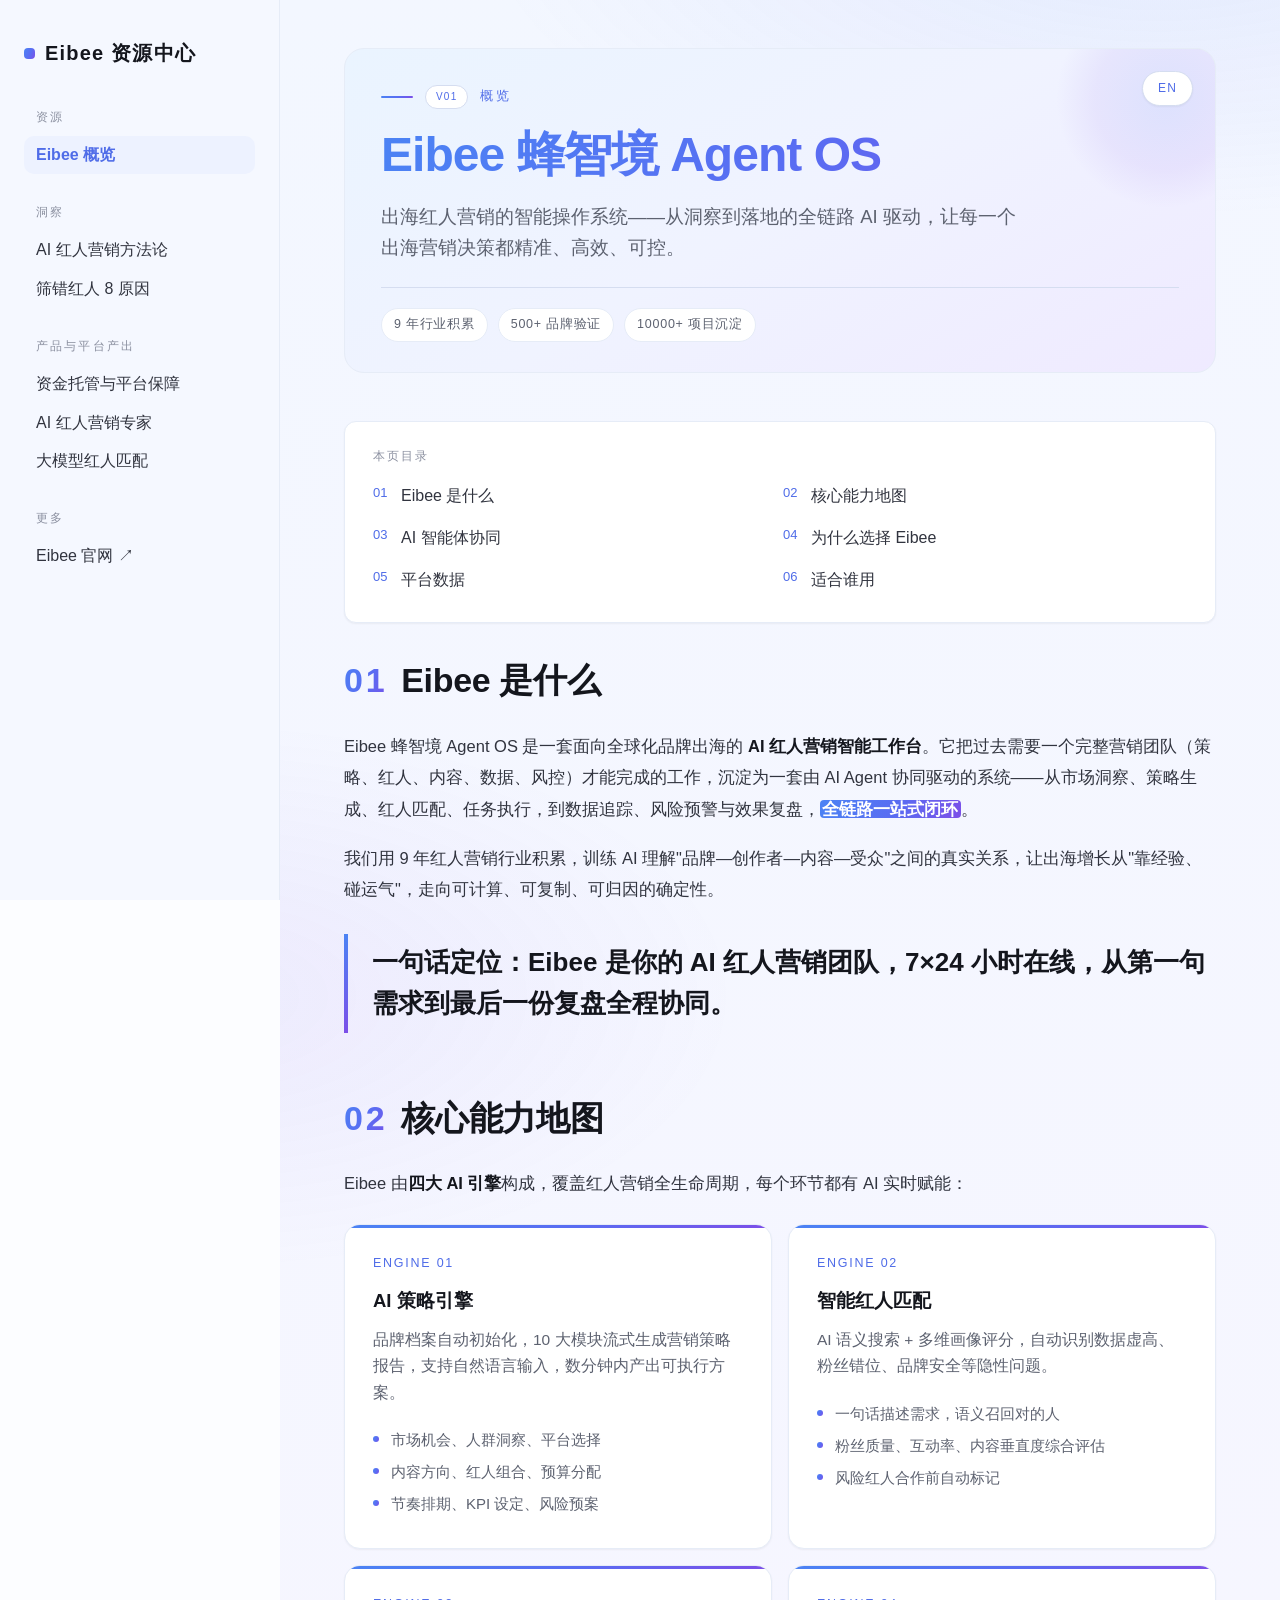
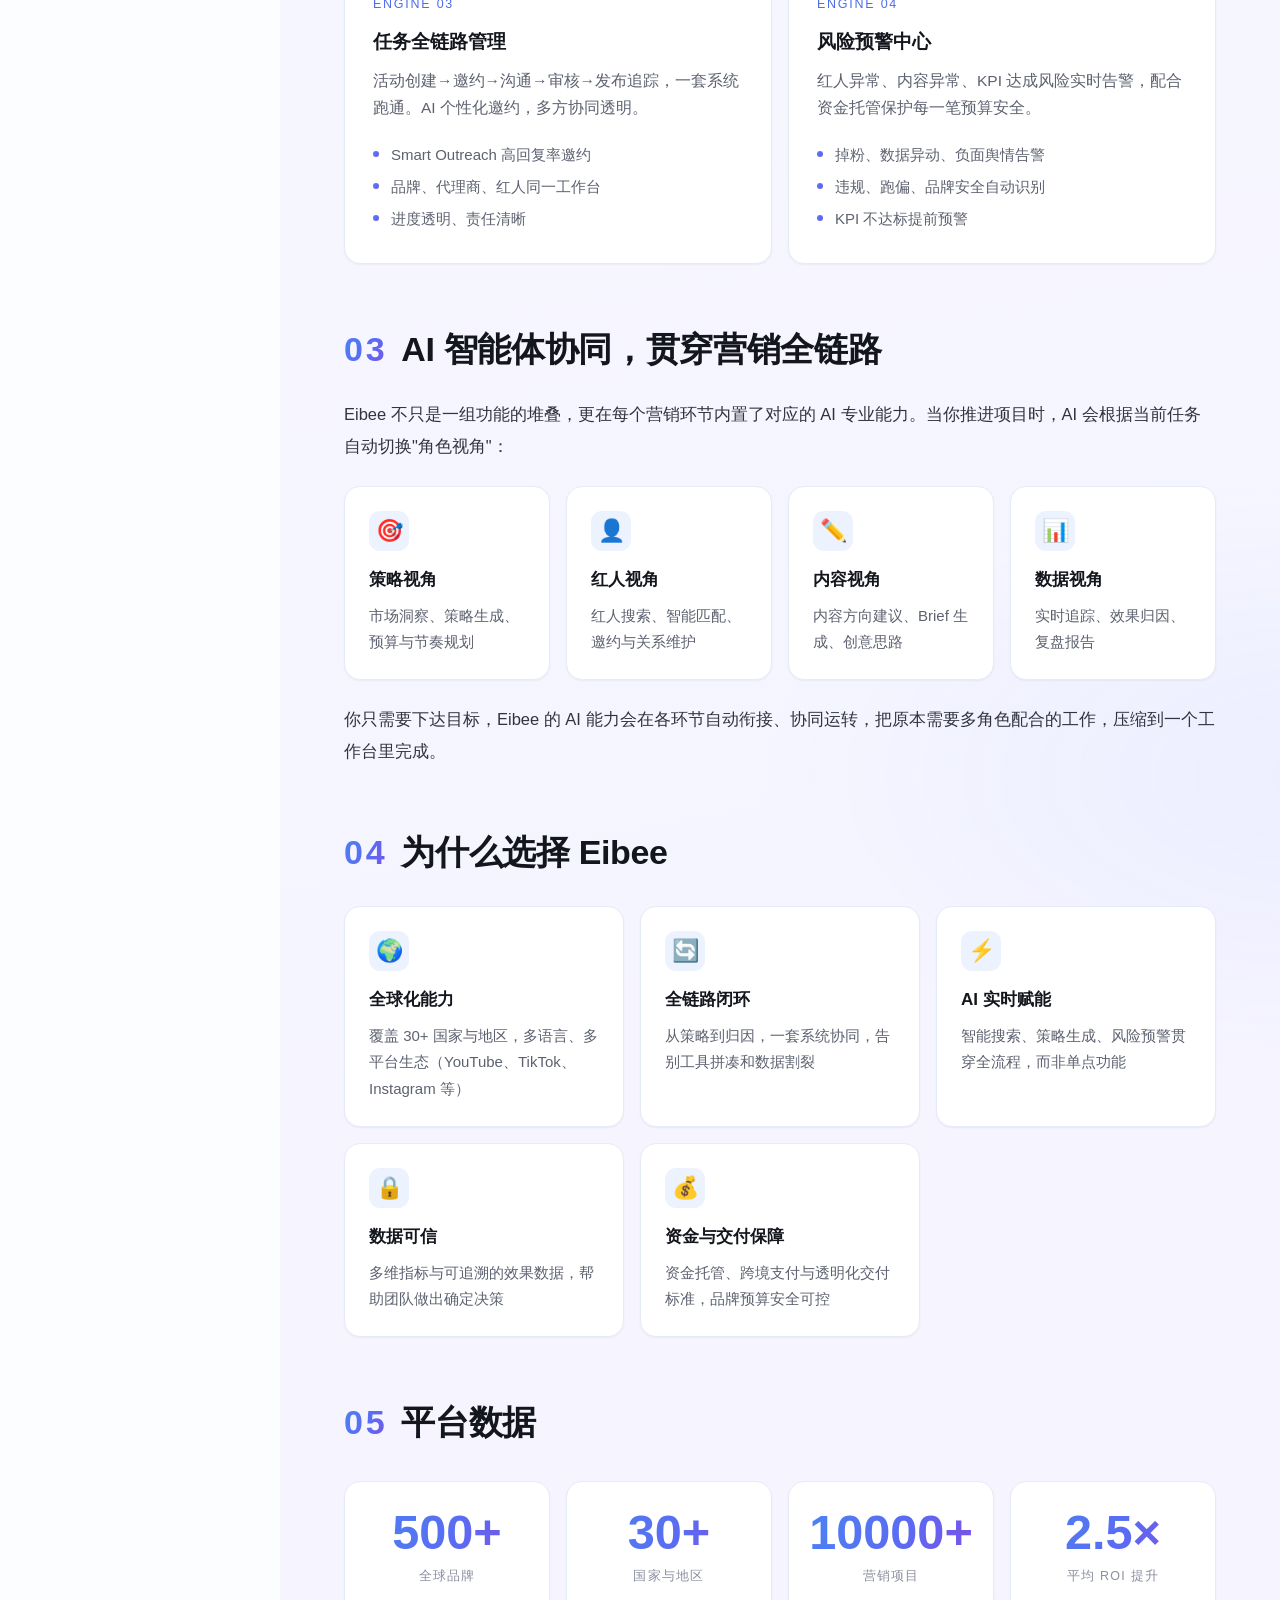
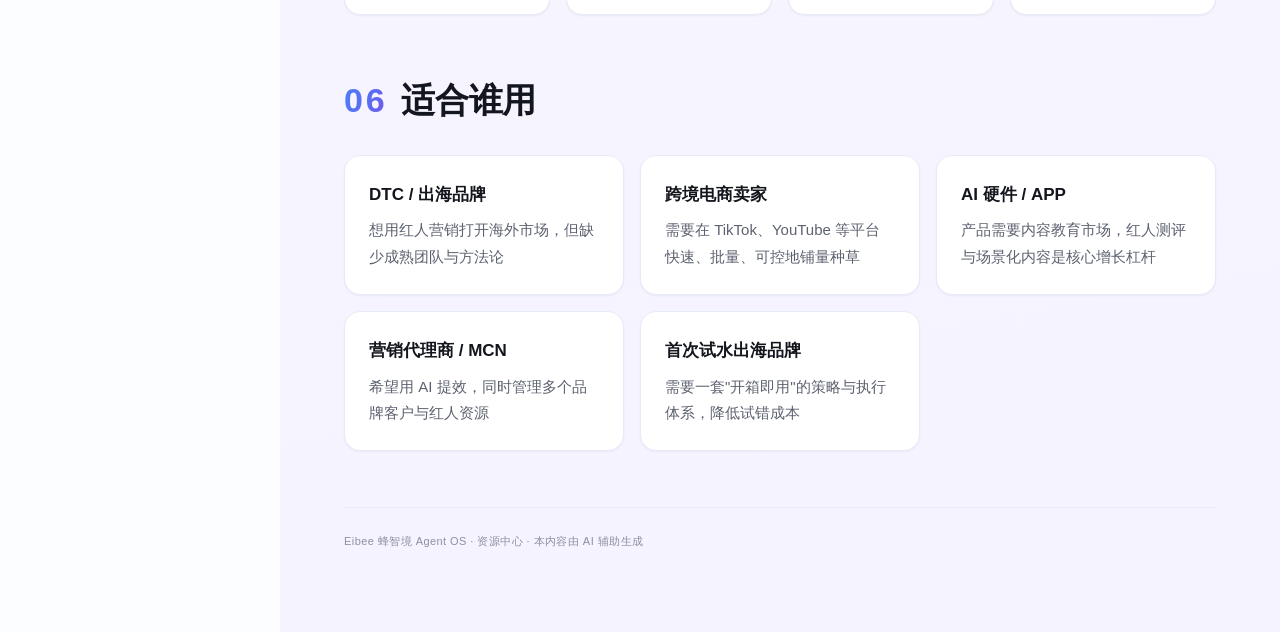
<file: index.html>
<!doctype html>
<html lang="zh-CN">
<head>
<meta charset="utf-8">
<meta name="viewport" content="width=device-width,initial-scale=1">
<title>Eibee 蜂智境 Agent OS · Eibee 资源中心</title>
<style>
:root{--paper:#fcfdff;--paper-2:#f5f8ff;--bg-soft:#eef4ff;--panel:#ffffff;--line:#e6ecf7;--line-strong:#d5ddf0;--ink:#14161d;--ink-2:#31343f;--ink-3:#5d6270;--grey:#8b90a0;--blue:#4b83f4;--indigo:#5468f0;--violet:#6a5cf0;--primary:#7459d9;--primary-hover:#8b73e5;--primary-active:#4b3a8c;--primary-soft:#edf2ff;--link:#4f6ce8;--grad:linear-gradient(115deg,#4b83f4 0%,#5a6cf2 55%,#7c4fe8 100%);--band:linear-gradient(150deg,#eaf4ff 0%,#f0f3ff 50%,#efeaff 100%);--shadow-sm:0 1px 2px rgba(20,22,29,.05);--shadow-md:0 8px 24px rgba(20,22,29,.07);--shadow-acc:0 8px 24px rgba(84,104,240,.14);--r-lg:16px;--r-md:12px;--title:'CreatorOS Alibaba PuHuiTi Medium','Alibaba PuHuiTi Medium','Alibaba PuHuiTi 3.0 65 Medium','PingFang SC','Microsoft YaHei',sans-serif;--mono:'CreatorOS Alibaba PuHuiTi Web','Alibaba PuHuiTi','Alibaba PuHuiTi 3.0 55 Regular','PingFang SC','Microsoft YaHei',sans-serif;--sans:'CreatorOS Alibaba PuHuiTi Web','Alibaba PuHuiTi','Alibaba PuHuiTi 3.0 55 Regular','PingFang SC','Microsoft YaHei',sans-serif;--sidebar-w:280px}*,*::before,*::after{box-sizing:border-box;margin:0;padding:0}html{scroll-behavior:smooth;-webkit-text-size-adjust:100%}body{font-family:var(--sans);background:var(--paper);color:var(--ink);line-height:1.75;font-size:16.5px;-webkit-font-smoothing:antialiased;-moz-osx-font-smoothing:grayscale}h1,h2,h3,h4,h5,h6,.sidebar-logo,.sidebar-group-title,.toc-title{font-family:var(--title)}::selection{background:#4b83f4;color:#fff}.page-wrap{display:flex;min-height:100vh}.sidebar{width:var(--sidebar-w);min-width:var(--sidebar-w);background:var(--paper-2);border-right:1px solid var(--line);padding:36px 0;position:fixed;top:0;left:0;bottom:0;overflow-y:auto;z-index:100}.sidebar-inner{padding:0 24px}.sidebar-logo{display:flex;align-items:center;gap:10px;font-family:var(--title);font-size:20px;font-weight:700;letter-spacing:.06em;color:var(--ink);text-decoration:none;margin-bottom:36px}.sidebar-logo::before{content:"";width:11px;height:11px;border-radius:4px;background:var(--grad);flex:none}.sidebar-group{margin-bottom:28px}.sidebar-group-title{font-family:var(--title);font-size:12px;letter-spacing:.18em;color:var(--grey);text-transform:uppercase;padding:0 12px;margin-bottom:8px}.sidebar-item{display:flex;align-items:center;gap:10px;padding:8px 12px;border-radius:10px;font-size:16px;color:var(--ink-2);text-decoration:none;transition:background .15s,color .15s;line-height:1.4}.sidebar-item:hover{background:var(--primary-soft);color:var(--link)}.sidebar-item.active{background:var(--primary-soft);color:var(--link);font-weight:600}.sidebar-item .si-icon{display:none}.sidebar-item.sub{padding-left:34px;font-size:16px;color:var(--ink-3)}.sidebar-item.sub.active{color:var(--link);background:var(--primary-soft)}.lang-toggle{position:absolute;top:22px;right:22px;z-index:5;padding:6px 15px;border-radius:999px;background:var(--panel);color:var(--link);border:1px solid var(--line-strong);font-family:var(--mono);font-size:12px;letter-spacing:.1em;text-decoration:none;cursor:pointer;box-shadow:var(--shadow-sm);transition:background .15s,border-color .15s,color .15s,box-shadow .15s}.lang-toggle:hover{background:var(--grad);border-color:transparent;color:#fff;box-shadow:var(--shadow-acc)}.sidebar-toggle{display:none;position:fixed;top:16px;left:16px;z-index:200;width:40px;height:40px;border-radius:10px;background:var(--panel);color:var(--ink);border:1px solid var(--line-strong);font-size:18px;cursor:pointer;align-items:center;justify-content:center;box-shadow:var(--shadow-sm)}.main{margin-left:var(--sidebar-w);flex:1;min-width:0;background:radial-gradient(1100px 480px at 88% -80px,rgba(91,124,244,.11),transparent 62%),radial-gradient(900px 460px at -80px 26%,rgba(124,79,232,.075),transparent 60%),radial-gradient(1000px 520px at 105% 62%,rgba(91,124,244,.06),transparent 58%),linear-gradient(170deg,#f3f7ff 0%,#f6f6ff 45%,#f5f3ff 100%)}.main-inner{position:relative;max-width:none;margin:0;padding:48px 64px 80px}.doc-hero{margin-bottom:48px;position:relative;background:var(--band);border:1px solid var(--line);border-radius:20px;padding:36px 36px 30px;overflow:hidden}.doc-hero::after{content:"";position:absolute;top:-60px;right:-60px;width:220px;height:220px;border-radius:50%;background:radial-gradient(circle,rgba(91,124,244,.13) 0%,rgba(124,79,232,.08) 45%,transparent 70%);pointer-events:none}.doc-eyebrow{font-family:var(--mono);font-size:12.5px;letter-spacing:.2em;color:var(--link);margin-bottom:16px;display:flex;align-items:center;gap:12px}.doc-eyebrow::before{content:"";width:32px;height:2px;border-radius:2px;background:var(--grad)}.doc-eyebrow .cat-tag{display:inline-block;padding:2px 10px;border-radius:999px;background:var(--panel);color:var(--link);border:1px solid var(--line-strong);font-size:10px;letter-spacing:.12em}.doc-title{font-size:clamp(30px,4.2vw,48px);font-weight:900;line-height:1.25;letter-spacing:-.02em;background:var(--grad);-webkit-background-clip:text;background-clip:text;-webkit-text-fill-color:transparent;color:var(--indigo);margin-bottom:16px}.doc-subtitle{font-size:18.5px;color:var(--ink-3);line-height:1.7;max-width:640px}.doc-meta{display:flex;gap:10px;flex-wrap:wrap;margin-top:24px;padding-top:20px;border-top:1px solid var(--line-strong);font-family:var(--mono);font-size:12.5px;letter-spacing:.06em;color:var(--ink-3)}.doc-meta span{display:flex;align-items:center;gap:6px;padding:5px 12px;border-radius:999px;background:var(--panel);border:1px solid var(--line)}.sec{margin-bottom:56px;scroll-margin-top:24px}.sec-head{display:flex;align-items:baseline;gap:14px;margin-bottom:20px}.sec-num{font-family:var(--mono);font-size:clamp(26px,3vw,34px);font-weight:700;background:var(--grad);-webkit-background-clip:text;background-clip:text;-webkit-text-fill-color:transparent;color:var(--indigo);letter-spacing:.08em;min-width:32px}.sec-title{font-size:clamp(26px,3vw,34px);font-weight:800;line-height:1.3;letter-spacing:-.01em;color:var(--ink)}.sec-lead{font-size:18px;color:var(--ink-3);line-height:1.8;margin-bottom:20px}.sec p{margin-bottom:18px;color:var(--ink-2);font-size:16.5px;line-height:1.9}.sec strong{color:var(--ink);font-weight:700}.hl{background:var(--grad);color:#fff;padding:0 .15em;border-radius:4px;font-weight:600}.pull{font-weight:800;font-size:clamp(20px,2.4vw,26px);line-height:1.6;border-left:4px solid transparent;border-image:linear-gradient(180deg,#4b83f4,#7c4fe8) 1;padding:8px 0 8px 24px;margin:28px 0;color:var(--ink)}.cards{display:grid;gap:16px;margin:24px 0}.cards-2{grid-template-columns:repeat(2,1fr)}.cards-3{grid-template-columns:repeat(3,1fr)}.cards-4{grid-template-columns:repeat(4,1fr)}.card{background:var(--panel);border:1px solid var(--line);border-radius:var(--r-lg);padding:24px;box-shadow:var(--shadow-sm);transition:transform .2s,box-shadow .2s,border-color .2s}.card:hover{transform:translateY(-3px);border-color:#a8b8f5;box-shadow:var(--shadow-acc)}.card-icon{width:40px;height:40px;border-radius:11px;background:var(--primary-soft);color:var(--link);display:flex;align-items:center;justify-content:center;font-size:22px;margin-bottom:14px}.card h4{font-size:17px;font-weight:700;margin-bottom:8px;color:var(--ink)}.card p{font-size:15px;color:var(--ink-3);line-height:1.75;margin:0}.feat-card{background:var(--panel);border:1px solid var(--line);border-radius:var(--r-lg);padding:28px;position:relative;overflow:hidden;box-shadow:var(--shadow-sm);transition:transform .2s,box-shadow .2s,border-color .2s}.feat-card:hover{transform:translateY(-3px);border-color:#a8b8f5;box-shadow:var(--shadow-acc)}.feat-card::before{content:"";position:absolute;top:0;left:0;right:0;height:3px;background:var(--grad)}.feat-card .fc-num{font-family:var(--mono);font-size:12.5px;letter-spacing:.14em;color:var(--link);margin-bottom:10px}.feat-card h4{font-size:18.5px;font-weight:700;margin-bottom:10px;color:var(--ink)}.feat-card p{font-size:15.5px;color:var(--ink-3);line-height:1.7}.feat-card ul{margin:12px 0 0;padding:0;list-style:none}.feat-card ul li{font-size:15px;color:var(--ink-3);padding:4px 0;padding-left:18px;position:relative;line-height:1.6}.feat-card ul li::before{content:"";position:absolute;left:0;top:12px;width:6px;height:6px;border-radius:50%;background:var(--grad)}.acc-band{background:var(--band);border:1px solid var(--line);border-radius:18px;padding:clamp(28px,4vw,48px);margin:32px 0}.acc-band .sec-title{color:var(--ink)}.stats-row{display:grid;gap:16px;margin:28px 0}.stats-4{grid-template-columns:repeat(4,1fr)}.stats-3{grid-template-columns:repeat(3,1fr)}.stat{text-align:center;padding:26px 16px;background:var(--panel);border:1px solid var(--line);border-radius:var(--r-lg);box-shadow:var(--shadow-sm);transition:border-color .2s,box-shadow .2s,transform .2s}.stat:hover{border-color:#a8b8f5;box-shadow:var(--shadow-acc);transform:translateY(-3px)}.stat .num{font-size:clamp(32px,3.8vw,50px);font-weight:900;background:var(--grad);-webkit-background-clip:text;background-clip:text;-webkit-text-fill-color:transparent;color:var(--indigo);line-height:1;font-variant-numeric:tabular-nums}.stat .label{font-family:var(--mono);font-size:12.5px;letter-spacing:.1em;color:var(--grey);margin-top:10px}.table-wrap{overflow-x:auto;margin:24px 0}table{width:100%;border-collapse:collapse;font-size:15.5px}th{text-align:left;padding:14px 16px;font-family:var(--mono);font-size:12.5px;letter-spacing:.1em;color:var(--link);border-bottom:2px solid transparent;border-image:linear-gradient(90deg,#4b83f4,#7c4fe8) 1;text-transform:uppercase}td{padding:16px 18px;border-bottom:1px solid var(--line);color:var(--ink-2)}tr:hover td{background:var(--paper-2)}.steps{margin:28px 0;position:relative}.step{display:flex;gap:20px;margin-bottom:24px;position:relative}.step:last-child{margin-bottom:0}.step-marker{width:40px;height:40px;flex:none;border-radius:50%;background:var(--grad);color:#fff;display:flex;align-items:center;justify-content:center;font-family:var(--mono);font-weight:700;font-size:15px}.step-body h4{font-size:17px;font-weight:700;margin-bottom:6px;color:var(--ink)}.step-body p{font-size:15.5px;color:var(--ink-3);margin:0;line-height:1.7}.doc-footer{margin-top:48px;padding-top:24px;border-top:1px solid var(--line);font-family:var(--mono);font-size:11px;letter-spacing:.04em;color:var(--grey);line-height:1.8}.toc{background:var(--panel);border:1px solid var(--line);border-radius:var(--r-md);padding:24px 28px;margin:28px 0;box-shadow:var(--shadow-sm)}.toc-title{font-family:var(--title);font-size:11.5px;letter-spacing:.18em;color:var(--grey);text-transform:uppercase;margin-bottom:12px}.toc-list{list-style:none;display:grid;grid-template-columns:repeat(2,1fr);gap:6px}.toc-list a{color:var(--ink-2);text-decoration:none;font-size:16px;padding:4px 0;display:flex;gap:8px;transition:color .15s}.toc-list a:hover{color:var(--link)}.toc-list a .tn{font-family:var(--mono);font-size:13px;color:var(--link);min-width:20px}@media(max-width:900px){.sidebar{transform:translateX(-100%);transition:transform .25s;box-shadow:8px 0 40px rgba(20,22,29,.18)}.sidebar.open{transform:translateX(0)}.sidebar-toggle{display:flex}.main{margin-left:0}.main-inner{padding:32px 20px 60px}.lang-toggle{top:14px;right:14px}.doc-hero{padding:26px 22px 24px}.cards-2,.cards-3,.cards-4{grid-template-columns:1fr}.stats-4,.stats-3{grid-template-columns:repeat(2,1fr)}.toc-list{grid-template-columns:1fr}}@media(max-width:560px){.stats-4,.stats-3{grid-template-columns:1fr}}@media print{.sidebar,.sidebar-toggle,.lang-toggle{display:none!important}.main{margin-left:0}.main-inner{max-width:100%;padding:0}.sec{break-inside:avoid}.card,.feat-card,.stat,.acc-band,.doc-hero{break-inside:avoid;box-shadow:none}.doc-title,.sec-num,.stat .num{-webkit-text-fill-color:currentColor;color:var(--indigo)}}
</style>
</head>
<body>
<div class="page-wrap">
<aside class="sidebar" id="sidebar">
  <div class="sidebar-inner">
    <a class="sidebar-logo" href="index.html?sharecode=LYEO55FTEU">Eibee 资源中心</a>
    <div class="sidebar-group">
  <div class="sidebar-group-title">资源</div>
  <a class="sidebar-item active" href="index.html?sharecode=LYEO55FTEU"><span class="si-icon">›</span>Eibee 概览</a>
</div><div class="sidebar-group">
  <div class="sidebar-group-title">洞察</div>
  <a class="sidebar-item" href="methodology.html?sharecode=LYEO55FTEU"><span class="si-icon">›</span>AI 红人营销方法论</a><a class="sidebar-item" href="8-mistakes.html?sharecode=LYEO55FTEU"><span class="si-icon">›</span>筛错红人 8 原因</a>
</div><div class="sidebar-group">
  <div class="sidebar-group-title">产品与平台产出</div>
  <a class="sidebar-item" href="fund-escrow.html?sharecode=LYEO55FTEU"><span class="si-icon">›</span>资金托管与平台保障</a><a class="sidebar-item" href="ai-expert.html?sharecode=LYEO55FTEU"><span class="si-icon">›</span>AI 红人营销专家</a><a class="sidebar-item" href="llm-matching.html?sharecode=LYEO55FTEU"><span class="si-icon">›</span>大模型红人匹配</a>
</div>
<div class="sidebar-group">
  <div class="sidebar-group-title">更多</div>
  <a class="sidebar-item" href="https://www.eibee.ai" target="_blank" rel="noopener"><span class="si-icon">›</span>Eibee 官网 ↗</a>
</div>
  </div>
</aside>
<button class="sidebar-toggle" id="sidebarToggle">☰</button>
<main class="main"><div class="main-inner">
<div class="doc-hero"><a class="lang-toggle" href="index-en.html?sharecode=LYEO55FTEU">EN</a>
  <div class="doc-eyebrow"><span class="cat-tag">V01</span> 概览</div>
  <h1 class="doc-title">Eibee 蜂智境 Agent OS</h1>
  <p class="doc-subtitle">出海红人营销的智能操作系统——从洞察到落地的全链路 AI 驱动，让每一个出海营销决策都精准、高效、可控。</p>
  <div class="doc-meta"><span>9 年行业积累</span><span>500+ 品牌验证</span><span>10000+ 项目沉淀</span></div>
</div>
<div class="toc"><div class="toc-title">本页目录</div><div class="toc-list"><a href="#s1"><span class="tn">01</span>Eibee 是什么</a><a href="#s2"><span class="tn">02</span>核心能力地图</a><a href="#s3"><span class="tn">03</span>AI 智能体协同</a><a href="#s4"><span class="tn">04</span>为什么选择 Eibee</a><a href="#s5"><span class="tn">05</span>平台数据</a><a href="#s6"><span class="tn">06</span>适合谁用</a></div></div>

<section class="sec" id="s1">
  <div class="sec-head"><span class="sec-num">01</span><h2 class="sec-title">Eibee 是什么</h2></div>
  <p>Eibee 蜂智境 Agent OS 是一套面向全球化品牌出海的 <strong>AI 红人营销智能工作台</strong>。它把过去需要一个完整营销团队（策略、红人、内容、数据、风控）才能完成的工作，沉淀为一套由 AI Agent 协同驱动的系统——从市场洞察、策略生成、红人匹配、任务执行，到数据追踪、风险预警与效果复盘，<span class="hl">全链路一站式闭环</span>。</p>
  <p>我们用 9 年红人营销行业积累，训练 AI 理解"品牌—创作者—内容—受众"之间的真实关系，让出海增长从"靠经验、碰运气"，走向可计算、可复制、可归因的确定性。</p>
  <div class="pull">一句话定位：Eibee 是你的 AI 红人营销团队，7×24 小时在线，从第一句需求到最后一份复盘全程协同。</div>
</section>

<section class="sec" id="s2">
  <div class="sec-head"><span class="sec-num">02</span><h2 class="sec-title">核心能力地图</h2></div>
  <p>Eibee 由<strong>四大 AI 引擎</strong>构成，覆盖红人营销全生命周期，每个环节都有 AI 实时赋能：</p>
  <div class="cards cards-2">
    <div class="feat-card">
      <div class="fc-num">ENGINE 01</div>
      <h4>AI 策略引擎</h4>
      <p>品牌档案自动初始化，10 大模块流式生成营销策略报告，支持自然语言输入，数分钟内产出可执行方案。</p>
      <ul>
        <li>市场机会、人群洞察、平台选择</li>
        <li>内容方向、红人组合、预算分配</li>
        <li>节奏排期、KPI 设定、风险预案</li>
      </ul>
    </div>
    <div class="feat-card">
      <div class="fc-num">ENGINE 02</div>
      <h4>智能红人匹配</h4>
      <p>AI 语义搜索 + 多维画像评分，自动识别数据虚高、粉丝错位、品牌安全等隐性问题。</p>
      <ul>
        <li>一句话描述需求，语义召回对的人</li>
        <li>粉丝质量、互动率、内容垂直度综合评估</li>
        <li>风险红人合作前自动标记</li>
      </ul>
    </div>
    <div class="feat-card">
      <div class="fc-num">ENGINE 03</div>
      <h4>任务全链路管理</h4>
      <p>活动创建→邀约→沟通→审核→发布追踪，一套系统跑通。AI 个性化邀约，多方协同透明。</p>
      <ul>
        <li>Smart Outreach 高回复率邀约</li>
        <li>品牌、代理商、红人同一工作台</li>
        <li>进度透明、责任清晰</li>
      </ul>
    </div>
    <div class="feat-card">
      <div class="fc-num">ENGINE 04</div>
      <h4>风险预警中心</h4>
      <p>红人异常、内容异常、KPI 达成风险实时告警，配合资金托管保护每一笔预算安全。</p>
      <ul>
        <li>掉粉、数据异动、负面舆情告警</li>
        <li>违规、跑偏、品牌安全自动识别</li>
        <li>KPI 不达标提前预警</li>
      </ul>
    </div>
  </div>
</section>

<section class="sec" id="s3">
  <div class="sec-head"><span class="sec-num">03</span><h2 class="sec-title">AI 智能体协同，贯穿营销全链路</h2></div>
  <p>Eibee 不只是一组功能的堆叠，更在每个营销环节内置了对应的 AI 专业能力。当你推进项目时，AI 会根据当前任务自动切换"角色视角"：</p>
  <div class="cards cards-4">
    <div class="card"><div class="card-icon">🎯</div><h4>策略视角</h4><p>市场洞察、策略生成、预算与节奏规划</p></div>
    <div class="card"><div class="card-icon">👤</div><h4>红人视角</h4><p>红人搜索、智能匹配、邀约与关系维护</p></div>
    <div class="card"><div class="card-icon">✏️</div><h4>内容视角</h4><p>内容方向建议、Brief 生成、创意思路</p></div>
    <div class="card"><div class="card-icon">📊</div><h4>数据视角</h4><p>实时追踪、效果归因、复盘报告</p></div>
  </div>
  <p>你只需要下达目标，Eibee 的 AI 能力会在各环节自动衔接、协同运转，把原本需要多角色配合的工作，压缩到一个工作台里完成。</p>
</section>

<section class="sec" id="s4">
  <div class="sec-head"><span class="sec-num">04</span><h2 class="sec-title">为什么选择 Eibee</h2></div>
  <div class="cards cards-3">
    <div class="card"><div class="card-icon">🌍</div><h4>全球化能力</h4><p>覆盖 30+ 国家与地区，多语言、多平台生态（YouTube、TikTok、Instagram 等）</p></div>
    <div class="card"><div class="card-icon">🔄</div><h4>全链路闭环</h4><p>从策略到归因，一套系统协同，告别工具拼凑和数据割裂</p></div>
    <div class="card"><div class="card-icon">⚡</div><h4>AI 实时赋能</h4><p>智能搜索、策略生成、风险预警贯穿全流程，而非单点功能</p></div>
    <div class="card"><div class="card-icon">🔒</div><h4>数据可信</h4><p>多维指标与可追溯的效果数据，帮助团队做出确定决策</p></div>
    <div class="card"><div class="card-icon">💰</div><h4>资金与交付保障</h4><p>资金托管、跨境支付与透明化交付标准，品牌预算安全可控</p></div>
  </div>
</section>

<section class="sec" id="s5">
  <div class="sec-head"><span class="sec-num" style="color:var(--acc)">05</span><h2 class="sec-title">平台数据</h2></div>
  <div class="stats-row stats-4">
    <div class="stat"><div class="num">500+</div><div class="label">全球品牌</div></div>
    <div class="stat"><div class="num">30+</div><div class="label">国家与地区</div></div>
    <div class="stat"><div class="num">10000+</div><div class="label">营销项目</div></div>
    <div class="stat"><div class="num">2.5×</div><div class="label">平均 ROI 提升</div></div>
  </div>
</section>

<section class="sec" id="s6">
  <div class="sec-head"><span class="sec-num">06</span><h2 class="sec-title">适合谁用</h2></div>
  <div class="cards cards-3">
    <div class="card"><h4>DTC / 出海品牌</h4><p>想用红人营销打开海外市场，但缺少成熟团队与方法论</p></div>
    <div class="card"><h4>跨境电商卖家</h4><p>需要在 TikTok、YouTube 等平台快速、批量、可控地铺量种草</p></div>
    <div class="card"><h4>AI 硬件 / APP</h4><p>产品需要内容教育市场，红人测评与场景化内容是核心增长杠杆</p></div>
    <div class="card"><h4>营销代理商 / MCN</h4><p>希望用 AI 提效，同时管理多个品牌客户与红人资源</p></div>
    <div class="card"><h4>首次试水出海品牌</h4><p>需要一套"开箱即用"的策略与执行体系，降低试错成本</p></div>
  </div>
</section>

<div class="doc-footer">
  Eibee 蜂智境 Agent OS · 资源中心 · 本内容由 AI 辅助生成
</div>
</div></main>
</div>
<script>
document.getElementById('sidebarToggle').addEventListener('click',function(){
  document.getElementById('sidebar').classList.toggle('open');
});
document.addEventListener('click',function(e){
  if(!e.target.closest('.sidebar')&&!e.target.closest('.sidebar-toggle')){
    document.getElementById('sidebar').classList.remove('open');
  }
});
</script>
</body>
</html>
</file>
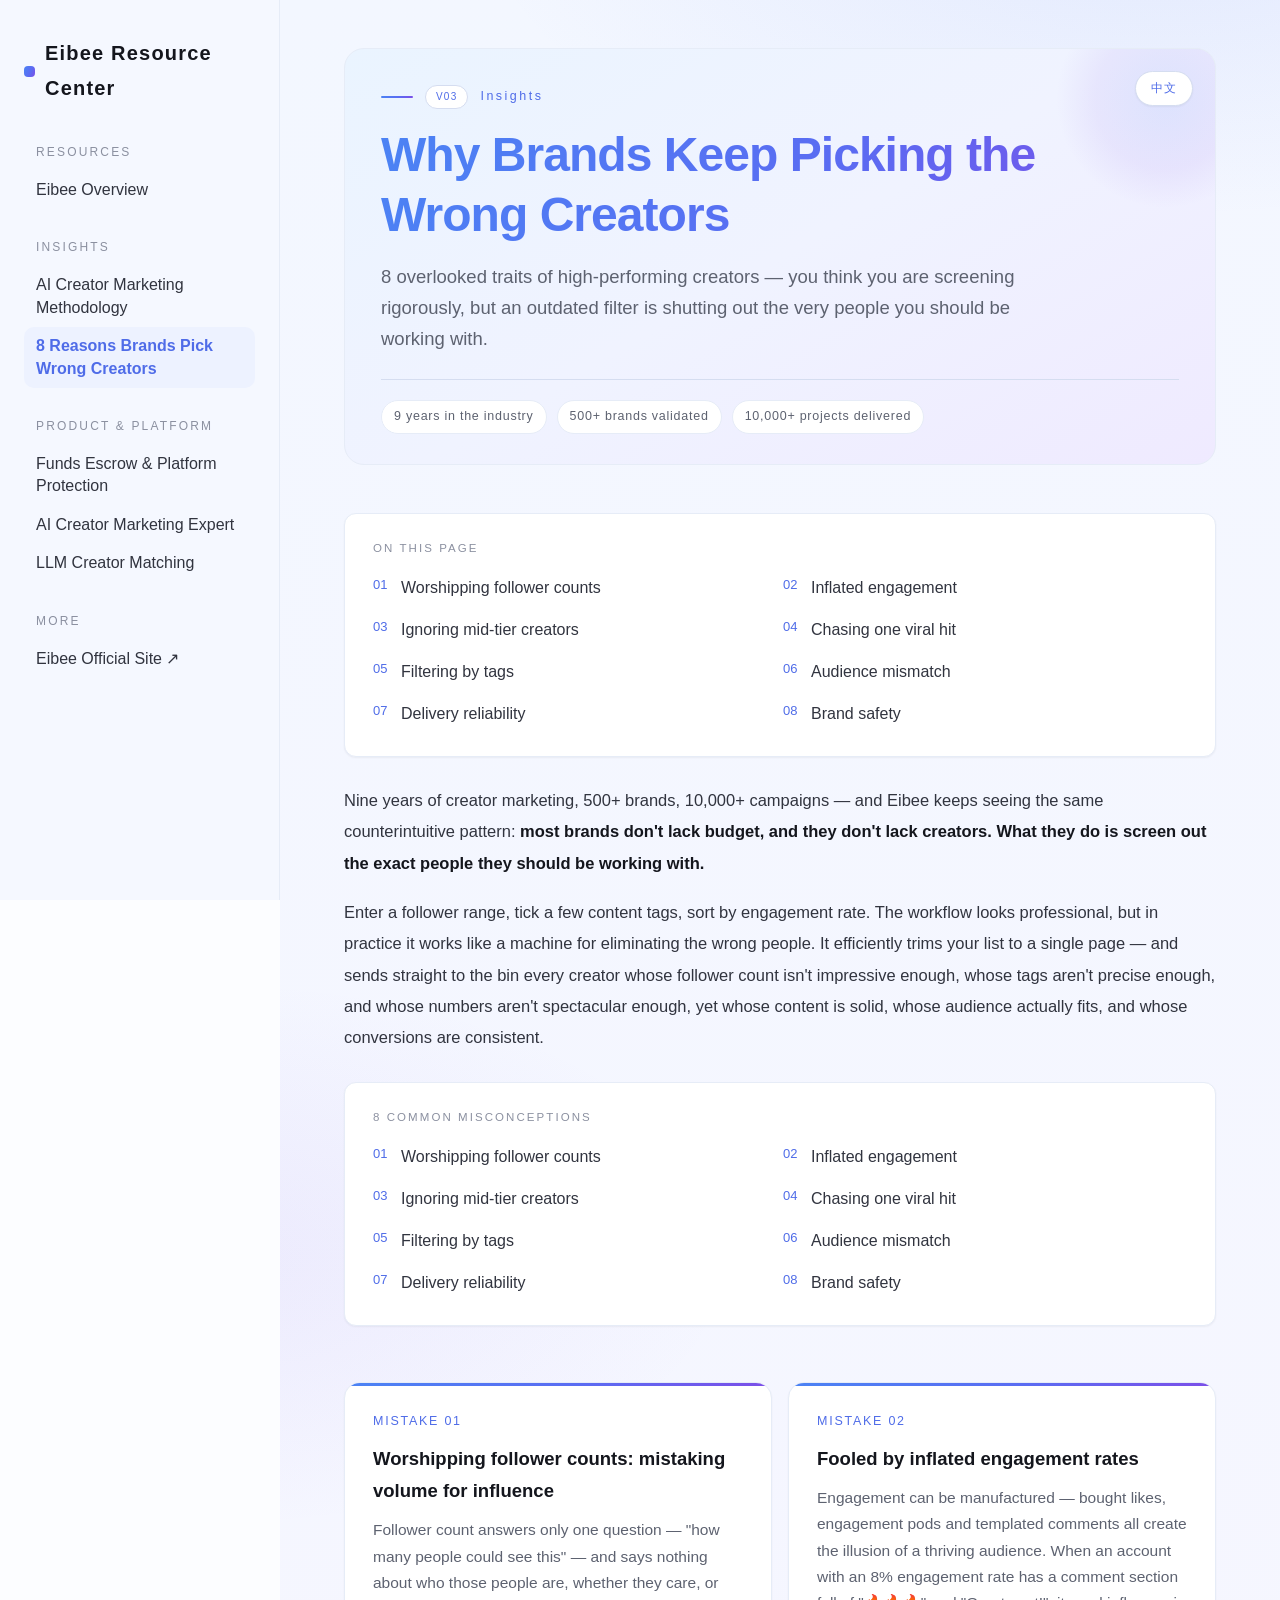
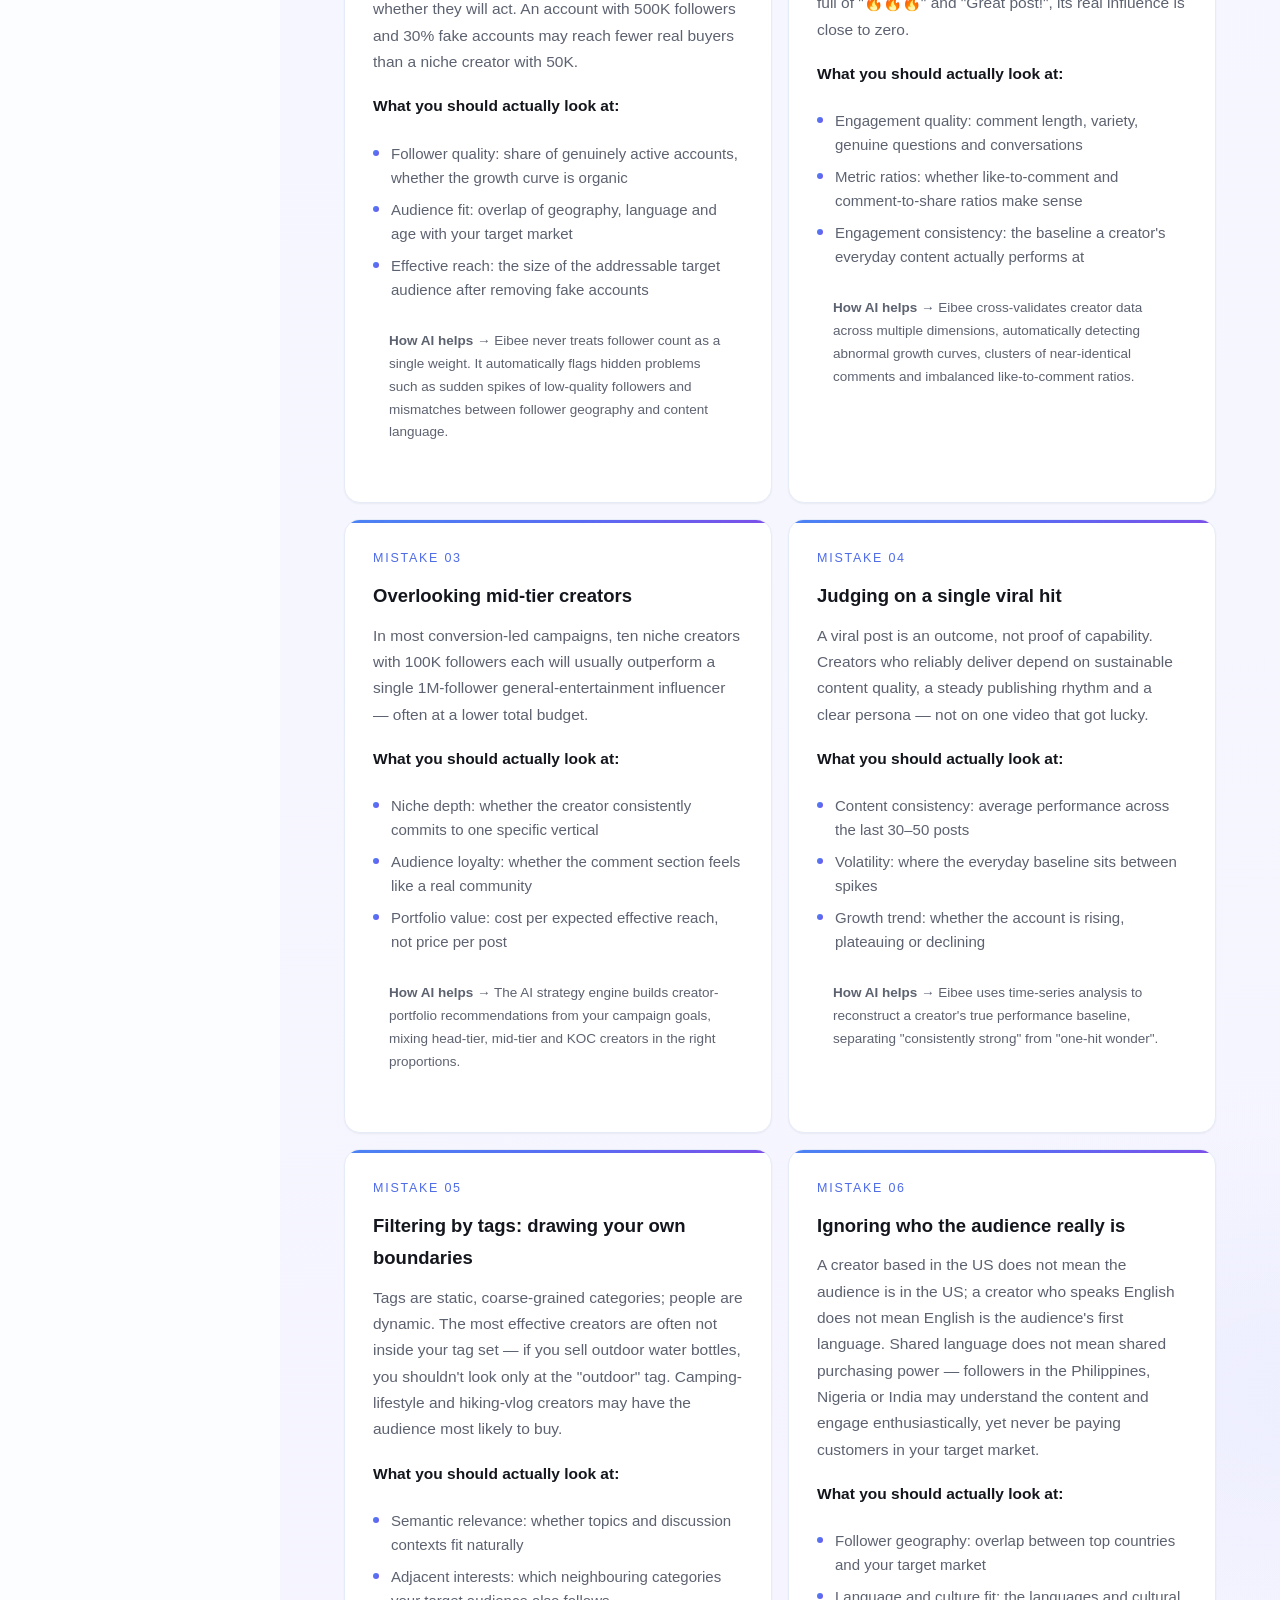
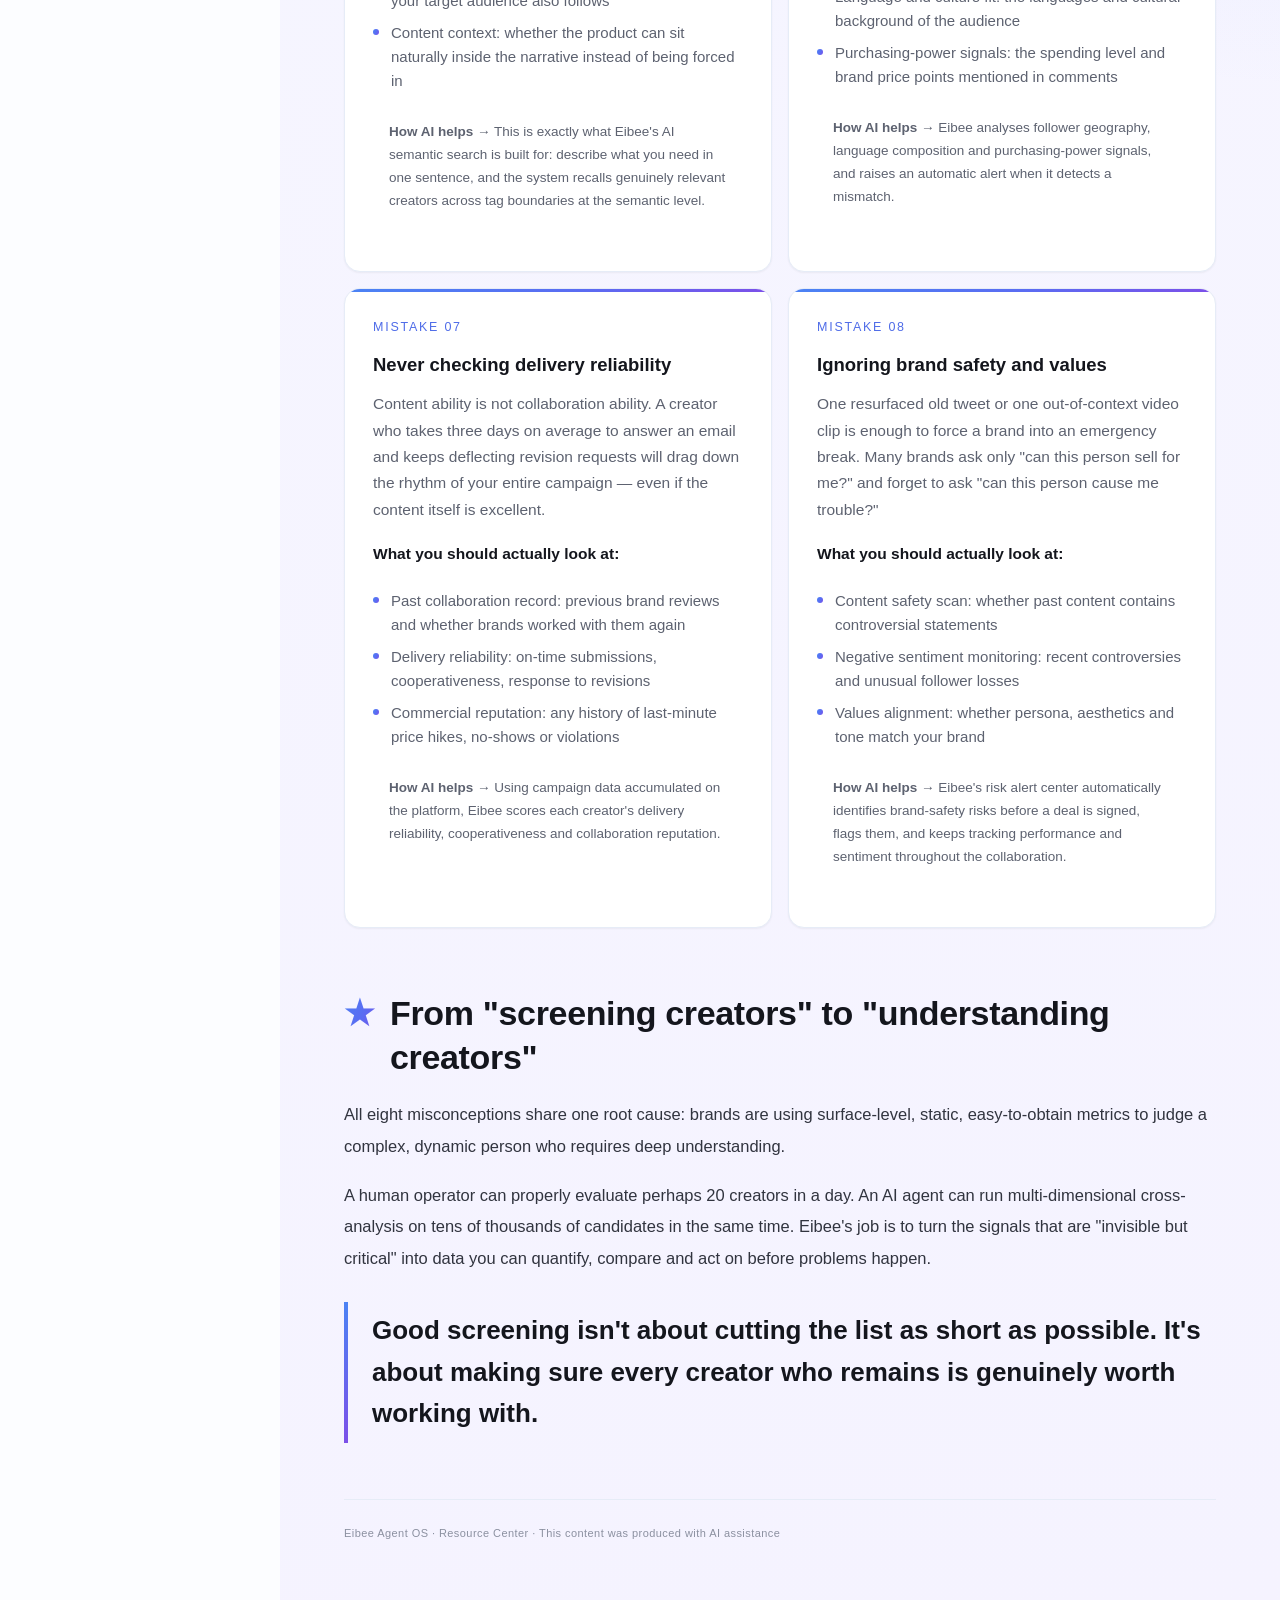
<file: 8-mistakes-en.html>
<!doctype html>
<html lang="en">
<head>
<meta charset="utf-8">
<meta name="viewport" content="width=device-width,initial-scale=1">
<title>Why Brands Keep Picking the Wrong Creators · Eibee Resource Center</title>
<style>
:root{--paper:#fcfdff;--paper-2:#f5f8ff;--bg-soft:#eef4ff;--panel:#ffffff;--line:#e6ecf7;--line-strong:#d5ddf0;--ink:#14161d;--ink-2:#31343f;--ink-3:#5d6270;--grey:#8b90a0;--blue:#4b83f4;--indigo:#5468f0;--violet:#6a5cf0;--primary:#7459d9;--primary-hover:#8b73e5;--primary-active:#4b3a8c;--primary-soft:#edf2ff;--link:#4f6ce8;--grad:linear-gradient(115deg,#4b83f4 0%,#5a6cf2 55%,#7c4fe8 100%);--band:linear-gradient(150deg,#eaf4ff 0%,#f0f3ff 50%,#efeaff 100%);--shadow-sm:0 1px 2px rgba(20,22,29,.05);--shadow-md:0 8px 24px rgba(20,22,29,.07);--shadow-acc:0 8px 24px rgba(84,104,240,.14);--r-lg:16px;--r-md:12px;--title:'CreatorOS Alibaba PuHuiTi Medium','Alibaba PuHuiTi Medium','Alibaba PuHuiTi 3.0 65 Medium','PingFang SC','Microsoft YaHei',sans-serif;--mono:'CreatorOS Alibaba PuHuiTi Web','Alibaba PuHuiTi','Alibaba PuHuiTi 3.0 55 Regular','PingFang SC','Microsoft YaHei',sans-serif;--sans:'CreatorOS Alibaba PuHuiTi Web','Alibaba PuHuiTi','Alibaba PuHuiTi 3.0 55 Regular','PingFang SC','Microsoft YaHei',sans-serif;--sidebar-w:280px}*,*::before,*::after{box-sizing:border-box;margin:0;padding:0}html{scroll-behavior:smooth;-webkit-text-size-adjust:100%}body{font-family:var(--sans);background:var(--paper);color:var(--ink);line-height:1.75;font-size:16.5px;-webkit-font-smoothing:antialiased;-moz-osx-font-smoothing:grayscale}h1,h2,h3,h4,h5,h6,.sidebar-logo,.sidebar-group-title,.toc-title{font-family:var(--title)}::selection{background:#4b83f4;color:#fff}.page-wrap{display:flex;min-height:100vh}.sidebar{width:var(--sidebar-w);min-width:var(--sidebar-w);background:var(--paper-2);border-right:1px solid var(--line);padding:36px 0;position:fixed;top:0;left:0;bottom:0;overflow-y:auto;z-index:100}.sidebar-inner{padding:0 24px}.sidebar-logo{display:flex;align-items:center;gap:10px;font-family:var(--title);font-size:20px;font-weight:700;letter-spacing:.06em;color:var(--ink);text-decoration:none;margin-bottom:36px}.sidebar-logo::before{content:"";width:11px;height:11px;border-radius:4px;background:var(--grad);flex:none}.sidebar-group{margin-bottom:28px}.sidebar-group-title{font-family:var(--title);font-size:12px;letter-spacing:.18em;color:var(--grey);text-transform:uppercase;padding:0 12px;margin-bottom:8px}.sidebar-item{display:flex;align-items:center;gap:10px;padding:8px 12px;border-radius:10px;font-size:16px;color:var(--ink-2);text-decoration:none;transition:background .15s,color .15s;line-height:1.4}.sidebar-item:hover{background:var(--primary-soft);color:var(--link)}.sidebar-item.active{background:var(--primary-soft);color:var(--link);font-weight:600}.sidebar-item .si-icon{display:none}.sidebar-item.sub{padding-left:34px;font-size:16px;color:var(--ink-3)}.sidebar-item.sub.active{color:var(--link);background:var(--primary-soft)}.lang-toggle{position:absolute;top:22px;right:22px;z-index:5;padding:6px 15px;border-radius:999px;background:var(--panel);color:var(--link);border:1px solid var(--line-strong);font-family:var(--mono);font-size:12px;letter-spacing:.1em;text-decoration:none;cursor:pointer;box-shadow:var(--shadow-sm);transition:background .15s,border-color .15s,color .15s,box-shadow .15s}.lang-toggle:hover{background:var(--grad);border-color:transparent;color:#fff;box-shadow:var(--shadow-acc)}.sidebar-toggle{display:none;position:fixed;top:16px;left:16px;z-index:200;width:40px;height:40px;border-radius:10px;background:var(--panel);color:var(--ink);border:1px solid var(--line-strong);font-size:18px;cursor:pointer;align-items:center;justify-content:center;box-shadow:var(--shadow-sm)}.main{margin-left:var(--sidebar-w);flex:1;min-width:0;background:radial-gradient(1100px 480px at 88% -80px,rgba(91,124,244,.11),transparent 62%),radial-gradient(900px 460px at -80px 26%,rgba(124,79,232,.075),transparent 60%),radial-gradient(1000px 520px at 105% 62%,rgba(91,124,244,.06),transparent 58%),linear-gradient(170deg,#f3f7ff 0%,#f6f6ff 45%,#f5f3ff 100%)}.main-inner{position:relative;max-width:none;margin:0;padding:48px 64px 80px}.doc-hero{margin-bottom:48px;position:relative;background:var(--band);border:1px solid var(--line);border-radius:20px;padding:36px 36px 30px;overflow:hidden}.doc-hero::after{content:"";position:absolute;top:-60px;right:-60px;width:220px;height:220px;border-radius:50%;background:radial-gradient(circle,rgba(91,124,244,.13) 0%,rgba(124,79,232,.08) 45%,transparent 70%);pointer-events:none}.doc-eyebrow{font-family:var(--mono);font-size:12.5px;letter-spacing:.2em;color:var(--link);margin-bottom:16px;display:flex;align-items:center;gap:12px}.doc-eyebrow::before{content:"";width:32px;height:2px;border-radius:2px;background:var(--grad)}.doc-eyebrow .cat-tag{display:inline-block;padding:2px 10px;border-radius:999px;background:var(--panel);color:var(--link);border:1px solid var(--line-strong);font-size:10px;letter-spacing:.12em}.doc-title{font-size:clamp(30px,4.2vw,48px);font-weight:900;line-height:1.25;letter-spacing:-.02em;background:var(--grad);-webkit-background-clip:text;background-clip:text;-webkit-text-fill-color:transparent;color:var(--indigo);margin-bottom:16px}.doc-subtitle{font-size:18.5px;color:var(--ink-3);line-height:1.7;max-width:640px}.doc-meta{display:flex;gap:10px;flex-wrap:wrap;margin-top:24px;padding-top:20px;border-top:1px solid var(--line-strong);font-family:var(--mono);font-size:12.5px;letter-spacing:.06em;color:var(--ink-3)}.doc-meta span{display:flex;align-items:center;gap:6px;padding:5px 12px;border-radius:999px;background:var(--panel);border:1px solid var(--line)}.sec{margin-bottom:56px;scroll-margin-top:24px}.sec-head{display:flex;align-items:baseline;gap:14px;margin-bottom:20px}.sec-num{font-family:var(--mono);font-size:clamp(26px,3vw,34px);font-weight:700;background:var(--grad);-webkit-background-clip:text;background-clip:text;-webkit-text-fill-color:transparent;color:var(--indigo);letter-spacing:.08em;min-width:32px}.sec-title{font-size:clamp(26px,3vw,34px);font-weight:800;line-height:1.3;letter-spacing:-.01em;color:var(--ink)}.sec-lead{font-size:18px;color:var(--ink-3);line-height:1.8;margin-bottom:20px}.sec p{margin-bottom:18px;color:var(--ink-2);font-size:16.5px;line-height:1.9}.sec strong{color:var(--ink);font-weight:700}.hl{background:var(--grad);color:#fff;padding:0 .15em;border-radius:4px;font-weight:600}.pull{font-weight:800;font-size:clamp(20px,2.4vw,26px);line-height:1.6;border-left:4px solid transparent;border-image:linear-gradient(180deg,#4b83f4,#7c4fe8) 1;padding:8px 0 8px 24px;margin:28px 0;color:var(--ink)}.cards{display:grid;gap:16px;margin:24px 0}.cards-2{grid-template-columns:repeat(2,1fr)}.cards-3{grid-template-columns:repeat(3,1fr)}.cards-4{grid-template-columns:repeat(4,1fr)}.card{background:var(--panel);border:1px solid var(--line);border-radius:var(--r-lg);padding:24px;box-shadow:var(--shadow-sm);transition:transform .2s,box-shadow .2s,border-color .2s}.card:hover{transform:translateY(-3px);border-color:#a8b8f5;box-shadow:var(--shadow-acc)}.card-icon{width:40px;height:40px;border-radius:11px;background:var(--primary-soft);color:var(--link);display:flex;align-items:center;justify-content:center;font-size:22px;margin-bottom:14px}.card h4{font-size:17px;font-weight:700;margin-bottom:8px;color:var(--ink)}.card p{font-size:15px;color:var(--ink-3);line-height:1.75;margin:0}.feat-card{background:var(--panel);border:1px solid var(--line);border-radius:var(--r-lg);padding:28px;position:relative;overflow:hidden;box-shadow:var(--shadow-sm);transition:transform .2s,box-shadow .2s,border-color .2s}.feat-card:hover{transform:translateY(-3px);border-color:#a8b8f5;box-shadow:var(--shadow-acc)}.feat-card::before{content:"";position:absolute;top:0;left:0;right:0;height:3px;background:var(--grad)}.feat-card .fc-num{font-family:var(--mono);font-size:12.5px;letter-spacing:.14em;color:var(--link);margin-bottom:10px}.feat-card h4{font-size:18.5px;font-weight:700;margin-bottom:10px;color:var(--ink)}.feat-card p{font-size:15.5px;color:var(--ink-3);line-height:1.7}.feat-card ul{margin:12px 0 0;padding:0;list-style:none}.feat-card ul li{font-size:15px;color:var(--ink-3);padding:4px 0;padding-left:18px;position:relative;line-height:1.6}.feat-card ul li::before{content:"";position:absolute;left:0;top:12px;width:6px;height:6px;border-radius:50%;background:var(--grad)}.acc-band{background:var(--band);border:1px solid var(--line);border-radius:18px;padding:clamp(28px,4vw,48px);margin:32px 0}.acc-band .sec-title{color:var(--ink)}.stats-row{display:grid;gap:16px;margin:28px 0}.stats-4{grid-template-columns:repeat(4,1fr)}.stats-3{grid-template-columns:repeat(3,1fr)}.stat{text-align:center;padding:26px 16px;background:var(--panel);border:1px solid var(--line);border-radius:var(--r-lg);box-shadow:var(--shadow-sm);transition:border-color .2s,box-shadow .2s,transform .2s}.stat:hover{border-color:#a8b8f5;box-shadow:var(--shadow-acc);transform:translateY(-3px)}.stat .num{font-size:clamp(32px,3.8vw,50px);font-weight:900;background:var(--grad);-webkit-background-clip:text;background-clip:text;-webkit-text-fill-color:transparent;color:var(--indigo);line-height:1;font-variant-numeric:tabular-nums}.stat .label{font-family:var(--mono);font-size:12.5px;letter-spacing:.1em;color:var(--grey);margin-top:10px}.table-wrap{overflow-x:auto;margin:24px 0}table{width:100%;border-collapse:collapse;font-size:15.5px}th{text-align:left;padding:14px 16px;font-family:var(--mono);font-size:12.5px;letter-spacing:.1em;color:var(--link);border-bottom:2px solid transparent;border-image:linear-gradient(90deg,#4b83f4,#7c4fe8) 1;text-transform:uppercase}td{padding:16px 18px;border-bottom:1px solid var(--line);color:var(--ink-2)}tr:hover td{background:var(--paper-2)}.steps{margin:28px 0;position:relative}.step{display:flex;gap:20px;margin-bottom:24px;position:relative}.step:last-child{margin-bottom:0}.step-marker{width:40px;height:40px;flex:none;border-radius:50%;background:var(--grad);color:#fff;display:flex;align-items:center;justify-content:center;font-family:var(--mono);font-weight:700;font-size:15px}.step-body h4{font-size:17px;font-weight:700;margin-bottom:6px;color:var(--ink)}.step-body p{font-size:15.5px;color:var(--ink-3);margin:0;line-height:1.7}.doc-footer{margin-top:48px;padding-top:24px;border-top:1px solid var(--line);font-family:var(--mono);font-size:11px;letter-spacing:.04em;color:var(--grey);line-height:1.8}.toc{background:var(--panel);border:1px solid var(--line);border-radius:var(--r-md);padding:24px 28px;margin:28px 0;box-shadow:var(--shadow-sm)}.toc-title{font-family:var(--title);font-size:11.5px;letter-spacing:.18em;color:var(--grey);text-transform:uppercase;margin-bottom:12px}.toc-list{list-style:none;display:grid;grid-template-columns:repeat(2,1fr);gap:6px}.toc-list a{color:var(--ink-2);text-decoration:none;font-size:16px;padding:4px 0;display:flex;gap:8px;transition:color .15s}.toc-list a:hover{color:var(--link)}.toc-list a .tn{font-family:var(--mono);font-size:13px;color:var(--link);min-width:20px}@media(max-width:900px){.sidebar{transform:translateX(-100%);transition:transform .25s;box-shadow:8px 0 40px rgba(20,22,29,.18)}.sidebar.open{transform:translateX(0)}.sidebar-toggle{display:flex}.main{margin-left:0}.main-inner{padding:32px 20px 60px}.lang-toggle{top:14px;right:14px}.doc-hero{padding:26px 22px 24px}.cards-2,.cards-3,.cards-4{grid-template-columns:1fr}.stats-4,.stats-3{grid-template-columns:repeat(2,1fr)}.toc-list{grid-template-columns:1fr}}@media(max-width:560px){.stats-4,.stats-3{grid-template-columns:1fr}}@media print{.sidebar,.sidebar-toggle,.lang-toggle{display:none!important}.main{margin-left:0}.main-inner{max-width:100%;padding:0}.sec{break-inside:avoid}.card,.feat-card,.stat,.acc-band,.doc-hero{break-inside:avoid;box-shadow:none}.doc-title,.sec-num,.stat .num{-webkit-text-fill-color:currentColor;color:var(--indigo)}}
</style>
</head>
<body>
<div class="page-wrap">
<aside class="sidebar" id="sidebar">
  <div class="sidebar-inner">
    <a class="sidebar-logo" href="index.html?sharecode=LYEO55FTEU">Eibee Resource Center</a>
    <div class="sidebar-group">
  <div class="sidebar-group-title">RESOURCES</div>
  <a class="sidebar-item" href="index-en.html?sharecode=LYEO55FTEU"><span class="si-icon">›</span>Eibee Overview</a>
</div><div class="sidebar-group">
  <div class="sidebar-group-title">INSIGHTS</div>
  <a class="sidebar-item" href="methodology-en.html?sharecode=LYEO55FTEU"><span class="si-icon">›</span>AI Creator Marketing Methodology</a><a class="sidebar-item active" href="8-mistakes-en.html?sharecode=LYEO55FTEU"><span class="si-icon">›</span>8 Reasons Brands Pick Wrong Creators</a>
</div><div class="sidebar-group">
  <div class="sidebar-group-title">PRODUCT &amp; PLATFORM</div>
  <a class="sidebar-item" href="fund-escrow-en.html?sharecode=LYEO55FTEU"><span class="si-icon">›</span>Funds Escrow &amp; Platform Protection</a><a class="sidebar-item" href="ai-expert-en.html?sharecode=LYEO55FTEU"><span class="si-icon">›</span>AI Creator Marketing Expert</a><a class="sidebar-item" href="llm-matching-en.html?sharecode=LYEO55FTEU"><span class="si-icon">›</span>LLM Creator Matching</a>
</div>
<div class="sidebar-group">
  <div class="sidebar-group-title">MORE</div>
  <a class="sidebar-item" href="https://www.eibee.ai" target="_blank" rel="noopener"><span class="si-icon">›</span>Eibee Official Site ↗</a>
</div>
  </div>
</aside>
<button class="sidebar-toggle" id="sidebarToggle">☰</button>
<main class="main"><div class="main-inner">
<div class="doc-hero"><a class="lang-toggle" href="8-mistakes.html?sharecode=LYEO55FTEU">中文</a>
  <div class="doc-eyebrow"><span class="cat-tag">V03</span> Insights</div>
  <h1 class="doc-title">Why Brands Keep Picking the Wrong Creators</h1>
  <p class="doc-subtitle">8 overlooked traits of high-performing creators — you think you are screening rigorously, but an outdated filter is shutting out the very people you should be working with.</p>
  <div class="doc-meta"><span>9 years in the industry</span><span>500+ brands validated</span><span>10,000+ projects delivered</span></div>
</div>
<div class="toc"><div class="toc-title">On this page</div><div class="toc-list"><a href="#s1"><span class="tn">01</span>Worshipping follower counts</a><a href="#s2"><span class="tn">02</span>Inflated engagement</a><a href="#s3"><span class="tn">03</span>Ignoring mid-tier creators</a><a href="#s4"><span class="tn">04</span>Chasing one viral hit</a><a href="#s5"><span class="tn">05</span>Filtering by tags</a><a href="#s6"><span class="tn">06</span>Audience mismatch</a><a href="#s7"><span class="tn">07</span>Delivery reliability</a><a href="#s8"><span class="tn">08</span>Brand safety</a></div></div>

<section class="sec">
  <p>Nine years of creator marketing, 500+ brands, 10,000+ campaigns — and Eibee keeps seeing the same counterintuitive pattern: <strong>most brands don't lack budget, and they don't lack creators. What they do is screen out the exact people they should be working with.</strong></p>
  <p>Enter a follower range, tick a few content tags, sort by engagement rate. The workflow looks professional, but in practice it works like a machine for eliminating the wrong people. It efficiently trims your list to a single page — and sends straight to the bin every creator whose follower count isn't impressive enough, whose tags aren't precise enough, and whose numbers aren't spectacular enough, yet whose content is solid, whose audience actually fits, and whose conversions are consistent.</p>
  <div class="toc">
    <div class="toc-title">8 Common Misconceptions</div>
    <div class="toc-list">
      <a href="#s1"><span class="tn">01</span>Worshipping follower counts</a>
      <a href="#s2"><span class="tn">02</span>Inflated engagement</a>
      <a href="#s3"><span class="tn">03</span>Ignoring mid-tier creators</a>
      <a href="#s4"><span class="tn">04</span>Chasing one viral hit</a>
      <a href="#s5"><span class="tn">05</span>Filtering by tags</a>
      <a href="#s6"><span class="tn">06</span>Audience mismatch</a>
      <a href="#s7"><span class="tn">07</span>Delivery reliability</a>
      <a href="#s8"><span class="tn">08</span>Brand safety</a>
    </div>
  </div>
</section>
<section class="sec">
  <div class="cards cards-2"><div class="feat-card" id="s1">
  <div class="fc-num">MISTAKE 01</div>
  <h4>Worshipping follower counts: mistaking volume for influence</h4>
  <p>Follower count answers only one question — "how many people could see this" — and says nothing about who those people are, whether they care, or whether they will act. An account with 500K followers and 30% fake accounts may reach fewer real buyers than a niche creator with 50K.</p>
  <p style="margin-top:12px"><strong>What you should actually look at:</strong></p>
  <ul><li>Follower quality: share of genuinely active accounts, whether the growth curve is organic</li><li>Audience fit: overlap of geography, language and age with your target market</li><li>Effective reach: the size of the addressable target audience after removing fake accounts</li></ul>
  <p style="margin-top:12px;padding:12px 16px;background:var(--acc-soft);border-radius:8px;font-size:13.5px"><strong style="color:var(--acc-deep)">How AI helps →</strong> Eibee never treats follower count as a single weight. It automatically flags hidden problems such as sudden spikes of low-quality followers and mismatches between follower geography and content language.</p>
</div><div class="feat-card" id="s2">
  <div class="fc-num">MISTAKE 02</div>
  <h4>Fooled by inflated engagement rates</h4>
  <p>Engagement can be manufactured — bought likes, engagement pods and templated comments all create the illusion of a thriving audience. When an account with an 8% engagement rate has a comment section full of "🔥🔥🔥" and "Great post!", its real influence is close to zero.</p>
  <p style="margin-top:12px"><strong>What you should actually look at:</strong></p>
  <ul><li>Engagement quality: comment length, variety, genuine questions and conversations</li><li>Metric ratios: whether like-to-comment and comment-to-share ratios make sense</li><li>Engagement consistency: the baseline a creator's everyday content actually performs at</li></ul>
  <p style="margin-top:12px;padding:12px 16px;background:var(--acc-soft);border-radius:8px;font-size:13.5px"><strong style="color:var(--acc-deep)">How AI helps →</strong> Eibee cross-validates creator data across multiple dimensions, automatically detecting abnormal growth curves, clusters of near-identical comments and imbalanced like-to-comment ratios.</p>
</div><div class="feat-card" id="s3">
  <div class="fc-num">MISTAKE 03</div>
  <h4>Overlooking mid-tier creators</h4>
  <p>In most conversion-led campaigns, ten niche creators with 100K followers each will usually outperform a single 1M-follower general-entertainment influencer — often at a lower total budget.</p>
  <p style="margin-top:12px"><strong>What you should actually look at:</strong></p>
  <ul><li>Niche depth: whether the creator consistently commits to one specific vertical</li><li>Audience loyalty: whether the comment section feels like a real community</li><li>Portfolio value: cost per expected effective reach, not price per post</li></ul>
  <p style="margin-top:12px;padding:12px 16px;background:var(--acc-soft);border-radius:8px;font-size:13.5px"><strong style="color:var(--acc-deep)">How AI helps →</strong> The AI strategy engine builds creator-portfolio recommendations from your campaign goals, mixing head-tier, mid-tier and KOC creators in the right proportions.</p>
</div><div class="feat-card" id="s4">
  <div class="fc-num">MISTAKE 04</div>
  <h4>Judging on a single viral hit</h4>
  <p>A viral post is an outcome, not proof of capability. Creators who reliably deliver depend on sustainable content quality, a steady publishing rhythm and a clear persona — not on one video that got lucky.</p>
  <p style="margin-top:12px"><strong>What you should actually look at:</strong></p>
  <ul><li>Content consistency: average performance across the last 30–50 posts</li><li>Volatility: where the everyday baseline sits between spikes</li><li>Growth trend: whether the account is rising, plateauing or declining</li></ul>
  <p style="margin-top:12px;padding:12px 16px;background:var(--acc-soft);border-radius:8px;font-size:13.5px"><strong style="color:var(--acc-deep)">How AI helps →</strong> Eibee uses time-series analysis to reconstruct a creator's true performance baseline, separating "consistently strong" from "one-hit wonder".</p>
</div><div class="feat-card" id="s5">
  <div class="fc-num">MISTAKE 05</div>
  <h4>Filtering by tags: drawing your own boundaries</h4>
  <p>Tags are static, coarse-grained categories; people are dynamic. The most effective creators are often not inside your tag set — if you sell outdoor water bottles, you shouldn't look only at the "outdoor" tag. Camping-lifestyle and hiking-vlog creators may have the audience most likely to buy.</p>
  <p style="margin-top:12px"><strong>What you should actually look at:</strong></p>
  <ul><li>Semantic relevance: whether topics and discussion contexts fit naturally</li><li>Adjacent interests: which neighbouring categories your target audience also follows</li><li>Content context: whether the product can sit naturally inside the narrative instead of being forced in</li></ul>
  <p style="margin-top:12px;padding:12px 16px;background:var(--acc-soft);border-radius:8px;font-size:13.5px"><strong style="color:var(--acc-deep)">How AI helps →</strong> This is exactly what Eibee's AI semantic search is built for: describe what you need in one sentence, and the system recalls genuinely relevant creators across tag boundaries at the semantic level.</p>
</div><div class="feat-card" id="s6">
  <div class="fc-num">MISTAKE 06</div>
  <h4>Ignoring who the audience really is</h4>
  <p>A creator based in the US does not mean the audience is in the US; a creator who speaks English does not mean English is the audience's first language. Shared language does not mean shared purchasing power — followers in the Philippines, Nigeria or India may understand the content and engage enthusiastically, yet never be paying customers in your target market.</p>
  <p style="margin-top:12px"><strong>What you should actually look at:</strong></p>
  <ul><li>Follower geography: overlap between top countries and your target market</li><li>Language and culture fit: the languages and cultural background of the audience</li><li>Purchasing-power signals: the spending level and brand price points mentioned in comments</li></ul>
  <p style="margin-top:12px;padding:12px 16px;background:var(--acc-soft);border-radius:8px;font-size:13.5px"><strong style="color:var(--acc-deep)">How AI helps →</strong> Eibee analyses follower geography, language composition and purchasing-power signals, and raises an automatic alert when it detects a mismatch.</p>
</div><div class="feat-card" id="s7">
  <div class="fc-num">MISTAKE 07</div>
  <h4>Never checking delivery reliability</h4>
  <p>Content ability is not collaboration ability. A creator who takes three days on average to answer an email and keeps deflecting revision requests will drag down the rhythm of your entire campaign — even if the content itself is excellent.</p>
  <p style="margin-top:12px"><strong>What you should actually look at:</strong></p>
  <ul><li>Past collaboration record: previous brand reviews and whether brands worked with them again</li><li>Delivery reliability: on-time submissions, cooperativeness, response to revisions</li><li>Commercial reputation: any history of last-minute price hikes, no-shows or violations</li></ul>
  <p style="margin-top:12px;padding:12px 16px;background:var(--acc-soft);border-radius:8px;font-size:13.5px"><strong style="color:var(--acc-deep)">How AI helps →</strong> Using campaign data accumulated on the platform, Eibee scores each creator's delivery reliability, cooperativeness and collaboration reputation.</p>
</div><div class="feat-card" id="s8">
  <div class="fc-num">MISTAKE 08</div>
  <h4>Ignoring brand safety and values</h4>
  <p>One resurfaced old tweet or one out-of-context video clip is enough to force a brand into an emergency break. Many brands ask only "can this person sell for me?" and forget to ask "can this person cause me trouble?"</p>
  <p style="margin-top:12px"><strong>What you should actually look at:</strong></p>
  <ul><li>Content safety scan: whether past content contains controversial statements</li><li>Negative sentiment monitoring: recent controversies and unusual follower losses</li><li>Values alignment: whether persona, aesthetics and tone match your brand</li></ul>
  <p style="margin-top:12px;padding:12px 16px;background:var(--acc-soft);border-radius:8px;font-size:13.5px"><strong style="color:var(--acc-deep)">How AI helps →</strong> Eibee's risk alert center automatically identifies brand-safety risks before a deal is signed, flags them, and keeps tracking performance and sentiment throughout the collaboration.</p>
</div></div>
</section>
<section class="sec">
  <div class="sec-head"><span class="sec-num" style="color:var(--acc)">★</span><h2 class="sec-title">From "screening creators" to "understanding creators"</h2></div>
  <p>All eight misconceptions share one root cause: brands are using surface-level, static, easy-to-obtain metrics to judge a complex, dynamic person who requires deep understanding.</p>
  <p>A human operator can properly evaluate perhaps 20 creators in a day. An AI agent can run multi-dimensional cross-analysis on tens of thousands of candidates in the same time. Eibee's job is to turn the signals that are "invisible but critical" into data you can quantify, compare and act on before problems happen.</p>
  <div class="pull" style="border-left-color:var(--acc)">Good screening isn't about cutting the list as short as possible. It's about making sure every creator who remains is genuinely worth working with.</div>
</section>

<div class="doc-footer">
  Eibee Agent OS · Resource Center · This content was produced with AI assistance
</div>
</div></main>
</div>
<script>
document.getElementById('sidebarToggle').addEventListener('click',function(){
  document.getElementById('sidebar').classList.toggle('open');
});
document.addEventListener('click',function(e){
  if(!e.target.closest('.sidebar')&&!e.target.closest('.sidebar-toggle')){
    document.getElementById('sidebar').classList.remove('open');
  }
});
</script>
</body>
</html>
</file>
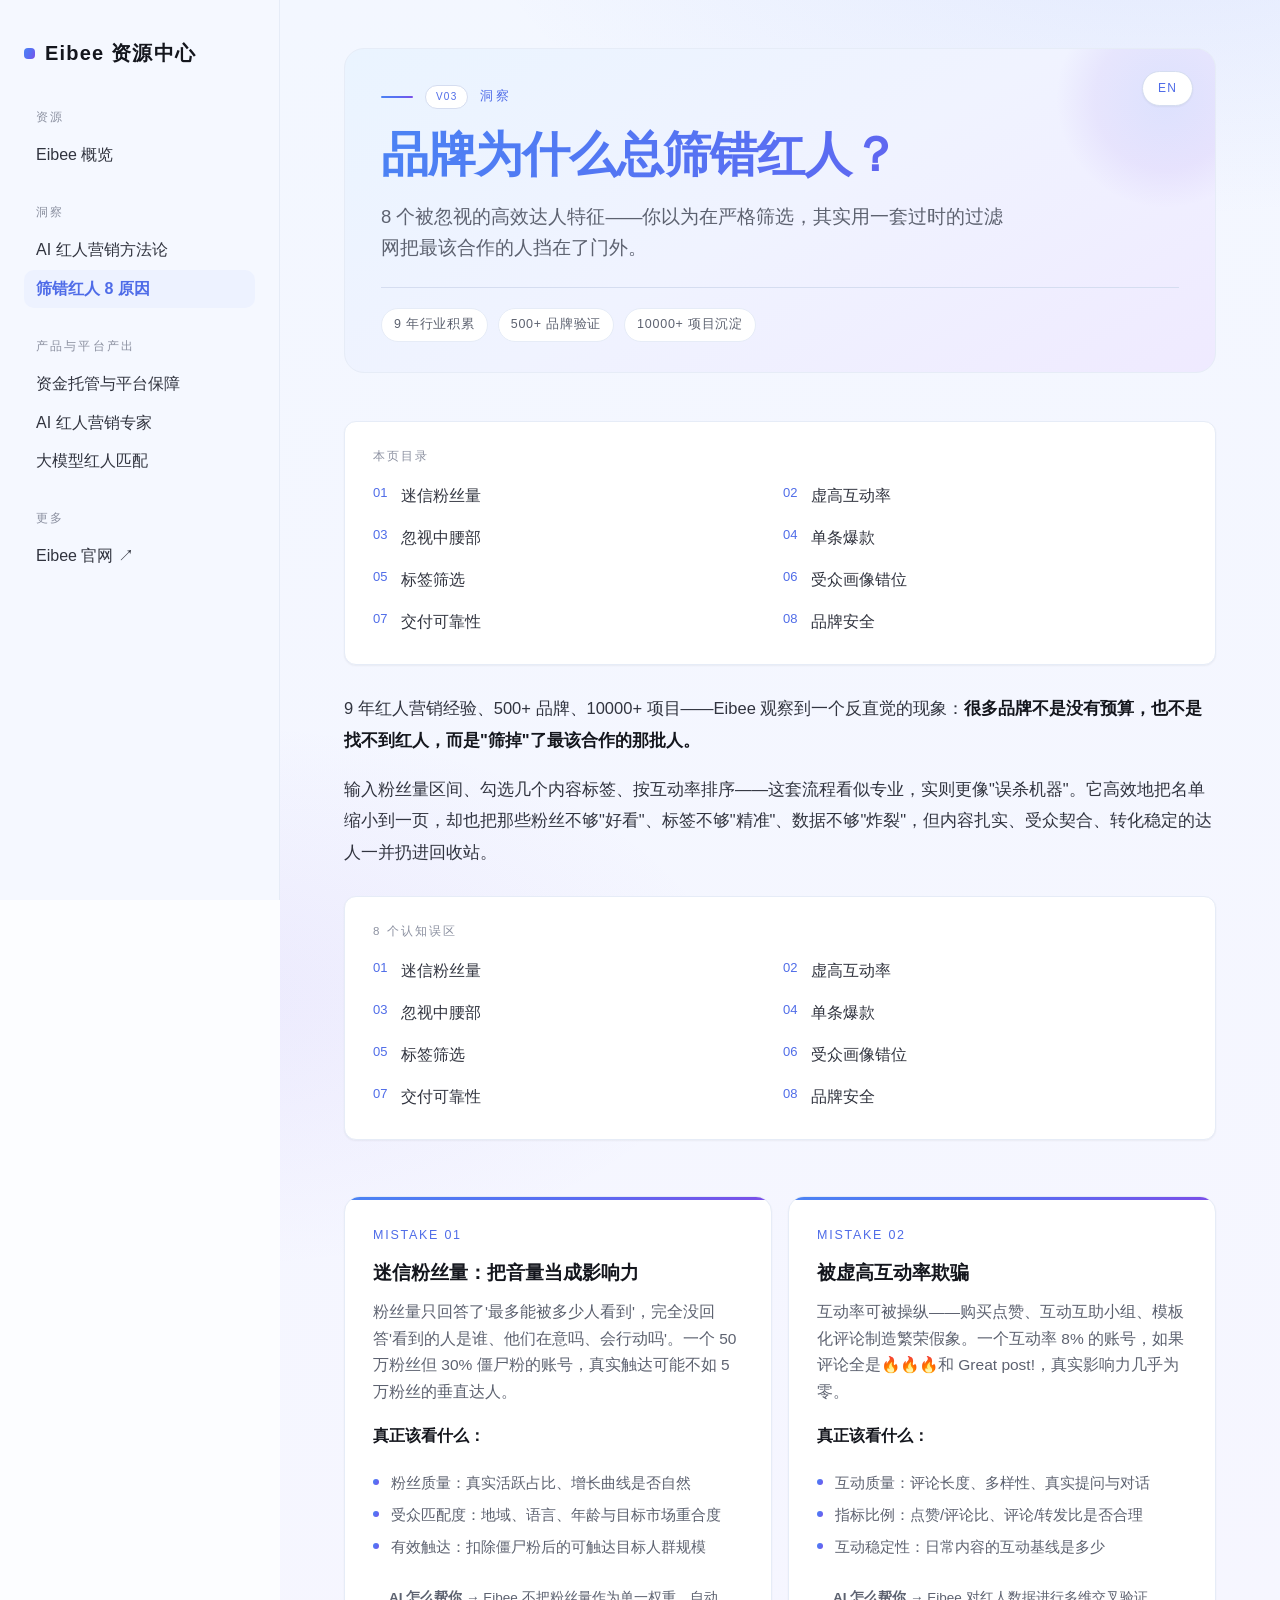
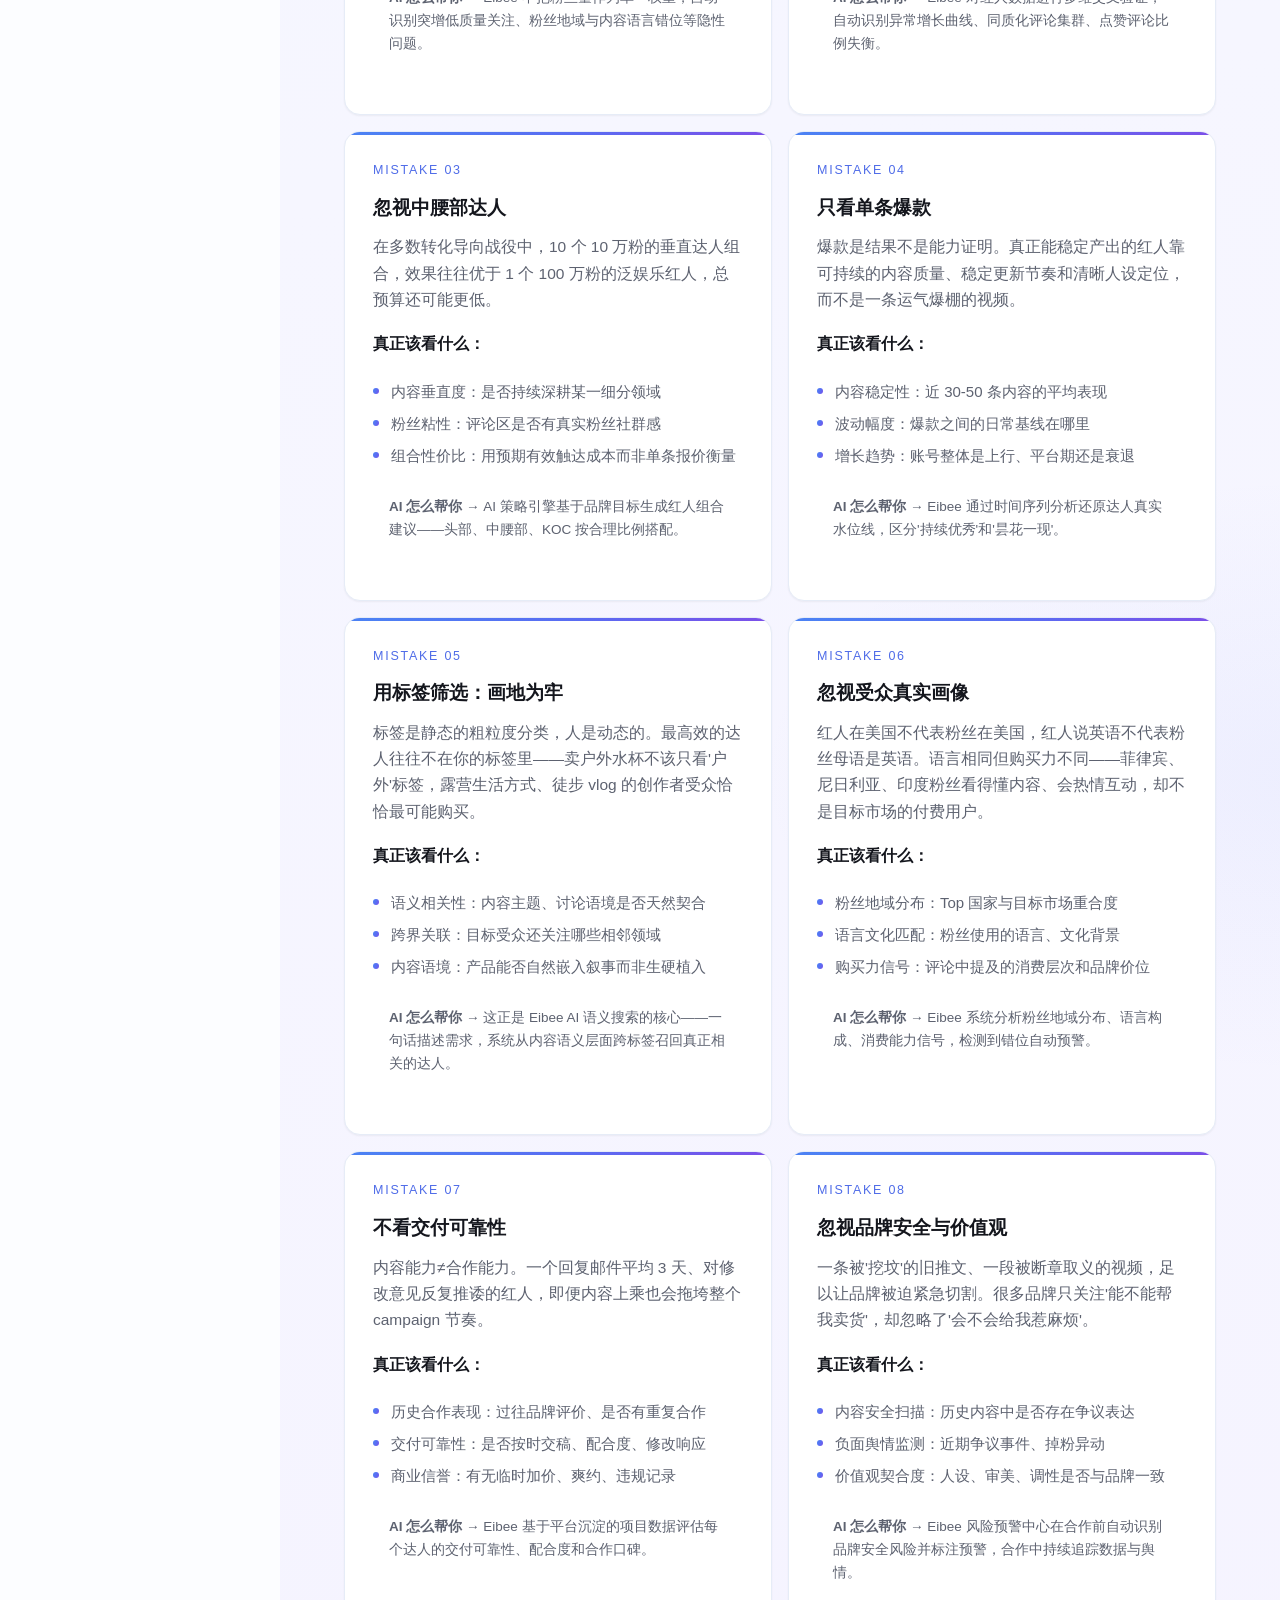
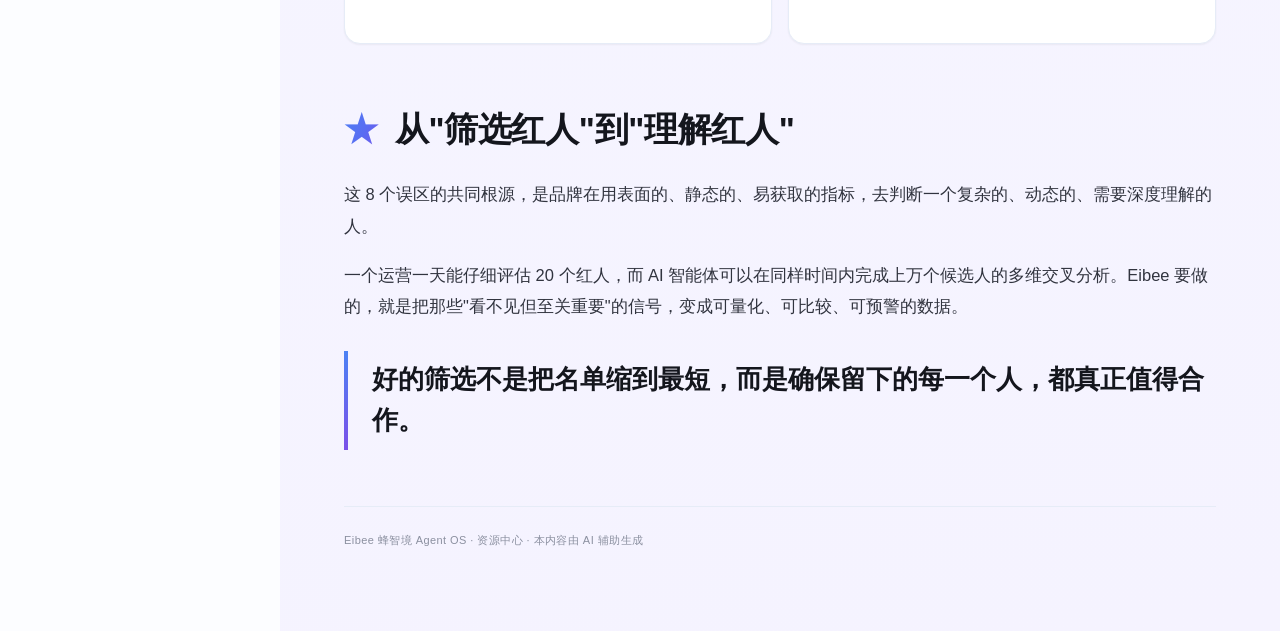
<file: 8-mistakes.html>
<!doctype html>
<html lang="zh-CN">
<head>
<meta charset="utf-8">
<meta name="viewport" content="width=device-width,initial-scale=1">
<title>品牌为什么总筛错红人？ · Eibee 资源中心</title>
<style>
:root{--paper:#fcfdff;--paper-2:#f5f8ff;--bg-soft:#eef4ff;--panel:#ffffff;--line:#e6ecf7;--line-strong:#d5ddf0;--ink:#14161d;--ink-2:#31343f;--ink-3:#5d6270;--grey:#8b90a0;--blue:#4b83f4;--indigo:#5468f0;--violet:#6a5cf0;--primary:#7459d9;--primary-hover:#8b73e5;--primary-active:#4b3a8c;--primary-soft:#edf2ff;--link:#4f6ce8;--grad:linear-gradient(115deg,#4b83f4 0%,#5a6cf2 55%,#7c4fe8 100%);--band:linear-gradient(150deg,#eaf4ff 0%,#f0f3ff 50%,#efeaff 100%);--shadow-sm:0 1px 2px rgba(20,22,29,.05);--shadow-md:0 8px 24px rgba(20,22,29,.07);--shadow-acc:0 8px 24px rgba(84,104,240,.14);--r-lg:16px;--r-md:12px;--title:'CreatorOS Alibaba PuHuiTi Medium','Alibaba PuHuiTi Medium','Alibaba PuHuiTi 3.0 65 Medium','PingFang SC','Microsoft YaHei',sans-serif;--mono:'CreatorOS Alibaba PuHuiTi Web','Alibaba PuHuiTi','Alibaba PuHuiTi 3.0 55 Regular','PingFang SC','Microsoft YaHei',sans-serif;--sans:'CreatorOS Alibaba PuHuiTi Web','Alibaba PuHuiTi','Alibaba PuHuiTi 3.0 55 Regular','PingFang SC','Microsoft YaHei',sans-serif;--sidebar-w:280px}*,*::before,*::after{box-sizing:border-box;margin:0;padding:0}html{scroll-behavior:smooth;-webkit-text-size-adjust:100%}body{font-family:var(--sans);background:var(--paper);color:var(--ink);line-height:1.75;font-size:16.5px;-webkit-font-smoothing:antialiased;-moz-osx-font-smoothing:grayscale}h1,h2,h3,h4,h5,h6,.sidebar-logo,.sidebar-group-title,.toc-title{font-family:var(--title)}::selection{background:#4b83f4;color:#fff}.page-wrap{display:flex;min-height:100vh}.sidebar{width:var(--sidebar-w);min-width:var(--sidebar-w);background:var(--paper-2);border-right:1px solid var(--line);padding:36px 0;position:fixed;top:0;left:0;bottom:0;overflow-y:auto;z-index:100}.sidebar-inner{padding:0 24px}.sidebar-logo{display:flex;align-items:center;gap:10px;font-family:var(--title);font-size:20px;font-weight:700;letter-spacing:.06em;color:var(--ink);text-decoration:none;margin-bottom:36px}.sidebar-logo::before{content:"";width:11px;height:11px;border-radius:4px;background:var(--grad);flex:none}.sidebar-group{margin-bottom:28px}.sidebar-group-title{font-family:var(--title);font-size:12px;letter-spacing:.18em;color:var(--grey);text-transform:uppercase;padding:0 12px;margin-bottom:8px}.sidebar-item{display:flex;align-items:center;gap:10px;padding:8px 12px;border-radius:10px;font-size:16px;color:var(--ink-2);text-decoration:none;transition:background .15s,color .15s;line-height:1.4}.sidebar-item:hover{background:var(--primary-soft);color:var(--link)}.sidebar-item.active{background:var(--primary-soft);color:var(--link);font-weight:600}.sidebar-item .si-icon{display:none}.sidebar-item.sub{padding-left:34px;font-size:16px;color:var(--ink-3)}.sidebar-item.sub.active{color:var(--link);background:var(--primary-soft)}.lang-toggle{position:absolute;top:22px;right:22px;z-index:5;padding:6px 15px;border-radius:999px;background:var(--panel);color:var(--link);border:1px solid var(--line-strong);font-family:var(--mono);font-size:12px;letter-spacing:.1em;text-decoration:none;cursor:pointer;box-shadow:var(--shadow-sm);transition:background .15s,border-color .15s,color .15s,box-shadow .15s}.lang-toggle:hover{background:var(--grad);border-color:transparent;color:#fff;box-shadow:var(--shadow-acc)}.sidebar-toggle{display:none;position:fixed;top:16px;left:16px;z-index:200;width:40px;height:40px;border-radius:10px;background:var(--panel);color:var(--ink);border:1px solid var(--line-strong);font-size:18px;cursor:pointer;align-items:center;justify-content:center;box-shadow:var(--shadow-sm)}.main{margin-left:var(--sidebar-w);flex:1;min-width:0;background:radial-gradient(1100px 480px at 88% -80px,rgba(91,124,244,.11),transparent 62%),radial-gradient(900px 460px at -80px 26%,rgba(124,79,232,.075),transparent 60%),radial-gradient(1000px 520px at 105% 62%,rgba(91,124,244,.06),transparent 58%),linear-gradient(170deg,#f3f7ff 0%,#f6f6ff 45%,#f5f3ff 100%)}.main-inner{position:relative;max-width:none;margin:0;padding:48px 64px 80px}.doc-hero{margin-bottom:48px;position:relative;background:var(--band);border:1px solid var(--line);border-radius:20px;padding:36px 36px 30px;overflow:hidden}.doc-hero::after{content:"";position:absolute;top:-60px;right:-60px;width:220px;height:220px;border-radius:50%;background:radial-gradient(circle,rgba(91,124,244,.13) 0%,rgba(124,79,232,.08) 45%,transparent 70%);pointer-events:none}.doc-eyebrow{font-family:var(--mono);font-size:12.5px;letter-spacing:.2em;color:var(--link);margin-bottom:16px;display:flex;align-items:center;gap:12px}.doc-eyebrow::before{content:"";width:32px;height:2px;border-radius:2px;background:var(--grad)}.doc-eyebrow .cat-tag{display:inline-block;padding:2px 10px;border-radius:999px;background:var(--panel);color:var(--link);border:1px solid var(--line-strong);font-size:10px;letter-spacing:.12em}.doc-title{font-size:clamp(30px,4.2vw,48px);font-weight:900;line-height:1.25;letter-spacing:-.02em;background:var(--grad);-webkit-background-clip:text;background-clip:text;-webkit-text-fill-color:transparent;color:var(--indigo);margin-bottom:16px}.doc-subtitle{font-size:18.5px;color:var(--ink-3);line-height:1.7;max-width:640px}.doc-meta{display:flex;gap:10px;flex-wrap:wrap;margin-top:24px;padding-top:20px;border-top:1px solid var(--line-strong);font-family:var(--mono);font-size:12.5px;letter-spacing:.06em;color:var(--ink-3)}.doc-meta span{display:flex;align-items:center;gap:6px;padding:5px 12px;border-radius:999px;background:var(--panel);border:1px solid var(--line)}.sec{margin-bottom:56px;scroll-margin-top:24px}.sec-head{display:flex;align-items:baseline;gap:14px;margin-bottom:20px}.sec-num{font-family:var(--mono);font-size:clamp(26px,3vw,34px);font-weight:700;background:var(--grad);-webkit-background-clip:text;background-clip:text;-webkit-text-fill-color:transparent;color:var(--indigo);letter-spacing:.08em;min-width:32px}.sec-title{font-size:clamp(26px,3vw,34px);font-weight:800;line-height:1.3;letter-spacing:-.01em;color:var(--ink)}.sec-lead{font-size:18px;color:var(--ink-3);line-height:1.8;margin-bottom:20px}.sec p{margin-bottom:18px;color:var(--ink-2);font-size:16.5px;line-height:1.9}.sec strong{color:var(--ink);font-weight:700}.hl{background:var(--grad);color:#fff;padding:0 .15em;border-radius:4px;font-weight:600}.pull{font-weight:800;font-size:clamp(20px,2.4vw,26px);line-height:1.6;border-left:4px solid transparent;border-image:linear-gradient(180deg,#4b83f4,#7c4fe8) 1;padding:8px 0 8px 24px;margin:28px 0;color:var(--ink)}.cards{display:grid;gap:16px;margin:24px 0}.cards-2{grid-template-columns:repeat(2,1fr)}.cards-3{grid-template-columns:repeat(3,1fr)}.cards-4{grid-template-columns:repeat(4,1fr)}.card{background:var(--panel);border:1px solid var(--line);border-radius:var(--r-lg);padding:24px;box-shadow:var(--shadow-sm);transition:transform .2s,box-shadow .2s,border-color .2s}.card:hover{transform:translateY(-3px);border-color:#a8b8f5;box-shadow:var(--shadow-acc)}.card-icon{width:40px;height:40px;border-radius:11px;background:var(--primary-soft);color:var(--link);display:flex;align-items:center;justify-content:center;font-size:22px;margin-bottom:14px}.card h4{font-size:17px;font-weight:700;margin-bottom:8px;color:var(--ink)}.card p{font-size:15px;color:var(--ink-3);line-height:1.75;margin:0}.feat-card{background:var(--panel);border:1px solid var(--line);border-radius:var(--r-lg);padding:28px;position:relative;overflow:hidden;box-shadow:var(--shadow-sm);transition:transform .2s,box-shadow .2s,border-color .2s}.feat-card:hover{transform:translateY(-3px);border-color:#a8b8f5;box-shadow:var(--shadow-acc)}.feat-card::before{content:"";position:absolute;top:0;left:0;right:0;height:3px;background:var(--grad)}.feat-card .fc-num{font-family:var(--mono);font-size:12.5px;letter-spacing:.14em;color:var(--link);margin-bottom:10px}.feat-card h4{font-size:18.5px;font-weight:700;margin-bottom:10px;color:var(--ink)}.feat-card p{font-size:15.5px;color:var(--ink-3);line-height:1.7}.feat-card ul{margin:12px 0 0;padding:0;list-style:none}.feat-card ul li{font-size:15px;color:var(--ink-3);padding:4px 0;padding-left:18px;position:relative;line-height:1.6}.feat-card ul li::before{content:"";position:absolute;left:0;top:12px;width:6px;height:6px;border-radius:50%;background:var(--grad)}.acc-band{background:var(--band);border:1px solid var(--line);border-radius:18px;padding:clamp(28px,4vw,48px);margin:32px 0}.acc-band .sec-title{color:var(--ink)}.stats-row{display:grid;gap:16px;margin:28px 0}.stats-4{grid-template-columns:repeat(4,1fr)}.stats-3{grid-template-columns:repeat(3,1fr)}.stat{text-align:center;padding:26px 16px;background:var(--panel);border:1px solid var(--line);border-radius:var(--r-lg);box-shadow:var(--shadow-sm);transition:border-color .2s,box-shadow .2s,transform .2s}.stat:hover{border-color:#a8b8f5;box-shadow:var(--shadow-acc);transform:translateY(-3px)}.stat .num{font-size:clamp(32px,3.8vw,50px);font-weight:900;background:var(--grad);-webkit-background-clip:text;background-clip:text;-webkit-text-fill-color:transparent;color:var(--indigo);line-height:1;font-variant-numeric:tabular-nums}.stat .label{font-family:var(--mono);font-size:12.5px;letter-spacing:.1em;color:var(--grey);margin-top:10px}.table-wrap{overflow-x:auto;margin:24px 0}table{width:100%;border-collapse:collapse;font-size:15.5px}th{text-align:left;padding:14px 16px;font-family:var(--mono);font-size:12.5px;letter-spacing:.1em;color:var(--link);border-bottom:2px solid transparent;border-image:linear-gradient(90deg,#4b83f4,#7c4fe8) 1;text-transform:uppercase}td{padding:16px 18px;border-bottom:1px solid var(--line);color:var(--ink-2)}tr:hover td{background:var(--paper-2)}.steps{margin:28px 0;position:relative}.step{display:flex;gap:20px;margin-bottom:24px;position:relative}.step:last-child{margin-bottom:0}.step-marker{width:40px;height:40px;flex:none;border-radius:50%;background:var(--grad);color:#fff;display:flex;align-items:center;justify-content:center;font-family:var(--mono);font-weight:700;font-size:15px}.step-body h4{font-size:17px;font-weight:700;margin-bottom:6px;color:var(--ink)}.step-body p{font-size:15.5px;color:var(--ink-3);margin:0;line-height:1.7}.doc-footer{margin-top:48px;padding-top:24px;border-top:1px solid var(--line);font-family:var(--mono);font-size:11px;letter-spacing:.04em;color:var(--grey);line-height:1.8}.toc{background:var(--panel);border:1px solid var(--line);border-radius:var(--r-md);padding:24px 28px;margin:28px 0;box-shadow:var(--shadow-sm)}.toc-title{font-family:var(--title);font-size:11.5px;letter-spacing:.18em;color:var(--grey);text-transform:uppercase;margin-bottom:12px}.toc-list{list-style:none;display:grid;grid-template-columns:repeat(2,1fr);gap:6px}.toc-list a{color:var(--ink-2);text-decoration:none;font-size:16px;padding:4px 0;display:flex;gap:8px;transition:color .15s}.toc-list a:hover{color:var(--link)}.toc-list a .tn{font-family:var(--mono);font-size:13px;color:var(--link);min-width:20px}@media(max-width:900px){.sidebar{transform:translateX(-100%);transition:transform .25s;box-shadow:8px 0 40px rgba(20,22,29,.18)}.sidebar.open{transform:translateX(0)}.sidebar-toggle{display:flex}.main{margin-left:0}.main-inner{padding:32px 20px 60px}.lang-toggle{top:14px;right:14px}.doc-hero{padding:26px 22px 24px}.cards-2,.cards-3,.cards-4{grid-template-columns:1fr}.stats-4,.stats-3{grid-template-columns:repeat(2,1fr)}.toc-list{grid-template-columns:1fr}}@media(max-width:560px){.stats-4,.stats-3{grid-template-columns:1fr}}@media print{.sidebar,.sidebar-toggle,.lang-toggle{display:none!important}.main{margin-left:0}.main-inner{max-width:100%;padding:0}.sec{break-inside:avoid}.card,.feat-card,.stat,.acc-band,.doc-hero{break-inside:avoid;box-shadow:none}.doc-title,.sec-num,.stat .num{-webkit-text-fill-color:currentColor;color:var(--indigo)}}
</style>
</head>
<body>
<div class="page-wrap">
<aside class="sidebar" id="sidebar">
  <div class="sidebar-inner">
    <a class="sidebar-logo" href="index.html?sharecode=LYEO55FTEU">Eibee 资源中心</a>
    <div class="sidebar-group">
  <div class="sidebar-group-title">资源</div>
  <a class="sidebar-item" href="index.html?sharecode=LYEO55FTEU"><span class="si-icon">›</span>Eibee 概览</a>
</div><div class="sidebar-group">
  <div class="sidebar-group-title">洞察</div>
  <a class="sidebar-item" href="methodology.html?sharecode=LYEO55FTEU"><span class="si-icon">›</span>AI 红人营销方法论</a><a class="sidebar-item active" href="8-mistakes.html?sharecode=LYEO55FTEU"><span class="si-icon">›</span>筛错红人 8 原因</a>
</div><div class="sidebar-group">
  <div class="sidebar-group-title">产品与平台产出</div>
  <a class="sidebar-item" href="fund-escrow.html?sharecode=LYEO55FTEU"><span class="si-icon">›</span>资金托管与平台保障</a><a class="sidebar-item" href="ai-expert.html?sharecode=LYEO55FTEU"><span class="si-icon">›</span>AI 红人营销专家</a><a class="sidebar-item" href="llm-matching.html?sharecode=LYEO55FTEU"><span class="si-icon">›</span>大模型红人匹配</a>
</div>
<div class="sidebar-group">
  <div class="sidebar-group-title">更多</div>
  <a class="sidebar-item" href="https://www.eibee.ai" target="_blank" rel="noopener"><span class="si-icon">›</span>Eibee 官网 ↗</a>
</div>
  </div>
</aside>
<button class="sidebar-toggle" id="sidebarToggle">☰</button>
<main class="main"><div class="main-inner">
<div class="doc-hero"><a class="lang-toggle" href="8-mistakes-en.html?sharecode=LYEO55FTEU">EN</a>
  <div class="doc-eyebrow"><span class="cat-tag">V03</span> 洞察</div>
  <h1 class="doc-title">品牌为什么总筛错红人？</h1>
  <p class="doc-subtitle">8 个被忽视的高效达人特征——你以为在严格筛选，其实用一套过时的过滤网把最该合作的人挡在了门外。</p>
  <div class="doc-meta"><span>9 年行业积累</span><span>500+ 品牌验证</span><span>10000+ 项目沉淀</span></div>
</div>
<div class="toc"><div class="toc-title">本页目录</div><div class="toc-list"><a href="#s1"><span class="tn">01</span>迷信粉丝量</a><a href="#s2"><span class="tn">02</span>虚高互动率</a><a href="#s3"><span class="tn">03</span>忽视中腰部</a><a href="#s4"><span class="tn">04</span>单条爆款</a><a href="#s5"><span class="tn">05</span>标签筛选</a><a href="#s6"><span class="tn">06</span>受众画像错位</a><a href="#s7"><span class="tn">07</span>交付可靠性</a><a href="#s8"><span class="tn">08</span>品牌安全</a></div></div>

<section class="sec">
  <p>9 年红人营销经验、500+ 品牌、10000+ 项目——Eibee 观察到一个反直觉的现象：<strong>很多品牌不是没有预算，也不是找不到红人，而是"筛掉"了最该合作的那批人。</strong></p>
  <p>输入粉丝量区间、勾选几个内容标签、按互动率排序——这套流程看似专业，实则更像"误杀机器"。它高效地把名单缩小到一页，却也把那些粉丝不够"好看"、标签不够"精准"、数据不够"炸裂"，但内容扎实、受众契合、转化稳定的达人一并扔进回收站。</p>
  <div class="toc">
    <div class="toc-title">8 个认知误区</div>
    <div class="toc-list">
      <a href="#s1"><span class="tn">01</span>迷信粉丝量</a>
      <a href="#s2"><span class="tn">02</span>虚高互动率</a>
      <a href="#s3"><span class="tn">03</span>忽视中腰部</a>
      <a href="#s4"><span class="tn">04</span>单条爆款</a>
      <a href="#s5"><span class="tn">05</span>标签筛选</a>
      <a href="#s6"><span class="tn">06</span>受众画像错位</a>
      <a href="#s7"><span class="tn">07</span>交付可靠性</a>
      <a href="#s8"><span class="tn">08</span>品牌安全</a>
    </div>
  </div>
</section>
<section class="sec">
  <div class="cards cards-2"><div class="feat-card" id="s1">
  <div class="fc-num">MISTAKE 01</div>
  <h4>迷信粉丝量：把音量当成影响力</h4>
  <p>粉丝量只回答了'最多能被多少人看到'，完全没回答'看到的人是谁、他们在意吗、会行动吗'。一个 50 万粉丝但 30% 僵尸粉的账号，真实触达可能不如 5 万粉丝的垂直达人。</p>
  <p style="margin-top:12px"><strong>真正该看什么：</strong></p>
  <ul><li>粉丝质量：真实活跃占比、增长曲线是否自然</li><li>受众匹配度：地域、语言、年龄与目标市场重合度</li><li>有效触达：扣除僵尸粉后的可触达目标人群规模</li></ul>
  <p style="margin-top:12px;padding:12px 16px;background:var(--acc-soft);border-radius:8px;font-size:13.5px"><strong style="color:var(--acc-deep)">AI 怎么帮你 →</strong> Eibee 不把粉丝量作为单一权重，自动识别突增低质量关注、粉丝地域与内容语言错位等隐性问题。</p>
</div><div class="feat-card" id="s2">
  <div class="fc-num">MISTAKE 02</div>
  <h4>被虚高互动率欺骗</h4>
  <p>互动率可被操纵——购买点赞、互动互助小组、模板化评论制造繁荣假象。一个互动率 8% 的账号，如果评论全是🔥🔥🔥和 Great post!，真实影响力几乎为零。</p>
  <p style="margin-top:12px"><strong>真正该看什么：</strong></p>
  <ul><li>互动质量：评论长度、多样性、真实提问与对话</li><li>指标比例：点赞/评论比、评论/转发比是否合理</li><li>互动稳定性：日常内容的互动基线是多少</li></ul>
  <p style="margin-top:12px;padding:12px 16px;background:var(--acc-soft);border-radius:8px;font-size:13.5px"><strong style="color:var(--acc-deep)">AI 怎么帮你 →</strong> Eibee 对红人数据进行多维交叉验证，自动识别异常增长曲线、同质化评论集群、点赞评论比例失衡。</p>
</div><div class="feat-card" id="s3">
  <div class="fc-num">MISTAKE 03</div>
  <h4>忽视中腰部达人</h4>
  <p>在多数转化导向战役中，10 个 10 万粉的垂直达人组合，效果往往优于 1 个 100 万粉的泛娱乐红人，总预算还可能更低。</p>
  <p style="margin-top:12px"><strong>真正该看什么：</strong></p>
  <ul><li>内容垂直度：是否持续深耕某一细分领域</li><li>粉丝粘性：评论区是否有真实粉丝社群感</li><li>组合性价比：用预期有效触达成本而非单条报价衡量</li></ul>
  <p style="margin-top:12px;padding:12px 16px;background:var(--acc-soft);border-radius:8px;font-size:13.5px"><strong style="color:var(--acc-deep)">AI 怎么帮你 →</strong> AI 策略引擎基于品牌目标生成红人组合建议——头部、中腰部、KOC 按合理比例搭配。</p>
</div><div class="feat-card" id="s4">
  <div class="fc-num">MISTAKE 04</div>
  <h4>只看单条爆款</h4>
  <p>爆款是结果不是能力证明。真正能稳定产出的红人靠可持续的内容质量、稳定更新节奏和清晰人设定位，而不是一条运气爆棚的视频。</p>
  <p style="margin-top:12px"><strong>真正该看什么：</strong></p>
  <ul><li>内容稳定性：近 30-50 条内容的平均表现</li><li>波动幅度：爆款之间的日常基线在哪里</li><li>增长趋势：账号整体是上行、平台期还是衰退</li></ul>
  <p style="margin-top:12px;padding:12px 16px;background:var(--acc-soft);border-radius:8px;font-size:13.5px"><strong style="color:var(--acc-deep)">AI 怎么帮你 →</strong> Eibee 通过时间序列分析还原达人真实水位线，区分'持续优秀'和'昙花一现'。</p>
</div><div class="feat-card" id="s5">
  <div class="fc-num">MISTAKE 05</div>
  <h4>用标签筛选：画地为牢</h4>
  <p>标签是静态的粗粒度分类，人是动态的。最高效的达人往往不在你的标签里——卖户外水杯不该只看'户外'标签，露营生活方式、徒步 vlog 的创作者受众恰恰最可能购买。</p>
  <p style="margin-top:12px"><strong>真正该看什么：</strong></p>
  <ul><li>语义相关性：内容主题、讨论语境是否天然契合</li><li>跨界关联：目标受众还关注哪些相邻领域</li><li>内容语境：产品能否自然嵌入叙事而非生硬植入</li></ul>
  <p style="margin-top:12px;padding:12px 16px;background:var(--acc-soft);border-radius:8px;font-size:13.5px"><strong style="color:var(--acc-deep)">AI 怎么帮你 →</strong> 这正是 Eibee AI 语义搜索的核心——一句话描述需求，系统从内容语义层面跨标签召回真正相关的达人。</p>
</div><div class="feat-card" id="s6">
  <div class="fc-num">MISTAKE 06</div>
  <h4>忽视受众真实画像</h4>
  <p>红人在美国不代表粉丝在美国，红人说英语不代表粉丝母语是英语。语言相同但购买力不同——菲律宾、尼日利亚、印度粉丝看得懂内容、会热情互动，却不是目标市场的付费用户。</p>
  <p style="margin-top:12px"><strong>真正该看什么：</strong></p>
  <ul><li>粉丝地域分布：Top 国家与目标市场重合度</li><li>语言文化匹配：粉丝使用的语言、文化背景</li><li>购买力信号：评论中提及的消费层次和品牌价位</li></ul>
  <p style="margin-top:12px;padding:12px 16px;background:var(--acc-soft);border-radius:8px;font-size:13.5px"><strong style="color:var(--acc-deep)">AI 怎么帮你 →</strong> Eibee 系统分析粉丝地域分布、语言构成、消费能力信号，检测到错位自动预警。</p>
</div><div class="feat-card" id="s7">
  <div class="fc-num">MISTAKE 07</div>
  <h4>不看交付可靠性</h4>
  <p>内容能力≠合作能力。一个回复邮件平均 3 天、对修改意见反复推诿的红人，即便内容上乘也会拖垮整个 campaign 节奏。</p>
  <p style="margin-top:12px"><strong>真正该看什么：</strong></p>
  <ul><li>历史合作表现：过往品牌评价、是否有重复合作</li><li>交付可靠性：是否按时交稿、配合度、修改响应</li><li>商业信誉：有无临时加价、爽约、违规记录</li></ul>
  <p style="margin-top:12px;padding:12px 16px;background:var(--acc-soft);border-radius:8px;font-size:13.5px"><strong style="color:var(--acc-deep)">AI 怎么帮你 →</strong> Eibee 基于平台沉淀的项目数据评估每个达人的交付可靠性、配合度和合作口碑。</p>
</div><div class="feat-card" id="s8">
  <div class="fc-num">MISTAKE 08</div>
  <h4>忽视品牌安全与价值观</h4>
  <p>一条被'挖坟'的旧推文、一段被断章取义的视频，足以让品牌被迫紧急切割。很多品牌只关注'能不能帮我卖货'，却忽略了'会不会给我惹麻烦'。</p>
  <p style="margin-top:12px"><strong>真正该看什么：</strong></p>
  <ul><li>内容安全扫描：历史内容中是否存在争议表达</li><li>负面舆情监测：近期争议事件、掉粉异动</li><li>价值观契合度：人设、审美、调性是否与品牌一致</li></ul>
  <p style="margin-top:12px;padding:12px 16px;background:var(--acc-soft);border-radius:8px;font-size:13.5px"><strong style="color:var(--acc-deep)">AI 怎么帮你 →</strong> Eibee 风险预警中心在合作前自动识别品牌安全风险并标注预警，合作中持续追踪数据与舆情。</p>
</div></div>
</section>
<section class="sec">
  <div class="sec-head"><span class="sec-num" style="color:var(--acc)">★</span><h2 class="sec-title">从"筛选红人"到"理解红人"</h2></div>
  <p>这 8 个误区的共同根源，是品牌在用表面的、静态的、易获取的指标，去判断一个复杂的、动态的、需要深度理解的人。</p>
  <p>一个运营一天能仔细评估 20 个红人，而 AI 智能体可以在同样时间内完成上万个候选人的多维交叉分析。Eibee 要做的，就是把那些"看不见但至关重要"的信号，变成可量化、可比较、可预警的数据。</p>
  <div class="pull" style="border-left-color:var(--acc)">好的筛选不是把名单缩到最短，而是确保留下的每一个人，都真正值得合作。</div>
</section>

<div class="doc-footer">
  Eibee 蜂智境 Agent OS · 资源中心 · 本内容由 AI 辅助生成
</div>
</div></main>
</div>
<script>
document.getElementById('sidebarToggle').addEventListener('click',function(){
  document.getElementById('sidebar').classList.toggle('open');
});
document.addEventListener('click',function(e){
  if(!e.target.closest('.sidebar')&&!e.target.closest('.sidebar-toggle')){
    document.getElementById('sidebar').classList.remove('open');
  }
});
</script>
</body>
</html>
</file>
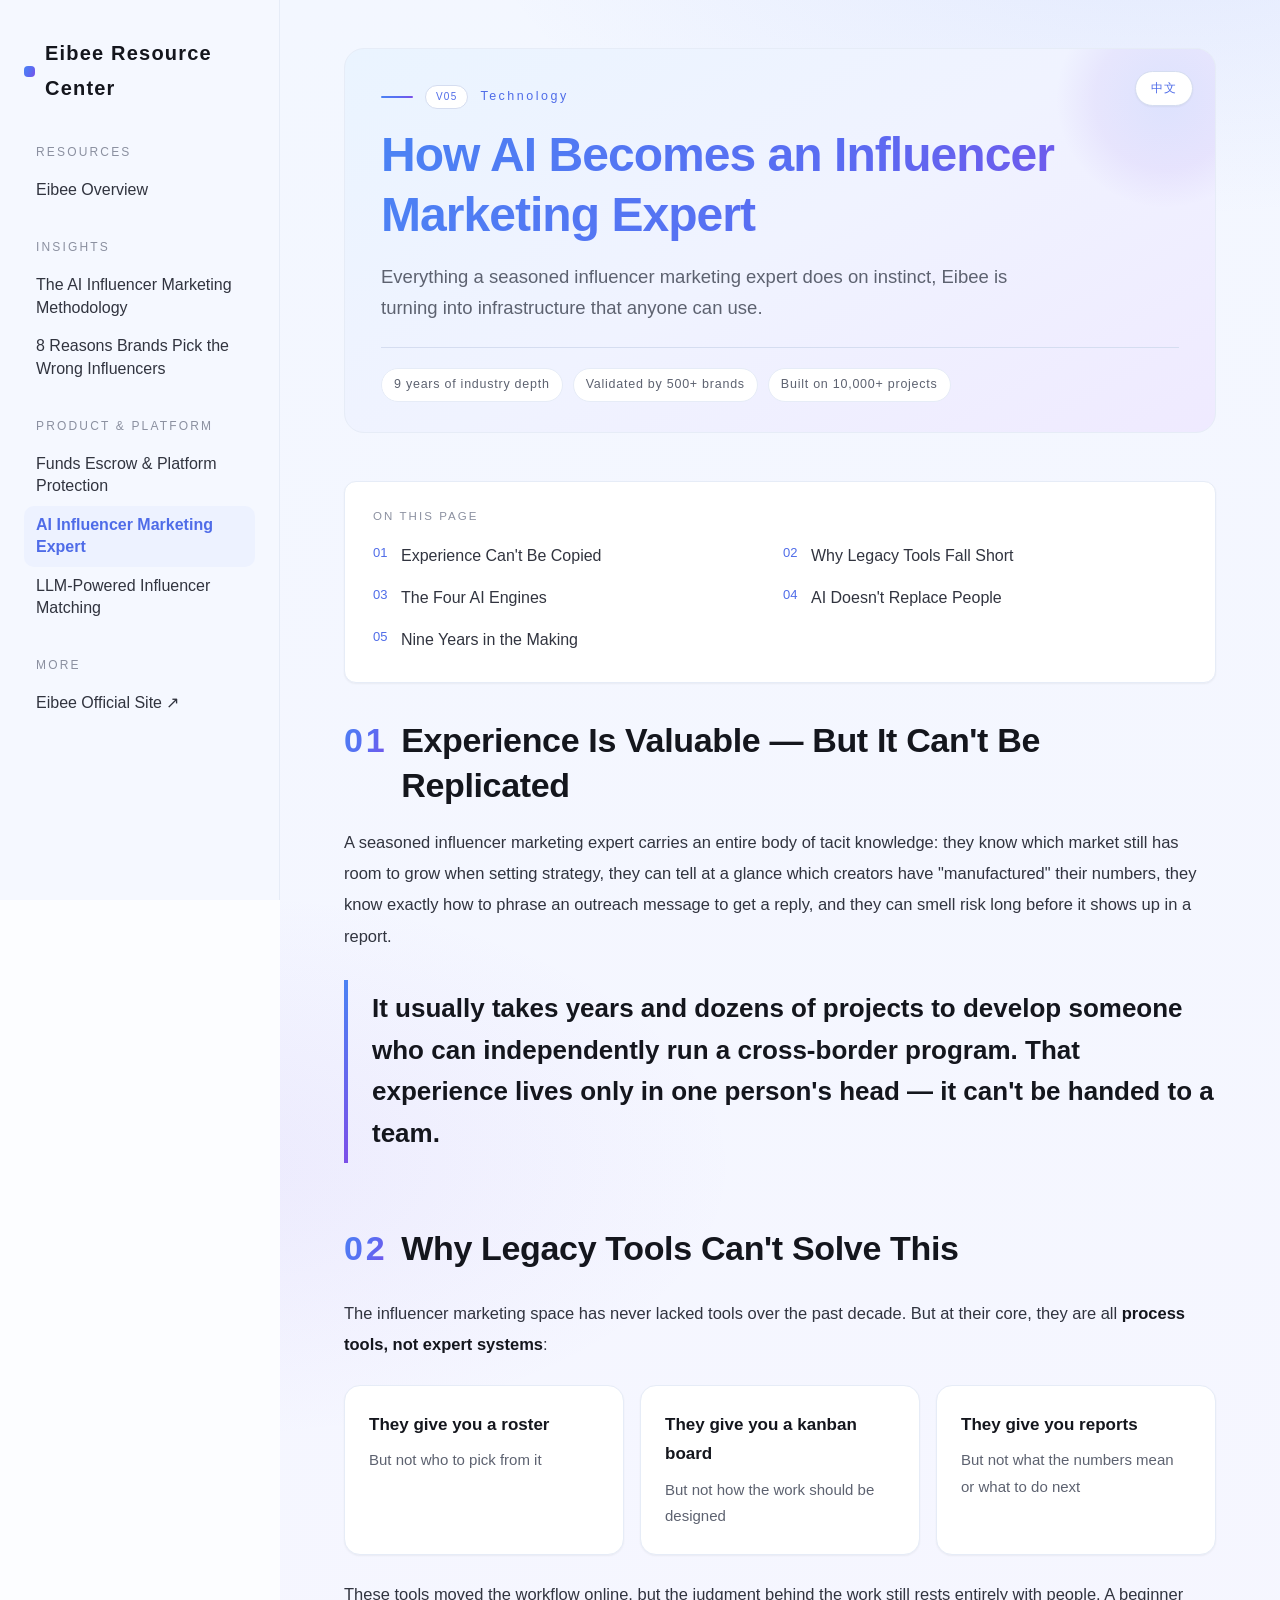
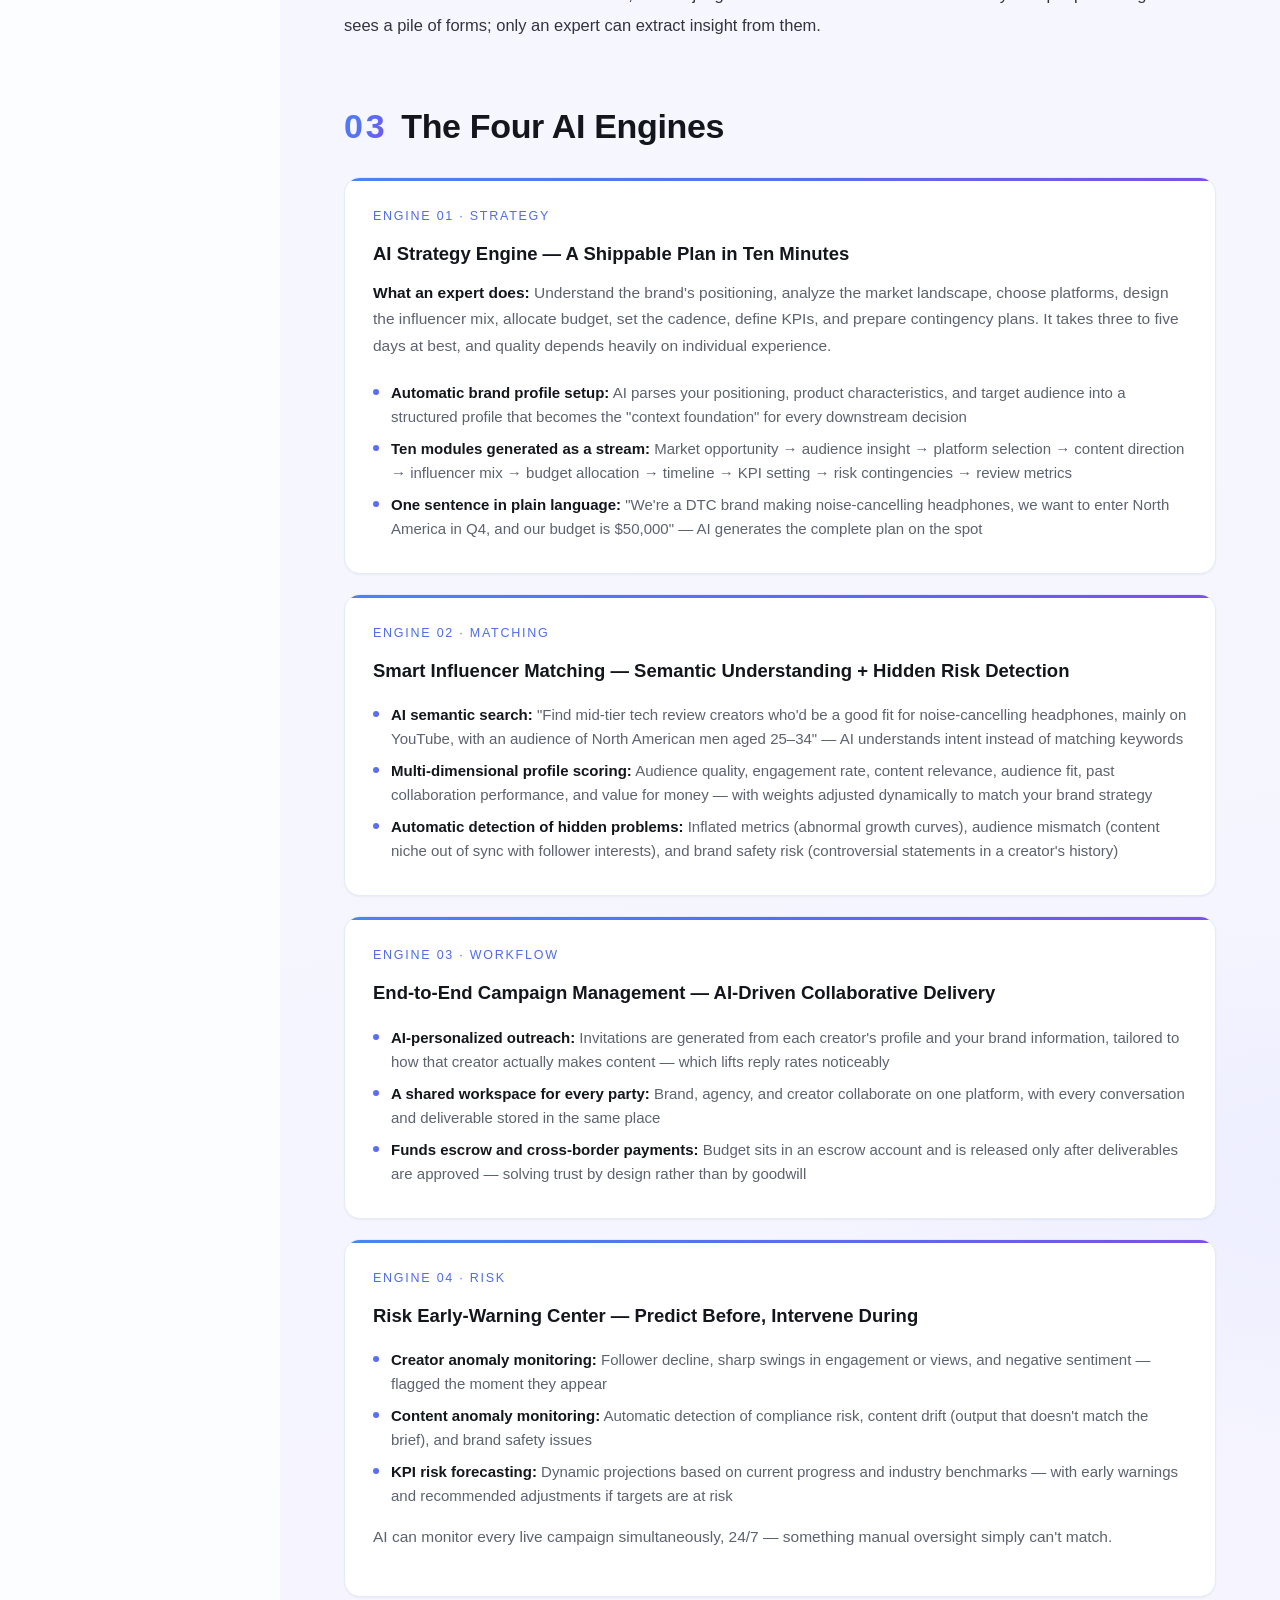
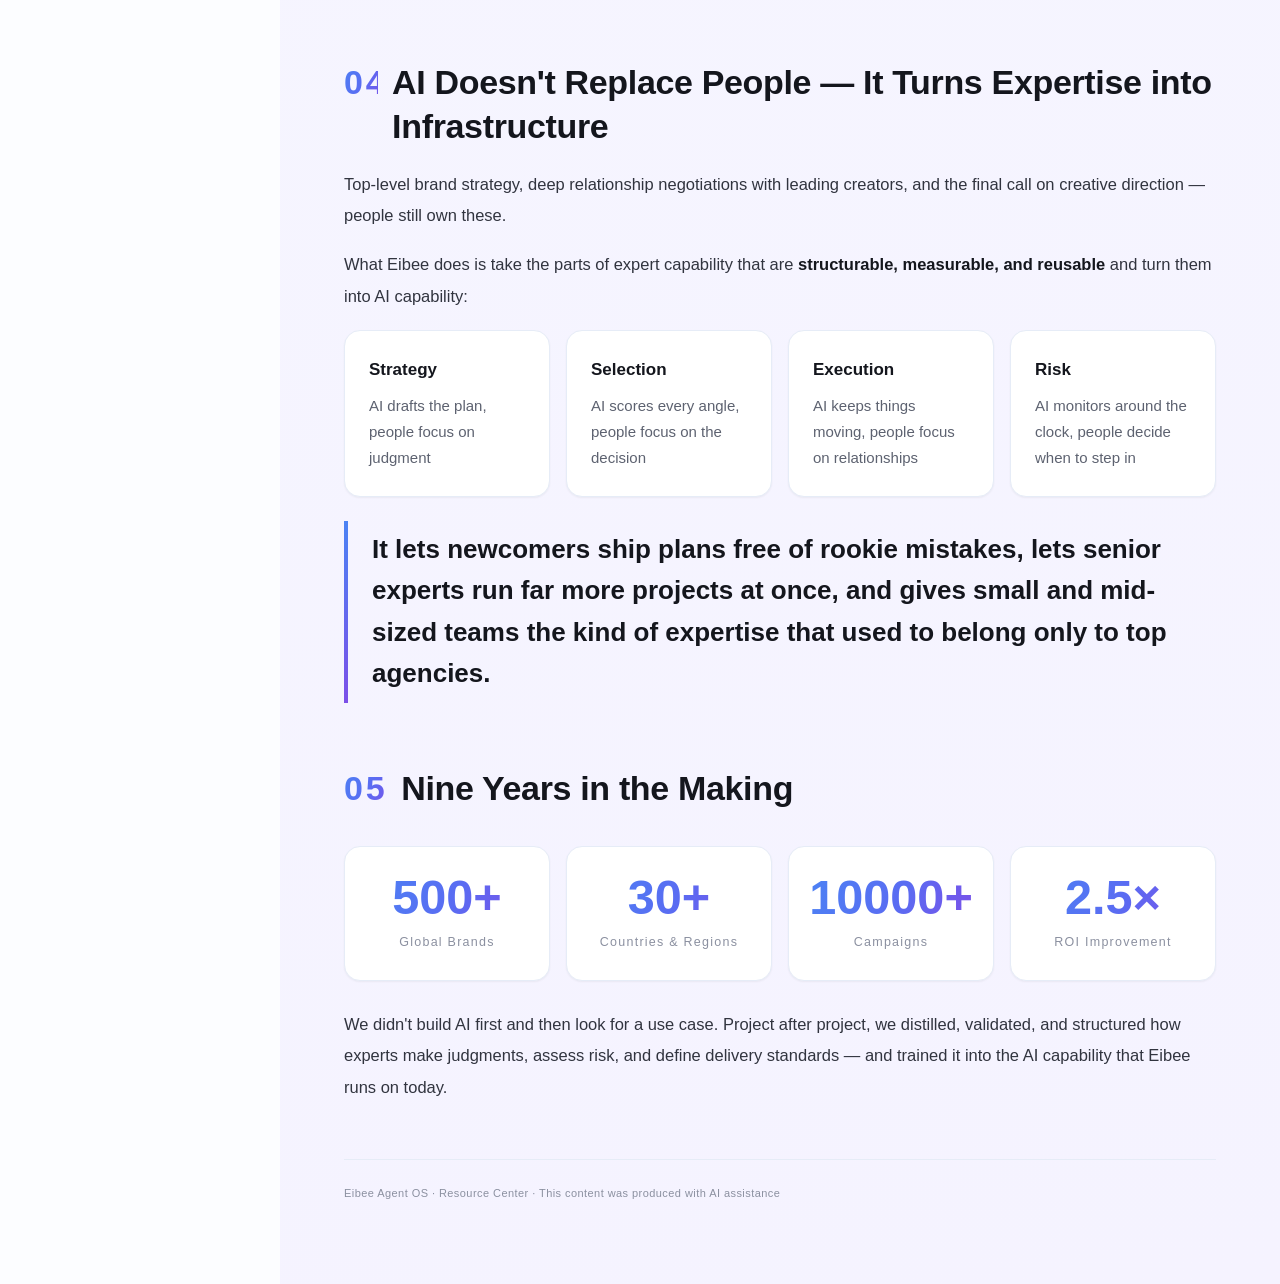
<file: ai-expert-en.html>
<!doctype html>
<html lang="en">
<head>
<meta charset="utf-8">
<meta name="viewport" content="width=device-width,initial-scale=1">
<title>How AI Becomes an Influencer Marketing Expert · Eibee Resource Center</title>
<style>
:root{--paper:#fcfdff;--paper-2:#f5f8ff;--bg-soft:#eef4ff;--panel:#ffffff;--line:#e6ecf7;--line-strong:#d5ddf0;--ink:#14161d;--ink-2:#31343f;--ink-3:#5d6270;--grey:#8b90a0;--blue:#4b83f4;--indigo:#5468f0;--violet:#6a5cf0;--primary:#7459d9;--primary-hover:#8b73e5;--primary-active:#4b3a8c;--primary-soft:#edf2ff;--link:#4f6ce8;--grad:linear-gradient(115deg,#4b83f4 0%,#5a6cf2 55%,#7c4fe8 100%);--band:linear-gradient(150deg,#eaf4ff 0%,#f0f3ff 50%,#efeaff 100%);--shadow-sm:0 1px 2px rgba(20,22,29,.05);--shadow-md:0 8px 24px rgba(20,22,29,.07);--shadow-acc:0 8px 24px rgba(84,104,240,.14);--r-lg:16px;--r-md:12px;--title:'CreatorOS Alibaba PuHuiTi Medium','Alibaba PuHuiTi Medium','Alibaba PuHuiTi 3.0 65 Medium','PingFang SC','Microsoft YaHei',sans-serif;--mono:'CreatorOS Alibaba PuHuiTi Web','Alibaba PuHuiTi','Alibaba PuHuiTi 3.0 55 Regular','PingFang SC','Microsoft YaHei',sans-serif;--sans:'CreatorOS Alibaba PuHuiTi Web','Alibaba PuHuiTi','Alibaba PuHuiTi 3.0 55 Regular','PingFang SC','Microsoft YaHei',sans-serif;--sidebar-w:280px}*,*::before,*::after{box-sizing:border-box;margin:0;padding:0}html{scroll-behavior:smooth;-webkit-text-size-adjust:100%}body{font-family:var(--sans);background:var(--paper);color:var(--ink);line-height:1.75;font-size:16.5px;-webkit-font-smoothing:antialiased;-moz-osx-font-smoothing:grayscale}h1,h2,h3,h4,h5,h6,.sidebar-logo,.sidebar-group-title,.toc-title{font-family:var(--title)}::selection{background:#4b83f4;color:#fff}.page-wrap{display:flex;min-height:100vh}.sidebar{width:var(--sidebar-w);min-width:var(--sidebar-w);background:var(--paper-2);border-right:1px solid var(--line);padding:36px 0;position:fixed;top:0;left:0;bottom:0;overflow-y:auto;z-index:100}.sidebar-inner{padding:0 24px}.sidebar-logo{display:flex;align-items:center;gap:10px;font-family:var(--title);font-size:20px;font-weight:700;letter-spacing:.06em;color:var(--ink);text-decoration:none;margin-bottom:36px}.sidebar-logo::before{content:"";width:11px;height:11px;border-radius:4px;background:var(--grad);flex:none}.sidebar-group{margin-bottom:28px}.sidebar-group-title{font-family:var(--title);font-size:12px;letter-spacing:.18em;color:var(--grey);text-transform:uppercase;padding:0 12px;margin-bottom:8px}.sidebar-item{display:flex;align-items:center;gap:10px;padding:8px 12px;border-radius:10px;font-size:16px;color:var(--ink-2);text-decoration:none;transition:background .15s,color .15s;line-height:1.4}.sidebar-item:hover{background:var(--primary-soft);color:var(--link)}.sidebar-item.active{background:var(--primary-soft);color:var(--link);font-weight:600}.sidebar-item .si-icon{display:none}.sidebar-item.sub{padding-left:34px;font-size:16px;color:var(--ink-3)}.sidebar-item.sub.active{color:var(--link);background:var(--primary-soft)}.lang-toggle{position:absolute;top:22px;right:22px;z-index:5;padding:6px 15px;border-radius:999px;background:var(--panel);color:var(--link);border:1px solid var(--line-strong);font-family:var(--mono);font-size:12px;letter-spacing:.1em;text-decoration:none;cursor:pointer;box-shadow:var(--shadow-sm);transition:background .15s,border-color .15s,color .15s,box-shadow .15s}.lang-toggle:hover{background:var(--grad);border-color:transparent;color:#fff;box-shadow:var(--shadow-acc)}.sidebar-toggle{display:none;position:fixed;top:16px;left:16px;z-index:200;width:40px;height:40px;border-radius:10px;background:var(--panel);color:var(--ink);border:1px solid var(--line-strong);font-size:18px;cursor:pointer;align-items:center;justify-content:center;box-shadow:var(--shadow-sm)}.main{margin-left:var(--sidebar-w);flex:1;min-width:0;background:radial-gradient(1100px 480px at 88% -80px,rgba(91,124,244,.11),transparent 62%),radial-gradient(900px 460px at -80px 26%,rgba(124,79,232,.075),transparent 60%),radial-gradient(1000px 520px at 105% 62%,rgba(91,124,244,.06),transparent 58%),linear-gradient(170deg,#f3f7ff 0%,#f6f6ff 45%,#f5f3ff 100%)}.main-inner{position:relative;max-width:none;margin:0;padding:48px 64px 80px}.doc-hero{margin-bottom:48px;position:relative;background:var(--band);border:1px solid var(--line);border-radius:20px;padding:36px 36px 30px;overflow:hidden}.doc-hero::after{content:"";position:absolute;top:-60px;right:-60px;width:220px;height:220px;border-radius:50%;background:radial-gradient(circle,rgba(91,124,244,.13) 0%,rgba(124,79,232,.08) 45%,transparent 70%);pointer-events:none}.doc-eyebrow{font-family:var(--mono);font-size:12.5px;letter-spacing:.2em;color:var(--link);margin-bottom:16px;display:flex;align-items:center;gap:12px}.doc-eyebrow::before{content:"";width:32px;height:2px;border-radius:2px;background:var(--grad)}.doc-eyebrow .cat-tag{display:inline-block;padding:2px 10px;border-radius:999px;background:var(--panel);color:var(--link);border:1px solid var(--line-strong);font-size:10px;letter-spacing:.12em}.doc-title{font-size:clamp(30px,4.2vw,48px);font-weight:900;line-height:1.25;letter-spacing:-.02em;background:var(--grad);-webkit-background-clip:text;background-clip:text;-webkit-text-fill-color:transparent;color:var(--indigo);margin-bottom:16px}.doc-subtitle{font-size:18.5px;color:var(--ink-3);line-height:1.7;max-width:640px}.doc-meta{display:flex;gap:10px;flex-wrap:wrap;margin-top:24px;padding-top:20px;border-top:1px solid var(--line-strong);font-family:var(--mono);font-size:12.5px;letter-spacing:.06em;color:var(--ink-3)}.doc-meta span{display:flex;align-items:center;gap:6px;padding:5px 12px;border-radius:999px;background:var(--panel);border:1px solid var(--line)}.sec{margin-bottom:56px;scroll-margin-top:24px}.sec-head{display:flex;align-items:baseline;gap:14px;margin-bottom:20px}.sec-num{font-family:var(--mono);font-size:clamp(26px,3vw,34px);font-weight:700;background:var(--grad);-webkit-background-clip:text;background-clip:text;-webkit-text-fill-color:transparent;color:var(--indigo);letter-spacing:.08em;min-width:32px}.sec-title{font-size:clamp(26px,3vw,34px);font-weight:800;line-height:1.3;letter-spacing:-.01em;color:var(--ink)}.sec-lead{font-size:18px;color:var(--ink-3);line-height:1.8;margin-bottom:20px}.sec p{margin-bottom:18px;color:var(--ink-2);font-size:16.5px;line-height:1.9}.sec strong{color:var(--ink);font-weight:700}.hl{background:var(--grad);color:#fff;padding:0 .15em;border-radius:4px;font-weight:600}.pull{font-weight:800;font-size:clamp(20px,2.4vw,26px);line-height:1.6;border-left:4px solid transparent;border-image:linear-gradient(180deg,#4b83f4,#7c4fe8) 1;padding:8px 0 8px 24px;margin:28px 0;color:var(--ink)}.cards{display:grid;gap:16px;margin:24px 0}.cards-2{grid-template-columns:repeat(2,1fr)}.cards-3{grid-template-columns:repeat(3,1fr)}.cards-4{grid-template-columns:repeat(4,1fr)}.card{background:var(--panel);border:1px solid var(--line);border-radius:var(--r-lg);padding:24px;box-shadow:var(--shadow-sm);transition:transform .2s,box-shadow .2s,border-color .2s}.card:hover{transform:translateY(-3px);border-color:#a8b8f5;box-shadow:var(--shadow-acc)}.card-icon{width:40px;height:40px;border-radius:11px;background:var(--primary-soft);color:var(--link);display:flex;align-items:center;justify-content:center;font-size:22px;margin-bottom:14px}.card h4{font-size:17px;font-weight:700;margin-bottom:8px;color:var(--ink)}.card p{font-size:15px;color:var(--ink-3);line-height:1.75;margin:0}.feat-card{background:var(--panel);border:1px solid var(--line);border-radius:var(--r-lg);padding:28px;position:relative;overflow:hidden;box-shadow:var(--shadow-sm);transition:transform .2s,box-shadow .2s,border-color .2s}.feat-card:hover{transform:translateY(-3px);border-color:#a8b8f5;box-shadow:var(--shadow-acc)}.feat-card::before{content:"";position:absolute;top:0;left:0;right:0;height:3px;background:var(--grad)}.feat-card .fc-num{font-family:var(--mono);font-size:12.5px;letter-spacing:.14em;color:var(--link);margin-bottom:10px}.feat-card h4{font-size:18.5px;font-weight:700;margin-bottom:10px;color:var(--ink)}.feat-card p{font-size:15.5px;color:var(--ink-3);line-height:1.7}.feat-card ul{margin:12px 0 0;padding:0;list-style:none}.feat-card ul li{font-size:15px;color:var(--ink-3);padding:4px 0;padding-left:18px;position:relative;line-height:1.6}.feat-card ul li::before{content:"";position:absolute;left:0;top:12px;width:6px;height:6px;border-radius:50%;background:var(--grad)}.acc-band{background:var(--band);border:1px solid var(--line);border-radius:18px;padding:clamp(28px,4vw,48px);margin:32px 0}.acc-band .sec-title{color:var(--ink)}.stats-row{display:grid;gap:16px;margin:28px 0}.stats-4{grid-template-columns:repeat(4,1fr)}.stats-3{grid-template-columns:repeat(3,1fr)}.stat{text-align:center;padding:26px 16px;background:var(--panel);border:1px solid var(--line);border-radius:var(--r-lg);box-shadow:var(--shadow-sm);transition:border-color .2s,box-shadow .2s,transform .2s}.stat:hover{border-color:#a8b8f5;box-shadow:var(--shadow-acc);transform:translateY(-3px)}.stat .num{font-size:clamp(32px,3.8vw,50px);font-weight:900;background:var(--grad);-webkit-background-clip:text;background-clip:text;-webkit-text-fill-color:transparent;color:var(--indigo);line-height:1;font-variant-numeric:tabular-nums}.stat .label{font-family:var(--mono);font-size:12.5px;letter-spacing:.1em;color:var(--grey);margin-top:10px}.table-wrap{overflow-x:auto;margin:24px 0}table{width:100%;border-collapse:collapse;font-size:15.5px}th{text-align:left;padding:14px 16px;font-family:var(--mono);font-size:12.5px;letter-spacing:.1em;color:var(--link);border-bottom:2px solid transparent;border-image:linear-gradient(90deg,#4b83f4,#7c4fe8) 1;text-transform:uppercase}td{padding:16px 18px;border-bottom:1px solid var(--line);color:var(--ink-2)}tr:hover td{background:var(--paper-2)}.steps{margin:28px 0;position:relative}.step{display:flex;gap:20px;margin-bottom:24px;position:relative}.step:last-child{margin-bottom:0}.step-marker{width:40px;height:40px;flex:none;border-radius:50%;background:var(--grad);color:#fff;display:flex;align-items:center;justify-content:center;font-family:var(--mono);font-weight:700;font-size:15px}.step-body h4{font-size:17px;font-weight:700;margin-bottom:6px;color:var(--ink)}.step-body p{font-size:15.5px;color:var(--ink-3);margin:0;line-height:1.7}.doc-footer{margin-top:48px;padding-top:24px;border-top:1px solid var(--line);font-family:var(--mono);font-size:11px;letter-spacing:.04em;color:var(--grey);line-height:1.8}.toc{background:var(--panel);border:1px solid var(--line);border-radius:var(--r-md);padding:24px 28px;margin:28px 0;box-shadow:var(--shadow-sm)}.toc-title{font-family:var(--title);font-size:11.5px;letter-spacing:.18em;color:var(--grey);text-transform:uppercase;margin-bottom:12px}.toc-list{list-style:none;display:grid;grid-template-columns:repeat(2,1fr);gap:6px}.toc-list a{color:var(--ink-2);text-decoration:none;font-size:16px;padding:4px 0;display:flex;gap:8px;transition:color .15s}.toc-list a:hover{color:var(--link)}.toc-list a .tn{font-family:var(--mono);font-size:13px;color:var(--link);min-width:20px}@media(max-width:900px){.sidebar{transform:translateX(-100%);transition:transform .25s;box-shadow:8px 0 40px rgba(20,22,29,.18)}.sidebar.open{transform:translateX(0)}.sidebar-toggle{display:flex}.main{margin-left:0}.main-inner{padding:32px 20px 60px}.lang-toggle{top:14px;right:14px}.doc-hero{padding:26px 22px 24px}.cards-2,.cards-3,.cards-4{grid-template-columns:1fr}.stats-4,.stats-3{grid-template-columns:repeat(2,1fr)}.toc-list{grid-template-columns:1fr}}@media(max-width:560px){.stats-4,.stats-3{grid-template-columns:1fr}}@media print{.sidebar,.sidebar-toggle,.lang-toggle{display:none!important}.main{margin-left:0}.main-inner{max-width:100%;padding:0}.sec{break-inside:avoid}.card,.feat-card,.stat,.acc-band,.doc-hero{break-inside:avoid;box-shadow:none}.doc-title,.sec-num,.stat .num{-webkit-text-fill-color:currentColor;color:var(--indigo)}}
</style>
</head>
<body>
<div class="page-wrap">
<aside class="sidebar" id="sidebar">
  <div class="sidebar-inner">
    <a class="sidebar-logo" href="index.html?sharecode=LYEO55FTEU">Eibee Resource Center</a>
    <div class="sidebar-group">
  <div class="sidebar-group-title">RESOURCES</div>
  <a class="sidebar-item" href="index-en.html?sharecode=LYEO55FTEU"><span class="si-icon">›</span>Eibee Overview</a>
</div><div class="sidebar-group">
  <div class="sidebar-group-title">INSIGHTS</div>
  <a class="sidebar-item" href="methodology-en.html?sharecode=LYEO55FTEU"><span class="si-icon">›</span>The AI Influencer Marketing Methodology</a><a class="sidebar-item" href="8-mistakes-en.html?sharecode=LYEO55FTEU"><span class="si-icon">›</span>8 Reasons Brands Pick the Wrong Influencers</a>
</div><div class="sidebar-group">
  <div class="sidebar-group-title">PRODUCT &amp; PLATFORM</div>
  <a class="sidebar-item" href="fund-escrow-en.html?sharecode=LYEO55FTEU"><span class="si-icon">›</span>Funds Escrow &amp; Platform Protection</a><a class="sidebar-item active" href="ai-expert-en.html?sharecode=LYEO55FTEU"><span class="si-icon">›</span>AI Influencer Marketing Expert</a><a class="sidebar-item" href="llm-matching-en.html?sharecode=LYEO55FTEU"><span class="si-icon">›</span>LLM-Powered Influencer Matching</a>
</div>
<div class="sidebar-group">
  <div class="sidebar-group-title">MORE</div>
  <a class="sidebar-item" href="https://www.eibee.ai" target="_blank" rel="noopener"><span class="si-icon">›</span>Eibee Official Site ↗</a>
</div>
  </div>
</aside>
<button class="sidebar-toggle" id="sidebarToggle">☰</button>
<main class="main"><div class="main-inner">
<div class="doc-hero"><a class="lang-toggle" href="ai-expert.html?sharecode=LYEO55FTEU">中文</a>
  <div class="doc-eyebrow"><span class="cat-tag">V05</span> Technology</div>
  <h1 class="doc-title">How AI Becomes an Influencer Marketing Expert</h1>
  <p class="doc-subtitle">Everything a seasoned influencer marketing expert does on instinct, Eibee is turning into infrastructure that anyone can use.</p>
  <div class="doc-meta"><span>9 years of industry depth</span><span>Validated by 500+ brands</span><span>Built on 10,000+ projects</span></div>
</div>
<div class="toc"><div class="toc-title">On this page</div><div class="toc-list"><a href="#s1"><span class="tn">01</span>Experience Can't Be Copied</a><a href="#s2"><span class="tn">02</span>Why Legacy Tools Fall Short</a><a href="#s3"><span class="tn">03</span>The Four AI Engines</a><a href="#s4"><span class="tn">04</span>AI Doesn't Replace People</a><a href="#s5"><span class="tn">05</span>Nine Years in the Making</a></div></div>

<section class="sec" id="s1">
  <div class="sec-head"><span class="sec-num">01</span><h2 class="sec-title">Experience Is Valuable — But It Can't Be Replicated</h2></div>
  <p>A seasoned influencer marketing expert carries an entire body of tacit knowledge: they know which market still has room to grow when setting strategy, they can tell at a glance which creators have "manufactured" their numbers, they know exactly how to phrase an outreach message to get a reply, and they can smell risk long before it shows up in a report.</p>
  <div class="pull">It usually takes years and dozens of projects to develop someone who can independently run a cross-border program. That experience lives only in one person's head — it can't be handed to a team.</div>
</section>

<section class="sec" id="s2">
  <div class="sec-head"><span class="sec-num">02</span><h2 class="sec-title">Why Legacy Tools Can't Solve This</h2></div>
  <p>The influencer marketing space has never lacked tools over the past decade. But at their core, they are all <strong>process tools, not expert systems</strong>:</p>
  <div class="cards cards-3">
    <div class="card"><h4>They give you a roster</h4><p>But not who to pick from it</p></div>
    <div class="card"><h4>They give you a kanban board</h4><p>But not how the work should be designed</p></div>
    <div class="card"><h4>They give you reports</h4><p>But not what the numbers mean or what to do next</p></div>
  </div>
  <p>These tools moved the workflow online, but the judgment behind the work still rests entirely with people. A beginner sees a pile of forms; only an expert can extract insight from them.</p>
</section>

<section class="sec" id="s3">
  <div class="sec-head"><span class="sec-num">03</span><h2 class="sec-title">The Four AI Engines</h2></div>

  <div class="feat-card" style="margin-bottom:20px">
    <div class="fc-num">ENGINE 01 · STRATEGY</div>
    <h4>AI Strategy Engine — A Shippable Plan in Ten Minutes</h4>
    <p><strong>What an expert does:</strong> Understand the brand's positioning, analyze the market landscape, choose platforms, design the influencer mix, allocate budget, set the cadence, define KPIs, and prepare contingency plans. It takes three to five days at best, and quality depends heavily on individual experience.</p>
    <ul>
      <li><strong>Automatic brand profile setup:</strong> AI parses your positioning, product characteristics, and target audience into a structured profile that becomes the "context foundation" for every downstream decision</li>
      <li><strong>Ten modules generated as a stream:</strong> Market opportunity → audience insight → platform selection → content direction → influencer mix → budget allocation → timeline → KPI setting → risk contingencies → review metrics</li>
      <li><strong>One sentence in plain language:</strong> "We're a DTC brand making noise-cancelling headphones, we want to enter North America in Q4, and our budget is $50,000" — AI generates the complete plan on the spot</li>
    </ul>
  </div>

  <div class="feat-card" style="margin-bottom:20px">
    <div class="fc-num">ENGINE 02 · MATCHING</div>
    <h4>Smart Influencer Matching — Semantic Understanding + Hidden Risk Detection</h4>
    <ul>
      <li><strong>AI semantic search:</strong> "Find mid-tier tech review creators who'd be a good fit for noise-cancelling headphones, mainly on YouTube, with an audience of North American men aged 25–34" — AI understands intent instead of matching keywords</li>
      <li><strong>Multi-dimensional profile scoring:</strong> Audience quality, engagement rate, content relevance, audience fit, past collaboration performance, and value for money — with weights adjusted dynamically to match your brand strategy</li>
      <li><strong>Automatic detection of hidden problems:</strong> Inflated metrics (abnormal growth curves), audience mismatch (content niche out of sync with follower interests), and brand safety risk (controversial statements in a creator's history)</li>
    </ul>
  </div>

  <div class="feat-card" style="margin-bottom:20px">
    <div class="fc-num">ENGINE 03 · WORKFLOW</div>
    <h4>End-to-End Campaign Management — AI-Driven Collaborative Delivery</h4>
    <ul>
      <li><strong>AI-personalized outreach:</strong> Invitations are generated from each creator's profile and your brand information, tailored to how that creator actually makes content — which lifts reply rates noticeably</li>
      <li><strong>A shared workspace for every party:</strong> Brand, agency, and creator collaborate on one platform, with every conversation and deliverable stored in the same place</li>
      <li><strong>Funds escrow and cross-border payments:</strong> Budget sits in an escrow account and is released only after deliverables are approved — solving trust by design rather than by goodwill</li>
    </ul>
  </div>

  <div class="feat-card">
    <div class="fc-num">ENGINE 04 · RISK</div>
    <h4>Risk Early-Warning Center — Predict Before, Intervene During</h4>
    <ul>
      <li><strong>Creator anomaly monitoring:</strong> Follower decline, sharp swings in engagement or views, and negative sentiment — flagged the moment they appear</li>
      <li><strong>Content anomaly monitoring:</strong> Automatic detection of compliance risk, content drift (output that doesn't match the brief), and brand safety issues</li>
      <li><strong>KPI risk forecasting:</strong> Dynamic projections based on current progress and industry benchmarks — with early warnings and recommended adjustments if targets are at risk</li>
    </ul>
    <p style="margin-top:12px">AI can monitor every live campaign simultaneously, 24/7 — something manual oversight simply can't match.</p>
  </div>
</section>

<section class="sec" id="s4">
  <div class="sec-head"><span class="sec-num" style="color:var(--acc)">04</span><h2 class="sec-title">AI Doesn't Replace People — It Turns Expertise into Infrastructure</h2></div>
  <p>Top-level brand strategy, deep relationship negotiations with leading creators, and the final call on creative direction — people still own these.</p>
  <p>What Eibee does is take the parts of expert capability that are <strong>structurable, measurable, and reusable</strong> and turn them into AI capability:</p>
  <div class="cards cards-4" style="margin-top:16px">
    <div class="card"><h4>Strategy</h4><p>AI drafts the plan, people focus on judgment</p></div>
    <div class="card"><h4>Selection</h4><p>AI scores every angle, people focus on the decision</p></div>
    <div class="card"><h4>Execution</h4><p>AI keeps things moving, people focus on relationships</p></div>
    <div class="card"><h4>Risk</h4><p>AI monitors around the clock, people decide when to step in</p></div>
  </div>
  <div class="pull" style="border-left-color:var(--acc);margin-top:24px">It lets newcomers ship plans free of rookie mistakes, lets senior experts run far more projects at once, and gives small and mid-sized teams the kind of expertise that used to belong only to top agencies.</div>
</section>

<section class="sec" id="s5">
  <div class="sec-head"><span class="sec-num">05</span><h2 class="sec-title">Nine Years in the Making</h2></div>
  <div class="stats-row stats-4">
    <div class="stat"><div class="num">500+</div><div class="label">Global Brands</div></div>
    <div class="stat"><div class="num">30+</div><div class="label">Countries &amp; Regions</div></div>
    <div class="stat"><div class="num">10000+</div><div class="label">Campaigns</div></div>
    <div class="stat"><div class="num">2.5×</div><div class="label">ROI Improvement</div></div>
  </div>
  <p style="margin-top:20px">We didn't build AI first and then look for a use case. Project after project, we distilled, validated, and structured how experts make judgments, assess risk, and define delivery standards — and trained it into the AI capability that Eibee runs on today.</p>
</section>

<div class="doc-footer">
  Eibee Agent OS · Resource Center · This content was produced with AI assistance
</div>
</div></main>
</div>
<script>
document.getElementById('sidebarToggle').addEventListener('click',function(){
  document.getElementById('sidebar').classList.toggle('open');
});
document.addEventListener('click',function(e){
  if(!e.target.closest('.sidebar')&&!e.target.closest('.sidebar-toggle')){
    document.getElementById('sidebar').classList.remove('open');
  }
});
</script>
</body>
</html>
</file>
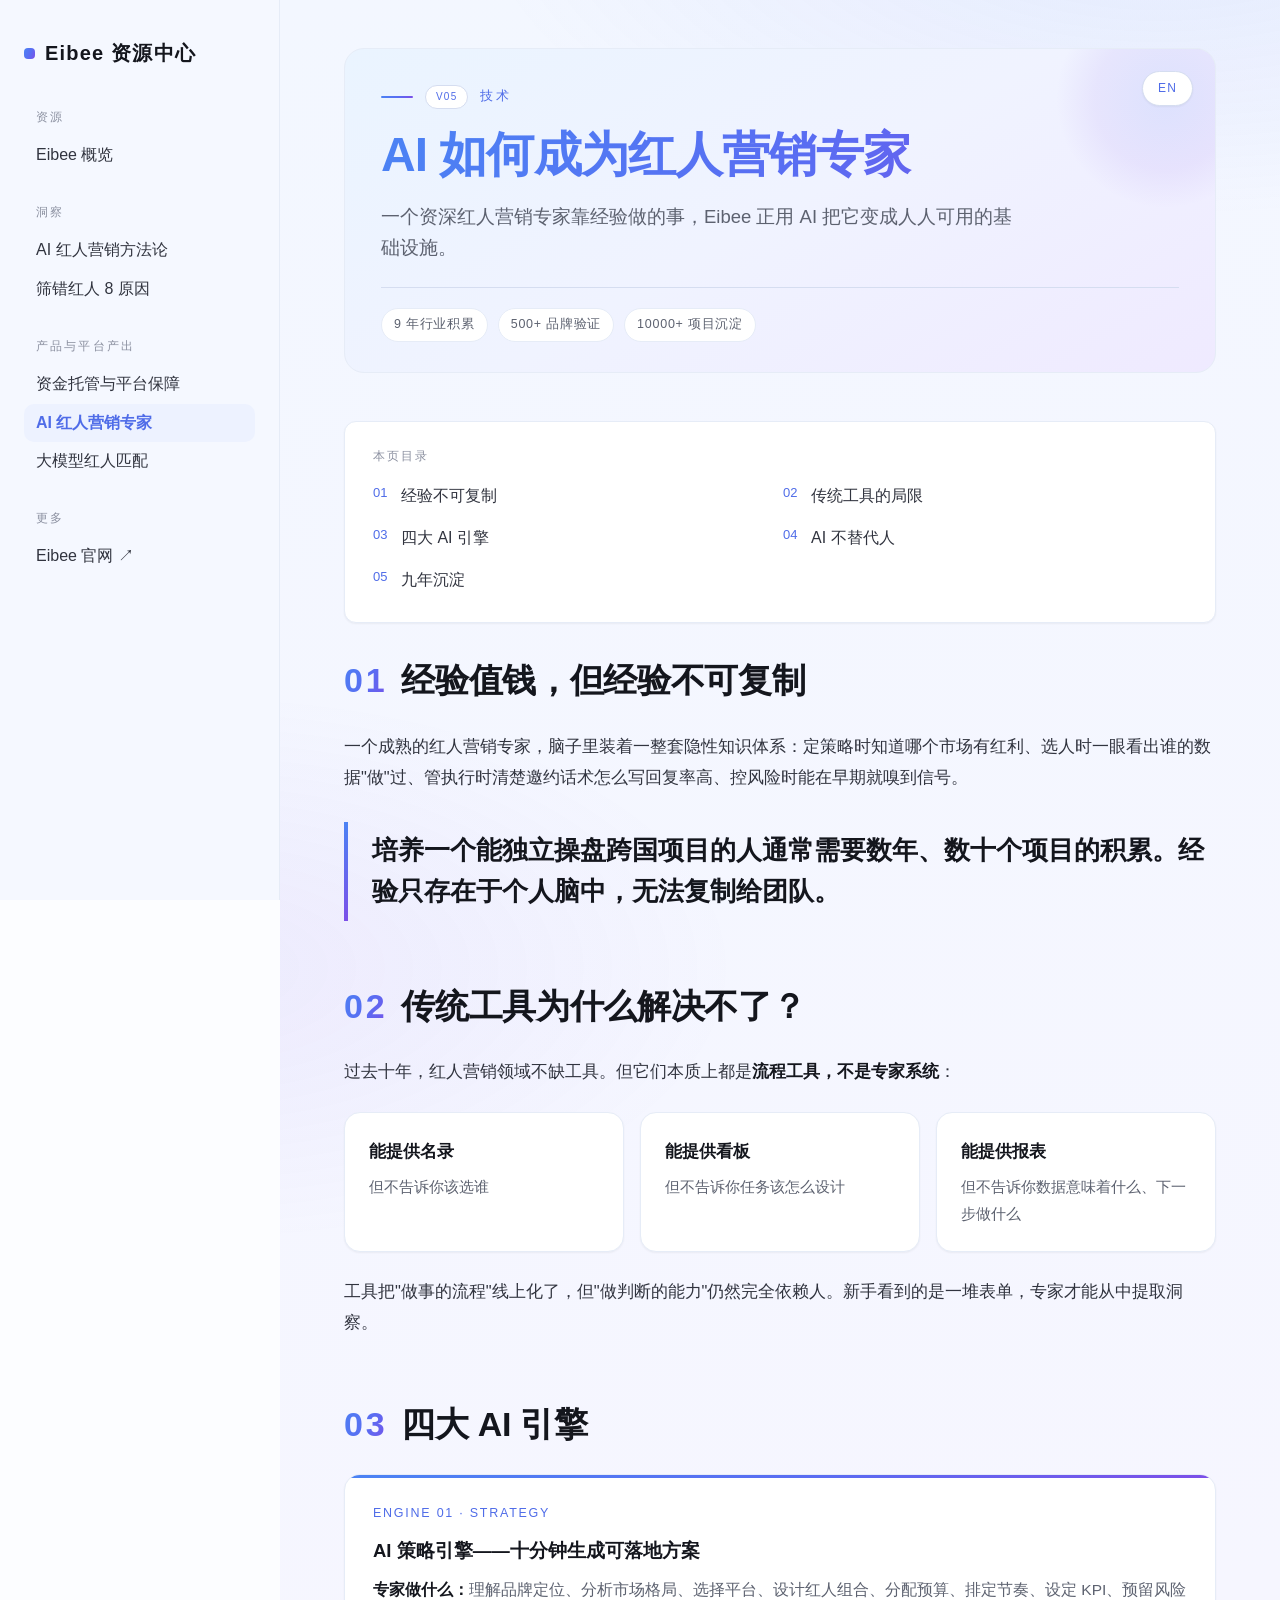
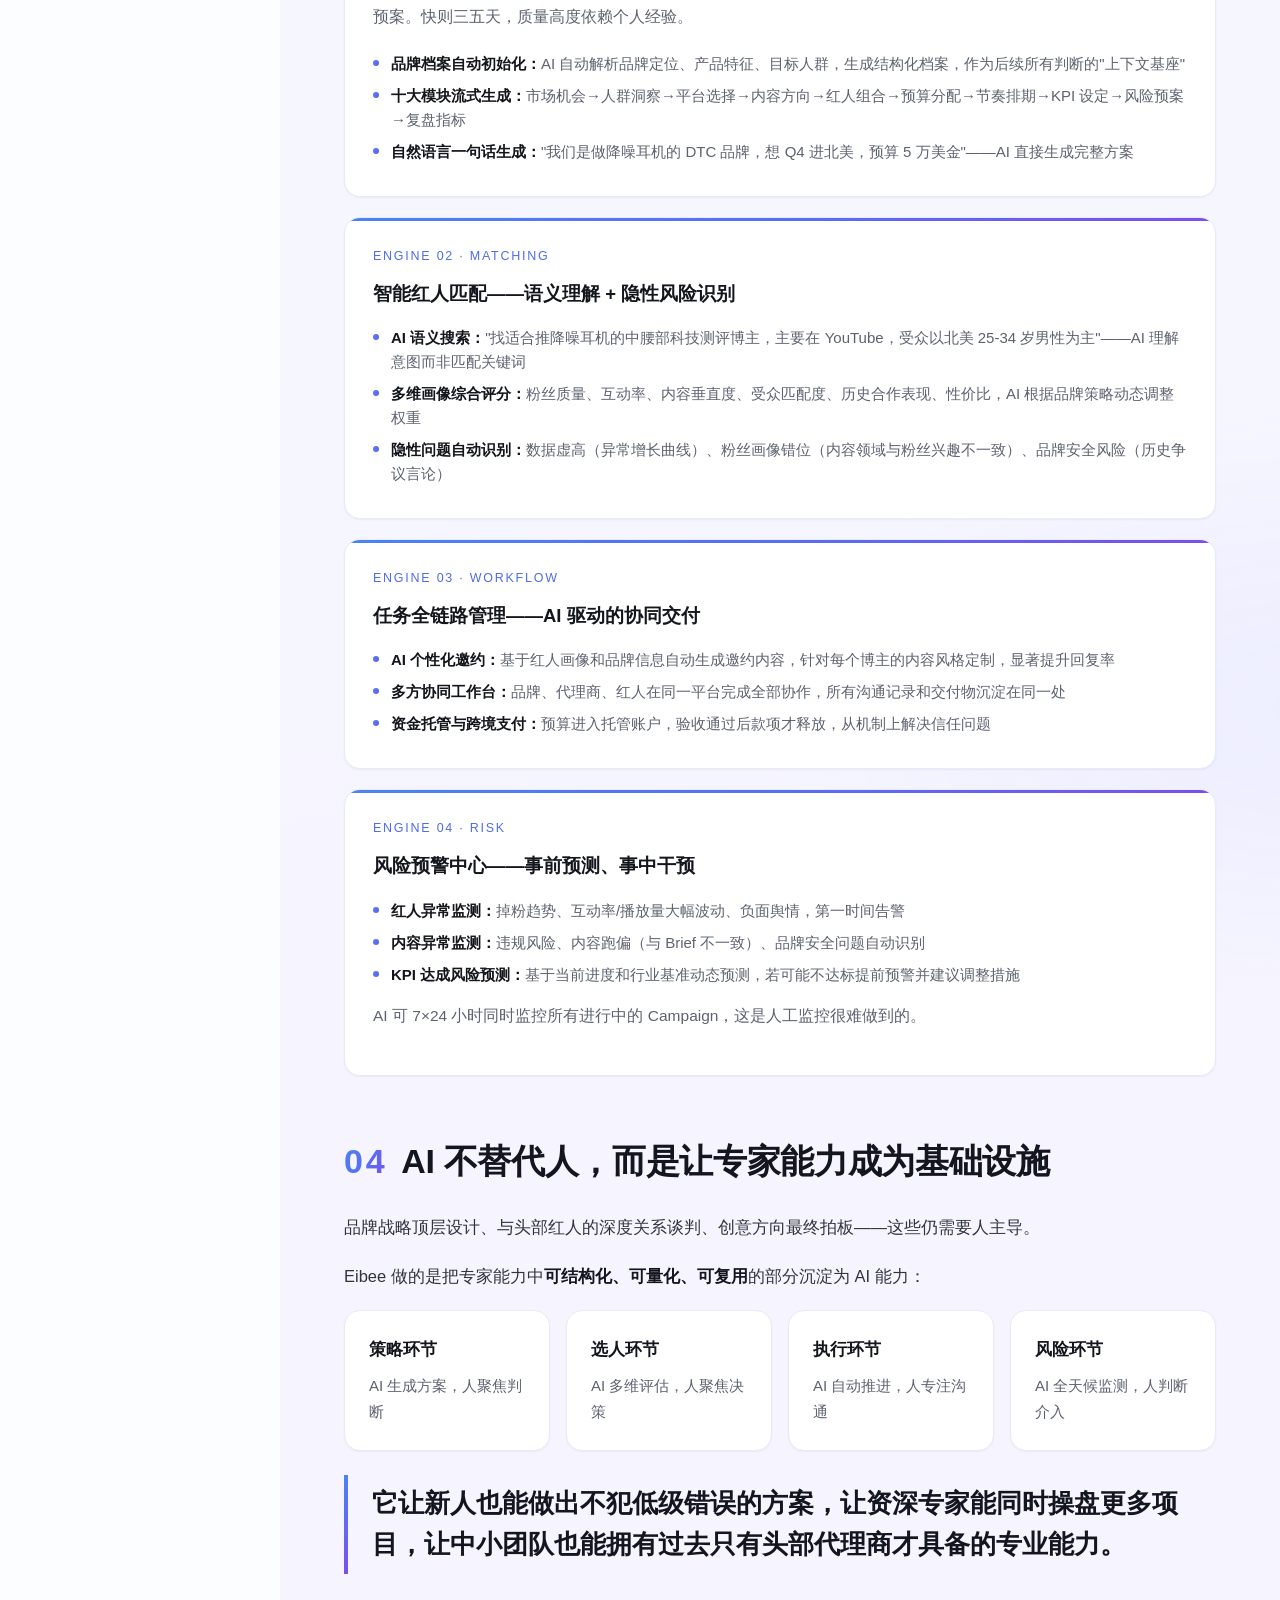
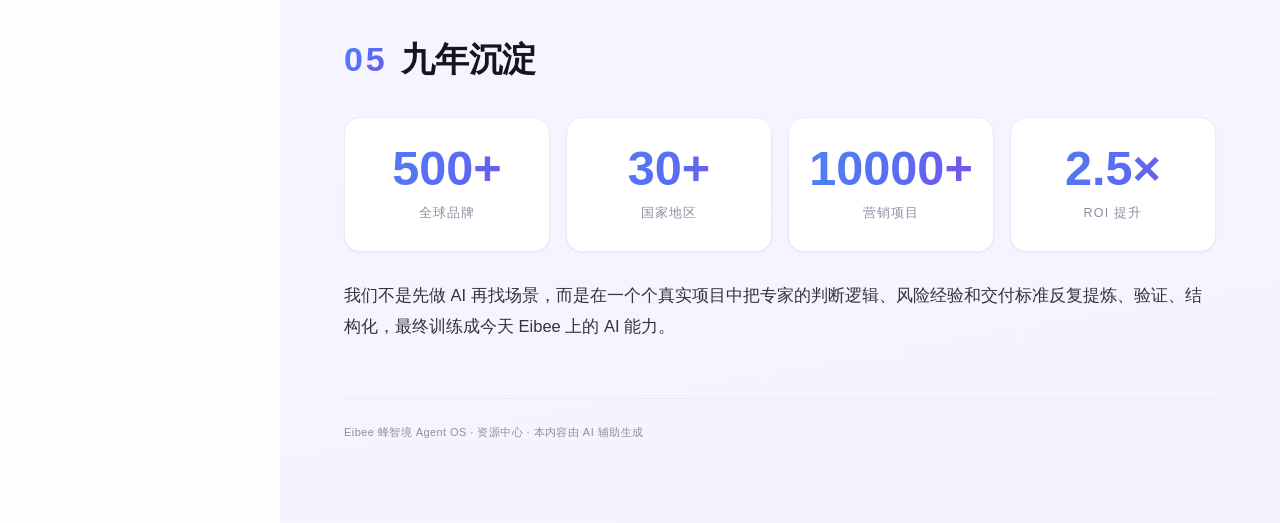
<file: ai-expert.html>
<!doctype html>
<html lang="zh-CN">
<head>
<meta charset="utf-8">
<meta name="viewport" content="width=device-width,initial-scale=1">
<title>AI 如何成为红人营销专家 · Eibee 资源中心</title>
<style>
:root{--paper:#fcfdff;--paper-2:#f5f8ff;--bg-soft:#eef4ff;--panel:#ffffff;--line:#e6ecf7;--line-strong:#d5ddf0;--ink:#14161d;--ink-2:#31343f;--ink-3:#5d6270;--grey:#8b90a0;--blue:#4b83f4;--indigo:#5468f0;--violet:#6a5cf0;--primary:#7459d9;--primary-hover:#8b73e5;--primary-active:#4b3a8c;--primary-soft:#edf2ff;--link:#4f6ce8;--grad:linear-gradient(115deg,#4b83f4 0%,#5a6cf2 55%,#7c4fe8 100%);--band:linear-gradient(150deg,#eaf4ff 0%,#f0f3ff 50%,#efeaff 100%);--shadow-sm:0 1px 2px rgba(20,22,29,.05);--shadow-md:0 8px 24px rgba(20,22,29,.07);--shadow-acc:0 8px 24px rgba(84,104,240,.14);--r-lg:16px;--r-md:12px;--title:'CreatorOS Alibaba PuHuiTi Medium','Alibaba PuHuiTi Medium','Alibaba PuHuiTi 3.0 65 Medium','PingFang SC','Microsoft YaHei',sans-serif;--mono:'CreatorOS Alibaba PuHuiTi Web','Alibaba PuHuiTi','Alibaba PuHuiTi 3.0 55 Regular','PingFang SC','Microsoft YaHei',sans-serif;--sans:'CreatorOS Alibaba PuHuiTi Web','Alibaba PuHuiTi','Alibaba PuHuiTi 3.0 55 Regular','PingFang SC','Microsoft YaHei',sans-serif;--sidebar-w:280px}*,*::before,*::after{box-sizing:border-box;margin:0;padding:0}html{scroll-behavior:smooth;-webkit-text-size-adjust:100%}body{font-family:var(--sans);background:var(--paper);color:var(--ink);line-height:1.75;font-size:16.5px;-webkit-font-smoothing:antialiased;-moz-osx-font-smoothing:grayscale}h1,h2,h3,h4,h5,h6,.sidebar-logo,.sidebar-group-title,.toc-title{font-family:var(--title)}::selection{background:#4b83f4;color:#fff}.page-wrap{display:flex;min-height:100vh}.sidebar{width:var(--sidebar-w);min-width:var(--sidebar-w);background:var(--paper-2);border-right:1px solid var(--line);padding:36px 0;position:fixed;top:0;left:0;bottom:0;overflow-y:auto;z-index:100}.sidebar-inner{padding:0 24px}.sidebar-logo{display:flex;align-items:center;gap:10px;font-family:var(--title);font-size:20px;font-weight:700;letter-spacing:.06em;color:var(--ink);text-decoration:none;margin-bottom:36px}.sidebar-logo::before{content:"";width:11px;height:11px;border-radius:4px;background:var(--grad);flex:none}.sidebar-group{margin-bottom:28px}.sidebar-group-title{font-family:var(--title);font-size:12px;letter-spacing:.18em;color:var(--grey);text-transform:uppercase;padding:0 12px;margin-bottom:8px}.sidebar-item{display:flex;align-items:center;gap:10px;padding:8px 12px;border-radius:10px;font-size:16px;color:var(--ink-2);text-decoration:none;transition:background .15s,color .15s;line-height:1.4}.sidebar-item:hover{background:var(--primary-soft);color:var(--link)}.sidebar-item.active{background:var(--primary-soft);color:var(--link);font-weight:600}.sidebar-item .si-icon{display:none}.sidebar-item.sub{padding-left:34px;font-size:16px;color:var(--ink-3)}.sidebar-item.sub.active{color:var(--link);background:var(--primary-soft)}.lang-toggle{position:absolute;top:22px;right:22px;z-index:5;padding:6px 15px;border-radius:999px;background:var(--panel);color:var(--link);border:1px solid var(--line-strong);font-family:var(--mono);font-size:12px;letter-spacing:.1em;text-decoration:none;cursor:pointer;box-shadow:var(--shadow-sm);transition:background .15s,border-color .15s,color .15s,box-shadow .15s}.lang-toggle:hover{background:var(--grad);border-color:transparent;color:#fff;box-shadow:var(--shadow-acc)}.sidebar-toggle{display:none;position:fixed;top:16px;left:16px;z-index:200;width:40px;height:40px;border-radius:10px;background:var(--panel);color:var(--ink);border:1px solid var(--line-strong);font-size:18px;cursor:pointer;align-items:center;justify-content:center;box-shadow:var(--shadow-sm)}.main{margin-left:var(--sidebar-w);flex:1;min-width:0;background:radial-gradient(1100px 480px at 88% -80px,rgba(91,124,244,.11),transparent 62%),radial-gradient(900px 460px at -80px 26%,rgba(124,79,232,.075),transparent 60%),radial-gradient(1000px 520px at 105% 62%,rgba(91,124,244,.06),transparent 58%),linear-gradient(170deg,#f3f7ff 0%,#f6f6ff 45%,#f5f3ff 100%)}.main-inner{position:relative;max-width:none;margin:0;padding:48px 64px 80px}.doc-hero{margin-bottom:48px;position:relative;background:var(--band);border:1px solid var(--line);border-radius:20px;padding:36px 36px 30px;overflow:hidden}.doc-hero::after{content:"";position:absolute;top:-60px;right:-60px;width:220px;height:220px;border-radius:50%;background:radial-gradient(circle,rgba(91,124,244,.13) 0%,rgba(124,79,232,.08) 45%,transparent 70%);pointer-events:none}.doc-eyebrow{font-family:var(--mono);font-size:12.5px;letter-spacing:.2em;color:var(--link);margin-bottom:16px;display:flex;align-items:center;gap:12px}.doc-eyebrow::before{content:"";width:32px;height:2px;border-radius:2px;background:var(--grad)}.doc-eyebrow .cat-tag{display:inline-block;padding:2px 10px;border-radius:999px;background:var(--panel);color:var(--link);border:1px solid var(--line-strong);font-size:10px;letter-spacing:.12em}.doc-title{font-size:clamp(30px,4.2vw,48px);font-weight:900;line-height:1.25;letter-spacing:-.02em;background:var(--grad);-webkit-background-clip:text;background-clip:text;-webkit-text-fill-color:transparent;color:var(--indigo);margin-bottom:16px}.doc-subtitle{font-size:18.5px;color:var(--ink-3);line-height:1.7;max-width:640px}.doc-meta{display:flex;gap:10px;flex-wrap:wrap;margin-top:24px;padding-top:20px;border-top:1px solid var(--line-strong);font-family:var(--mono);font-size:12.5px;letter-spacing:.06em;color:var(--ink-3)}.doc-meta span{display:flex;align-items:center;gap:6px;padding:5px 12px;border-radius:999px;background:var(--panel);border:1px solid var(--line)}.sec{margin-bottom:56px;scroll-margin-top:24px}.sec-head{display:flex;align-items:baseline;gap:14px;margin-bottom:20px}.sec-num{font-family:var(--mono);font-size:clamp(26px,3vw,34px);font-weight:700;background:var(--grad);-webkit-background-clip:text;background-clip:text;-webkit-text-fill-color:transparent;color:var(--indigo);letter-spacing:.08em;min-width:32px}.sec-title{font-size:clamp(26px,3vw,34px);font-weight:800;line-height:1.3;letter-spacing:-.01em;color:var(--ink)}.sec-lead{font-size:18px;color:var(--ink-3);line-height:1.8;margin-bottom:20px}.sec p{margin-bottom:18px;color:var(--ink-2);font-size:16.5px;line-height:1.9}.sec strong{color:var(--ink);font-weight:700}.hl{background:var(--grad);color:#fff;padding:0 .15em;border-radius:4px;font-weight:600}.pull{font-weight:800;font-size:clamp(20px,2.4vw,26px);line-height:1.6;border-left:4px solid transparent;border-image:linear-gradient(180deg,#4b83f4,#7c4fe8) 1;padding:8px 0 8px 24px;margin:28px 0;color:var(--ink)}.cards{display:grid;gap:16px;margin:24px 0}.cards-2{grid-template-columns:repeat(2,1fr)}.cards-3{grid-template-columns:repeat(3,1fr)}.cards-4{grid-template-columns:repeat(4,1fr)}.card{background:var(--panel);border:1px solid var(--line);border-radius:var(--r-lg);padding:24px;box-shadow:var(--shadow-sm);transition:transform .2s,box-shadow .2s,border-color .2s}.card:hover{transform:translateY(-3px);border-color:#a8b8f5;box-shadow:var(--shadow-acc)}.card-icon{width:40px;height:40px;border-radius:11px;background:var(--primary-soft);color:var(--link);display:flex;align-items:center;justify-content:center;font-size:22px;margin-bottom:14px}.card h4{font-size:17px;font-weight:700;margin-bottom:8px;color:var(--ink)}.card p{font-size:15px;color:var(--ink-3);line-height:1.75;margin:0}.feat-card{background:var(--panel);border:1px solid var(--line);border-radius:var(--r-lg);padding:28px;position:relative;overflow:hidden;box-shadow:var(--shadow-sm);transition:transform .2s,box-shadow .2s,border-color .2s}.feat-card:hover{transform:translateY(-3px);border-color:#a8b8f5;box-shadow:var(--shadow-acc)}.feat-card::before{content:"";position:absolute;top:0;left:0;right:0;height:3px;background:var(--grad)}.feat-card .fc-num{font-family:var(--mono);font-size:12.5px;letter-spacing:.14em;color:var(--link);margin-bottom:10px}.feat-card h4{font-size:18.5px;font-weight:700;margin-bottom:10px;color:var(--ink)}.feat-card p{font-size:15.5px;color:var(--ink-3);line-height:1.7}.feat-card ul{margin:12px 0 0;padding:0;list-style:none}.feat-card ul li{font-size:15px;color:var(--ink-3);padding:4px 0;padding-left:18px;position:relative;line-height:1.6}.feat-card ul li::before{content:"";position:absolute;left:0;top:12px;width:6px;height:6px;border-radius:50%;background:var(--grad)}.acc-band{background:var(--band);border:1px solid var(--line);border-radius:18px;padding:clamp(28px,4vw,48px);margin:32px 0}.acc-band .sec-title{color:var(--ink)}.stats-row{display:grid;gap:16px;margin:28px 0}.stats-4{grid-template-columns:repeat(4,1fr)}.stats-3{grid-template-columns:repeat(3,1fr)}.stat{text-align:center;padding:26px 16px;background:var(--panel);border:1px solid var(--line);border-radius:var(--r-lg);box-shadow:var(--shadow-sm);transition:border-color .2s,box-shadow .2s,transform .2s}.stat:hover{border-color:#a8b8f5;box-shadow:var(--shadow-acc);transform:translateY(-3px)}.stat .num{font-size:clamp(32px,3.8vw,50px);font-weight:900;background:var(--grad);-webkit-background-clip:text;background-clip:text;-webkit-text-fill-color:transparent;color:var(--indigo);line-height:1;font-variant-numeric:tabular-nums}.stat .label{font-family:var(--mono);font-size:12.5px;letter-spacing:.1em;color:var(--grey);margin-top:10px}.table-wrap{overflow-x:auto;margin:24px 0}table{width:100%;border-collapse:collapse;font-size:15.5px}th{text-align:left;padding:14px 16px;font-family:var(--mono);font-size:12.5px;letter-spacing:.1em;color:var(--link);border-bottom:2px solid transparent;border-image:linear-gradient(90deg,#4b83f4,#7c4fe8) 1;text-transform:uppercase}td{padding:16px 18px;border-bottom:1px solid var(--line);color:var(--ink-2)}tr:hover td{background:var(--paper-2)}.steps{margin:28px 0;position:relative}.step{display:flex;gap:20px;margin-bottom:24px;position:relative}.step:last-child{margin-bottom:0}.step-marker{width:40px;height:40px;flex:none;border-radius:50%;background:var(--grad);color:#fff;display:flex;align-items:center;justify-content:center;font-family:var(--mono);font-weight:700;font-size:15px}.step-body h4{font-size:17px;font-weight:700;margin-bottom:6px;color:var(--ink)}.step-body p{font-size:15.5px;color:var(--ink-3);margin:0;line-height:1.7}.doc-footer{margin-top:48px;padding-top:24px;border-top:1px solid var(--line);font-family:var(--mono);font-size:11px;letter-spacing:.04em;color:var(--grey);line-height:1.8}.toc{background:var(--panel);border:1px solid var(--line);border-radius:var(--r-md);padding:24px 28px;margin:28px 0;box-shadow:var(--shadow-sm)}.toc-title{font-family:var(--title);font-size:11.5px;letter-spacing:.18em;color:var(--grey);text-transform:uppercase;margin-bottom:12px}.toc-list{list-style:none;display:grid;grid-template-columns:repeat(2,1fr);gap:6px}.toc-list a{color:var(--ink-2);text-decoration:none;font-size:16px;padding:4px 0;display:flex;gap:8px;transition:color .15s}.toc-list a:hover{color:var(--link)}.toc-list a .tn{font-family:var(--mono);font-size:13px;color:var(--link);min-width:20px}@media(max-width:900px){.sidebar{transform:translateX(-100%);transition:transform .25s;box-shadow:8px 0 40px rgba(20,22,29,.18)}.sidebar.open{transform:translateX(0)}.sidebar-toggle{display:flex}.main{margin-left:0}.main-inner{padding:32px 20px 60px}.lang-toggle{top:14px;right:14px}.doc-hero{padding:26px 22px 24px}.cards-2,.cards-3,.cards-4{grid-template-columns:1fr}.stats-4,.stats-3{grid-template-columns:repeat(2,1fr)}.toc-list{grid-template-columns:1fr}}@media(max-width:560px){.stats-4,.stats-3{grid-template-columns:1fr}}@media print{.sidebar,.sidebar-toggle,.lang-toggle{display:none!important}.main{margin-left:0}.main-inner{max-width:100%;padding:0}.sec{break-inside:avoid}.card,.feat-card,.stat,.acc-band,.doc-hero{break-inside:avoid;box-shadow:none}.doc-title,.sec-num,.stat .num{-webkit-text-fill-color:currentColor;color:var(--indigo)}}
</style>
</head>
<body>
<div class="page-wrap">
<aside class="sidebar" id="sidebar">
  <div class="sidebar-inner">
    <a class="sidebar-logo" href="index.html?sharecode=LYEO55FTEU">Eibee 资源中心</a>
    <div class="sidebar-group">
  <div class="sidebar-group-title">资源</div>
  <a class="sidebar-item" href="index.html?sharecode=LYEO55FTEU"><span class="si-icon">›</span>Eibee 概览</a>
</div><div class="sidebar-group">
  <div class="sidebar-group-title">洞察</div>
  <a class="sidebar-item" href="methodology.html?sharecode=LYEO55FTEU"><span class="si-icon">›</span>AI 红人营销方法论</a><a class="sidebar-item" href="8-mistakes.html?sharecode=LYEO55FTEU"><span class="si-icon">›</span>筛错红人 8 原因</a>
</div><div class="sidebar-group">
  <div class="sidebar-group-title">产品与平台产出</div>
  <a class="sidebar-item" href="fund-escrow.html?sharecode=LYEO55FTEU"><span class="si-icon">›</span>资金托管与平台保障</a><a class="sidebar-item active" href="ai-expert.html?sharecode=LYEO55FTEU"><span class="si-icon">›</span>AI 红人营销专家</a><a class="sidebar-item" href="llm-matching.html?sharecode=LYEO55FTEU"><span class="si-icon">›</span>大模型红人匹配</a>
</div>
<div class="sidebar-group">
  <div class="sidebar-group-title">更多</div>
  <a class="sidebar-item" href="https://www.eibee.ai" target="_blank" rel="noopener"><span class="si-icon">›</span>Eibee 官网 ↗</a>
</div>
  </div>
</aside>
<button class="sidebar-toggle" id="sidebarToggle">☰</button>
<main class="main"><div class="main-inner">
<div class="doc-hero"><a class="lang-toggle" href="ai-expert-en.html?sharecode=LYEO55FTEU">EN</a>
  <div class="doc-eyebrow"><span class="cat-tag">V05</span> 技术</div>
  <h1 class="doc-title">AI 如何成为红人营销专家</h1>
  <p class="doc-subtitle">一个资深红人营销专家靠经验做的事，Eibee 正用 AI 把它变成人人可用的基础设施。</p>
  <div class="doc-meta"><span>9 年行业积累</span><span>500+ 品牌验证</span><span>10000+ 项目沉淀</span></div>
</div>
<div class="toc"><div class="toc-title">本页目录</div><div class="toc-list"><a href="#s1"><span class="tn">01</span>经验不可复制</a><a href="#s2"><span class="tn">02</span>传统工具的局限</a><a href="#s3"><span class="tn">03</span>四大 AI 引擎</a><a href="#s4"><span class="tn">04</span>AI 不替代人</a><a href="#s5"><span class="tn">05</span>九年沉淀</a></div></div>

<section class="sec" id="s1">
  <div class="sec-head"><span class="sec-num">01</span><h2 class="sec-title">经验值钱，但经验不可复制</h2></div>
  <p>一个成熟的红人营销专家，脑子里装着一整套隐性知识体系：定策略时知道哪个市场有红利、选人时一眼看出谁的数据"做"过、管执行时清楚邀约话术怎么写回复率高、控风险时能在早期就嗅到信号。</p>
  <div class="pull">培养一个能独立操盘跨国项目的人通常需要数年、数十个项目的积累。经验只存在于个人脑中，无法复制给团队。</div>
</section>

<section class="sec" id="s2">
  <div class="sec-head"><span class="sec-num">02</span><h2 class="sec-title">传统工具为什么解决不了？</h2></div>
  <p>过去十年，红人营销领域不缺工具。但它们本质上都是<strong>流程工具，不是专家系统</strong>：</p>
  <div class="cards cards-3">
    <div class="card"><h4>能提供名录</h4><p>但不告诉你该选谁</p></div>
    <div class="card"><h4>能提供看板</h4><p>但不告诉你任务该怎么设计</p></div>
    <div class="card"><h4>能提供报表</h4><p>但不告诉你数据意味着什么、下一步做什么</p></div>
  </div>
  <p>工具把"做事的流程"线上化了，但"做判断的能力"仍然完全依赖人。新手看到的是一堆表单，专家才能从中提取洞察。</p>
</section>

<section class="sec" id="s3">
  <div class="sec-head"><span class="sec-num">03</span><h2 class="sec-title">四大 AI 引擎</h2></div>

  <div class="feat-card" style="margin-bottom:20px">
    <div class="fc-num">ENGINE 01 · STRATEGY</div>
    <h4>AI 策略引擎——十分钟生成可落地方案</h4>
    <p><strong>专家做什么：</strong>理解品牌定位、分析市场格局、选择平台、设计红人组合、分配预算、排定节奏、设定 KPI、预留风险预案。快则三五天，质量高度依赖个人经验。</p>
    <ul>
      <li><strong>品牌档案自动初始化：</strong>AI 自动解析品牌定位、产品特征、目标人群，生成结构化档案，作为后续所有判断的"上下文基座"</li>
      <li><strong>十大模块流式生成：</strong>市场机会→人群洞察→平台选择→内容方向→红人组合→预算分配→节奏排期→KPI 设定→风险预案→复盘指标</li>
      <li><strong>自然语言一句话生成：</strong>"我们是做降噪耳机的 DTC 品牌，想 Q4 进北美，预算 5 万美金"——AI 直接生成完整方案</li>
    </ul>
  </div>

  <div class="feat-card" style="margin-bottom:20px">
    <div class="fc-num">ENGINE 02 · MATCHING</div>
    <h4>智能红人匹配——语义理解 + 隐性风险识别</h4>
    <ul>
      <li><strong>AI 语义搜索：</strong>"找适合推降噪耳机的中腰部科技测评博主，主要在 YouTube，受众以北美 25-34 岁男性为主"——AI 理解意图而非匹配关键词</li>
      <li><strong>多维画像综合评分：</strong>粉丝质量、互动率、内容垂直度、受众匹配度、历史合作表现、性价比，AI 根据品牌策略动态调整权重</li>
      <li><strong>隐性问题自动识别：</strong>数据虚高（异常增长曲线）、粉丝画像错位（内容领域与粉丝兴趣不一致）、品牌安全风险（历史争议言论）</li>
    </ul>
  </div>

  <div class="feat-card" style="margin-bottom:20px">
    <div class="fc-num">ENGINE 03 · WORKFLOW</div>
    <h4>任务全链路管理——AI 驱动的协同交付</h4>
    <ul>
      <li><strong>AI 个性化邀约：</strong>基于红人画像和品牌信息自动生成邀约内容，针对每个博主的内容风格定制，显著提升回复率</li>
      <li><strong>多方协同工作台：</strong>品牌、代理商、红人在同一平台完成全部协作，所有沟通记录和交付物沉淀在同一处</li>
      <li><strong>资金托管与跨境支付：</strong>预算进入托管账户，验收通过后款项才释放，从机制上解决信任问题</li>
    </ul>
  </div>

  <div class="feat-card">
    <div class="fc-num">ENGINE 04 · RISK</div>
    <h4>风险预警中心——事前预测、事中干预</h4>
    <ul>
      <li><strong>红人异常监测：</strong>掉粉趋势、互动率/播放量大幅波动、负面舆情，第一时间告警</li>
      <li><strong>内容异常监测：</strong>违规风险、内容跑偏（与 Brief 不一致）、品牌安全问题自动识别</li>
      <li><strong>KPI 达成风险预测：</strong>基于当前进度和行业基准动态预测，若可能不达标提前预警并建议调整措施</li>
    </ul>
    <p style="margin-top:12px">AI 可 7×24 小时同时监控所有进行中的 Campaign，这是人工监控很难做到的。</p>
  </div>
</section>

<section class="sec" id="s4">
  <div class="sec-head"><span class="sec-num" style="color:var(--acc)">04</span><h2 class="sec-title">AI 不替代人，而是让专家能力成为基础设施</h2></div>
  <p>品牌战略顶层设计、与头部红人的深度关系谈判、创意方向最终拍板——这些仍需要人主导。</p>
  <p>Eibee 做的是把专家能力中<strong>可结构化、可量化、可复用</strong>的部分沉淀为 AI 能力：</p>
  <div class="cards cards-4" style="margin-top:16px">
    <div class="card"><h4>策略环节</h4><p>AI 生成方案，人聚焦判断</p></div>
    <div class="card"><h4>选人环节</h4><p>AI 多维评估，人聚焦决策</p></div>
    <div class="card"><h4>执行环节</h4><p>AI 自动推进，人专注沟通</p></div>
    <div class="card"><h4>风险环节</h4><p>AI 全天候监测，人判断介入</p></div>
  </div>
  <div class="pull" style="border-left-color:var(--acc);margin-top:24px">它让新人也能做出不犯低级错误的方案，让资深专家能同时操盘更多项目，让中小团队也能拥有过去只有头部代理商才具备的专业能力。</div>
</section>

<section class="sec" id="s5">
  <div class="sec-head"><span class="sec-num">05</span><h2 class="sec-title">九年沉淀</h2></div>
  <div class="stats-row stats-4">
    <div class="stat"><div class="num">500+</div><div class="label">全球品牌</div></div>
    <div class="stat"><div class="num">30+</div><div class="label">国家地区</div></div>
    <div class="stat"><div class="num">10000+</div><div class="label">营销项目</div></div>
    <div class="stat"><div class="num">2.5×</div><div class="label">ROI 提升</div></div>
  </div>
  <p style="margin-top:20px">我们不是先做 AI 再找场景，而是在一个个真实项目中把专家的判断逻辑、风险经验和交付标准反复提炼、验证、结构化，最终训练成今天 Eibee 上的 AI 能力。</p>
</section>

<div class="doc-footer">
  Eibee 蜂智境 Agent OS · 资源中心 · 本内容由 AI 辅助生成
</div>
</div></main>
</div>
<script>
document.getElementById('sidebarToggle').addEventListener('click',function(){
  document.getElementById('sidebar').classList.toggle('open');
});
document.addEventListener('click',function(e){
  if(!e.target.closest('.sidebar')&&!e.target.closest('.sidebar-toggle')){
    document.getElementById('sidebar').classList.remove('open');
  }
});
</script>
</body>
</html>
</file>
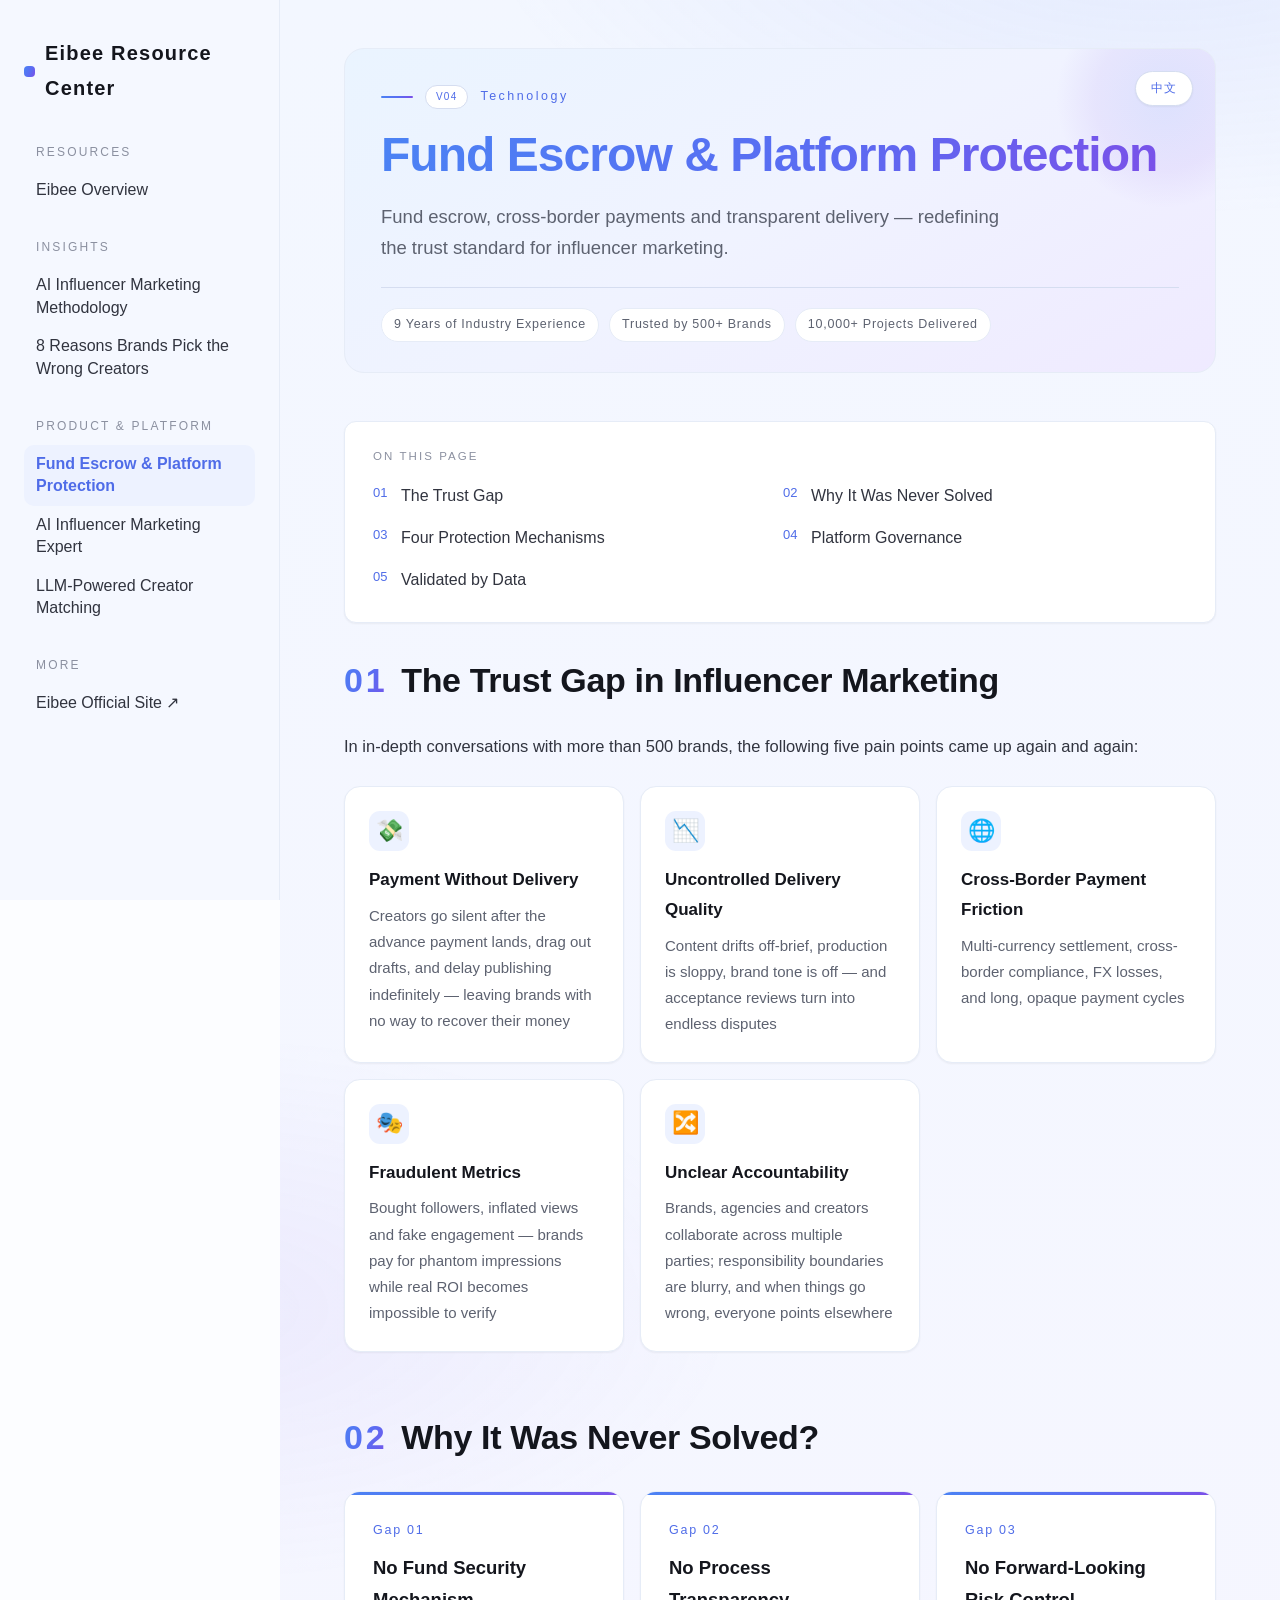
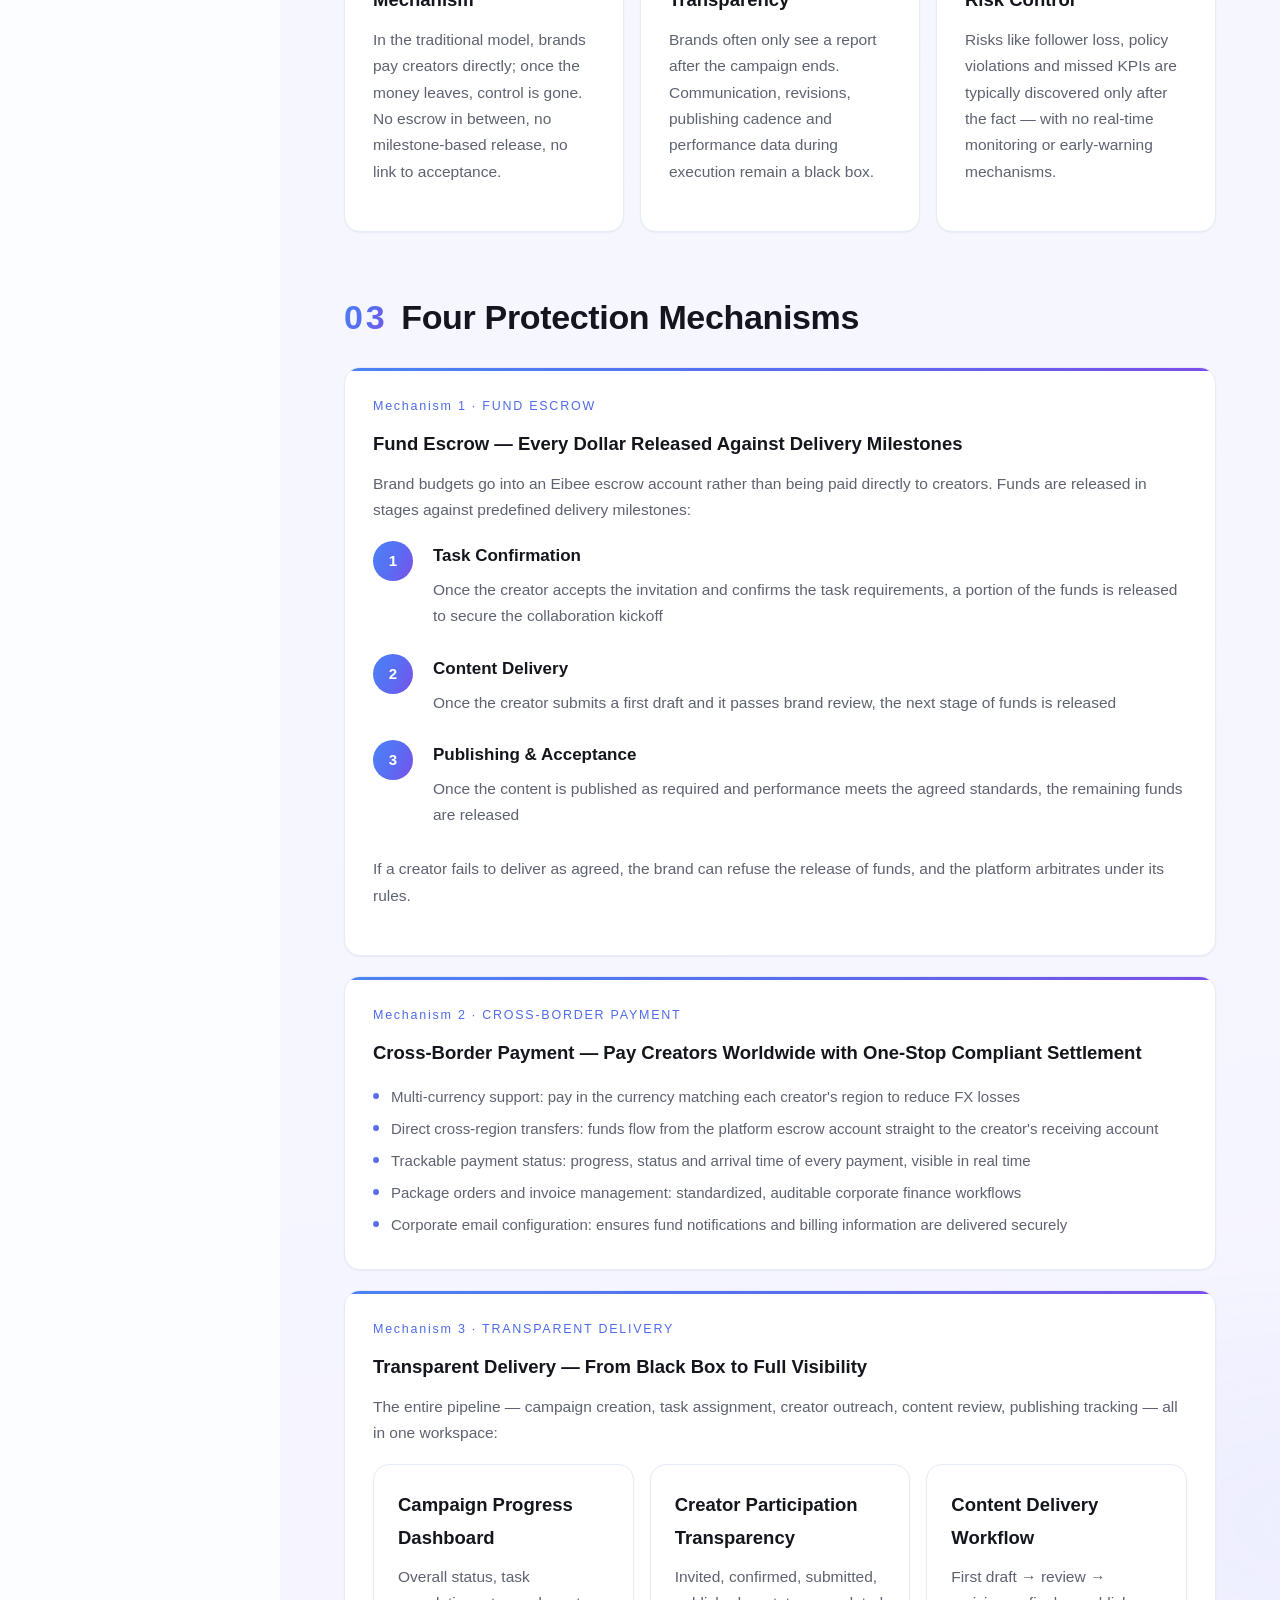
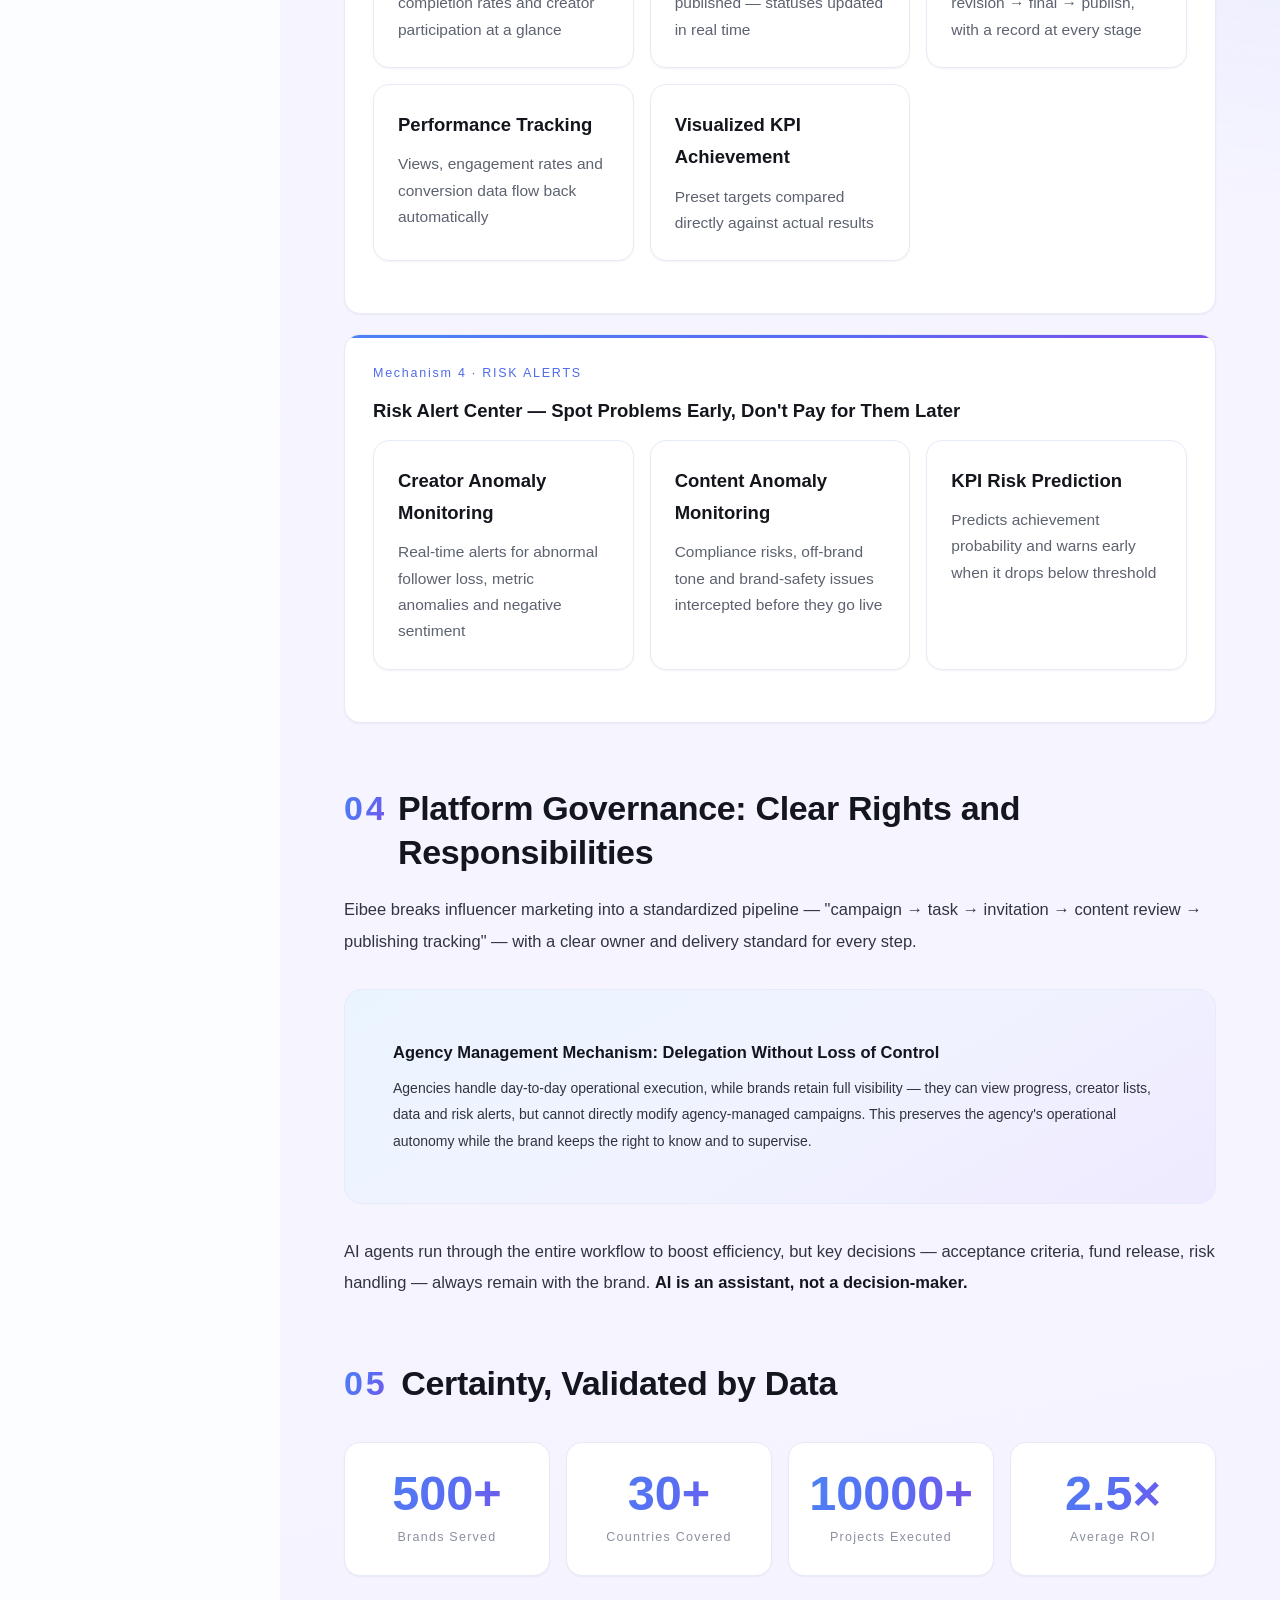
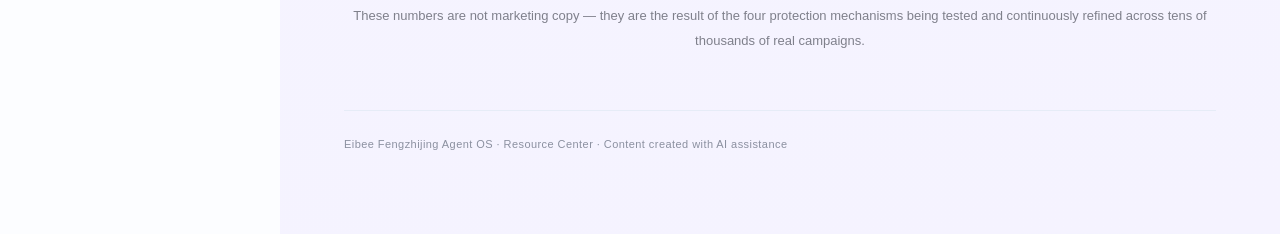
<file: fund-escrow-en.html>
<!doctype html>
<html lang="en">
<head>
<meta charset="utf-8">
<meta name="viewport" content="width=device-width,initial-scale=1">
<title>Fund Escrow &amp; Platform Protection · Eibee Resource Center</title>
<style>
:root{--paper:#fcfdff;--paper-2:#f5f8ff;--bg-soft:#eef4ff;--panel:#ffffff;--line:#e6ecf7;--line-strong:#d5ddf0;--ink:#14161d;--ink-2:#31343f;--ink-3:#5d6270;--grey:#8b90a0;--blue:#4b83f4;--indigo:#5468f0;--violet:#6a5cf0;--primary:#7459d9;--primary-hover:#8b73e5;--primary-active:#4b3a8c;--primary-soft:#edf2ff;--link:#4f6ce8;--grad:linear-gradient(115deg,#4b83f4 0%,#5a6cf2 55%,#7c4fe8 100%);--band:linear-gradient(150deg,#eaf4ff 0%,#f0f3ff 50%,#efeaff 100%);--shadow-sm:0 1px 2px rgba(20,22,29,.05);--shadow-md:0 8px 24px rgba(20,22,29,.07);--shadow-acc:0 8px 24px rgba(84,104,240,.14);--r-lg:16px;--r-md:12px;--title:'CreatorOS Alibaba PuHuiTi Medium','Alibaba PuHuiTi Medium','Alibaba PuHuiTi 3.0 65 Medium','PingFang SC','Microsoft YaHei',sans-serif;--mono:'CreatorOS Alibaba PuHuiTi Web','Alibaba PuHuiTi','Alibaba PuHuiTi 3.0 55 Regular','PingFang SC','Microsoft YaHei',sans-serif;--sans:'CreatorOS Alibaba PuHuiTi Web','Alibaba PuHuiTi','Alibaba PuHuiTi 3.0 55 Regular','PingFang SC','Microsoft YaHei',sans-serif;--sidebar-w:280px}*,*::before,*::after{box-sizing:border-box;margin:0;padding:0}html{scroll-behavior:smooth;-webkit-text-size-adjust:100%}body{font-family:var(--sans);background:var(--paper);color:var(--ink);line-height:1.75;font-size:16.5px;-webkit-font-smoothing:antialiased;-moz-osx-font-smoothing:grayscale}h1,h2,h3,h4,h5,h6,.sidebar-logo,.sidebar-group-title,.toc-title{font-family:var(--title)}::selection{background:#4b83f4;color:#fff}.page-wrap{display:flex;min-height:100vh}.sidebar{width:var(--sidebar-w);min-width:var(--sidebar-w);background:var(--paper-2);border-right:1px solid var(--line);padding:36px 0;position:fixed;top:0;left:0;bottom:0;overflow-y:auto;z-index:100}.sidebar-inner{padding:0 24px}.sidebar-logo{display:flex;align-items:center;gap:10px;font-family:var(--title);font-size:20px;font-weight:700;letter-spacing:.06em;color:var(--ink);text-decoration:none;margin-bottom:36px}.sidebar-logo::before{content:"";width:11px;height:11px;border-radius:4px;background:var(--grad);flex:none}.sidebar-group{margin-bottom:28px}.sidebar-group-title{font-family:var(--title);font-size:12px;letter-spacing:.18em;color:var(--grey);text-transform:uppercase;padding:0 12px;margin-bottom:8px}.sidebar-item{display:flex;align-items:center;gap:10px;padding:8px 12px;border-radius:10px;font-size:16px;color:var(--ink-2);text-decoration:none;transition:background .15s,color .15s;line-height:1.4}.sidebar-item:hover{background:var(--primary-soft);color:var(--link)}.sidebar-item.active{background:var(--primary-soft);color:var(--link);font-weight:600}.sidebar-item .si-icon{display:none}.sidebar-item.sub{padding-left:34px;font-size:16px;color:var(--ink-3)}.sidebar-item.sub.active{color:var(--link);background:var(--primary-soft)}.lang-toggle{position:absolute;top:22px;right:22px;z-index:5;padding:6px 15px;border-radius:999px;background:var(--panel);color:var(--link);border:1px solid var(--line-strong);font-family:var(--mono);font-size:12px;letter-spacing:.1em;text-decoration:none;cursor:pointer;box-shadow:var(--shadow-sm);transition:background .15s,border-color .15s,color .15s,box-shadow .15s}.lang-toggle:hover{background:var(--grad);border-color:transparent;color:#fff;box-shadow:var(--shadow-acc)}.sidebar-toggle{display:none;position:fixed;top:16px;left:16px;z-index:200;width:40px;height:40px;border-radius:10px;background:var(--panel);color:var(--ink);border:1px solid var(--line-strong);font-size:18px;cursor:pointer;align-items:center;justify-content:center;box-shadow:var(--shadow-sm)}.main{margin-left:var(--sidebar-w);flex:1;min-width:0;background:radial-gradient(1100px 480px at 88% -80px,rgba(91,124,244,.11),transparent 62%),radial-gradient(900px 460px at -80px 26%,rgba(124,79,232,.075),transparent 60%),radial-gradient(1000px 520px at 105% 62%,rgba(91,124,244,.06),transparent 58%),linear-gradient(170deg,#f3f7ff 0%,#f6f6ff 45%,#f5f3ff 100%)}.main-inner{position:relative;max-width:none;margin:0;padding:48px 64px 80px}.doc-hero{margin-bottom:48px;position:relative;background:var(--band);border:1px solid var(--line);border-radius:20px;padding:36px 36px 30px;overflow:hidden}.doc-hero::after{content:"";position:absolute;top:-60px;right:-60px;width:220px;height:220px;border-radius:50%;background:radial-gradient(circle,rgba(91,124,244,.13) 0%,rgba(124,79,232,.08) 45%,transparent 70%);pointer-events:none}.doc-eyebrow{font-family:var(--mono);font-size:12.5px;letter-spacing:.2em;color:var(--link);margin-bottom:16px;display:flex;align-items:center;gap:12px}.doc-eyebrow::before{content:"";width:32px;height:2px;border-radius:2px;background:var(--grad)}.doc-eyebrow .cat-tag{display:inline-block;padding:2px 10px;border-radius:999px;background:var(--panel);color:var(--link);border:1px solid var(--line-strong);font-size:10px;letter-spacing:.12em}.doc-title{font-size:clamp(30px,4.2vw,48px);font-weight:900;line-height:1.25;letter-spacing:-.02em;background:var(--grad);-webkit-background-clip:text;background-clip:text;-webkit-text-fill-color:transparent;color:var(--indigo);margin-bottom:16px}.doc-subtitle{font-size:18.5px;color:var(--ink-3);line-height:1.7;max-width:640px}.doc-meta{display:flex;gap:10px;flex-wrap:wrap;margin-top:24px;padding-top:20px;border-top:1px solid var(--line-strong);font-family:var(--mono);font-size:12.5px;letter-spacing:.06em;color:var(--ink-3)}.doc-meta span{display:flex;align-items:center;gap:6px;padding:5px 12px;border-radius:999px;background:var(--panel);border:1px solid var(--line)}.sec{margin-bottom:56px;scroll-margin-top:24px}.sec-head{display:flex;align-items:baseline;gap:14px;margin-bottom:20px}.sec-num{font-family:var(--mono);font-size:clamp(26px,3vw,34px);font-weight:700;background:var(--grad);-webkit-background-clip:text;background-clip:text;-webkit-text-fill-color:transparent;color:var(--indigo);letter-spacing:.08em;min-width:32px}.sec-title{font-size:clamp(26px,3vw,34px);font-weight:800;line-height:1.3;letter-spacing:-.01em;color:var(--ink)}.sec-lead{font-size:18px;color:var(--ink-3);line-height:1.8;margin-bottom:20px}.sec p{margin-bottom:18px;color:var(--ink-2);font-size:16.5px;line-height:1.9}.sec strong{color:var(--ink);font-weight:700}.hl{background:var(--grad);color:#fff;padding:0 .15em;border-radius:4px;font-weight:600}.pull{font-weight:800;font-size:clamp(20px,2.4vw,26px);line-height:1.6;border-left:4px solid transparent;border-image:linear-gradient(180deg,#4b83f4,#7c4fe8) 1;padding:8px 0 8px 24px;margin:28px 0;color:var(--ink)}.cards{display:grid;gap:16px;margin:24px 0}.cards-2{grid-template-columns:repeat(2,1fr)}.cards-3{grid-template-columns:repeat(3,1fr)}.cards-4{grid-template-columns:repeat(4,1fr)}.card{background:var(--panel);border:1px solid var(--line);border-radius:var(--r-lg);padding:24px;box-shadow:var(--shadow-sm);transition:transform .2s,box-shadow .2s,border-color .2s}.card:hover{transform:translateY(-3px);border-color:#a8b8f5;box-shadow:var(--shadow-acc)}.card-icon{width:40px;height:40px;border-radius:11px;background:var(--primary-soft);color:var(--link);display:flex;align-items:center;justify-content:center;font-size:22px;margin-bottom:14px}.card h4{font-size:17px;font-weight:700;margin-bottom:8px;color:var(--ink)}.card p{font-size:15px;color:var(--ink-3);line-height:1.75;margin:0}.feat-card{background:var(--panel);border:1px solid var(--line);border-radius:var(--r-lg);padding:28px;position:relative;overflow:hidden;box-shadow:var(--shadow-sm);transition:transform .2s,box-shadow .2s,border-color .2s}.feat-card:hover{transform:translateY(-3px);border-color:#a8b8f5;box-shadow:var(--shadow-acc)}.feat-card::before{content:"";position:absolute;top:0;left:0;right:0;height:3px;background:var(--grad)}.feat-card .fc-num{font-family:var(--mono);font-size:12.5px;letter-spacing:.14em;color:var(--link);margin-bottom:10px}.feat-card h4{font-size:18.5px;font-weight:700;margin-bottom:10px;color:var(--ink)}.feat-card p{font-size:15.5px;color:var(--ink-3);line-height:1.7}.feat-card ul{margin:12px 0 0;padding:0;list-style:none}.feat-card ul li{font-size:15px;color:var(--ink-3);padding:4px 0;padding-left:18px;position:relative;line-height:1.6}.feat-card ul li::before{content:"";position:absolute;left:0;top:12px;width:6px;height:6px;border-radius:50%;background:var(--grad)}.acc-band{background:var(--band);border:1px solid var(--line);border-radius:18px;padding:clamp(28px,4vw,48px);margin:32px 0}.acc-band .sec-title{color:var(--ink)}.stats-row{display:grid;gap:16px;margin:28px 0}.stats-4{grid-template-columns:repeat(4,1fr)}.stats-3{grid-template-columns:repeat(3,1fr)}.stat{text-align:center;padding:26px 16px;background:var(--panel);border:1px solid var(--line);border-radius:var(--r-lg);box-shadow:var(--shadow-sm);transition:border-color .2s,box-shadow .2s,transform .2s}.stat:hover{border-color:#a8b8f5;box-shadow:var(--shadow-acc);transform:translateY(-3px)}.stat .num{font-size:clamp(32px,3.8vw,50px);font-weight:900;background:var(--grad);-webkit-background-clip:text;background-clip:text;-webkit-text-fill-color:transparent;color:var(--indigo);line-height:1;font-variant-numeric:tabular-nums}.stat .label{font-family:var(--mono);font-size:12.5px;letter-spacing:.1em;color:var(--grey);margin-top:10px}.table-wrap{overflow-x:auto;margin:24px 0}table{width:100%;border-collapse:collapse;font-size:15.5px}th{text-align:left;padding:14px 16px;font-family:var(--mono);font-size:12.5px;letter-spacing:.1em;color:var(--link);border-bottom:2px solid transparent;border-image:linear-gradient(90deg,#4b83f4,#7c4fe8) 1;text-transform:uppercase}td{padding:16px 18px;border-bottom:1px solid var(--line);color:var(--ink-2)}tr:hover td{background:var(--paper-2)}.steps{margin:28px 0;position:relative}.step{display:flex;gap:20px;margin-bottom:24px;position:relative}.step:last-child{margin-bottom:0}.step-marker{width:40px;height:40px;flex:none;border-radius:50%;background:var(--grad);color:#fff;display:flex;align-items:center;justify-content:center;font-family:var(--mono);font-weight:700;font-size:15px}.step-body h4{font-size:17px;font-weight:700;margin-bottom:6px;color:var(--ink)}.step-body p{font-size:15.5px;color:var(--ink-3);margin:0;line-height:1.7}.doc-footer{margin-top:48px;padding-top:24px;border-top:1px solid var(--line);font-family:var(--mono);font-size:11px;letter-spacing:.04em;color:var(--grey);line-height:1.8}.toc{background:var(--panel);border:1px solid var(--line);border-radius:var(--r-md);padding:24px 28px;margin:28px 0;box-shadow:var(--shadow-sm)}.toc-title{font-family:var(--title);font-size:11.5px;letter-spacing:.18em;color:var(--grey);text-transform:uppercase;margin-bottom:12px}.toc-list{list-style:none;display:grid;grid-template-columns:repeat(2,1fr);gap:6px}.toc-list a{color:var(--ink-2);text-decoration:none;font-size:16px;padding:4px 0;display:flex;gap:8px;transition:color .15s}.toc-list a:hover{color:var(--link)}.toc-list a .tn{font-family:var(--mono);font-size:13px;color:var(--link);min-width:20px}@media(max-width:900px){.sidebar{transform:translateX(-100%);transition:transform .25s;box-shadow:8px 0 40px rgba(20,22,29,.18)}.sidebar.open{transform:translateX(0)}.sidebar-toggle{display:flex}.main{margin-left:0}.main-inner{padding:32px 20px 60px}.lang-toggle{top:14px;right:14px}.doc-hero{padding:26px 22px 24px}.cards-2,.cards-3,.cards-4{grid-template-columns:1fr}.stats-4,.stats-3{grid-template-columns:repeat(2,1fr)}.toc-list{grid-template-columns:1fr}}@media(max-width:560px){.stats-4,.stats-3{grid-template-columns:1fr}}@media print{.sidebar,.sidebar-toggle,.lang-toggle{display:none!important}.main{margin-left:0}.main-inner{max-width:100%;padding:0}.sec{break-inside:avoid}.card,.feat-card,.stat,.acc-band,.doc-hero{break-inside:avoid;box-shadow:none}.doc-title,.sec-num,.stat .num{-webkit-text-fill-color:currentColor;color:var(--indigo)}}
</style>
</head>
<body>
<div class="page-wrap">
<aside class="sidebar" id="sidebar">
  <div class="sidebar-inner">
    <a class="sidebar-logo" href="index.html?sharecode=LYEO55FTEU">Eibee Resource Center</a>
    <div class="sidebar-group">
  <div class="sidebar-group-title">RESOURCES</div>
  <a class="sidebar-item" href="index-en.html?sharecode=LYEO55FTEU"><span class="si-icon">›</span>Eibee Overview</a>
</div><div class="sidebar-group">
  <div class="sidebar-group-title">INSIGHTS</div>
  <a class="sidebar-item" href="methodology-en.html?sharecode=LYEO55FTEU"><span class="si-icon">›</span>AI Influencer Marketing Methodology</a><a class="sidebar-item" href="8-mistakes-en.html?sharecode=LYEO55FTEU"><span class="si-icon">›</span>8 Reasons Brands Pick the Wrong Creators</a>
</div><div class="sidebar-group">
  <div class="sidebar-group-title">PRODUCT &amp; PLATFORM</div>
  <a class="sidebar-item active" href="fund-escrow-en.html?sharecode=LYEO55FTEU"><span class="si-icon">›</span>Fund Escrow &amp; Platform Protection</a><a class="sidebar-item" href="ai-expert-en.html?sharecode=LYEO55FTEU"><span class="si-icon">›</span>AI Influencer Marketing Expert</a><a class="sidebar-item" href="llm-matching-en.html?sharecode=LYEO55FTEU"><span class="si-icon">›</span>LLM-Powered Creator Matching</a>
</div>
<div class="sidebar-group">
  <div class="sidebar-group-title">MORE</div>
  <a class="sidebar-item" href="https://www.eibee.ai" target="_blank" rel="noopener"><span class="si-icon">›</span>Eibee Official Site ↗</a>
</div>
  </div>
</aside>
<button class="sidebar-toggle" id="sidebarToggle">☰</button>
<main class="main"><div class="main-inner">
<div class="doc-hero"><a class="lang-toggle" href="fund-escrow.html?sharecode=LYEO55FTEU">中文</a>
  <div class="doc-eyebrow"><span class="cat-tag">V04</span> Technology</div>
  <h1 class="doc-title">Fund Escrow &amp; Platform Protection</h1>
  <p class="doc-subtitle">Fund escrow, cross-border payments and transparent delivery — redefining the trust standard for influencer marketing.</p>
  <div class="doc-meta"><span>9 Years of Industry Experience</span><span>Trusted by 500+ Brands</span><span>10,000+ Projects Delivered</span></div>
</div>
<div class="toc"><div class="toc-title">On This Page</div><div class="toc-list"><a href="#s1"><span class="tn">01</span>The Trust Gap</a><a href="#s2"><span class="tn">02</span>Why It Was Never Solved</a><a href="#s3"><span class="tn">03</span>Four Protection Mechanisms</a><a href="#s4"><span class="tn">04</span>Platform Governance</a><a href="#s5"><span class="tn">05</span>Validated by Data</a></div></div>

<section class="sec" id="s1">
  <div class="sec-head"><span class="sec-num">01</span><h2 class="sec-title">The Trust Gap in Influencer Marketing</h2></div>
  <p>In in-depth conversations with more than 500 brands, the following five pain points came up again and again:</p>
  <div class="cards cards-3">
    <div class="card"><div class="card-icon">💸</div><h4>Payment Without Delivery</h4><p>Creators go silent after the advance payment lands, drag out drafts, and delay publishing indefinitely — leaving brands with no way to recover their money</p></div>
    <div class="card"><div class="card-icon">📉</div><h4>Uncontrolled Delivery Quality</h4><p>Content drifts off-brief, production is sloppy, brand tone is off — and acceptance reviews turn into endless disputes</p></div>
    <div class="card"><div class="card-icon">🌐</div><h4>Cross-Border Payment Friction</h4><p>Multi-currency settlement, cross-border compliance, FX losses, and long, opaque payment cycles</p></div>
    <div class="card"><div class="card-icon">🎭</div><h4>Fraudulent Metrics</h4><p>Bought followers, inflated views and fake engagement — brands pay for phantom impressions while real ROI becomes impossible to verify</p></div>
    <div class="card"><div class="card-icon">🔀</div><h4>Unclear Accountability</h4><p>Brands, agencies and creators collaborate across multiple parties; responsibility boundaries are blurry, and when things go wrong, everyone points elsewhere</p></div>
  </div>
</section>

<section class="sec" id="s2">
  <div class="sec-head"><span class="sec-num">02</span><h2 class="sec-title">Why It Was Never Solved?</h2></div>
  <div class="cards cards-3">
    <div class="feat-card"><div class="fc-num">Gap 01</div><h4>No Fund Security Mechanism</h4><p>In the traditional model, brands pay creators directly; once the money leaves, control is gone. No escrow in between, no milestone-based release, no link to acceptance.</p></div>
    <div class="feat-card"><div class="fc-num">Gap 02</div><h4>No Process Transparency</h4><p>Brands often only see a report after the campaign ends. Communication, revisions, publishing cadence and performance data during execution remain a black box.</p></div>
    <div class="feat-card"><div class="fc-num">Gap 03</div><h4>No Forward-Looking Risk Control</h4><p>Risks like follower loss, policy violations and missed KPIs are typically discovered only after the fact — with no real-time monitoring or early-warning mechanisms.</p></div>
  </div>
</section>

<section class="sec" id="s3">
  <div class="sec-head"><span class="sec-num">03</span><h2 class="sec-title">Four Protection Mechanisms</h2></div>

  <div class="feat-card" style="margin-bottom:20px">
    <div class="fc-num">Mechanism 1 · FUND ESCROW</div>
    <h4>Fund Escrow — Every Dollar Released Against Delivery Milestones</h4>
    <p>Brand budgets go into an Eibee escrow account rather than being paid directly to creators. Funds are released in stages against predefined delivery milestones:</p>
    <div class="steps" style="margin-top:16px">
      <div class="step"><div class="step-marker">1</div><div class="step-body"><h4>Task Confirmation</h4><p>Once the creator accepts the invitation and confirms the task requirements, a portion of the funds is released to secure the collaboration kickoff</p></div></div>
      <div class="step"><div class="step-marker">2</div><div class="step-body"><h4>Content Delivery</h4><p>Once the creator submits a first draft and it passes brand review, the next stage of funds is released</p></div></div>
      <div class="step"><div class="step-marker">3</div><div class="step-body"><h4>Publishing &amp; Acceptance</h4><p>Once the content is published as required and performance meets the agreed standards, the remaining funds are released</p></div></div>
    </div>
    <p style="margin-top:12px">If a creator fails to deliver as agreed, the brand can refuse the release of funds, and the platform arbitrates under its rules.</p>
  </div>

  <div class="feat-card" style="margin-bottom:20px">
    <div class="fc-num">Mechanism 2 · CROSS-BORDER PAYMENT</div>
    <h4>Cross-Border Payment — Pay Creators Worldwide with One-Stop Compliant Settlement</h4>
    <ul>
      <li>Multi-currency support: pay in the currency matching each creator's region to reduce FX losses</li>
      <li>Direct cross-region transfers: funds flow from the platform escrow account straight to the creator's receiving account</li>
      <li>Trackable payment status: progress, status and arrival time of every payment, visible in real time</li>
      <li>Package orders and invoice management: standardized, auditable corporate finance workflows</li>
      <li>Corporate email configuration: ensures fund notifications and billing information are delivered securely</li>
    </ul>
  </div>

  <div class="feat-card" style="margin-bottom:20px">
    <div class="fc-num">Mechanism 3 · TRANSPARENT DELIVERY</div>
    <h4>Transparent Delivery — From Black Box to Full Visibility</h4>
    <p>The entire pipeline — campaign creation, task assignment, creator outreach, content review, publishing tracking — all in one workspace:</p>
    <div class="cards cards-3" style="margin-top:12px">
      <div class="card"><h4>Campaign Progress Dashboard</h4><p>Overall status, task completion rates and creator participation at a glance</p></div>
      <div class="card"><h4>Creator Participation Transparency</h4><p>Invited, confirmed, submitted, published — statuses updated in real time</p></div>
      <div class="card"><h4>Content Delivery Workflow</h4><p>First draft → review → revision → final → publish, with a record at every stage</p></div>
      <div class="card"><h4>Performance Tracking</h4><p>Views, engagement rates and conversion data flow back automatically</p></div>
      <div class="card"><h4>Visualized KPI Achievement</h4><p>Preset targets compared directly against actual results</p></div>
    </div>
  </div>

  <div class="feat-card">
    <div class="fc-num">Mechanism 4 · RISK ALERTS</div>
    <h4>Risk Alert Center — Spot Problems Early, Don't Pay for Them Later</h4>
    <div class="cards cards-3" style="margin-top:12px">
      <div class="card"><h4>Creator Anomaly Monitoring</h4><p>Real-time alerts for abnormal follower loss, metric anomalies and negative sentiment</p></div>
      <div class="card"><h4>Content Anomaly Monitoring</h4><p>Compliance risks, off-brand tone and brand-safety issues intercepted before they go live</p></div>
      <div class="card"><h4>KPI Risk Prediction</h4><p>Predicts achievement probability and warns early when it drops below threshold</p></div>
    </div>
  </div>
</section>

<section class="sec" id="s4">
  <div class="sec-head"><span class="sec-num">04</span><h2 class="sec-title">Platform Governance: Clear Rights and Responsibilities</h2></div>
  <p>Eibee breaks influencer marketing into a standardized pipeline — "campaign → task → invitation → content review → publishing tracking" — with a clear owner and delivery standard for every step.</p>
  <div class="acc-band">
    <h4 style="margin-bottom:8px">Agency Management Mechanism: Delegation Without Loss of Control</h4>
    <p style="margin:0;font-size:14px">Agencies handle day-to-day operational execution, while brands retain full visibility — they can view progress, creator lists, data and risk alerts, but cannot directly modify agency-managed campaigns. This preserves the agency's operational autonomy while the brand keeps the right to know and to supervise.</p>
  </div>
  <p>AI agents run through the entire workflow to boost efficiency, but key decisions — acceptance criteria, fund release, risk handling — always remain with the brand. <strong>AI is an assistant, not a decision-maker.</strong></p>
</section>

<section class="sec" id="s5">
  <div class="sec-head"><span class="sec-num" style="color:var(--acc)">05</span><h2 class="sec-title">Certainty, Validated by Data</h2></div>
  <div class="stats-row stats-4">
    <div class="stat"><div class="num">500+</div><div class="label">Brands Served</div></div>
    <div class="stat"><div class="num">30+</div><div class="label">Countries Covered</div></div>
    <div class="stat"><div class="num">10000+</div><div class="label">Projects Executed</div></div>
    <div class="stat"><div class="num">2.5×</div><div class="label">Average ROI</div></div>
  </div>
  <p style="text-align:center;margin-top:20px;font-size:13px;opacity:.6">These numbers are not marketing copy — they are the result of the four protection mechanisms being tested and continuously refined across tens of thousands of real campaigns.</p>
</section>

<div class="doc-footer">
  Eibee Fengzhijing Agent OS · Resource Center · Content created with AI assistance
</div>
</div></main>
</div>
<script>
document.getElementById('sidebarToggle').addEventListener('click',function(){
  document.getElementById('sidebar').classList.toggle('open');
});
document.addEventListener('click',function(e){
  if(!e.target.closest('.sidebar')&&!e.target.closest('.sidebar-toggle')){
    document.getElementById('sidebar').classList.remove('open');
  }
});
</script>
</body>
</html>
</file>
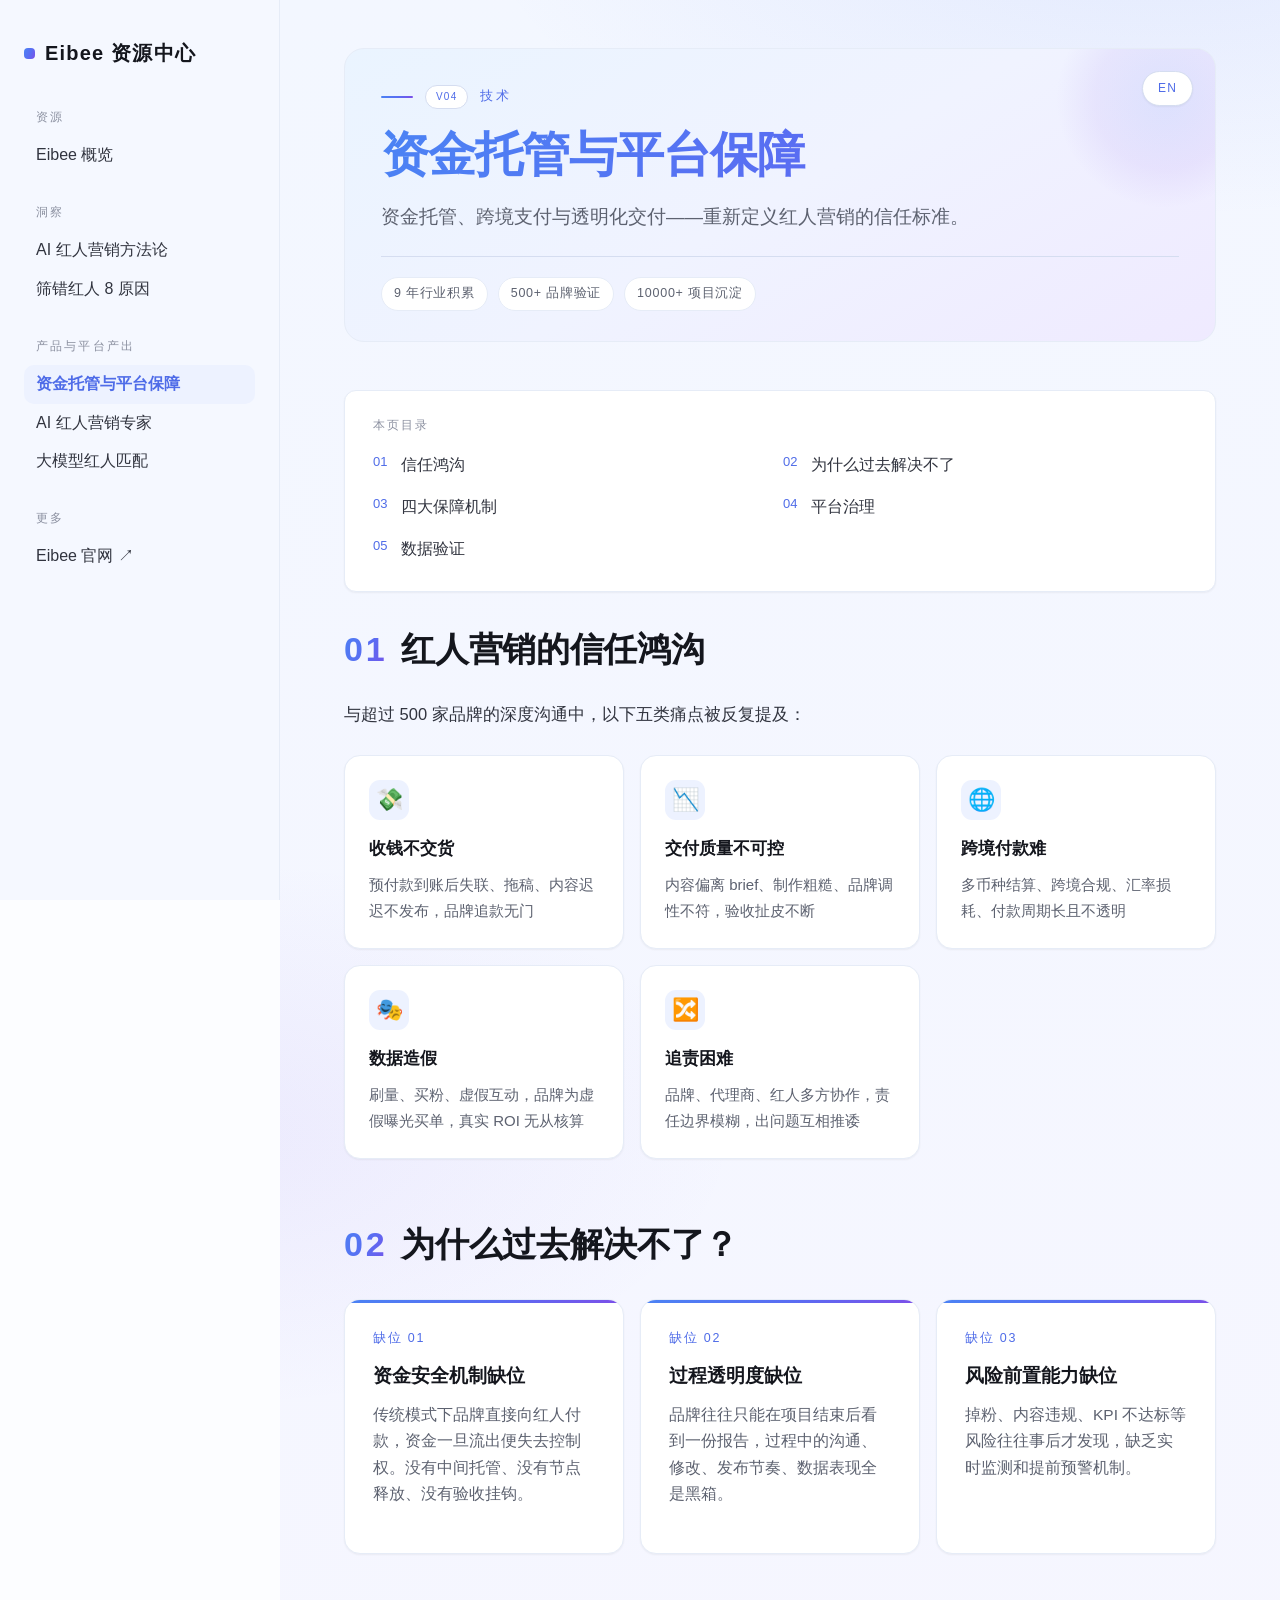
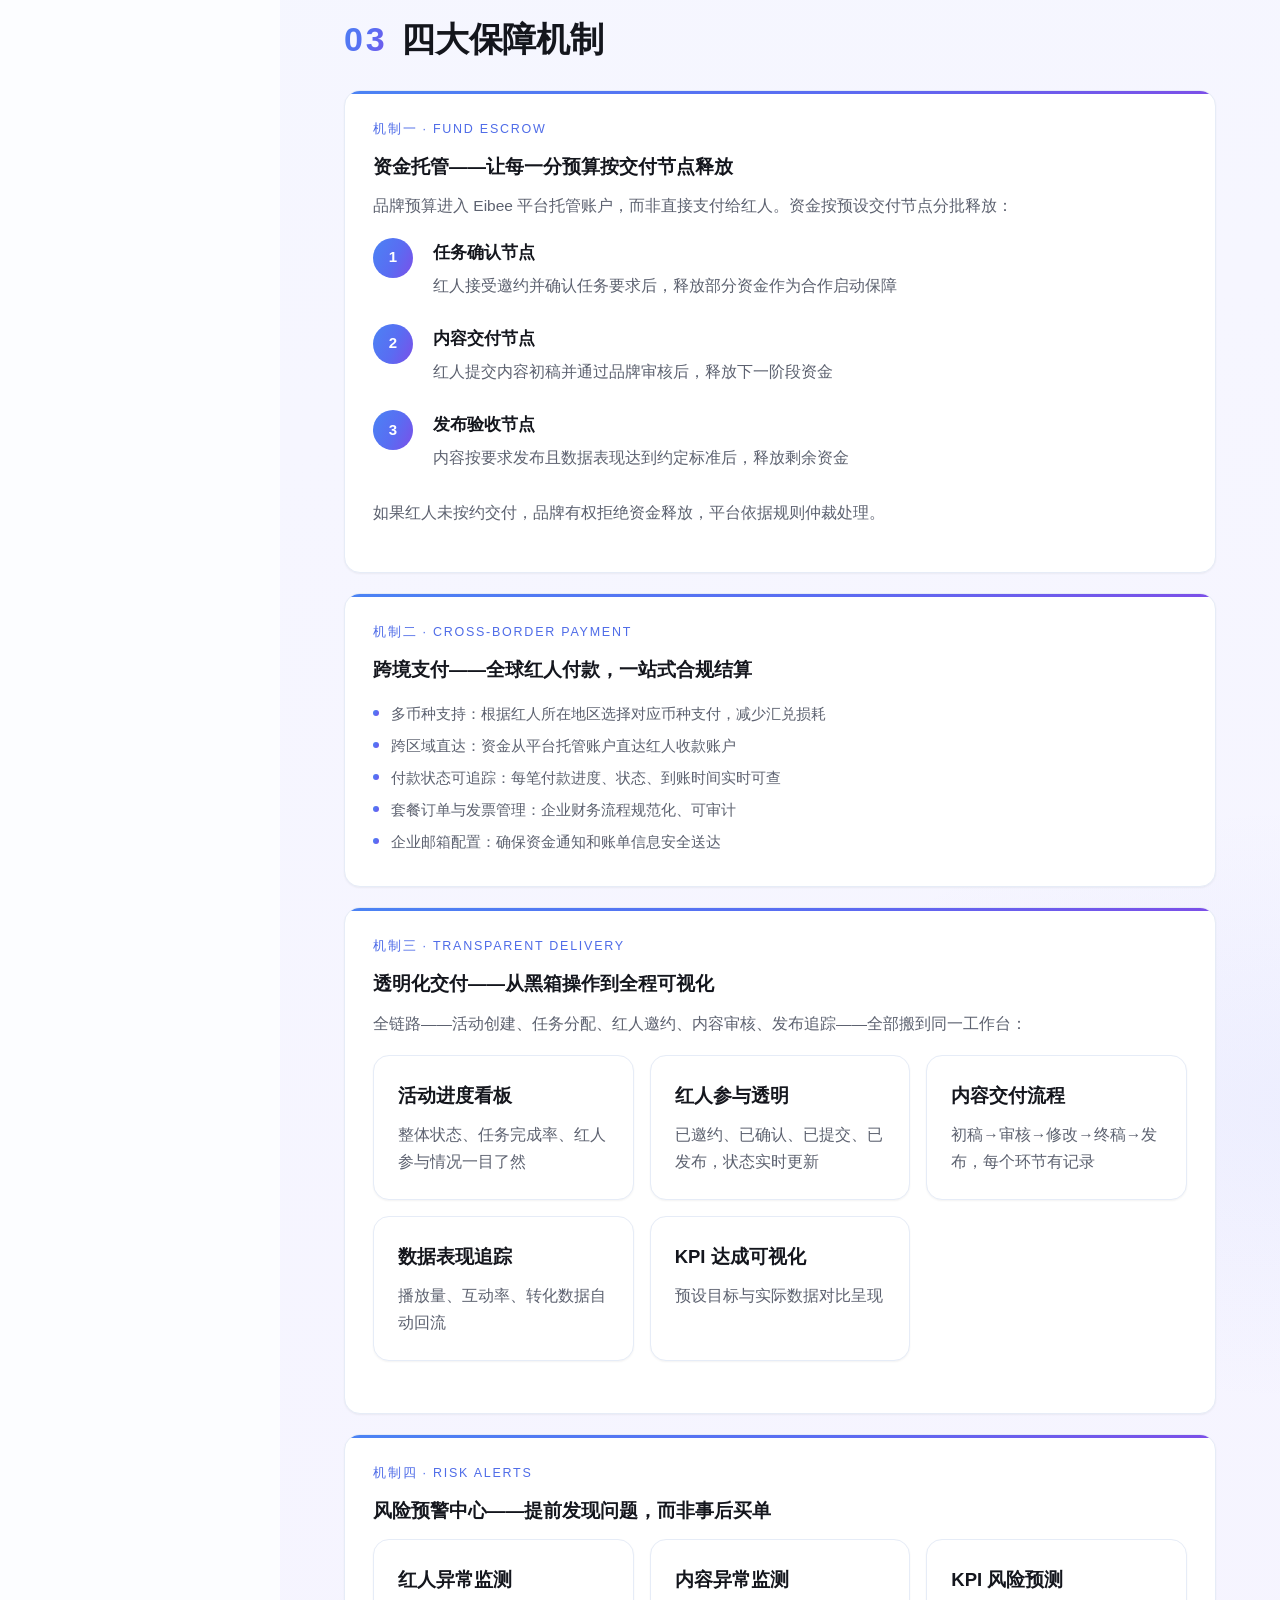
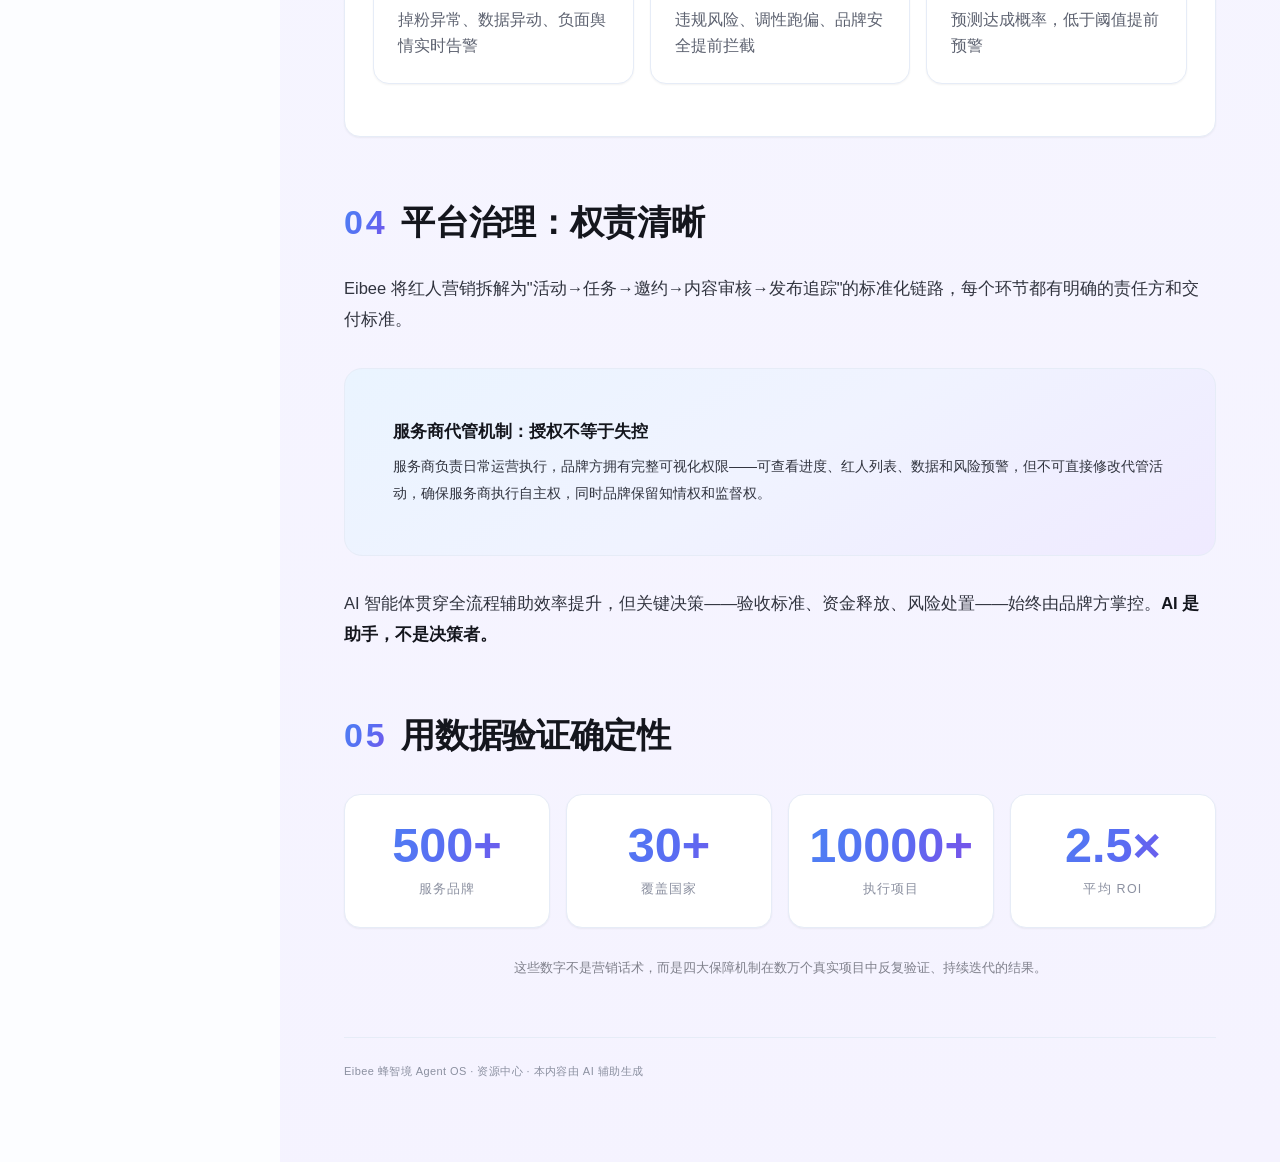
<file: fund-escrow.html>
<!doctype html>
<html lang="zh-CN">
<head>
<meta charset="utf-8">
<meta name="viewport" content="width=device-width,initial-scale=1">
<title>资金托管与平台保障 · Eibee 资源中心</title>
<style>
:root{--paper:#fcfdff;--paper-2:#f5f8ff;--bg-soft:#eef4ff;--panel:#ffffff;--line:#e6ecf7;--line-strong:#d5ddf0;--ink:#14161d;--ink-2:#31343f;--ink-3:#5d6270;--grey:#8b90a0;--blue:#4b83f4;--indigo:#5468f0;--violet:#6a5cf0;--primary:#7459d9;--primary-hover:#8b73e5;--primary-active:#4b3a8c;--primary-soft:#edf2ff;--link:#4f6ce8;--grad:linear-gradient(115deg,#4b83f4 0%,#5a6cf2 55%,#7c4fe8 100%);--band:linear-gradient(150deg,#eaf4ff 0%,#f0f3ff 50%,#efeaff 100%);--shadow-sm:0 1px 2px rgba(20,22,29,.05);--shadow-md:0 8px 24px rgba(20,22,29,.07);--shadow-acc:0 8px 24px rgba(84,104,240,.14);--r-lg:16px;--r-md:12px;--title:'CreatorOS Alibaba PuHuiTi Medium','Alibaba PuHuiTi Medium','Alibaba PuHuiTi 3.0 65 Medium','PingFang SC','Microsoft YaHei',sans-serif;--mono:'CreatorOS Alibaba PuHuiTi Web','Alibaba PuHuiTi','Alibaba PuHuiTi 3.0 55 Regular','PingFang SC','Microsoft YaHei',sans-serif;--sans:'CreatorOS Alibaba PuHuiTi Web','Alibaba PuHuiTi','Alibaba PuHuiTi 3.0 55 Regular','PingFang SC','Microsoft YaHei',sans-serif;--sidebar-w:280px}*,*::before,*::after{box-sizing:border-box;margin:0;padding:0}html{scroll-behavior:smooth;-webkit-text-size-adjust:100%}body{font-family:var(--sans);background:var(--paper);color:var(--ink);line-height:1.75;font-size:16.5px;-webkit-font-smoothing:antialiased;-moz-osx-font-smoothing:grayscale}h1,h2,h3,h4,h5,h6,.sidebar-logo,.sidebar-group-title,.toc-title{font-family:var(--title)}::selection{background:#4b83f4;color:#fff}.page-wrap{display:flex;min-height:100vh}.sidebar{width:var(--sidebar-w);min-width:var(--sidebar-w);background:var(--paper-2);border-right:1px solid var(--line);padding:36px 0;position:fixed;top:0;left:0;bottom:0;overflow-y:auto;z-index:100}.sidebar-inner{padding:0 24px}.sidebar-logo{display:flex;align-items:center;gap:10px;font-family:var(--title);font-size:20px;font-weight:700;letter-spacing:.06em;color:var(--ink);text-decoration:none;margin-bottom:36px}.sidebar-logo::before{content:"";width:11px;height:11px;border-radius:4px;background:var(--grad);flex:none}.sidebar-group{margin-bottom:28px}.sidebar-group-title{font-family:var(--title);font-size:12px;letter-spacing:.18em;color:var(--grey);text-transform:uppercase;padding:0 12px;margin-bottom:8px}.sidebar-item{display:flex;align-items:center;gap:10px;padding:8px 12px;border-radius:10px;font-size:16px;color:var(--ink-2);text-decoration:none;transition:background .15s,color .15s;line-height:1.4}.sidebar-item:hover{background:var(--primary-soft);color:var(--link)}.sidebar-item.active{background:var(--primary-soft);color:var(--link);font-weight:600}.sidebar-item .si-icon{display:none}.sidebar-item.sub{padding-left:34px;font-size:16px;color:var(--ink-3)}.sidebar-item.sub.active{color:var(--link);background:var(--primary-soft)}.lang-toggle{position:absolute;top:22px;right:22px;z-index:5;padding:6px 15px;border-radius:999px;background:var(--panel);color:var(--link);border:1px solid var(--line-strong);font-family:var(--mono);font-size:12px;letter-spacing:.1em;text-decoration:none;cursor:pointer;box-shadow:var(--shadow-sm);transition:background .15s,border-color .15s,color .15s,box-shadow .15s}.lang-toggle:hover{background:var(--grad);border-color:transparent;color:#fff;box-shadow:var(--shadow-acc)}.sidebar-toggle{display:none;position:fixed;top:16px;left:16px;z-index:200;width:40px;height:40px;border-radius:10px;background:var(--panel);color:var(--ink);border:1px solid var(--line-strong);font-size:18px;cursor:pointer;align-items:center;justify-content:center;box-shadow:var(--shadow-sm)}.main{margin-left:var(--sidebar-w);flex:1;min-width:0;background:radial-gradient(1100px 480px at 88% -80px,rgba(91,124,244,.11),transparent 62%),radial-gradient(900px 460px at -80px 26%,rgba(124,79,232,.075),transparent 60%),radial-gradient(1000px 520px at 105% 62%,rgba(91,124,244,.06),transparent 58%),linear-gradient(170deg,#f3f7ff 0%,#f6f6ff 45%,#f5f3ff 100%)}.main-inner{position:relative;max-width:none;margin:0;padding:48px 64px 80px}.doc-hero{margin-bottom:48px;position:relative;background:var(--band);border:1px solid var(--line);border-radius:20px;padding:36px 36px 30px;overflow:hidden}.doc-hero::after{content:"";position:absolute;top:-60px;right:-60px;width:220px;height:220px;border-radius:50%;background:radial-gradient(circle,rgba(91,124,244,.13) 0%,rgba(124,79,232,.08) 45%,transparent 70%);pointer-events:none}.doc-eyebrow{font-family:var(--mono);font-size:12.5px;letter-spacing:.2em;color:var(--link);margin-bottom:16px;display:flex;align-items:center;gap:12px}.doc-eyebrow::before{content:"";width:32px;height:2px;border-radius:2px;background:var(--grad)}.doc-eyebrow .cat-tag{display:inline-block;padding:2px 10px;border-radius:999px;background:var(--panel);color:var(--link);border:1px solid var(--line-strong);font-size:10px;letter-spacing:.12em}.doc-title{font-size:clamp(30px,4.2vw,48px);font-weight:900;line-height:1.25;letter-spacing:-.02em;background:var(--grad);-webkit-background-clip:text;background-clip:text;-webkit-text-fill-color:transparent;color:var(--indigo);margin-bottom:16px}.doc-subtitle{font-size:18.5px;color:var(--ink-3);line-height:1.7;max-width:640px}.doc-meta{display:flex;gap:10px;flex-wrap:wrap;margin-top:24px;padding-top:20px;border-top:1px solid var(--line-strong);font-family:var(--mono);font-size:12.5px;letter-spacing:.06em;color:var(--ink-3)}.doc-meta span{display:flex;align-items:center;gap:6px;padding:5px 12px;border-radius:999px;background:var(--panel);border:1px solid var(--line)}.sec{margin-bottom:56px;scroll-margin-top:24px}.sec-head{display:flex;align-items:baseline;gap:14px;margin-bottom:20px}.sec-num{font-family:var(--mono);font-size:clamp(26px,3vw,34px);font-weight:700;background:var(--grad);-webkit-background-clip:text;background-clip:text;-webkit-text-fill-color:transparent;color:var(--indigo);letter-spacing:.08em;min-width:32px}.sec-title{font-size:clamp(26px,3vw,34px);font-weight:800;line-height:1.3;letter-spacing:-.01em;color:var(--ink)}.sec-lead{font-size:18px;color:var(--ink-3);line-height:1.8;margin-bottom:20px}.sec p{margin-bottom:18px;color:var(--ink-2);font-size:16.5px;line-height:1.9}.sec strong{color:var(--ink);font-weight:700}.hl{background:var(--grad);color:#fff;padding:0 .15em;border-radius:4px;font-weight:600}.pull{font-weight:800;font-size:clamp(20px,2.4vw,26px);line-height:1.6;border-left:4px solid transparent;border-image:linear-gradient(180deg,#4b83f4,#7c4fe8) 1;padding:8px 0 8px 24px;margin:28px 0;color:var(--ink)}.cards{display:grid;gap:16px;margin:24px 0}.cards-2{grid-template-columns:repeat(2,1fr)}.cards-3{grid-template-columns:repeat(3,1fr)}.cards-4{grid-template-columns:repeat(4,1fr)}.card{background:var(--panel);border:1px solid var(--line);border-radius:var(--r-lg);padding:24px;box-shadow:var(--shadow-sm);transition:transform .2s,box-shadow .2s,border-color .2s}.card:hover{transform:translateY(-3px);border-color:#a8b8f5;box-shadow:var(--shadow-acc)}.card-icon{width:40px;height:40px;border-radius:11px;background:var(--primary-soft);color:var(--link);display:flex;align-items:center;justify-content:center;font-size:22px;margin-bottom:14px}.card h4{font-size:17px;font-weight:700;margin-bottom:8px;color:var(--ink)}.card p{font-size:15px;color:var(--ink-3);line-height:1.75;margin:0}.feat-card{background:var(--panel);border:1px solid var(--line);border-radius:var(--r-lg);padding:28px;position:relative;overflow:hidden;box-shadow:var(--shadow-sm);transition:transform .2s,box-shadow .2s,border-color .2s}.feat-card:hover{transform:translateY(-3px);border-color:#a8b8f5;box-shadow:var(--shadow-acc)}.feat-card::before{content:"";position:absolute;top:0;left:0;right:0;height:3px;background:var(--grad)}.feat-card .fc-num{font-family:var(--mono);font-size:12.5px;letter-spacing:.14em;color:var(--link);margin-bottom:10px}.feat-card h4{font-size:18.5px;font-weight:700;margin-bottom:10px;color:var(--ink)}.feat-card p{font-size:15.5px;color:var(--ink-3);line-height:1.7}.feat-card ul{margin:12px 0 0;padding:0;list-style:none}.feat-card ul li{font-size:15px;color:var(--ink-3);padding:4px 0;padding-left:18px;position:relative;line-height:1.6}.feat-card ul li::before{content:"";position:absolute;left:0;top:12px;width:6px;height:6px;border-radius:50%;background:var(--grad)}.acc-band{background:var(--band);border:1px solid var(--line);border-radius:18px;padding:clamp(28px,4vw,48px);margin:32px 0}.acc-band .sec-title{color:var(--ink)}.stats-row{display:grid;gap:16px;margin:28px 0}.stats-4{grid-template-columns:repeat(4,1fr)}.stats-3{grid-template-columns:repeat(3,1fr)}.stat{text-align:center;padding:26px 16px;background:var(--panel);border:1px solid var(--line);border-radius:var(--r-lg);box-shadow:var(--shadow-sm);transition:border-color .2s,box-shadow .2s,transform .2s}.stat:hover{border-color:#a8b8f5;box-shadow:var(--shadow-acc);transform:translateY(-3px)}.stat .num{font-size:clamp(32px,3.8vw,50px);font-weight:900;background:var(--grad);-webkit-background-clip:text;background-clip:text;-webkit-text-fill-color:transparent;color:var(--indigo);line-height:1;font-variant-numeric:tabular-nums}.stat .label{font-family:var(--mono);font-size:12.5px;letter-spacing:.1em;color:var(--grey);margin-top:10px}.table-wrap{overflow-x:auto;margin:24px 0}table{width:100%;border-collapse:collapse;font-size:15.5px}th{text-align:left;padding:14px 16px;font-family:var(--mono);font-size:12.5px;letter-spacing:.1em;color:var(--link);border-bottom:2px solid transparent;border-image:linear-gradient(90deg,#4b83f4,#7c4fe8) 1;text-transform:uppercase}td{padding:16px 18px;border-bottom:1px solid var(--line);color:var(--ink-2)}tr:hover td{background:var(--paper-2)}.steps{margin:28px 0;position:relative}.step{display:flex;gap:20px;margin-bottom:24px;position:relative}.step:last-child{margin-bottom:0}.step-marker{width:40px;height:40px;flex:none;border-radius:50%;background:var(--grad);color:#fff;display:flex;align-items:center;justify-content:center;font-family:var(--mono);font-weight:700;font-size:15px}.step-body h4{font-size:17px;font-weight:700;margin-bottom:6px;color:var(--ink)}.step-body p{font-size:15.5px;color:var(--ink-3);margin:0;line-height:1.7}.doc-footer{margin-top:48px;padding-top:24px;border-top:1px solid var(--line);font-family:var(--mono);font-size:11px;letter-spacing:.04em;color:var(--grey);line-height:1.8}.toc{background:var(--panel);border:1px solid var(--line);border-radius:var(--r-md);padding:24px 28px;margin:28px 0;box-shadow:var(--shadow-sm)}.toc-title{font-family:var(--title);font-size:11.5px;letter-spacing:.18em;color:var(--grey);text-transform:uppercase;margin-bottom:12px}.toc-list{list-style:none;display:grid;grid-template-columns:repeat(2,1fr);gap:6px}.toc-list a{color:var(--ink-2);text-decoration:none;font-size:16px;padding:4px 0;display:flex;gap:8px;transition:color .15s}.toc-list a:hover{color:var(--link)}.toc-list a .tn{font-family:var(--mono);font-size:13px;color:var(--link);min-width:20px}@media(max-width:900px){.sidebar{transform:translateX(-100%);transition:transform .25s;box-shadow:8px 0 40px rgba(20,22,29,.18)}.sidebar.open{transform:translateX(0)}.sidebar-toggle{display:flex}.main{margin-left:0}.main-inner{padding:32px 20px 60px}.lang-toggle{top:14px;right:14px}.doc-hero{padding:26px 22px 24px}.cards-2,.cards-3,.cards-4{grid-template-columns:1fr}.stats-4,.stats-3{grid-template-columns:repeat(2,1fr)}.toc-list{grid-template-columns:1fr}}@media(max-width:560px){.stats-4,.stats-3{grid-template-columns:1fr}}@media print{.sidebar,.sidebar-toggle,.lang-toggle{display:none!important}.main{margin-left:0}.main-inner{max-width:100%;padding:0}.sec{break-inside:avoid}.card,.feat-card,.stat,.acc-band,.doc-hero{break-inside:avoid;box-shadow:none}.doc-title,.sec-num,.stat .num{-webkit-text-fill-color:currentColor;color:var(--indigo)}}
</style>
</head>
<body>
<div class="page-wrap">
<aside class="sidebar" id="sidebar">
  <div class="sidebar-inner">
    <a class="sidebar-logo" href="index.html?sharecode=LYEO55FTEU">Eibee 资源中心</a>
    <div class="sidebar-group">
  <div class="sidebar-group-title">资源</div>
  <a class="sidebar-item" href="index.html?sharecode=LYEO55FTEU"><span class="si-icon">›</span>Eibee 概览</a>
</div><div class="sidebar-group">
  <div class="sidebar-group-title">洞察</div>
  <a class="sidebar-item" href="methodology.html?sharecode=LYEO55FTEU"><span class="si-icon">›</span>AI 红人营销方法论</a><a class="sidebar-item" href="8-mistakes.html?sharecode=LYEO55FTEU"><span class="si-icon">›</span>筛错红人 8 原因</a>
</div><div class="sidebar-group">
  <div class="sidebar-group-title">产品与平台产出</div>
  <a class="sidebar-item active" href="fund-escrow.html?sharecode=LYEO55FTEU"><span class="si-icon">›</span>资金托管与平台保障</a><a class="sidebar-item" href="ai-expert.html?sharecode=LYEO55FTEU"><span class="si-icon">›</span>AI 红人营销专家</a><a class="sidebar-item" href="llm-matching.html?sharecode=LYEO55FTEU"><span class="si-icon">›</span>大模型红人匹配</a>
</div>
<div class="sidebar-group">
  <div class="sidebar-group-title">更多</div>
  <a class="sidebar-item" href="https://www.eibee.ai" target="_blank" rel="noopener"><span class="si-icon">›</span>Eibee 官网 ↗</a>
</div>
  </div>
</aside>
<button class="sidebar-toggle" id="sidebarToggle">☰</button>
<main class="main"><div class="main-inner">
<div class="doc-hero"><a class="lang-toggle" href="fund-escrow-en.html?sharecode=LYEO55FTEU">EN</a>
  <div class="doc-eyebrow"><span class="cat-tag">V04</span> 技术</div>
  <h1 class="doc-title">资金托管与平台保障</h1>
  <p class="doc-subtitle">资金托管、跨境支付与透明化交付——重新定义红人营销的信任标准。</p>
  <div class="doc-meta"><span>9 年行业积累</span><span>500+ 品牌验证</span><span>10000+ 项目沉淀</span></div>
</div>
<div class="toc"><div class="toc-title">本页目录</div><div class="toc-list"><a href="#s1"><span class="tn">01</span>信任鸿沟</a><a href="#s2"><span class="tn">02</span>为什么过去解决不了</a><a href="#s3"><span class="tn">03</span>四大保障机制</a><a href="#s4"><span class="tn">04</span>平台治理</a><a href="#s5"><span class="tn">05</span>数据验证</a></div></div>

<section class="sec" id="s1">
  <div class="sec-head"><span class="sec-num">01</span><h2 class="sec-title">红人营销的信任鸿沟</h2></div>
  <p>与超过 500 家品牌的深度沟通中，以下五类痛点被反复提及：</p>
  <div class="cards cards-3">
    <div class="card"><div class="card-icon">💸</div><h4>收钱不交货</h4><p>预付款到账后失联、拖稿、内容迟迟不发布，品牌追款无门</p></div>
    <div class="card"><div class="card-icon">📉</div><h4>交付质量不可控</h4><p>内容偏离 brief、制作粗糙、品牌调性不符，验收扯皮不断</p></div>
    <div class="card"><div class="card-icon">🌐</div><h4>跨境付款难</h4><p>多币种结算、跨境合规、汇率损耗、付款周期长且不透明</p></div>
    <div class="card"><div class="card-icon">🎭</div><h4>数据造假</h4><p>刷量、买粉、虚假互动，品牌为虚假曝光买单，真实 ROI 无从核算</p></div>
    <div class="card"><div class="card-icon">🔀</div><h4>追责困难</h4><p>品牌、代理商、红人多方协作，责任边界模糊，出问题互相推诿</p></div>
  </div>
</section>

<section class="sec" id="s2">
  <div class="sec-head"><span class="sec-num">02</span><h2 class="sec-title">为什么过去解决不了？</h2></div>
  <div class="cards cards-3">
    <div class="feat-card"><div class="fc-num">缺位 01</div><h4>资金安全机制缺位</h4><p>传统模式下品牌直接向红人付款，资金一旦流出便失去控制权。没有中间托管、没有节点释放、没有验收挂钩。</p></div>
    <div class="feat-card"><div class="fc-num">缺位 02</div><h4>过程透明度缺位</h4><p>品牌往往只能在项目结束后看到一份报告，过程中的沟通、修改、发布节奏、数据表现全是黑箱。</p></div>
    <div class="feat-card"><div class="fc-num">缺位 03</div><h4>风险前置能力缺位</h4><p>掉粉、内容违规、KPI 不达标等风险往往事后才发现，缺乏实时监测和提前预警机制。</p></div>
  </div>
</section>

<section class="sec" id="s3">
  <div class="sec-head"><span class="sec-num">03</span><h2 class="sec-title">四大保障机制</h2></div>

  <div class="feat-card" style="margin-bottom:20px">
    <div class="fc-num">机制一 · FUND ESCROW</div>
    <h4>资金托管——让每一分预算按交付节点释放</h4>
    <p>品牌预算进入 Eibee 平台托管账户，而非直接支付给红人。资金按预设交付节点分批释放：</p>
    <div class="steps" style="margin-top:16px">
      <div class="step"><div class="step-marker">1</div><div class="step-body"><h4>任务确认节点</h4><p>红人接受邀约并确认任务要求后，释放部分资金作为合作启动保障</p></div></div>
      <div class="step"><div class="step-marker">2</div><div class="step-body"><h4>内容交付节点</h4><p>红人提交内容初稿并通过品牌审核后，释放下一阶段资金</p></div></div>
      <div class="step"><div class="step-marker">3</div><div class="step-body"><h4>发布验收节点</h4><p>内容按要求发布且数据表现达到约定标准后，释放剩余资金</p></div></div>
    </div>
    <p style="margin-top:12px">如果红人未按约交付，品牌有权拒绝资金释放，平台依据规则仲裁处理。</p>
  </div>

  <div class="feat-card" style="margin-bottom:20px">
    <div class="fc-num">机制二 · CROSS-BORDER PAYMENT</div>
    <h4>跨境支付——全球红人付款，一站式合规结算</h4>
    <ul>
      <li>多币种支持：根据红人所在地区选择对应币种支付，减少汇兑损耗</li>
      <li>跨区域直达：资金从平台托管账户直达红人收款账户</li>
      <li>付款状态可追踪：每笔付款进度、状态、到账时间实时可查</li>
      <li>套餐订单与发票管理：企业财务流程规范化、可审计</li>
      <li>企业邮箱配置：确保资金通知和账单信息安全送达</li>
    </ul>
  </div>

  <div class="feat-card" style="margin-bottom:20px">
    <div class="fc-num">机制三 · TRANSPARENT DELIVERY</div>
    <h4>透明化交付——从黑箱操作到全程可视化</h4>
    <p>全链路——活动创建、任务分配、红人邀约、内容审核、发布追踪——全部搬到同一工作台：</p>
    <div class="cards cards-3" style="margin-top:12px">
      <div class="card"><h4>活动进度看板</h4><p>整体状态、任务完成率、红人参与情况一目了然</p></div>
      <div class="card"><h4>红人参与透明</h4><p>已邀约、已确认、已提交、已发布，状态实时更新</p></div>
      <div class="card"><h4>内容交付流程</h4><p>初稿→审核→修改→终稿→发布，每个环节有记录</p></div>
      <div class="card"><h4>数据表现追踪</h4><p>播放量、互动率、转化数据自动回流</p></div>
      <div class="card"><h4>KPI 达成可视化</h4><p>预设目标与实际数据对比呈现</p></div>
    </div>
  </div>

  <div class="feat-card">
    <div class="fc-num">机制四 · RISK ALERTS</div>
    <h4>风险预警中心——提前发现问题，而非事后买单</h4>
    <div class="cards cards-3" style="margin-top:12px">
      <div class="card"><h4>红人异常监测</h4><p>掉粉异常、数据异动、负面舆情实时告警</p></div>
      <div class="card"><h4>内容异常监测</h4><p>违规风险、调性跑偏、品牌安全提前拦截</p></div>
      <div class="card"><h4>KPI 风险预测</h4><p>预测达成概率，低于阈值提前预警</p></div>
    </div>
  </div>
</section>

<section class="sec" id="s4">
  <div class="sec-head"><span class="sec-num">04</span><h2 class="sec-title">平台治理：权责清晰</h2></div>
  <p>Eibee 将红人营销拆解为"活动→任务→邀约→内容审核→发布追踪"的标准化链路，每个环节都有明确的责任方和交付标准。</p>
  <div class="acc-band">
    <h4 style="margin-bottom:8px">服务商代管机制：授权不等于失控</h4>
    <p style="margin:0;font-size:14px">服务商负责日常运营执行，品牌方拥有完整可视化权限——可查看进度、红人列表、数据和风险预警，但不可直接修改代管活动，确保服务商执行自主权，同时品牌保留知情权和监督权。</p>
  </div>
  <p>AI 智能体贯穿全流程辅助效率提升，但关键决策——验收标准、资金释放、风险处置——始终由品牌方掌控。<strong>AI 是助手，不是决策者。</strong></p>
</section>

<section class="sec" id="s5">
  <div class="sec-head"><span class="sec-num" style="color:var(--acc)">05</span><h2 class="sec-title">用数据验证确定性</h2></div>
  <div class="stats-row stats-4">
    <div class="stat"><div class="num">500+</div><div class="label">服务品牌</div></div>
    <div class="stat"><div class="num">30+</div><div class="label">覆盖国家</div></div>
    <div class="stat"><div class="num">10000+</div><div class="label">执行项目</div></div>
    <div class="stat"><div class="num">2.5×</div><div class="label">平均 ROI</div></div>
  </div>
  <p style="text-align:center;margin-top:20px;font-size:13px;opacity:.6">这些数字不是营销话术，而是四大保障机制在数万个真实项目中反复验证、持续迭代的结果。</p>
</section>

<div class="doc-footer">
  Eibee 蜂智境 Agent OS · 资源中心 · 本内容由 AI 辅助生成
</div>
</div></main>
</div>
<script>
document.getElementById('sidebarToggle').addEventListener('click',function(){
  document.getElementById('sidebar').classList.toggle('open');
});
document.addEventListener('click',function(e){
  if(!e.target.closest('.sidebar')&&!e.target.closest('.sidebar-toggle')){
    document.getElementById('sidebar').classList.remove('open');
  }
});
</script>
</body>
</html>
</file>
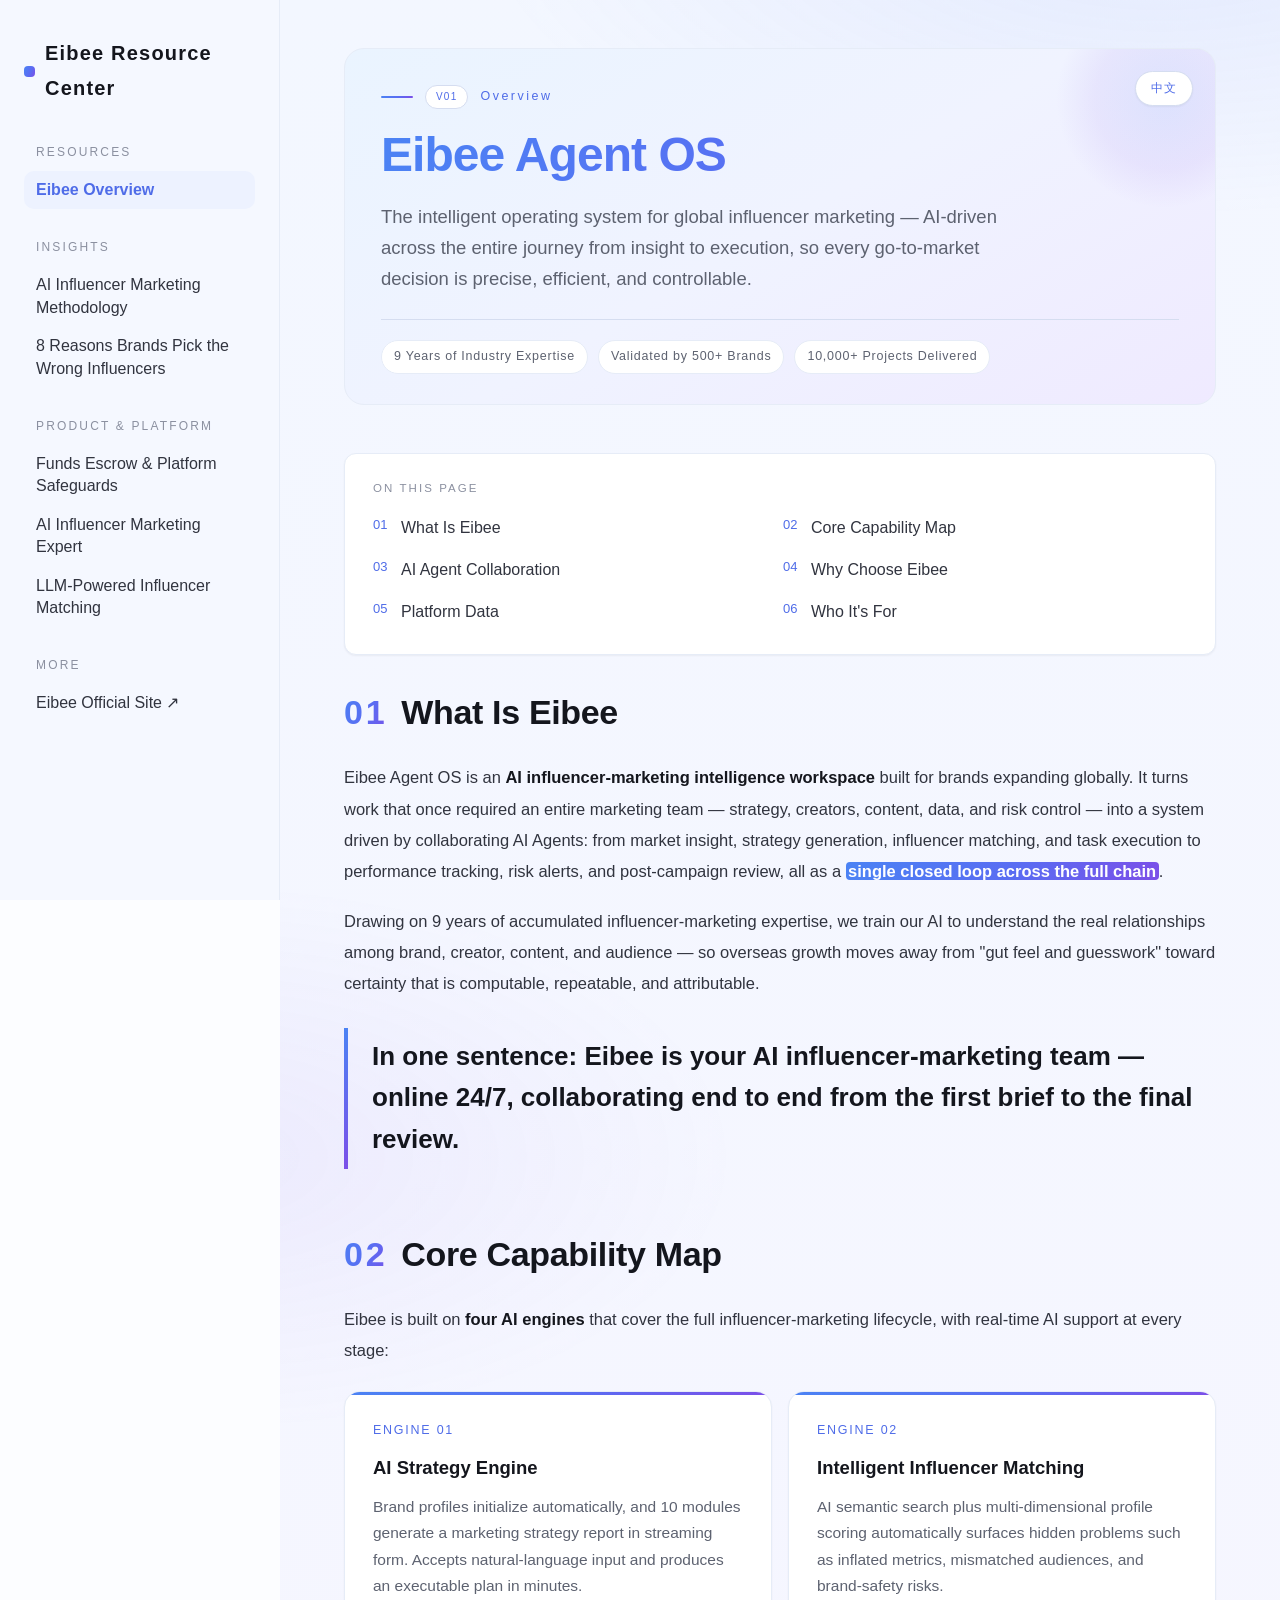
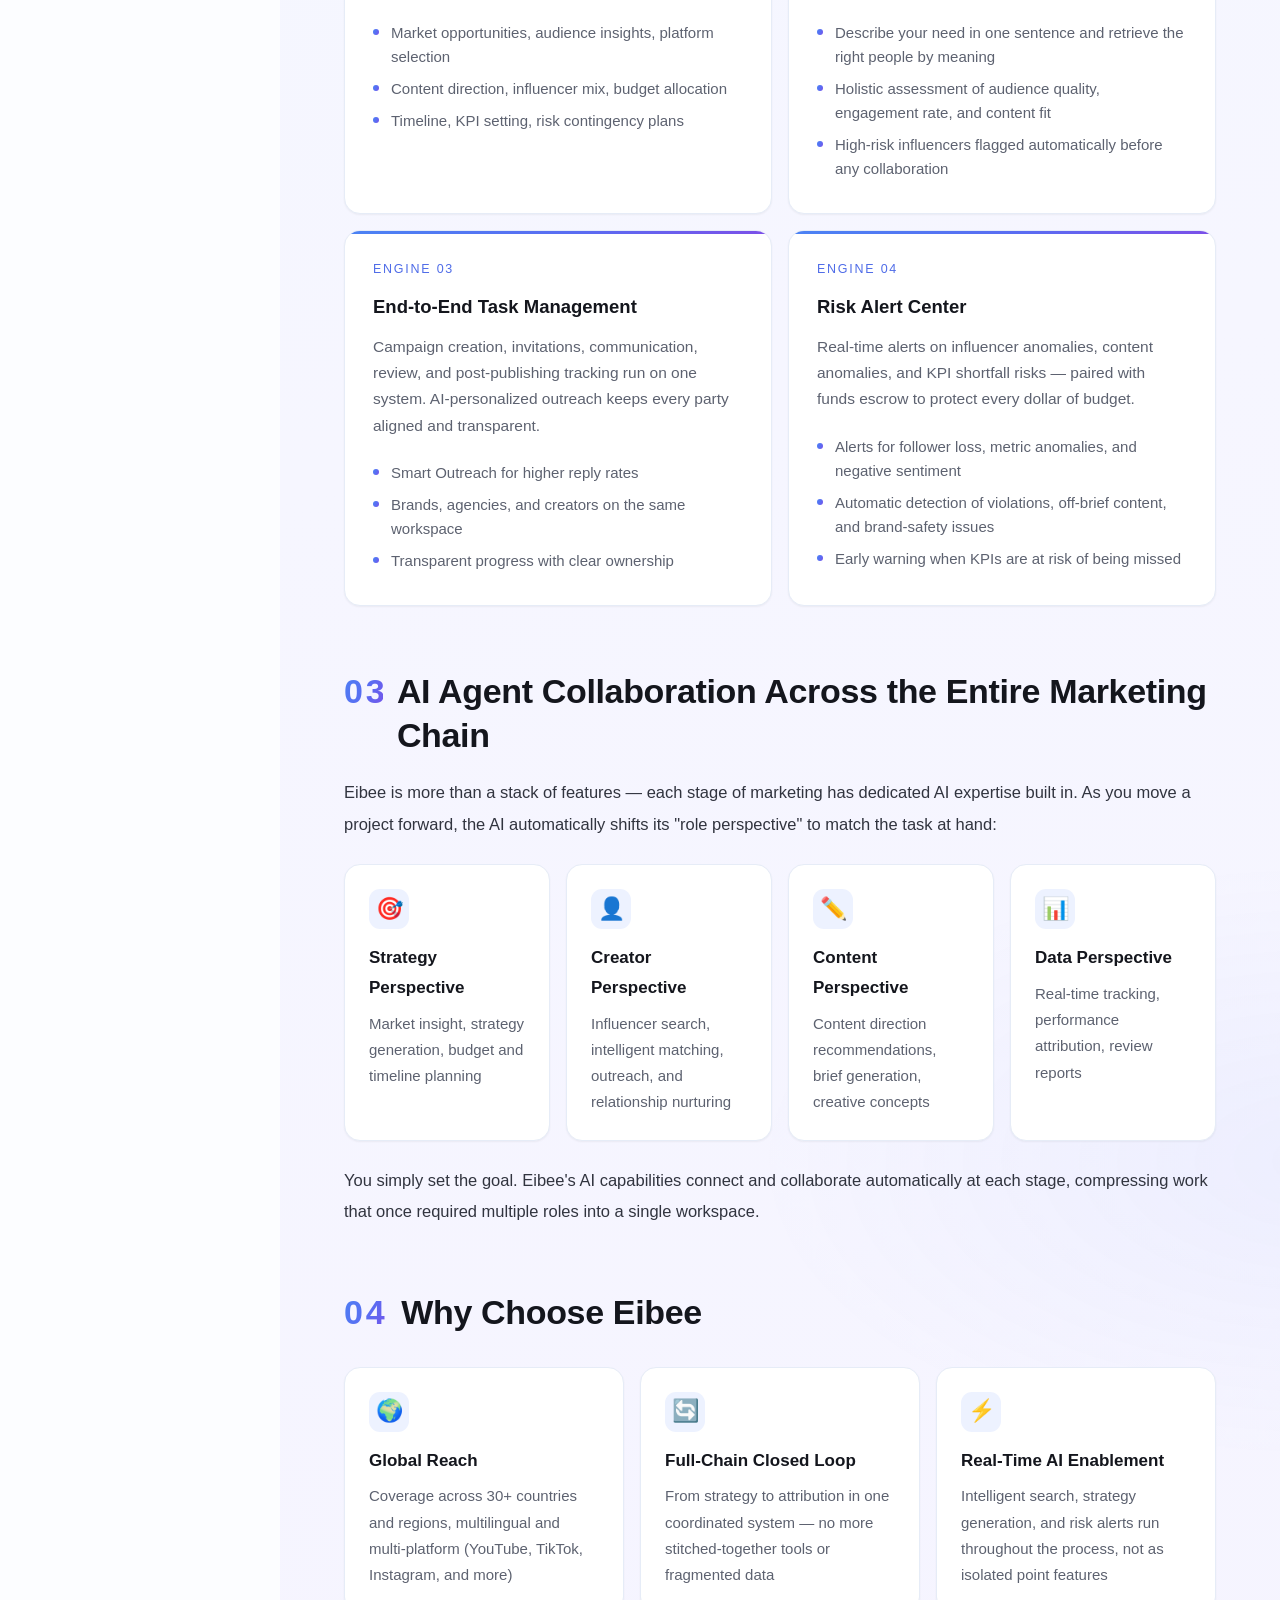
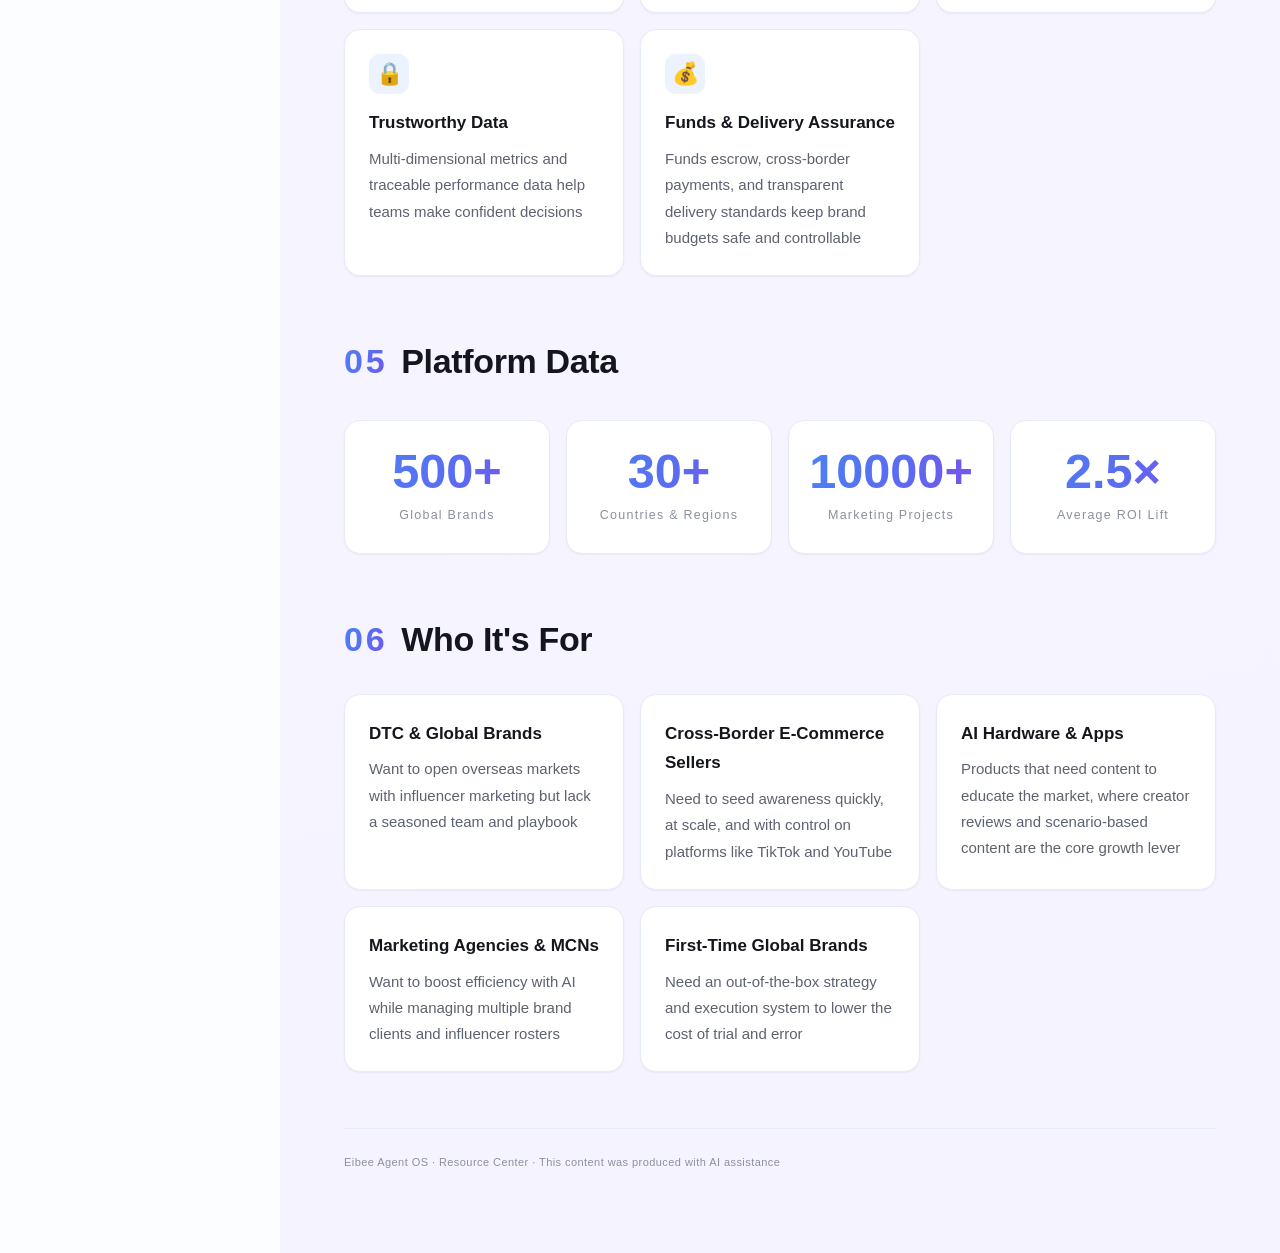
<file: index-en.html>
<!doctype html>
<html lang="en">
<head>
<meta charset="utf-8">
<meta name="viewport" content="width=device-width,initial-scale=1">
<title>Eibee Agent OS · Eibee Resource Center</title>
<style>
:root{--paper:#fcfdff;--paper-2:#f5f8ff;--bg-soft:#eef4ff;--panel:#ffffff;--line:#e6ecf7;--line-strong:#d5ddf0;--ink:#14161d;--ink-2:#31343f;--ink-3:#5d6270;--grey:#8b90a0;--blue:#4b83f4;--indigo:#5468f0;--violet:#6a5cf0;--primary:#7459d9;--primary-hover:#8b73e5;--primary-active:#4b3a8c;--primary-soft:#edf2ff;--link:#4f6ce8;--grad:linear-gradient(115deg,#4b83f4 0%,#5a6cf2 55%,#7c4fe8 100%);--band:linear-gradient(150deg,#eaf4ff 0%,#f0f3ff 50%,#efeaff 100%);--shadow-sm:0 1px 2px rgba(20,22,29,.05);--shadow-md:0 8px 24px rgba(20,22,29,.07);--shadow-acc:0 8px 24px rgba(84,104,240,.14);--r-lg:16px;--r-md:12px;--title:'CreatorOS Alibaba PuHuiTi Medium','Alibaba PuHuiTi Medium','Alibaba PuHuiTi 3.0 65 Medium','PingFang SC','Microsoft YaHei',sans-serif;--mono:'CreatorOS Alibaba PuHuiTi Web','Alibaba PuHuiTi','Alibaba PuHuiTi 3.0 55 Regular','PingFang SC','Microsoft YaHei',sans-serif;--sans:'CreatorOS Alibaba PuHuiTi Web','Alibaba PuHuiTi','Alibaba PuHuiTi 3.0 55 Regular','PingFang SC','Microsoft YaHei',sans-serif;--sidebar-w:280px}*,*::before,*::after{box-sizing:border-box;margin:0;padding:0}html{scroll-behavior:smooth;-webkit-text-size-adjust:100%}body{font-family:var(--sans);background:var(--paper);color:var(--ink);line-height:1.75;font-size:16.5px;-webkit-font-smoothing:antialiased;-moz-osx-font-smoothing:grayscale}h1,h2,h3,h4,h5,h6,.sidebar-logo,.sidebar-group-title,.toc-title{font-family:var(--title)}::selection{background:#4b83f4;color:#fff}.page-wrap{display:flex;min-height:100vh}.sidebar{width:var(--sidebar-w);min-width:var(--sidebar-w);background:var(--paper-2);border-right:1px solid var(--line);padding:36px 0;position:fixed;top:0;left:0;bottom:0;overflow-y:auto;z-index:100}.sidebar-inner{padding:0 24px}.sidebar-logo{display:flex;align-items:center;gap:10px;font-family:var(--title);font-size:20px;font-weight:700;letter-spacing:.06em;color:var(--ink);text-decoration:none;margin-bottom:36px}.sidebar-logo::before{content:"";width:11px;height:11px;border-radius:4px;background:var(--grad);flex:none}.sidebar-group{margin-bottom:28px}.sidebar-group-title{font-family:var(--title);font-size:12px;letter-spacing:.18em;color:var(--grey);text-transform:uppercase;padding:0 12px;margin-bottom:8px}.sidebar-item{display:flex;align-items:center;gap:10px;padding:8px 12px;border-radius:10px;font-size:16px;color:var(--ink-2);text-decoration:none;transition:background .15s,color .15s;line-height:1.4}.sidebar-item:hover{background:var(--primary-soft);color:var(--link)}.sidebar-item.active{background:var(--primary-soft);color:var(--link);font-weight:600}.sidebar-item .si-icon{display:none}.sidebar-item.sub{padding-left:34px;font-size:16px;color:var(--ink-3)}.sidebar-item.sub.active{color:var(--link);background:var(--primary-soft)}.lang-toggle{position:absolute;top:22px;right:22px;z-index:5;padding:6px 15px;border-radius:999px;background:var(--panel);color:var(--link);border:1px solid var(--line-strong);font-family:var(--mono);font-size:12px;letter-spacing:.1em;text-decoration:none;cursor:pointer;box-shadow:var(--shadow-sm);transition:background .15s,border-color .15s,color .15s,box-shadow .15s}.lang-toggle:hover{background:var(--grad);border-color:transparent;color:#fff;box-shadow:var(--shadow-acc)}.sidebar-toggle{display:none;position:fixed;top:16px;left:16px;z-index:200;width:40px;height:40px;border-radius:10px;background:var(--panel);color:var(--ink);border:1px solid var(--line-strong);font-size:18px;cursor:pointer;align-items:center;justify-content:center;box-shadow:var(--shadow-sm)}.main{margin-left:var(--sidebar-w);flex:1;min-width:0;background:radial-gradient(1100px 480px at 88% -80px,rgba(91,124,244,.11),transparent 62%),radial-gradient(900px 460px at -80px 26%,rgba(124,79,232,.075),transparent 60%),radial-gradient(1000px 520px at 105% 62%,rgba(91,124,244,.06),transparent 58%),linear-gradient(170deg,#f3f7ff 0%,#f6f6ff 45%,#f5f3ff 100%)}.main-inner{position:relative;max-width:none;margin:0;padding:48px 64px 80px}.doc-hero{margin-bottom:48px;position:relative;background:var(--band);border:1px solid var(--line);border-radius:20px;padding:36px 36px 30px;overflow:hidden}.doc-hero::after{content:"";position:absolute;top:-60px;right:-60px;width:220px;height:220px;border-radius:50%;background:radial-gradient(circle,rgba(91,124,244,.13) 0%,rgba(124,79,232,.08) 45%,transparent 70%);pointer-events:none}.doc-eyebrow{font-family:var(--mono);font-size:12.5px;letter-spacing:.2em;color:var(--link);margin-bottom:16px;display:flex;align-items:center;gap:12px}.doc-eyebrow::before{content:"";width:32px;height:2px;border-radius:2px;background:var(--grad)}.doc-eyebrow .cat-tag{display:inline-block;padding:2px 10px;border-radius:999px;background:var(--panel);color:var(--link);border:1px solid var(--line-strong);font-size:10px;letter-spacing:.12em}.doc-title{font-size:clamp(30px,4.2vw,48px);font-weight:900;line-height:1.25;letter-spacing:-.02em;background:var(--grad);-webkit-background-clip:text;background-clip:text;-webkit-text-fill-color:transparent;color:var(--indigo);margin-bottom:16px}.doc-subtitle{font-size:18.5px;color:var(--ink-3);line-height:1.7;max-width:640px}.doc-meta{display:flex;gap:10px;flex-wrap:wrap;margin-top:24px;padding-top:20px;border-top:1px solid var(--line-strong);font-family:var(--mono);font-size:12.5px;letter-spacing:.06em;color:var(--ink-3)}.doc-meta span{display:flex;align-items:center;gap:6px;padding:5px 12px;border-radius:999px;background:var(--panel);border:1px solid var(--line)}.sec{margin-bottom:56px;scroll-margin-top:24px}.sec-head{display:flex;align-items:baseline;gap:14px;margin-bottom:20px}.sec-num{font-family:var(--mono);font-size:clamp(26px,3vw,34px);font-weight:700;background:var(--grad);-webkit-background-clip:text;background-clip:text;-webkit-text-fill-color:transparent;color:var(--indigo);letter-spacing:.08em;min-width:32px}.sec-title{font-size:clamp(26px,3vw,34px);font-weight:800;line-height:1.3;letter-spacing:-.01em;color:var(--ink)}.sec-lead{font-size:18px;color:var(--ink-3);line-height:1.8;margin-bottom:20px}.sec p{margin-bottom:18px;color:var(--ink-2);font-size:16.5px;line-height:1.9}.sec strong{color:var(--ink);font-weight:700}.hl{background:var(--grad);color:#fff;padding:0 .15em;border-radius:4px;font-weight:600}.pull{font-weight:800;font-size:clamp(20px,2.4vw,26px);line-height:1.6;border-left:4px solid transparent;border-image:linear-gradient(180deg,#4b83f4,#7c4fe8) 1;padding:8px 0 8px 24px;margin:28px 0;color:var(--ink)}.cards{display:grid;gap:16px;margin:24px 0}.cards-2{grid-template-columns:repeat(2,1fr)}.cards-3{grid-template-columns:repeat(3,1fr)}.cards-4{grid-template-columns:repeat(4,1fr)}.card{background:var(--panel);border:1px solid var(--line);border-radius:var(--r-lg);padding:24px;box-shadow:var(--shadow-sm);transition:transform .2s,box-shadow .2s,border-color .2s}.card:hover{transform:translateY(-3px);border-color:#a8b8f5;box-shadow:var(--shadow-acc)}.card-icon{width:40px;height:40px;border-radius:11px;background:var(--primary-soft);color:var(--link);display:flex;align-items:center;justify-content:center;font-size:22px;margin-bottom:14px}.card h4{font-size:17px;font-weight:700;margin-bottom:8px;color:var(--ink)}.card p{font-size:15px;color:var(--ink-3);line-height:1.75;margin:0}.feat-card{background:var(--panel);border:1px solid var(--line);border-radius:var(--r-lg);padding:28px;position:relative;overflow:hidden;box-shadow:var(--shadow-sm);transition:transform .2s,box-shadow .2s,border-color .2s}.feat-card:hover{transform:translateY(-3px);border-color:#a8b8f5;box-shadow:var(--shadow-acc)}.feat-card::before{content:"";position:absolute;top:0;left:0;right:0;height:3px;background:var(--grad)}.feat-card .fc-num{font-family:var(--mono);font-size:12.5px;letter-spacing:.14em;color:var(--link);margin-bottom:10px}.feat-card h4{font-size:18.5px;font-weight:700;margin-bottom:10px;color:var(--ink)}.feat-card p{font-size:15.5px;color:var(--ink-3);line-height:1.7}.feat-card ul{margin:12px 0 0;padding:0;list-style:none}.feat-card ul li{font-size:15px;color:var(--ink-3);padding:4px 0;padding-left:18px;position:relative;line-height:1.6}.feat-card ul li::before{content:"";position:absolute;left:0;top:12px;width:6px;height:6px;border-radius:50%;background:var(--grad)}.acc-band{background:var(--band);border:1px solid var(--line);border-radius:18px;padding:clamp(28px,4vw,48px);margin:32px 0}.acc-band .sec-title{color:var(--ink)}.stats-row{display:grid;gap:16px;margin:28px 0}.stats-4{grid-template-columns:repeat(4,1fr)}.stats-3{grid-template-columns:repeat(3,1fr)}.stat{text-align:center;padding:26px 16px;background:var(--panel);border:1px solid var(--line);border-radius:var(--r-lg);box-shadow:var(--shadow-sm);transition:border-color .2s,box-shadow .2s,transform .2s}.stat:hover{border-color:#a8b8f5;box-shadow:var(--shadow-acc);transform:translateY(-3px)}.stat .num{font-size:clamp(32px,3.8vw,50px);font-weight:900;background:var(--grad);-webkit-background-clip:text;background-clip:text;-webkit-text-fill-color:transparent;color:var(--indigo);line-height:1;font-variant-numeric:tabular-nums}.stat .label{font-family:var(--mono);font-size:12.5px;letter-spacing:.1em;color:var(--grey);margin-top:10px}.table-wrap{overflow-x:auto;margin:24px 0}table{width:100%;border-collapse:collapse;font-size:15.5px}th{text-align:left;padding:14px 16px;font-family:var(--mono);font-size:12.5px;letter-spacing:.1em;color:var(--link);border-bottom:2px solid transparent;border-image:linear-gradient(90deg,#4b83f4,#7c4fe8) 1;text-transform:uppercase}td{padding:16px 18px;border-bottom:1px solid var(--line);color:var(--ink-2)}tr:hover td{background:var(--paper-2)}.steps{margin:28px 0;position:relative}.step{display:flex;gap:20px;margin-bottom:24px;position:relative}.step:last-child{margin-bottom:0}.step-marker{width:40px;height:40px;flex:none;border-radius:50%;background:var(--grad);color:#fff;display:flex;align-items:center;justify-content:center;font-family:var(--mono);font-weight:700;font-size:15px}.step-body h4{font-size:17px;font-weight:700;margin-bottom:6px;color:var(--ink)}.step-body p{font-size:15.5px;color:var(--ink-3);margin:0;line-height:1.7}.doc-footer{margin-top:48px;padding-top:24px;border-top:1px solid var(--line);font-family:var(--mono);font-size:11px;letter-spacing:.04em;color:var(--grey);line-height:1.8}.toc{background:var(--panel);border:1px solid var(--line);border-radius:var(--r-md);padding:24px 28px;margin:28px 0;box-shadow:var(--shadow-sm)}.toc-title{font-family:var(--title);font-size:11.5px;letter-spacing:.18em;color:var(--grey);text-transform:uppercase;margin-bottom:12px}.toc-list{list-style:none;display:grid;grid-template-columns:repeat(2,1fr);gap:6px}.toc-list a{color:var(--ink-2);text-decoration:none;font-size:16px;padding:4px 0;display:flex;gap:8px;transition:color .15s}.toc-list a:hover{color:var(--link)}.toc-list a .tn{font-family:var(--mono);font-size:13px;color:var(--link);min-width:20px}@media(max-width:900px){.sidebar{transform:translateX(-100%);transition:transform .25s;box-shadow:8px 0 40px rgba(20,22,29,.18)}.sidebar.open{transform:translateX(0)}.sidebar-toggle{display:flex}.main{margin-left:0}.main-inner{padding:32px 20px 60px}.lang-toggle{top:14px;right:14px}.doc-hero{padding:26px 22px 24px}.cards-2,.cards-3,.cards-4{grid-template-columns:1fr}.stats-4,.stats-3{grid-template-columns:repeat(2,1fr)}.toc-list{grid-template-columns:1fr}}@media(max-width:560px){.stats-4,.stats-3{grid-template-columns:1fr}}@media print{.sidebar,.sidebar-toggle,.lang-toggle{display:none!important}.main{margin-left:0}.main-inner{max-width:100%;padding:0}.sec{break-inside:avoid}.card,.feat-card,.stat,.acc-band,.doc-hero{break-inside:avoid;box-shadow:none}.doc-title,.sec-num,.stat .num{-webkit-text-fill-color:currentColor;color:var(--indigo)}}
</style>
</head>
<body>
<div class="page-wrap">
<aside class="sidebar" id="sidebar">
  <div class="sidebar-inner">
    <a class="sidebar-logo" href="index.html?sharecode=LYEO55FTEU">Eibee Resource Center</a>
    <div class="sidebar-group">
  <div class="sidebar-group-title">RESOURCES</div>
  <a class="sidebar-item active" href="index-en.html?sharecode=LYEO55FTEU"><span class="si-icon">›</span>Eibee Overview</a>
</div><div class="sidebar-group">
  <div class="sidebar-group-title">INSIGHTS</div>
  <a class="sidebar-item" href="methodology-en.html?sharecode=LYEO55FTEU"><span class="si-icon">›</span>AI Influencer Marketing Methodology</a><a class="sidebar-item" href="8-mistakes-en.html?sharecode=LYEO55FTEU"><span class="si-icon">›</span>8 Reasons Brands Pick the Wrong Influencers</a>
</div><div class="sidebar-group">
  <div class="sidebar-group-title">PRODUCT &amp; PLATFORM</div>
  <a class="sidebar-item" href="fund-escrow-en.html?sharecode=LYEO55FTEU"><span class="si-icon">›</span>Funds Escrow &amp; Platform Safeguards</a><a class="sidebar-item" href="ai-expert-en.html?sharecode=LYEO55FTEU"><span class="si-icon">›</span>AI Influencer Marketing Expert</a><a class="sidebar-item" href="llm-matching-en.html?sharecode=LYEO55FTEU"><span class="si-icon">›</span>LLM-Powered Influencer Matching</a>
</div>
<div class="sidebar-group">
  <div class="sidebar-group-title">MORE</div>
  <a class="sidebar-item" href="https://www.eibee.ai" target="_blank" rel="noopener"><span class="si-icon">›</span>Eibee Official Site ↗</a>
</div>
  </div>
</aside>
<button class="sidebar-toggle" id="sidebarToggle">☰</button>
<main class="main"><div class="main-inner">
<div class="doc-hero"><a class="lang-toggle" href="index.html?sharecode=LYEO55FTEU">中文</a>
  <div class="doc-eyebrow"><span class="cat-tag">V01</span> Overview</div>
  <h1 class="doc-title">Eibee Agent OS</h1>
  <p class="doc-subtitle">The intelligent operating system for global influencer marketing — AI-driven across the entire journey from insight to execution, so every go-to-market decision is precise, efficient, and controllable.</p>
  <div class="doc-meta"><span>9 Years of Industry Expertise</span><span>Validated by 500+ Brands</span><span>10,000+ Projects Delivered</span></div>
</div>
<div class="toc"><div class="toc-title">On This Page</div><div class="toc-list"><a href="#s1"><span class="tn">01</span>What Is Eibee</a><a href="#s2"><span class="tn">02</span>Core Capability Map</a><a href="#s3"><span class="tn">03</span>AI Agent Collaboration</a><a href="#s4"><span class="tn">04</span>Why Choose Eibee</a><a href="#s5"><span class="tn">05</span>Platform Data</a><a href="#s6"><span class="tn">06</span>Who It's For</a></div></div>

<section class="sec" id="s1">
  <div class="sec-head"><span class="sec-num">01</span><h2 class="sec-title">What Is Eibee</h2></div>
  <p>Eibee Agent OS is an <strong>AI influencer-marketing intelligence workspace</strong> built for brands expanding globally. It turns work that once required an entire marketing team — strategy, creators, content, data, and risk control — into a system driven by collaborating AI Agents: from market insight, strategy generation, influencer matching, and task execution to performance tracking, risk alerts, and post-campaign review, all as a <span class="hl">single closed loop across the full chain</span>.</p>
  <p>Drawing on 9 years of accumulated influencer-marketing expertise, we train our AI to understand the real relationships among brand, creator, content, and audience — so overseas growth moves away from "gut feel and guesswork" toward certainty that is computable, repeatable, and attributable.</p>
  <div class="pull">In one sentence: Eibee is your AI influencer-marketing team — online 24/7, collaborating end to end from the first brief to the final review.</div>
</section>

<section class="sec" id="s2">
  <div class="sec-head"><span class="sec-num">02</span><h2 class="sec-title">Core Capability Map</h2></div>
  <p>Eibee is built on <strong>four AI engines</strong> that cover the full influencer-marketing lifecycle, with real-time AI support at every stage:</p>
  <div class="cards cards-2">
    <div class="feat-card">
      <div class="fc-num">ENGINE 01</div>
      <h4>AI Strategy Engine</h4>
      <p>Brand profiles initialize automatically, and 10 modules generate a marketing strategy report in streaming form. Accepts natural-language input and produces an executable plan in minutes.</p>
      <ul>
        <li>Market opportunities, audience insights, platform selection</li>
        <li>Content direction, influencer mix, budget allocation</li>
        <li>Timeline, KPI setting, risk contingency plans</li>
      </ul>
    </div>
    <div class="feat-card">
      <div class="fc-num">ENGINE 02</div>
      <h4>Intelligent Influencer Matching</h4>
      <p>AI semantic search plus multi-dimensional profile scoring automatically surfaces hidden problems such as inflated metrics, mismatched audiences, and brand-safety risks.</p>
      <ul>
        <li>Describe your need in one sentence and retrieve the right people by meaning</li>
        <li>Holistic assessment of audience quality, engagement rate, and content fit</li>
        <li>High-risk influencers flagged automatically before any collaboration</li>
      </ul>
    </div>
    <div class="feat-card">
      <div class="fc-num">ENGINE 03</div>
      <h4>End-to-End Task Management</h4>
      <p>Campaign creation, invitations, communication, review, and post-publishing tracking run on one system. AI-personalized outreach keeps every party aligned and transparent.</p>
      <ul>
        <li>Smart Outreach for higher reply rates</li>
        <li>Brands, agencies, and creators on the same workspace</li>
        <li>Transparent progress with clear ownership</li>
      </ul>
    </div>
    <div class="feat-card">
      <div class="fc-num">ENGINE 04</div>
      <h4>Risk Alert Center</h4>
      <p>Real-time alerts on influencer anomalies, content anomalies, and KPI shortfall risks — paired with funds escrow to protect every dollar of budget.</p>
      <ul>
        <li>Alerts for follower loss, metric anomalies, and negative sentiment</li>
        <li>Automatic detection of violations, off-brief content, and brand-safety issues</li>
        <li>Early warning when KPIs are at risk of being missed</li>
      </ul>
    </div>
  </div>
</section>

<section class="sec" id="s3">
  <div class="sec-head"><span class="sec-num">03</span><h2 class="sec-title">AI Agent Collaboration Across the Entire Marketing Chain</h2></div>
  <p>Eibee is more than a stack of features — each stage of marketing has dedicated AI expertise built in. As you move a project forward, the AI automatically shifts its "role perspective" to match the task at hand:</p>
  <div class="cards cards-4">
    <div class="card"><div class="card-icon">🎯</div><h4>Strategy Perspective</h4><p>Market insight, strategy generation, budget and timeline planning</p></div>
    <div class="card"><div class="card-icon">👤</div><h4>Creator Perspective</h4><p>Influencer search, intelligent matching, outreach, and relationship nurturing</p></div>
    <div class="card"><div class="card-icon">✏️</div><h4>Content Perspective</h4><p>Content direction recommendations, brief generation, creative concepts</p></div>
    <div class="card"><div class="card-icon">📊</div><h4>Data Perspective</h4><p>Real-time tracking, performance attribution, review reports</p></div>
  </div>
  <p>You simply set the goal. Eibee's AI capabilities connect and collaborate automatically at each stage, compressing work that once required multiple roles into a single workspace.</p>
</section>

<section class="sec" id="s4">
  <div class="sec-head"><span class="sec-num">04</span><h2 class="sec-title">Why Choose Eibee</h2></div>
  <div class="cards cards-3">
    <div class="card"><div class="card-icon">🌍</div><h4>Global Reach</h4><p>Coverage across 30+ countries and regions, multilingual and multi-platform (YouTube, TikTok, Instagram, and more)</p></div>
    <div class="card"><div class="card-icon">🔄</div><h4>Full-Chain Closed Loop</h4><p>From strategy to attribution in one coordinated system — no more stitched-together tools or fragmented data</p></div>
    <div class="card"><div class="card-icon">⚡</div><h4>Real-Time AI Enablement</h4><p>Intelligent search, strategy generation, and risk alerts run throughout the process, not as isolated point features</p></div>
    <div class="card"><div class="card-icon">🔒</div><h4>Trustworthy Data</h4><p>Multi-dimensional metrics and traceable performance data help teams make confident decisions</p></div>
    <div class="card"><div class="card-icon">💰</div><h4>Funds &amp; Delivery Assurance</h4><p>Funds escrow, cross-border payments, and transparent delivery standards keep brand budgets safe and controllable</p></div>
  </div>
</section>

<section class="sec" id="s5">
  <div class="sec-head"><span class="sec-num" style="color:var(--acc)">05</span><h2 class="sec-title">Platform Data</h2></div>
  <div class="stats-row stats-4">
    <div class="stat"><div class="num">500+</div><div class="label">Global Brands</div></div>
    <div class="stat"><div class="num">30+</div><div class="label">Countries &amp; Regions</div></div>
    <div class="stat"><div class="num">10000+</div><div class="label">Marketing Projects</div></div>
    <div class="stat"><div class="num">2.5×</div><div class="label">Average ROI Lift</div></div>
  </div>
</section>

<section class="sec" id="s6">
  <div class="sec-head"><span class="sec-num">06</span><h2 class="sec-title">Who It's For</h2></div>
  <div class="cards cards-3">
    <div class="card"><h4>DTC &amp; Global Brands</h4><p>Want to open overseas markets with influencer marketing but lack a seasoned team and playbook</p></div>
    <div class="card"><h4>Cross-Border E-Commerce Sellers</h4><p>Need to seed awareness quickly, at scale, and with control on platforms like TikTok and YouTube</p></div>
    <div class="card"><h4>AI Hardware &amp; Apps</h4><p>Products that need content to educate the market, where creator reviews and scenario-based content are the core growth lever</p></div>
    <div class="card"><h4>Marketing Agencies &amp; MCNs</h4><p>Want to boost efficiency with AI while managing multiple brand clients and influencer rosters</p></div>
    <div class="card"><h4>First-Time Global Brands</h4><p>Need an out-of-the-box strategy and execution system to lower the cost of trial and error</p></div>
  </div>
</section>

<div class="doc-footer">
  Eibee Agent OS · Resource Center · This content was produced with AI assistance
</div>
</div></main>
</div>
<script>
document.getElementById('sidebarToggle').addEventListener('click',function(){
  document.getElementById('sidebar').classList.toggle('open');
});
document.addEventListener('click',function(e){
  if(!e.target.closest('.sidebar')&&!e.target.closest('.sidebar-toggle')){
    document.getElementById('sidebar').classList.remove('open');
  }
});
</script>
</body>
</html>
</file>
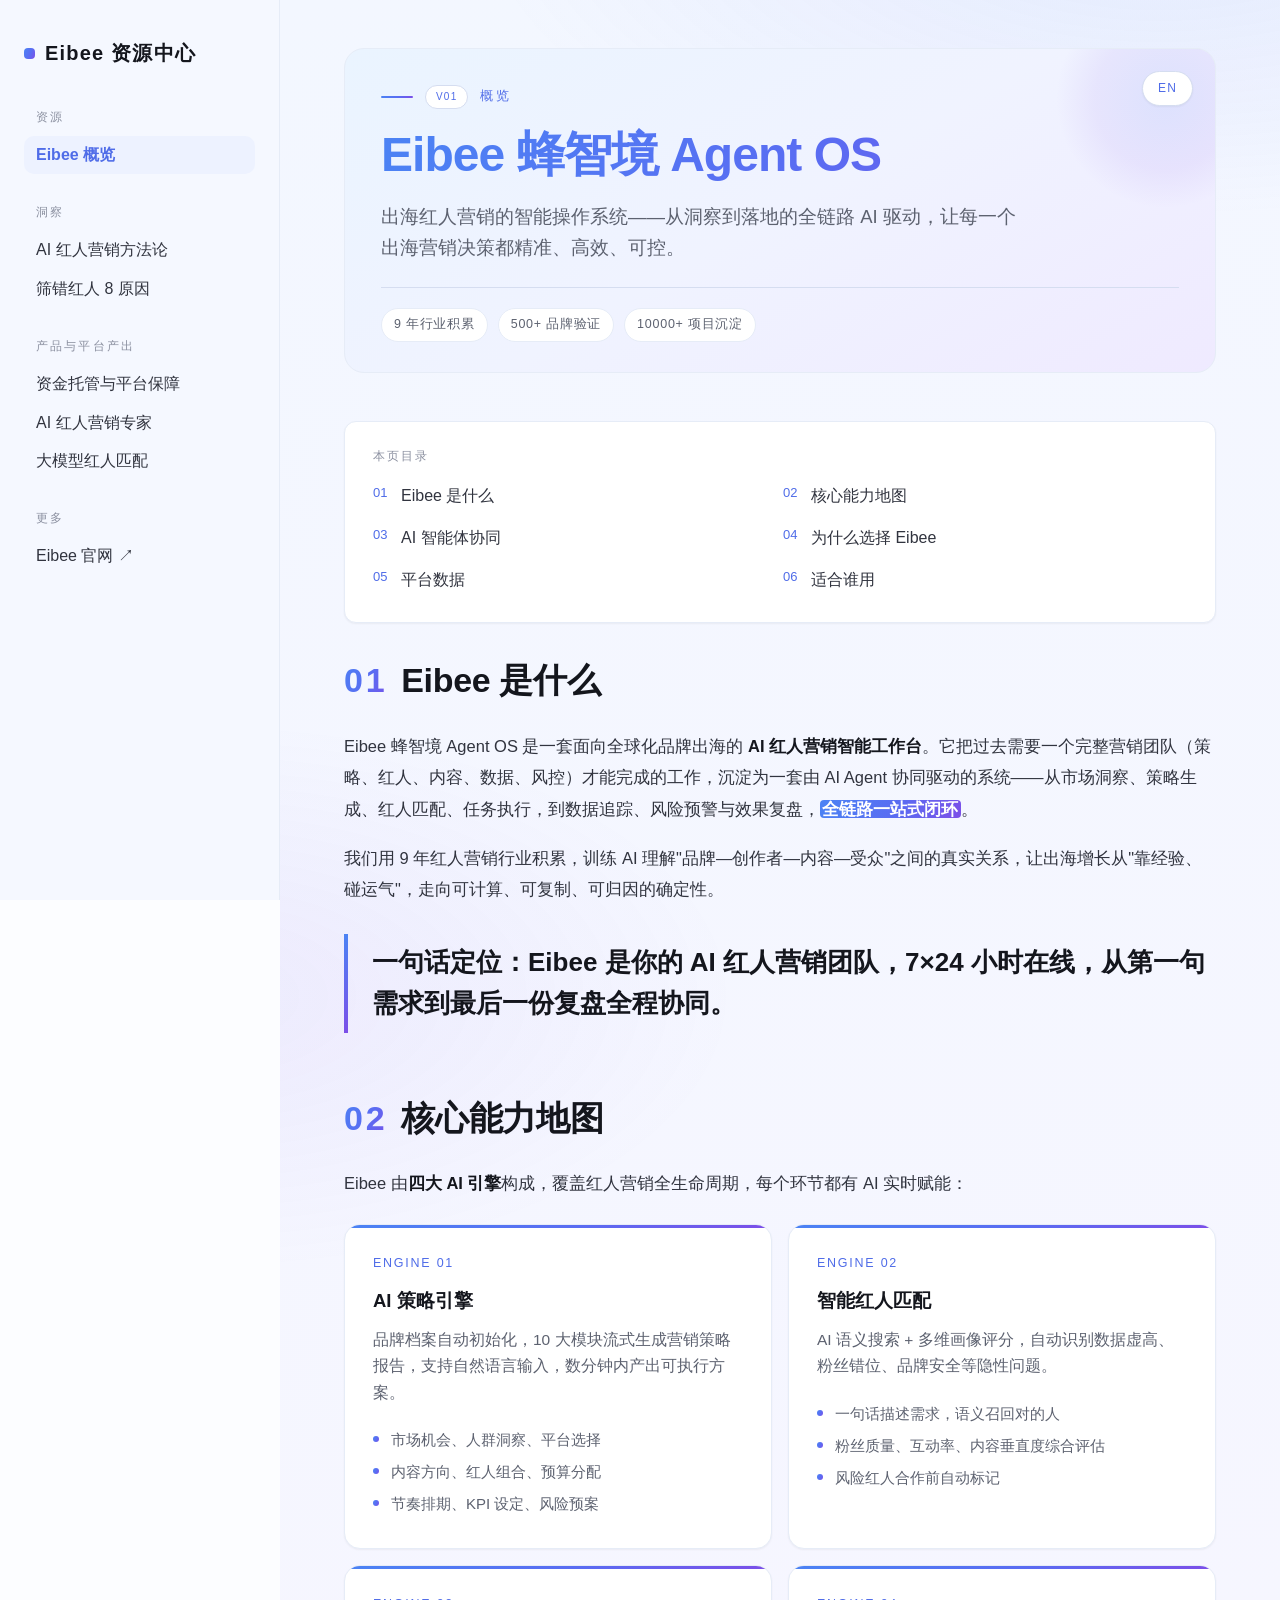
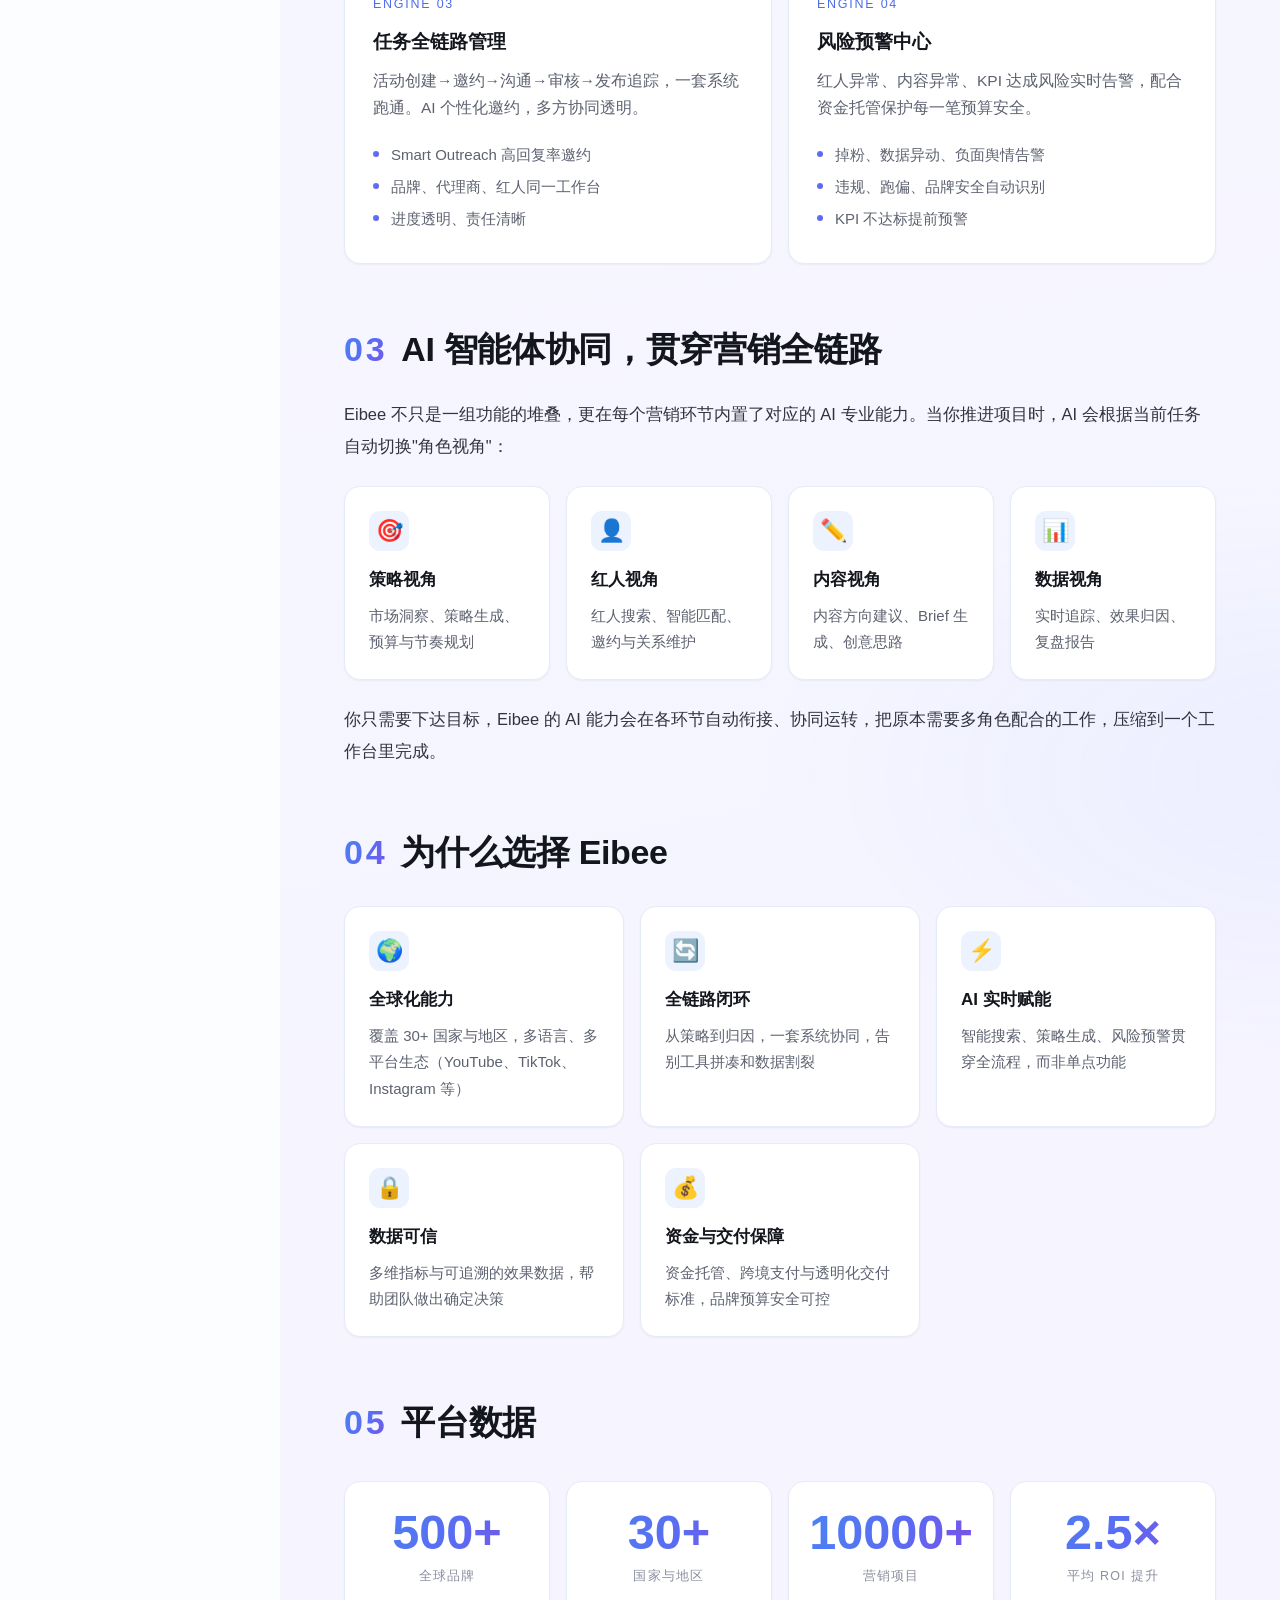
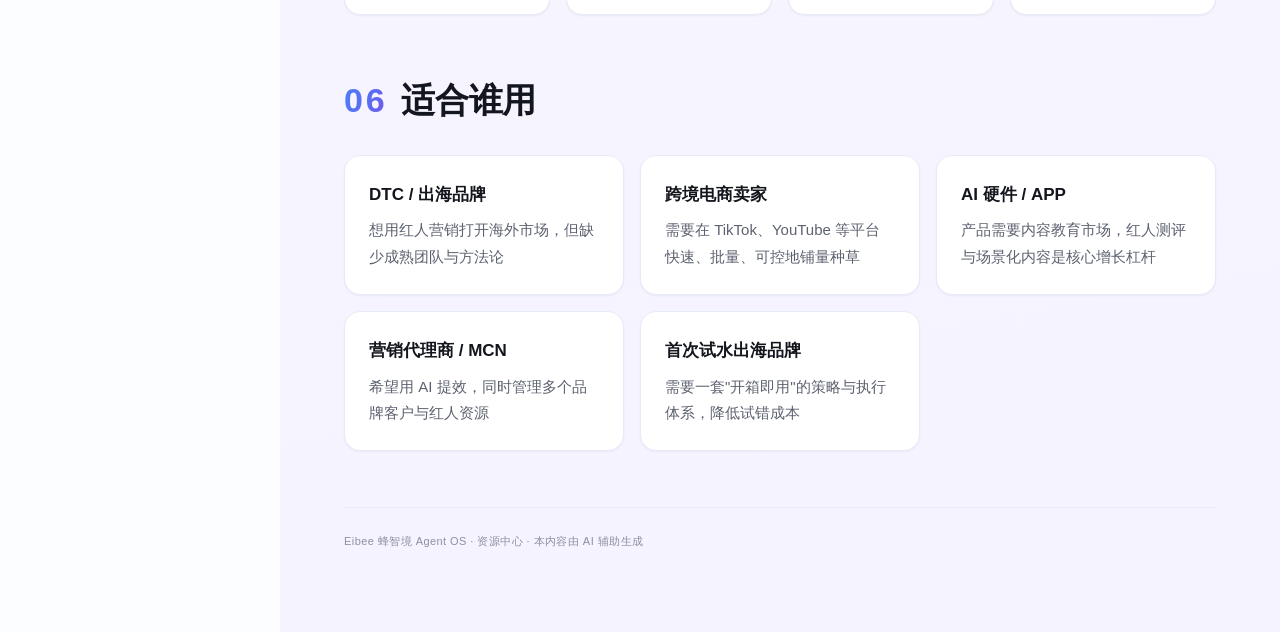
<file: insights.html>
<!doctype html>
<html lang="zh-CN"><head><meta charset="utf-8">
<meta http-equiv="refresh" content="0;url=index.html?sharecode=LYEO55FTEU">
<link rel="canonical" href="index.html?sharecode=LYEO55FTEU">
<title>Eibee 资源中心</title></head>
<body><script>location.replace('index.html');</script>
<p>页面已迁移，正在跳转到 <a href="index.html?sharecode=LYEO55FTEU">Eibee 资源中心首页</a>…</p></body></html>
</file>
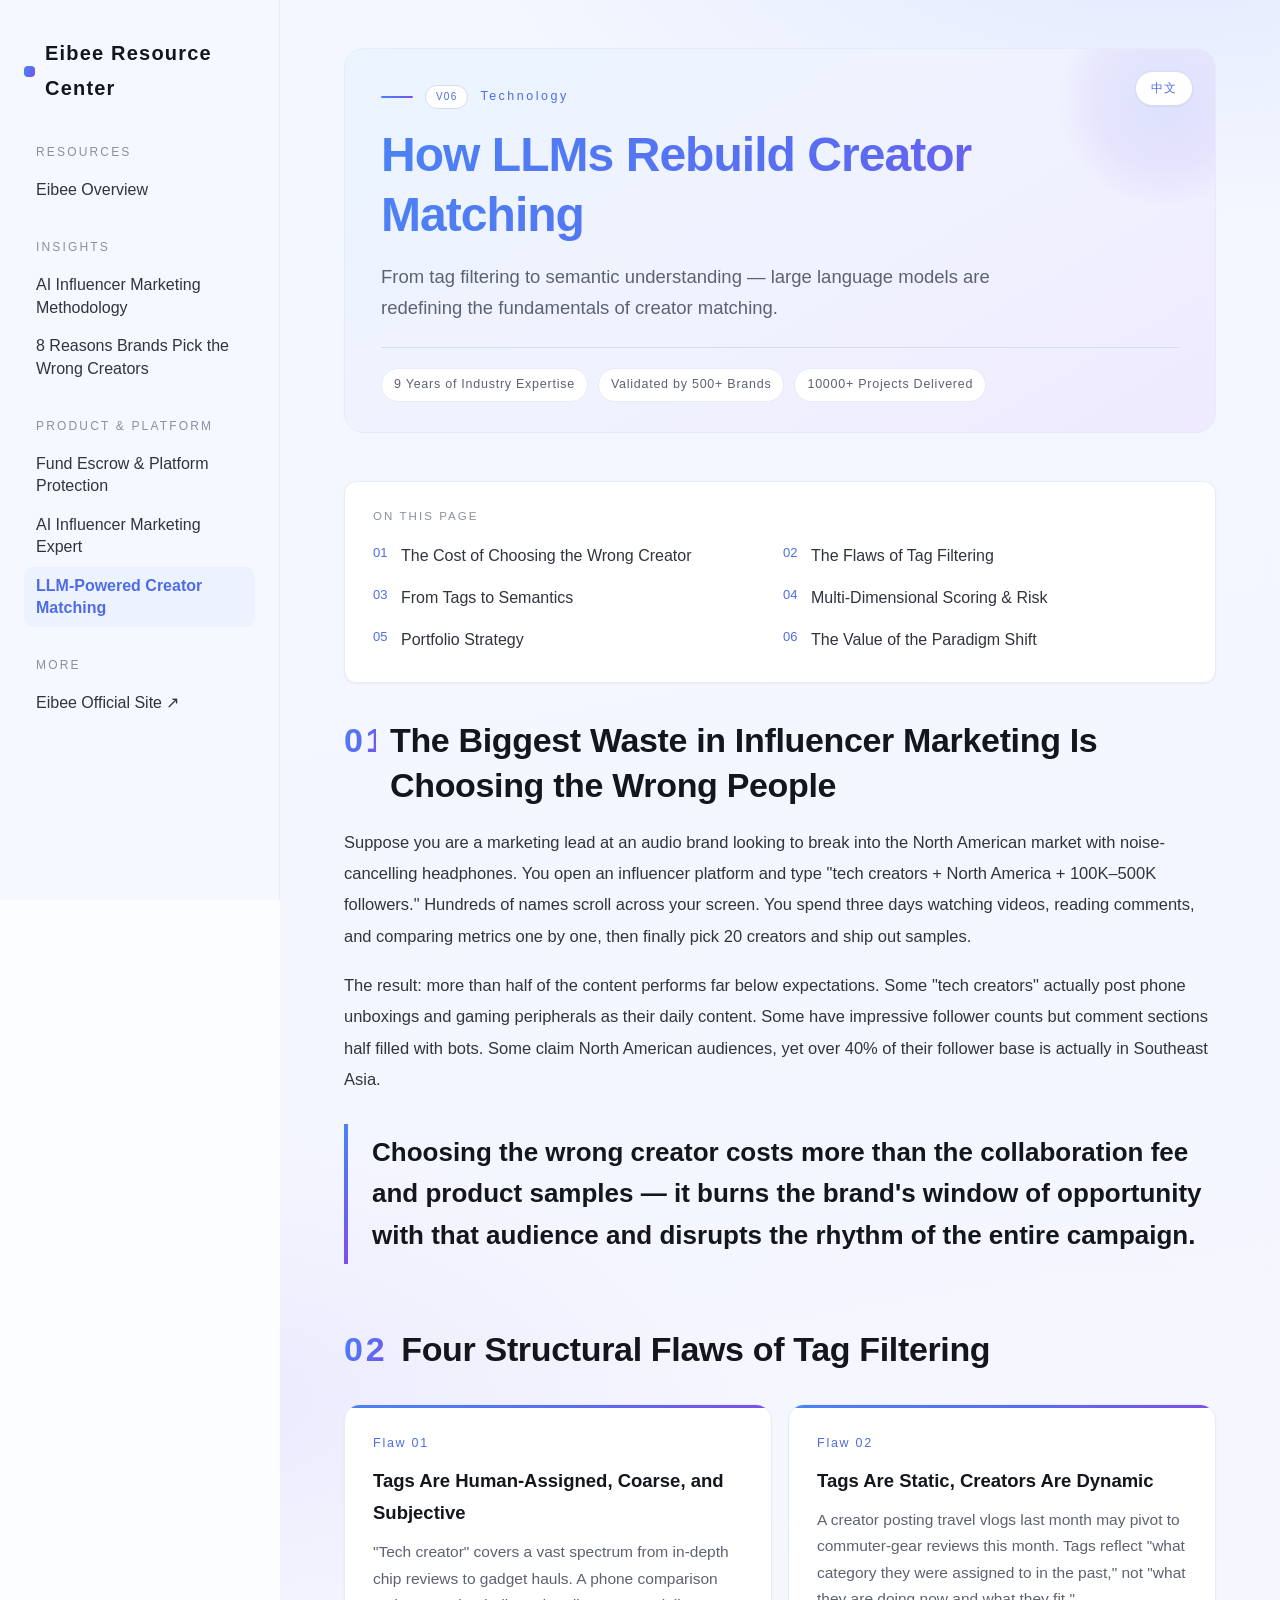
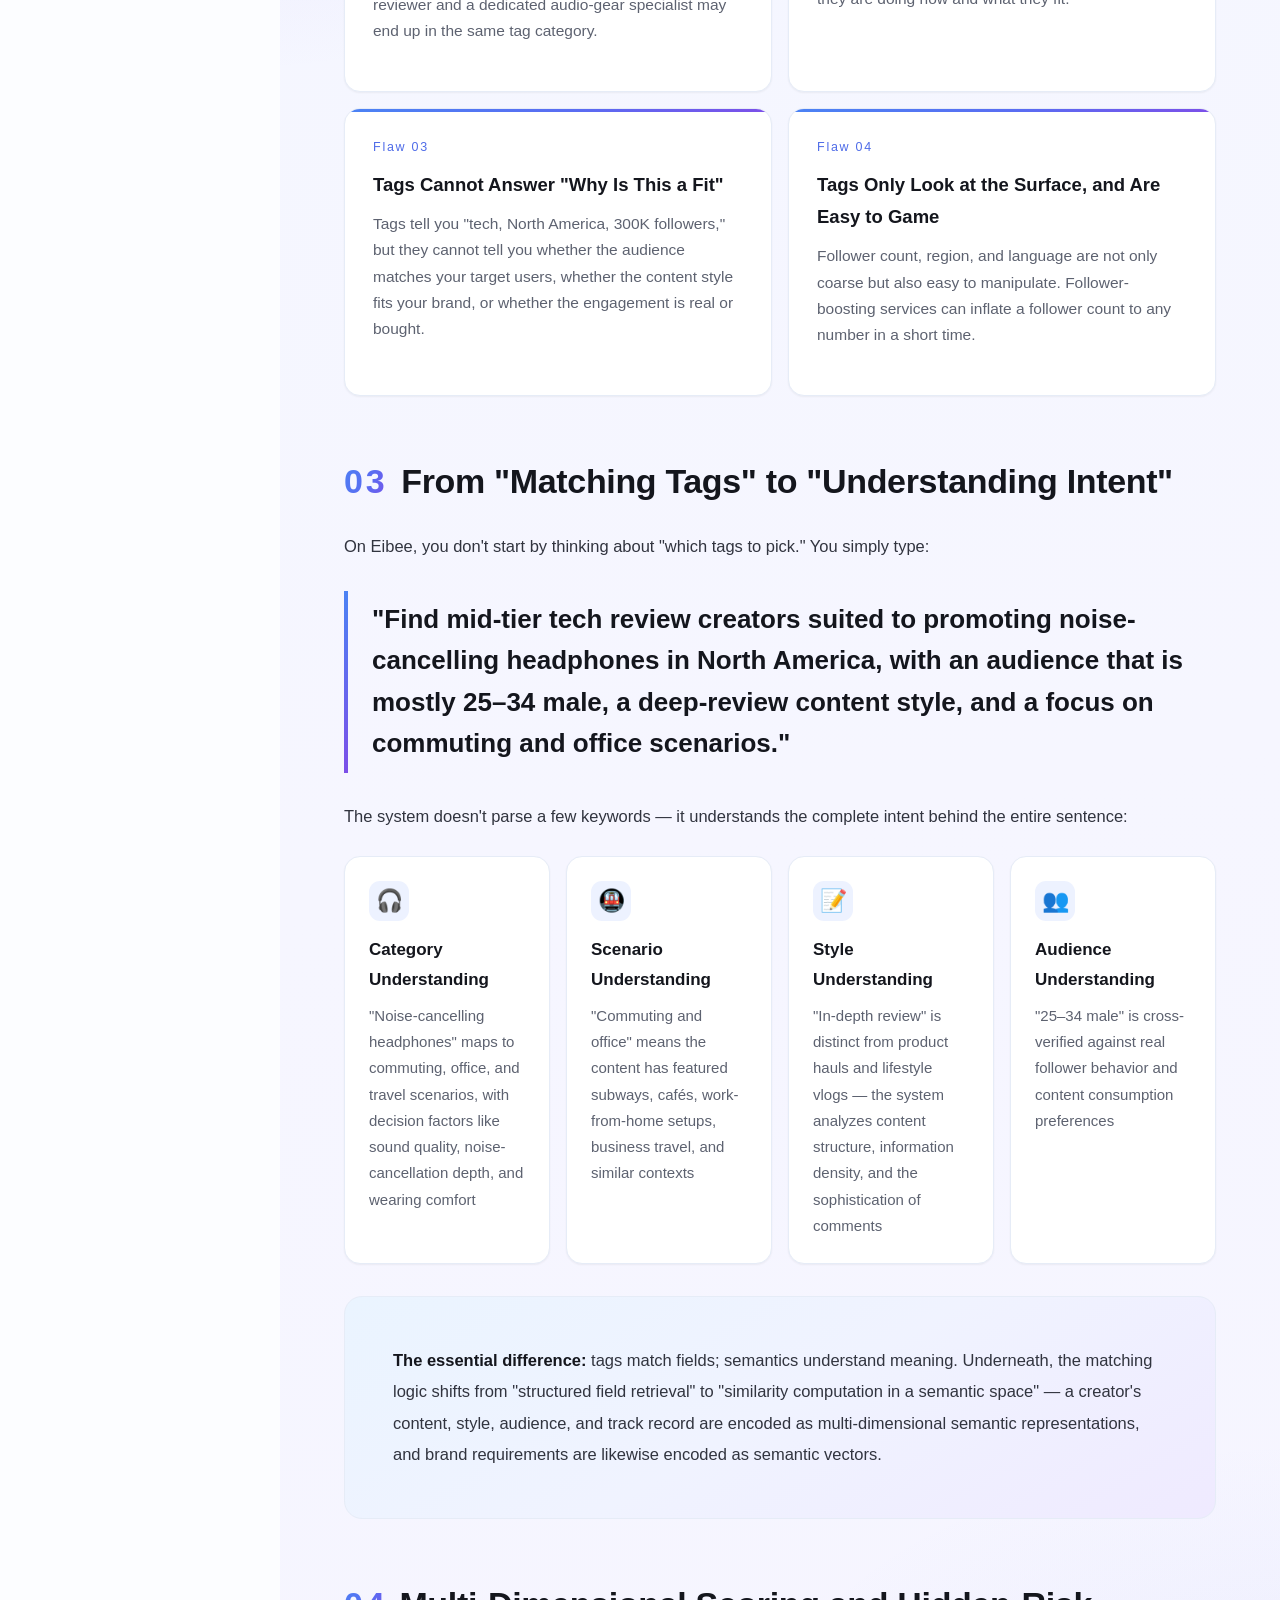
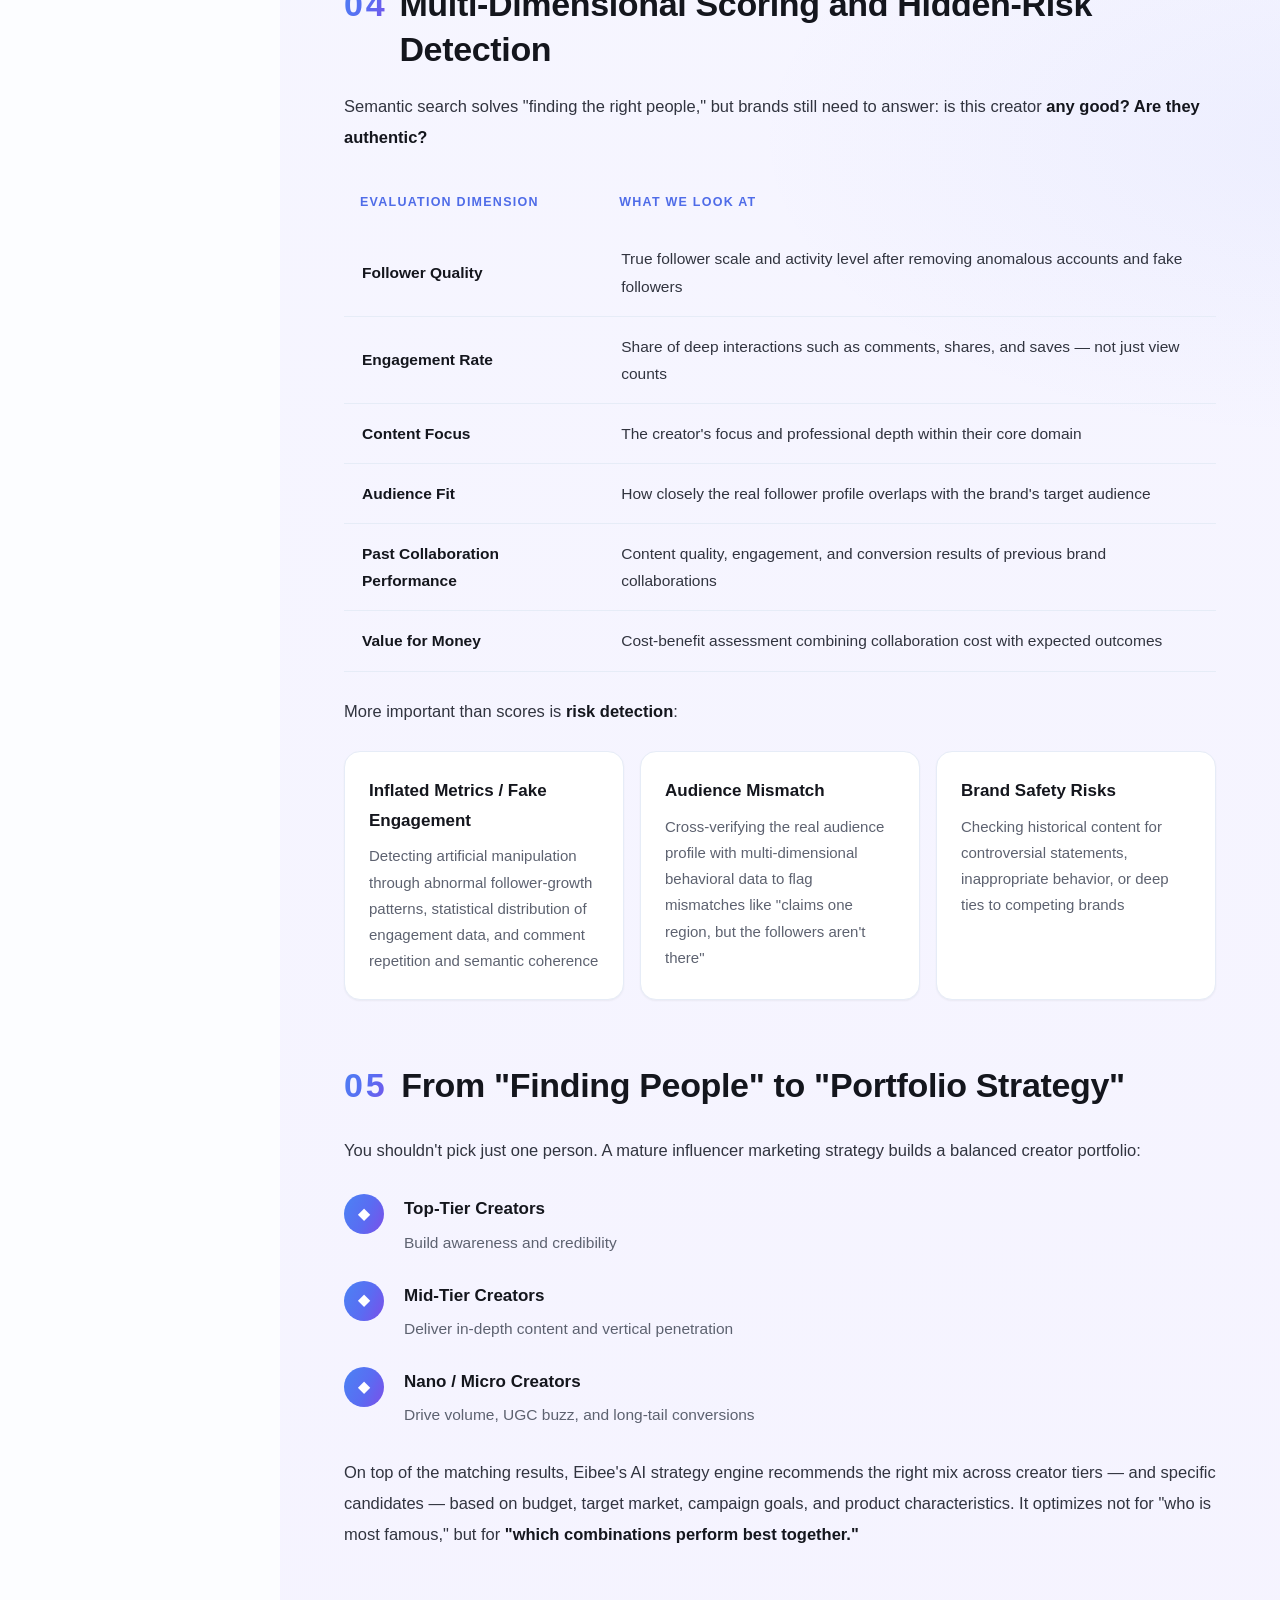
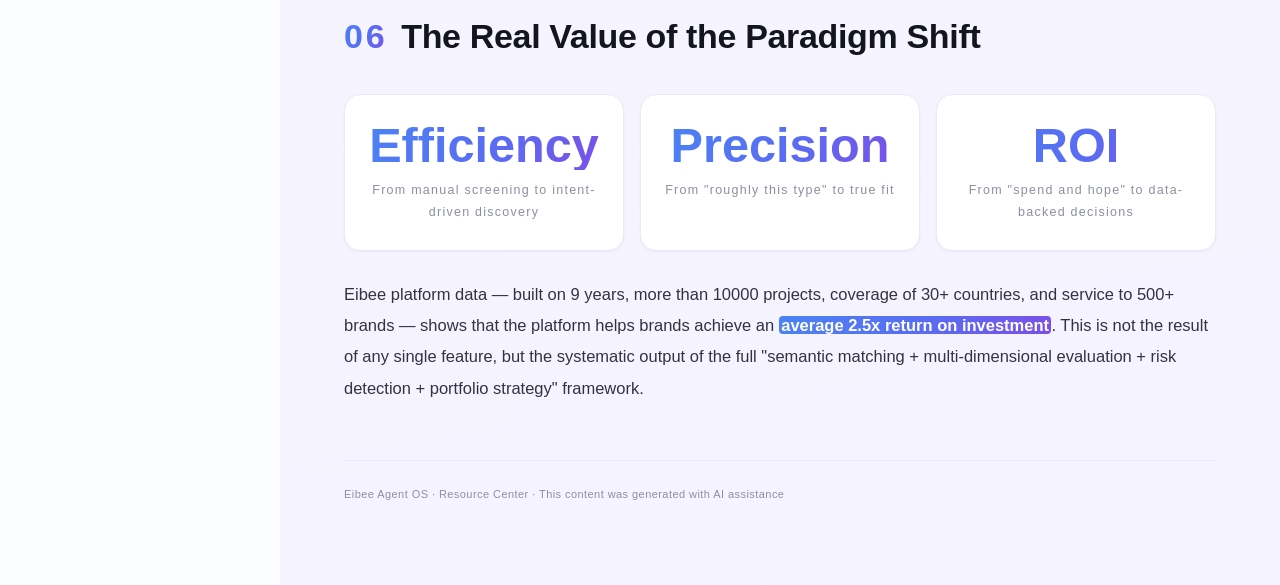
<file: llm-matching-en.html>
<!doctype html>
<html lang="en">
<head>
<meta charset="utf-8">
<meta name="viewport" content="width=device-width,initial-scale=1">
<title>How LLMs Rebuild Creator Matching · Eibee Resource Center</title>
<style>
:root{--paper:#fcfdff;--paper-2:#f5f8ff;--bg-soft:#eef4ff;--panel:#ffffff;--line:#e6ecf7;--line-strong:#d5ddf0;--ink:#14161d;--ink-2:#31343f;--ink-3:#5d6270;--grey:#8b90a0;--blue:#4b83f4;--indigo:#5468f0;--violet:#6a5cf0;--primary:#7459d9;--primary-hover:#8b73e5;--primary-active:#4b3a8c;--primary-soft:#edf2ff;--link:#4f6ce8;--grad:linear-gradient(115deg,#4b83f4 0%,#5a6cf2 55%,#7c4fe8 100%);--band:linear-gradient(150deg,#eaf4ff 0%,#f0f3ff 50%,#efeaff 100%);--shadow-sm:0 1px 2px rgba(20,22,29,.05);--shadow-md:0 8px 24px rgba(20,22,29,.07);--shadow-acc:0 8px 24px rgba(84,104,240,.14);--r-lg:16px;--r-md:12px;--title:'CreatorOS Alibaba PuHuiTi Medium','Alibaba PuHuiTi Medium','Alibaba PuHuiTi 3.0 65 Medium','PingFang SC','Microsoft YaHei',sans-serif;--mono:'CreatorOS Alibaba PuHuiTi Web','Alibaba PuHuiTi','Alibaba PuHuiTi 3.0 55 Regular','PingFang SC','Microsoft YaHei',sans-serif;--sans:'CreatorOS Alibaba PuHuiTi Web','Alibaba PuHuiTi','Alibaba PuHuiTi 3.0 55 Regular','PingFang SC','Microsoft YaHei',sans-serif;--sidebar-w:280px}*,*::before,*::after{box-sizing:border-box;margin:0;padding:0}html{scroll-behavior:smooth;-webkit-text-size-adjust:100%}body{font-family:var(--sans);background:var(--paper);color:var(--ink);line-height:1.75;font-size:16.5px;-webkit-font-smoothing:antialiased;-moz-osx-font-smoothing:grayscale}h1,h2,h3,h4,h5,h6,.sidebar-logo,.sidebar-group-title,.toc-title{font-family:var(--title)}::selection{background:#4b83f4;color:#fff}.page-wrap{display:flex;min-height:100vh}.sidebar{width:var(--sidebar-w);min-width:var(--sidebar-w);background:var(--paper-2);border-right:1px solid var(--line);padding:36px 0;position:fixed;top:0;left:0;bottom:0;overflow-y:auto;z-index:100}.sidebar-inner{padding:0 24px}.sidebar-logo{display:flex;align-items:center;gap:10px;font-family:var(--title);font-size:20px;font-weight:700;letter-spacing:.06em;color:var(--ink);text-decoration:none;margin-bottom:36px}.sidebar-logo::before{content:"";width:11px;height:11px;border-radius:4px;background:var(--grad);flex:none}.sidebar-group{margin-bottom:28px}.sidebar-group-title{font-family:var(--title);font-size:12px;letter-spacing:.18em;color:var(--grey);text-transform:uppercase;padding:0 12px;margin-bottom:8px}.sidebar-item{display:flex;align-items:center;gap:10px;padding:8px 12px;border-radius:10px;font-size:16px;color:var(--ink-2);text-decoration:none;transition:background .15s,color .15s;line-height:1.4}.sidebar-item:hover{background:var(--primary-soft);color:var(--link)}.sidebar-item.active{background:var(--primary-soft);color:var(--link);font-weight:600}.sidebar-item .si-icon{display:none}.sidebar-item.sub{padding-left:34px;font-size:16px;color:var(--ink-3)}.sidebar-item.sub.active{color:var(--link);background:var(--primary-soft)}.lang-toggle{position:absolute;top:22px;right:22px;z-index:5;padding:6px 15px;border-radius:999px;background:var(--panel);color:var(--link);border:1px solid var(--line-strong);font-family:var(--mono);font-size:12px;letter-spacing:.1em;text-decoration:none;cursor:pointer;box-shadow:var(--shadow-sm);transition:background .15s,border-color .15s,color .15s,box-shadow .15s}.lang-toggle:hover{background:var(--grad);border-color:transparent;color:#fff;box-shadow:var(--shadow-acc)}.sidebar-toggle{display:none;position:fixed;top:16px;left:16px;z-index:200;width:40px;height:40px;border-radius:10px;background:var(--panel);color:var(--ink);border:1px solid var(--line-strong);font-size:18px;cursor:pointer;align-items:center;justify-content:center;box-shadow:var(--shadow-sm)}.main{margin-left:var(--sidebar-w);flex:1;min-width:0;background:radial-gradient(1100px 480px at 88% -80px,rgba(91,124,244,.11),transparent 62%),radial-gradient(900px 460px at -80px 26%,rgba(124,79,232,.075),transparent 60%),radial-gradient(1000px 520px at 105% 62%,rgba(91,124,244,.06),transparent 58%),linear-gradient(170deg,#f3f7ff 0%,#f6f6ff 45%,#f5f3ff 100%)}.main-inner{position:relative;max-width:none;margin:0;padding:48px 64px 80px}.doc-hero{margin-bottom:48px;position:relative;background:var(--band);border:1px solid var(--line);border-radius:20px;padding:36px 36px 30px;overflow:hidden}.doc-hero::after{content:"";position:absolute;top:-60px;right:-60px;width:220px;height:220px;border-radius:50%;background:radial-gradient(circle,rgba(91,124,244,.13) 0%,rgba(124,79,232,.08) 45%,transparent 70%);pointer-events:none}.doc-eyebrow{font-family:var(--mono);font-size:12.5px;letter-spacing:.2em;color:var(--link);margin-bottom:16px;display:flex;align-items:center;gap:12px}.doc-eyebrow::before{content:"";width:32px;height:2px;border-radius:2px;background:var(--grad)}.doc-eyebrow .cat-tag{display:inline-block;padding:2px 10px;border-radius:999px;background:var(--panel);color:var(--link);border:1px solid var(--line-strong);font-size:10px;letter-spacing:.12em}.doc-title{font-size:clamp(30px,4.2vw,48px);font-weight:900;line-height:1.25;letter-spacing:-.02em;background:var(--grad);-webkit-background-clip:text;background-clip:text;-webkit-text-fill-color:transparent;color:var(--indigo);margin-bottom:16px}.doc-subtitle{font-size:18.5px;color:var(--ink-3);line-height:1.7;max-width:640px}.doc-meta{display:flex;gap:10px;flex-wrap:wrap;margin-top:24px;padding-top:20px;border-top:1px solid var(--line-strong);font-family:var(--mono);font-size:12.5px;letter-spacing:.06em;color:var(--ink-3)}.doc-meta span{display:flex;align-items:center;gap:6px;padding:5px 12px;border-radius:999px;background:var(--panel);border:1px solid var(--line)}.sec{margin-bottom:56px;scroll-margin-top:24px}.sec-head{display:flex;align-items:baseline;gap:14px;margin-bottom:20px}.sec-num{font-family:var(--mono);font-size:clamp(26px,3vw,34px);font-weight:700;background:var(--grad);-webkit-background-clip:text;background-clip:text;-webkit-text-fill-color:transparent;color:var(--indigo);letter-spacing:.08em;min-width:32px}.sec-title{font-size:clamp(26px,3vw,34px);font-weight:800;line-height:1.3;letter-spacing:-.01em;color:var(--ink)}.sec-lead{font-size:18px;color:var(--ink-3);line-height:1.8;margin-bottom:20px}.sec p{margin-bottom:18px;color:var(--ink-2);font-size:16.5px;line-height:1.9}.sec strong{color:var(--ink);font-weight:700}.hl{background:var(--grad);color:#fff;padding:0 .15em;border-radius:4px;font-weight:600}.pull{font-weight:800;font-size:clamp(20px,2.4vw,26px);line-height:1.6;border-left:4px solid transparent;border-image:linear-gradient(180deg,#4b83f4,#7c4fe8) 1;padding:8px 0 8px 24px;margin:28px 0;color:var(--ink)}.cards{display:grid;gap:16px;margin:24px 0}.cards-2{grid-template-columns:repeat(2,1fr)}.cards-3{grid-template-columns:repeat(3,1fr)}.cards-4{grid-template-columns:repeat(4,1fr)}.card{background:var(--panel);border:1px solid var(--line);border-radius:var(--r-lg);padding:24px;box-shadow:var(--shadow-sm);transition:transform .2s,box-shadow .2s,border-color .2s}.card:hover{transform:translateY(-3px);border-color:#a8b8f5;box-shadow:var(--shadow-acc)}.card-icon{width:40px;height:40px;border-radius:11px;background:var(--primary-soft);color:var(--link);display:flex;align-items:center;justify-content:center;font-size:22px;margin-bottom:14px}.card h4{font-size:17px;font-weight:700;margin-bottom:8px;color:var(--ink)}.card p{font-size:15px;color:var(--ink-3);line-height:1.75;margin:0}.feat-card{background:var(--panel);border:1px solid var(--line);border-radius:var(--r-lg);padding:28px;position:relative;overflow:hidden;box-shadow:var(--shadow-sm);transition:transform .2s,box-shadow .2s,border-color .2s}.feat-card:hover{transform:translateY(-3px);border-color:#a8b8f5;box-shadow:var(--shadow-acc)}.feat-card::before{content:"";position:absolute;top:0;left:0;right:0;height:3px;background:var(--grad)}.feat-card .fc-num{font-family:var(--mono);font-size:12.5px;letter-spacing:.14em;color:var(--link);margin-bottom:10px}.feat-card h4{font-size:18.5px;font-weight:700;margin-bottom:10px;color:var(--ink)}.feat-card p{font-size:15.5px;color:var(--ink-3);line-height:1.7}.feat-card ul{margin:12px 0 0;padding:0;list-style:none}.feat-card ul li{font-size:15px;color:var(--ink-3);padding:4px 0;padding-left:18px;position:relative;line-height:1.6}.feat-card ul li::before{content:"";position:absolute;left:0;top:12px;width:6px;height:6px;border-radius:50%;background:var(--grad)}.acc-band{background:var(--band);border:1px solid var(--line);border-radius:18px;padding:clamp(28px,4vw,48px);margin:32px 0}.acc-band .sec-title{color:var(--ink)}.stats-row{display:grid;gap:16px;margin:28px 0}.stats-4{grid-template-columns:repeat(4,1fr)}.stats-3{grid-template-columns:repeat(3,1fr)}.stat{text-align:center;padding:26px 16px;background:var(--panel);border:1px solid var(--line);border-radius:var(--r-lg);box-shadow:var(--shadow-sm);transition:border-color .2s,box-shadow .2s,transform .2s}.stat:hover{border-color:#a8b8f5;box-shadow:var(--shadow-acc);transform:translateY(-3px)}.stat .num{font-size:clamp(32px,3.8vw,50px);font-weight:900;background:var(--grad);-webkit-background-clip:text;background-clip:text;-webkit-text-fill-color:transparent;color:var(--indigo);line-height:1;font-variant-numeric:tabular-nums}.stat .label{font-family:var(--mono);font-size:12.5px;letter-spacing:.1em;color:var(--grey);margin-top:10px}.table-wrap{overflow-x:auto;margin:24px 0}table{width:100%;border-collapse:collapse;font-size:15.5px}th{text-align:left;padding:14px 16px;font-family:var(--mono);font-size:12.5px;letter-spacing:.1em;color:var(--link);border-bottom:2px solid transparent;border-image:linear-gradient(90deg,#4b83f4,#7c4fe8) 1;text-transform:uppercase}td{padding:16px 18px;border-bottom:1px solid var(--line);color:var(--ink-2)}tr:hover td{background:var(--paper-2)}.steps{margin:28px 0;position:relative}.step{display:flex;gap:20px;margin-bottom:24px;position:relative}.step:last-child{margin-bottom:0}.step-marker{width:40px;height:40px;flex:none;border-radius:50%;background:var(--grad);color:#fff;display:flex;align-items:center;justify-content:center;font-family:var(--mono);font-weight:700;font-size:15px}.step-body h4{font-size:17px;font-weight:700;margin-bottom:6px;color:var(--ink)}.step-body p{font-size:15.5px;color:var(--ink-3);margin:0;line-height:1.7}.doc-footer{margin-top:48px;padding-top:24px;border-top:1px solid var(--line);font-family:var(--mono);font-size:11px;letter-spacing:.04em;color:var(--grey);line-height:1.8}.toc{background:var(--panel);border:1px solid var(--line);border-radius:var(--r-md);padding:24px 28px;margin:28px 0;box-shadow:var(--shadow-sm)}.toc-title{font-family:var(--title);font-size:11.5px;letter-spacing:.18em;color:var(--grey);text-transform:uppercase;margin-bottom:12px}.toc-list{list-style:none;display:grid;grid-template-columns:repeat(2,1fr);gap:6px}.toc-list a{color:var(--ink-2);text-decoration:none;font-size:16px;padding:4px 0;display:flex;gap:8px;transition:color .15s}.toc-list a:hover{color:var(--link)}.toc-list a .tn{font-family:var(--mono);font-size:13px;color:var(--link);min-width:20px}@media(max-width:900px){.sidebar{transform:translateX(-100%);transition:transform .25s;box-shadow:8px 0 40px rgba(20,22,29,.18)}.sidebar.open{transform:translateX(0)}.sidebar-toggle{display:flex}.main{margin-left:0}.main-inner{padding:32px 20px 60px}.lang-toggle{top:14px;right:14px}.doc-hero{padding:26px 22px 24px}.cards-2,.cards-3,.cards-4{grid-template-columns:1fr}.stats-4,.stats-3{grid-template-columns:repeat(2,1fr)}.toc-list{grid-template-columns:1fr}}@media(max-width:560px){.stats-4,.stats-3{grid-template-columns:1fr}}@media print{.sidebar,.sidebar-toggle,.lang-toggle{display:none!important}.main{margin-left:0}.main-inner{max-width:100%;padding:0}.sec{break-inside:avoid}.card,.feat-card,.stat,.acc-band,.doc-hero{break-inside:avoid;box-shadow:none}.doc-title,.sec-num,.stat .num{-webkit-text-fill-color:currentColor;color:var(--indigo)}}
</style>
</head>
<body>
<div class="page-wrap">
<aside class="sidebar" id="sidebar">
  <div class="sidebar-inner">
    <a class="sidebar-logo" href="index.html?sharecode=LYEO55FTEU">Eibee Resource Center</a>
    <div class="sidebar-group">
  <div class="sidebar-group-title">RESOURCES</div>
  <a class="sidebar-item" href="index-en.html?sharecode=LYEO55FTEU"><span class="si-icon">›</span>Eibee Overview</a>
</div><div class="sidebar-group">
  <div class="sidebar-group-title">INSIGHTS</div>
  <a class="sidebar-item" href="methodology-en.html?sharecode=LYEO55FTEU"><span class="si-icon">›</span>AI Influencer Marketing Methodology</a><a class="sidebar-item" href="8-mistakes-en.html?sharecode=LYEO55FTEU"><span class="si-icon">›</span>8 Reasons Brands Pick the Wrong Creators</a>
</div><div class="sidebar-group">
  <div class="sidebar-group-title">PRODUCT & PLATFORM</div>
  <a class="sidebar-item" href="fund-escrow-en.html?sharecode=LYEO55FTEU"><span class="si-icon">›</span>Fund Escrow & Platform Protection</a><a class="sidebar-item" href="ai-expert-en.html?sharecode=LYEO55FTEU"><span class="si-icon">›</span>AI Influencer Marketing Expert</a><a class="sidebar-item active" href="llm-matching-en.html?sharecode=LYEO55FTEU"><span class="si-icon">›</span>LLM-Powered Creator Matching</a>
</div>
<div class="sidebar-group">
  <div class="sidebar-group-title">MORE</div>
  <a class="sidebar-item" href="https://www.eibee.ai" target="_blank" rel="noopener"><span class="si-icon">›</span>Eibee Official Site ↗</a>
</div>
  </div>
</aside>
<button class="sidebar-toggle" id="sidebarToggle">☰</button>
<main class="main"><div class="main-inner">
<div class="doc-hero"><a class="lang-toggle" href="llm-matching.html?sharecode=LYEO55FTEU">中文</a>
  <div class="doc-eyebrow"><span class="cat-tag">V06</span> Technology</div>
  <h1 class="doc-title">How LLMs Rebuild Creator Matching</h1>
  <p class="doc-subtitle">From tag filtering to semantic understanding — large language models are redefining the fundamentals of creator matching.</p>
  <div class="doc-meta"><span>9 Years of Industry Expertise</span><span>Validated by 500+ Brands</span><span>10000+ Projects Delivered</span></div>
</div>
<div class="toc"><div class="toc-title">On This Page</div><div class="toc-list"><a href="#s1"><span class="tn">01</span>The Cost of Choosing the Wrong Creator</a><a href="#s2"><span class="tn">02</span>The Flaws of Tag Filtering</a><a href="#s3"><span class="tn">03</span>From Tags to Semantics</a><a href="#s4"><span class="tn">04</span>Multi-Dimensional Scoring & Risk</a><a href="#s5"><span class="tn">05</span>Portfolio Strategy</a><a href="#s6"><span class="tn">06</span>The Value of the Paradigm Shift</a></div></div>

<section class="sec" id="s1">
  <div class="sec-head"><span class="sec-num">01</span><h2 class="sec-title">The Biggest Waste in Influencer Marketing Is Choosing the Wrong People</h2></div>
  <p>Suppose you are a marketing lead at an audio brand looking to break into the North American market with noise-cancelling headphones. You open an influencer platform and type "tech creators + North America + 100K–500K followers." Hundreds of names scroll across your screen. You spend three days watching videos, reading comments, and comparing metrics one by one, then finally pick 20 creators and ship out samples.</p>
  <p>The result: more than half of the content performs far below expectations. Some "tech creators" actually post phone unboxings and gaming peripherals as their daily content. Some have impressive follower counts but comment sections half filled with bots. Some claim North American audiences, yet over 40% of their follower base is actually in Southeast Asia.</p>
  <div class="pull">Choosing the wrong creator costs more than the collaboration fee and product samples — it burns the brand's window of opportunity with that audience and disrupts the rhythm of the entire campaign.</div>
</section>

<section class="sec" id="s2">
  <div class="sec-head"><span class="sec-num">02</span><h2 class="sec-title">Four Structural Flaws of Tag Filtering</h2></div>
  <div class="cards cards-2">
    <div class="feat-card"><div class="fc-num">Flaw 01</div><h4>Tags Are Human-Assigned, Coarse, and Subjective</h4><p>"Tech creator" covers a vast spectrum from in-depth chip reviews to gadget hauls. A phone comparison reviewer and a dedicated audio-gear specialist may end up in the same tag category.</p></div>
    <div class="feat-card"><div class="fc-num">Flaw 02</div><h4>Tags Are Static, Creators Are Dynamic</h4><p>A creator posting travel vlogs last month may pivot to commuter-gear reviews this month. Tags reflect "what category they were assigned to in the past," not "what they are doing now and what they fit."</p></div>
    <div class="feat-card"><div class="fc-num">Flaw 03</div><h4>Tags Cannot Answer "Why Is This a Fit"</h4><p>Tags tell you "tech, North America, 300K followers," but they cannot tell you whether the audience matches your target users, whether the content style fits your brand, or whether the engagement is real or bought.</p></div>
    <div class="feat-card"><div class="fc-num">Flaw 04</div><h4>Tags Only Look at the Surface, and Are Easy to Game</h4><p>Follower count, region, and language are not only coarse but also easy to manipulate. Follower-boosting services can inflate a follower count to any number in a short time.</p></div>
  </div>
</section>

<section class="sec" id="s3">
  <div class="sec-head"><span class="sec-num">03</span><h2 class="sec-title">From "Matching Tags" to "Understanding Intent"</h2></div>
  <p>On Eibee, you don't start by thinking about "which tags to pick." You simply type:</p>
  <div class="pull">"Find mid-tier tech review creators suited to promoting noise-cancelling headphones in North America, with an audience that is mostly 25–34 male, a deep-review content style, and a focus on commuting and office scenarios."</div>
  <p>The system doesn't parse a few keywords — it understands the complete intent behind the entire sentence:</p>
  <div class="cards cards-4">
    <div class="card"><div class="card-icon">🎧</div><h4>Category Understanding</h4><p>"Noise-cancelling headphones" maps to commuting, office, and travel scenarios, with decision factors like sound quality, noise-cancellation depth, and wearing comfort</p></div>
    <div class="card"><div class="card-icon">🚇</div><h4>Scenario Understanding</h4><p>"Commuting and office" means the content has featured subways, cafés, work-from-home setups, business travel, and similar contexts</p></div>
    <div class="card"><div class="card-icon">📝</div><h4>Style Understanding</h4><p>"In-depth review" is distinct from product hauls and lifestyle vlogs — the system analyzes content structure, information density, and the sophistication of comments</p></div>
    <div class="card"><div class="card-icon">👥</div><h4>Audience Understanding</h4><p>"25–34 male" is cross-verified against real follower behavior and content consumption preferences</p></div>
  </div>
  <div class="acc-band">
    <p style="margin:0"><strong>The essential difference:</strong> tags match fields; semantics understand meaning. Underneath, the matching logic shifts from "structured field retrieval" to "similarity computation in a semantic space" — a creator's content, style, audience, and track record are encoded as multi-dimensional semantic representations, and brand requirements are likewise encoded as semantic vectors.</p>
  </div>
</section>

<section class="sec" id="s4">
  <div class="sec-head"><span class="sec-num">04</span><h2 class="sec-title">Multi-Dimensional Scoring and Hidden-Risk Detection</h2></div>
  <p>Semantic search solves "finding the right people," but brands still need to answer: is this creator <strong>any good? Are they authentic?</strong></p>
  <div class="table-wrap">
    <table>
      <thead><tr><th>Evaluation Dimension</th><th>What We Look At</th></tr></thead>
      <tbody>
        <tr><td><strong>Follower Quality</strong></td><td>True follower scale and activity level after removing anomalous accounts and fake followers</td></tr>
        <tr><td><strong>Engagement Rate</strong></td><td>Share of deep interactions such as comments, shares, and saves — not just view counts</td></tr>
        <tr><td><strong>Content Focus</strong></td><td>The creator's focus and professional depth within their core domain</td></tr>
        <tr><td><strong>Audience Fit</strong></td><td>How closely the real follower profile overlaps with the brand's target audience</td></tr>
        <tr><td><strong>Past Collaboration Performance</strong></td><td>Content quality, engagement, and conversion results of previous brand collaborations</td></tr>
        <tr><td><strong>Value for Money</strong></td><td>Cost-benefit assessment combining collaboration cost with expected outcomes</td></tr>
      </tbody>
    </table>
  </div>
  <p>More important than scores is <strong>risk detection</strong>:</p>
  <div class="cards cards-3">
    <div class="card"><h4>Inflated Metrics / Fake Engagement</h4><p>Detecting artificial manipulation through abnormal follower-growth patterns, statistical distribution of engagement data, and comment repetition and semantic coherence</p></div>
    <div class="card"><h4>Audience Mismatch</h4><p>Cross-verifying the real audience profile with multi-dimensional behavioral data to flag mismatches like "claims one region, but the followers aren't there"</p></div>
    <div class="card"><h4>Brand Safety Risks</h4><p>Checking historical content for controversial statements, inappropriate behavior, or deep ties to competing brands</p></div>
  </div>
</section>

<section class="sec" id="s5">
  <div class="sec-head"><span class="sec-num">05</span><h2 class="sec-title">From "Finding People" to "Portfolio Strategy"</h2></div>
  <p>You shouldn't pick just one person. A mature influencer marketing strategy builds a balanced creator portfolio:</p>
  <div class="steps">
    <div class="step"><div class="step-marker">◆</div><div class="step-body"><h4>Top-Tier Creators</h4><p>Build awareness and credibility</p></div></div>
    <div class="step"><div class="step-marker">◆</div><div class="step-body"><h4>Mid-Tier Creators</h4><p>Deliver in-depth content and vertical penetration</p></div></div>
    <div class="step"><div class="step-marker">◆</div><div class="step-body"><h4>Nano / Micro Creators</h4><p>Drive volume, UGC buzz, and long-tail conversions</p></div></div>
  </div>
  <p>On top of the matching results, Eibee's AI strategy engine recommends the right mix across creator tiers — and specific candidates — based on budget, target market, campaign goals, and product characteristics. It optimizes not for "who is most famous," but for <strong>"which combinations perform best together."</strong></p>
</section>

<section class="sec" id="s6">
  <div class="sec-head"><span class="sec-num" style="color:var(--acc)">06</span><h2 class="sec-title">The Real Value of the Paradigm Shift</h2></div>
  <div class="stats-row stats-3">
    <div class="stat"><div class="num">Efficiency</div><div class="label">From manual screening to intent-driven discovery</div></div>
    <div class="stat"><div class="num">Precision</div><div class="label">From "roughly this type" to true fit</div></div>
    <div class="stat"><div class="num">ROI</div><div class="label">From "spend and hope" to data-backed decisions</div></div>
  </div>
  <p>Eibee platform data — built on 9 years, more than 10000 projects, coverage of 30+ countries, and service to 500+ brands — shows that the platform helps brands achieve an <span class="hl">average 2.5x return on investment</span>. This is not the result of any single feature, but the systematic output of the full "semantic matching + multi-dimensional evaluation + risk detection + portfolio strategy" framework.</p>
</section>

<div class="doc-footer">
  Eibee Agent OS · Resource Center · This content was generated with AI assistance
</div>
</div></main>
</div>
<script>
document.getElementById('sidebarToggle').addEventListener('click',function(){
  document.getElementById('sidebar').classList.toggle('open');
});
document.addEventListener('click',function(e){
  if(!e.target.closest('.sidebar')&&!e.target.closest('.sidebar-toggle')){
    document.getElementById('sidebar').classList.remove('open');
  }
});
</script>
</body>
</html>
</file>
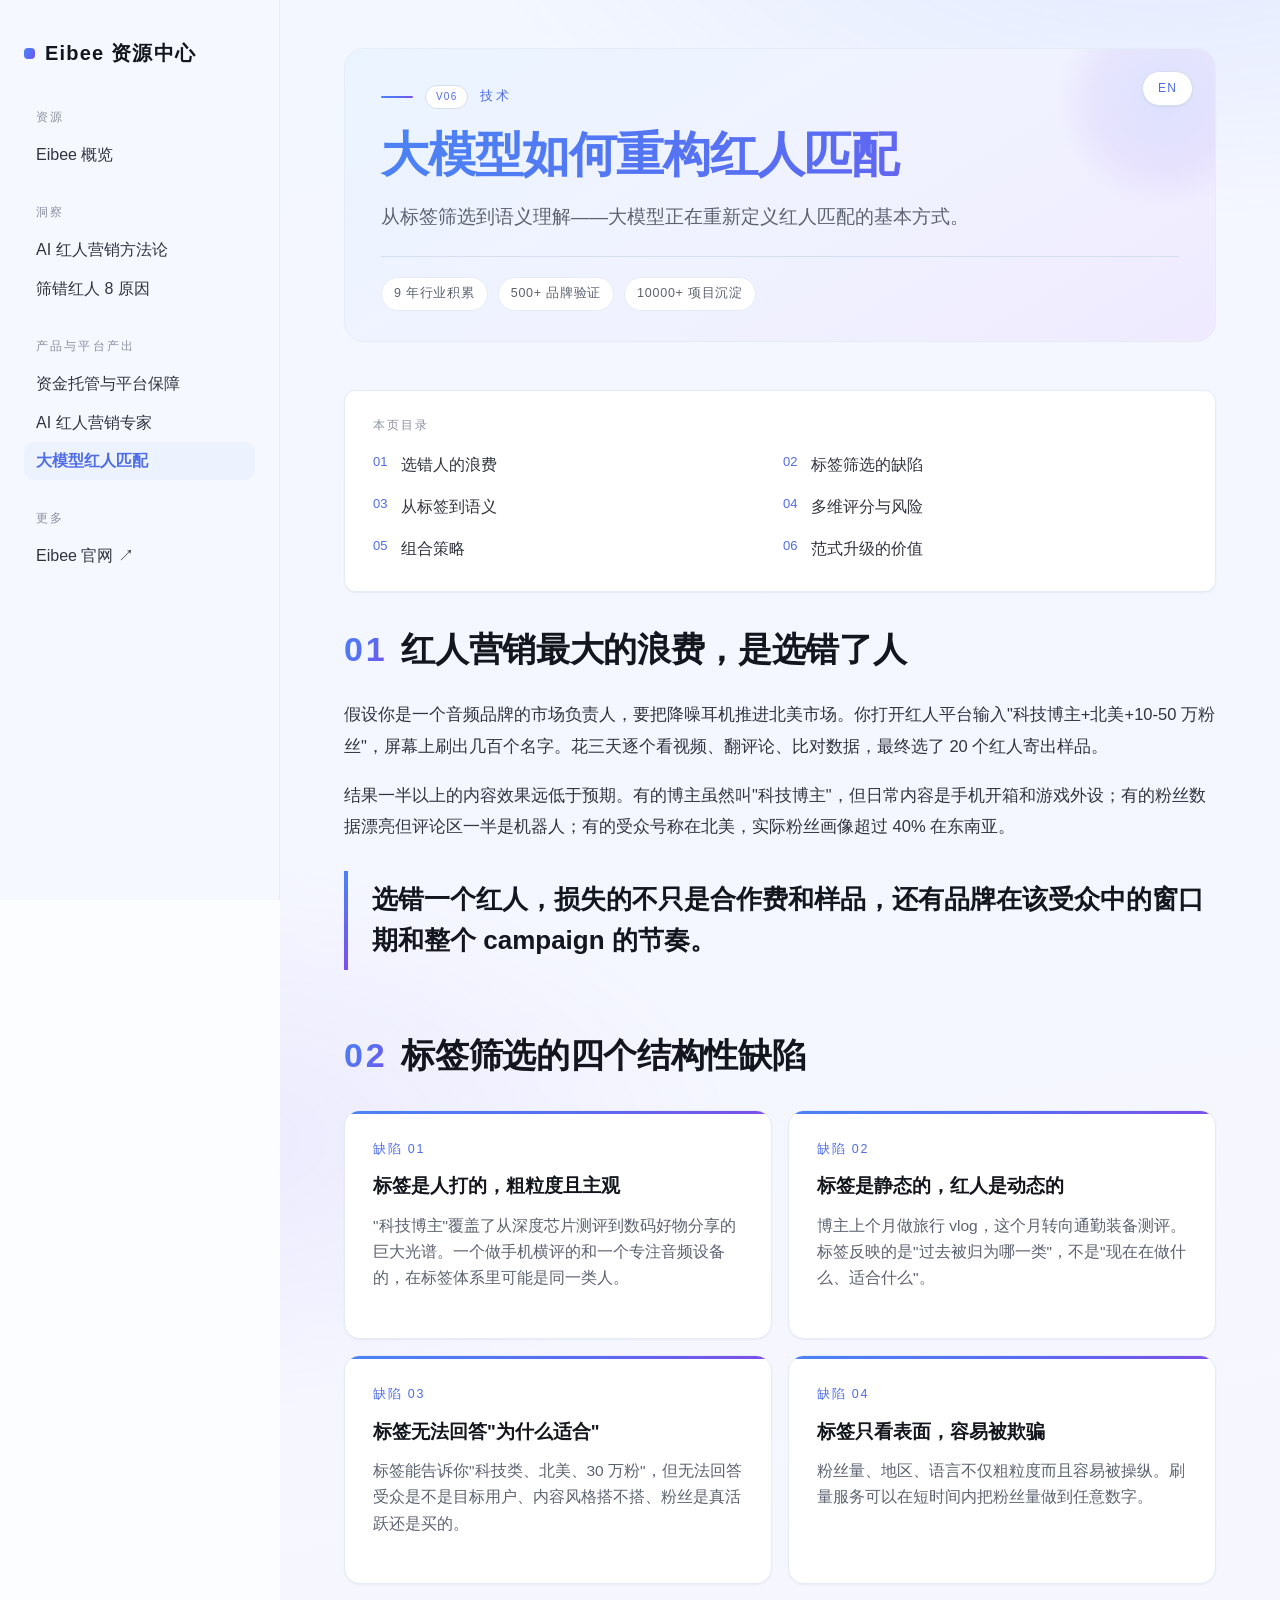
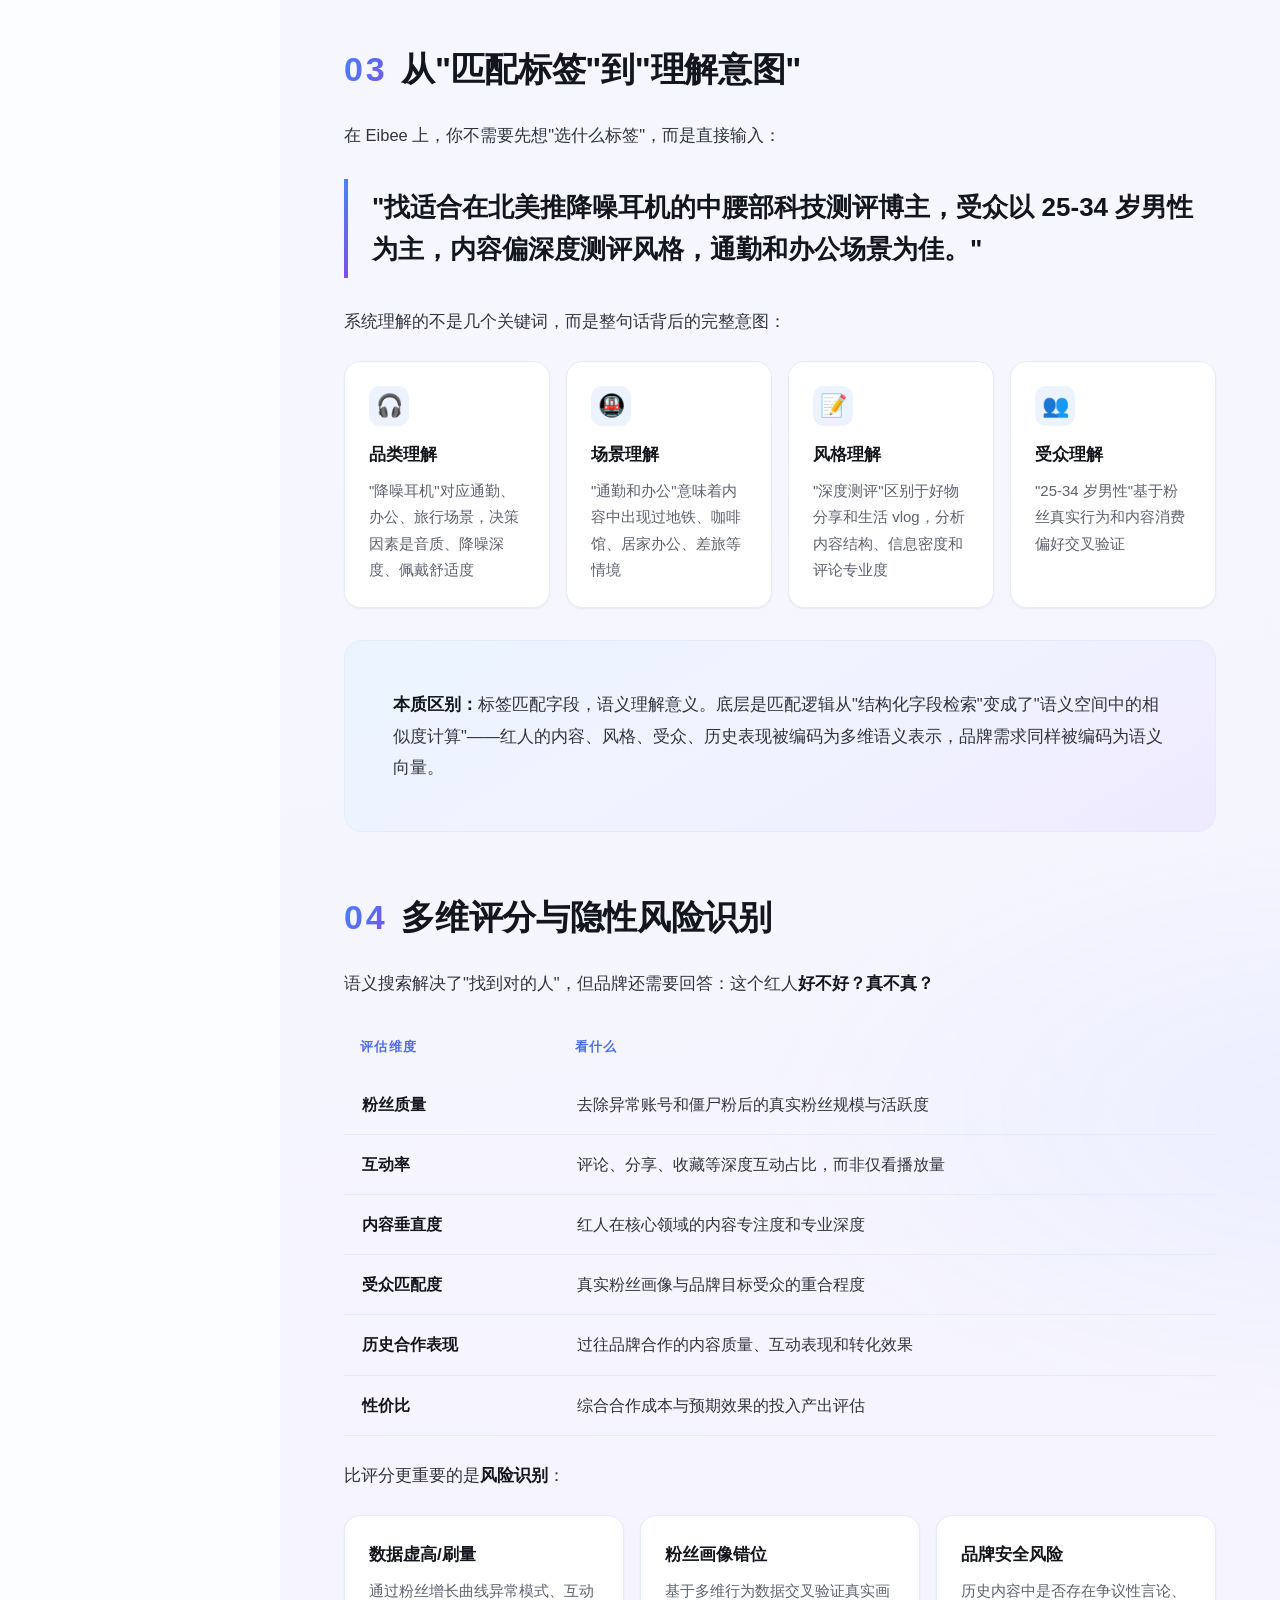
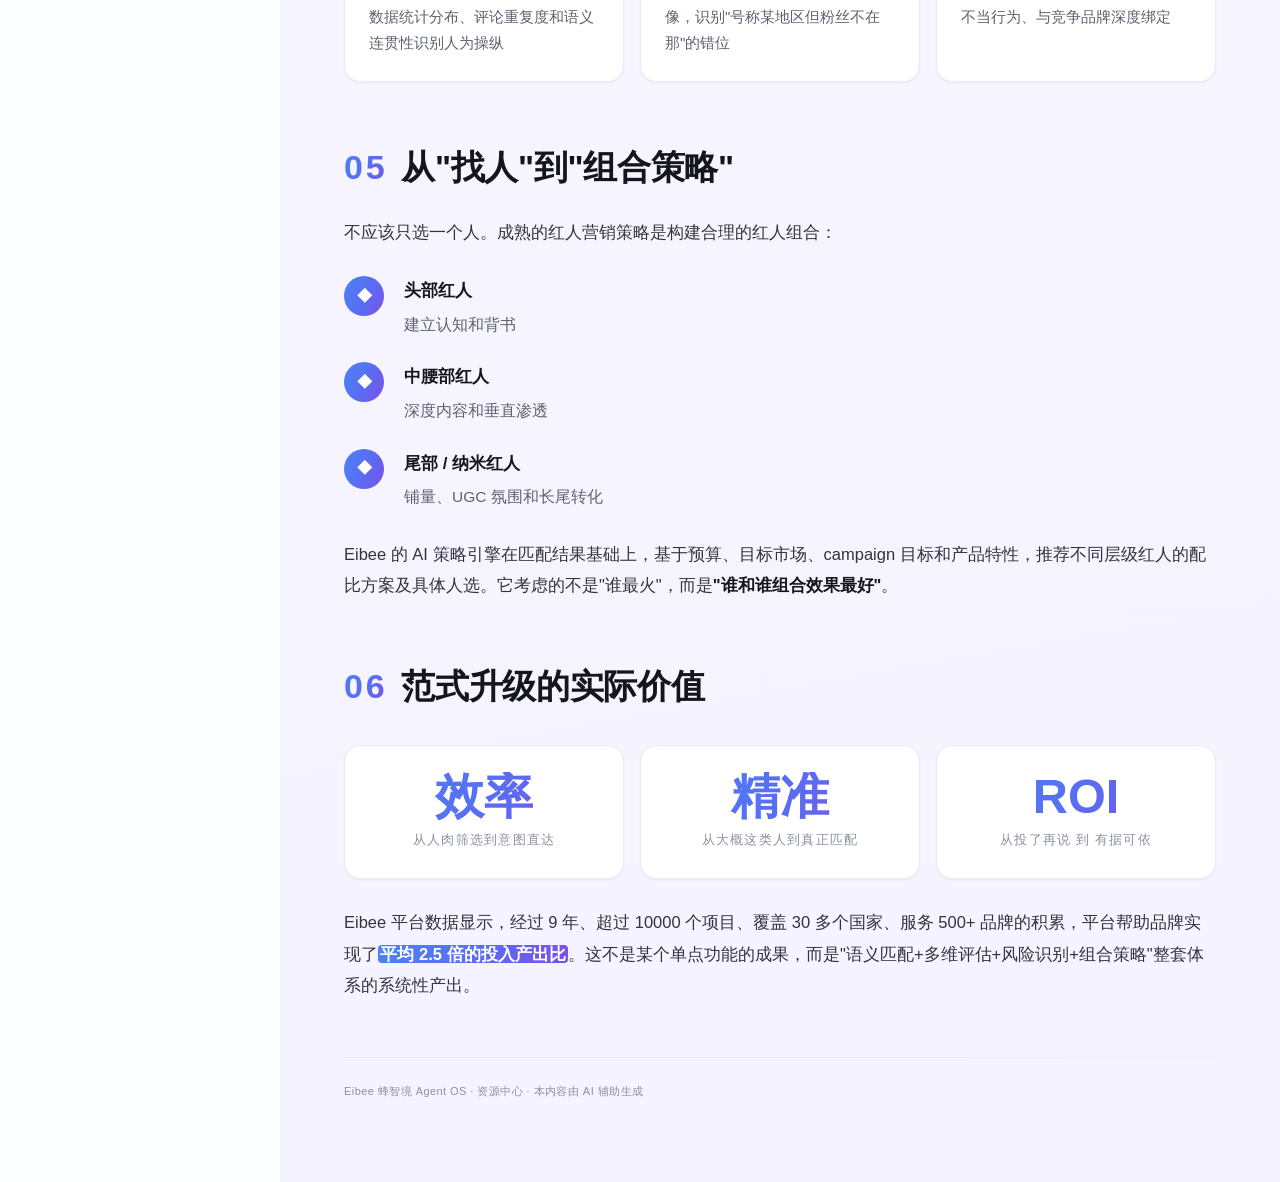
<file: llm-matching.html>
<!doctype html>
<html lang="zh-CN">
<head>
<meta charset="utf-8">
<meta name="viewport" content="width=device-width,initial-scale=1">
<title>大模型如何重构红人匹配 · Eibee 资源中心</title>
<style>
:root{--paper:#fcfdff;--paper-2:#f5f8ff;--bg-soft:#eef4ff;--panel:#ffffff;--line:#e6ecf7;--line-strong:#d5ddf0;--ink:#14161d;--ink-2:#31343f;--ink-3:#5d6270;--grey:#8b90a0;--blue:#4b83f4;--indigo:#5468f0;--violet:#6a5cf0;--primary:#7459d9;--primary-hover:#8b73e5;--primary-active:#4b3a8c;--primary-soft:#edf2ff;--link:#4f6ce8;--grad:linear-gradient(115deg,#4b83f4 0%,#5a6cf2 55%,#7c4fe8 100%);--band:linear-gradient(150deg,#eaf4ff 0%,#f0f3ff 50%,#efeaff 100%);--shadow-sm:0 1px 2px rgba(20,22,29,.05);--shadow-md:0 8px 24px rgba(20,22,29,.07);--shadow-acc:0 8px 24px rgba(84,104,240,.14);--r-lg:16px;--r-md:12px;--title:'CreatorOS Alibaba PuHuiTi Medium','Alibaba PuHuiTi Medium','Alibaba PuHuiTi 3.0 65 Medium','PingFang SC','Microsoft YaHei',sans-serif;--mono:'CreatorOS Alibaba PuHuiTi Web','Alibaba PuHuiTi','Alibaba PuHuiTi 3.0 55 Regular','PingFang SC','Microsoft YaHei',sans-serif;--sans:'CreatorOS Alibaba PuHuiTi Web','Alibaba PuHuiTi','Alibaba PuHuiTi 3.0 55 Regular','PingFang SC','Microsoft YaHei',sans-serif;--sidebar-w:280px}*,*::before,*::after{box-sizing:border-box;margin:0;padding:0}html{scroll-behavior:smooth;-webkit-text-size-adjust:100%}body{font-family:var(--sans);background:var(--paper);color:var(--ink);line-height:1.75;font-size:16.5px;-webkit-font-smoothing:antialiased;-moz-osx-font-smoothing:grayscale}h1,h2,h3,h4,h5,h6,.sidebar-logo,.sidebar-group-title,.toc-title{font-family:var(--title)}::selection{background:#4b83f4;color:#fff}.page-wrap{display:flex;min-height:100vh}.sidebar{width:var(--sidebar-w);min-width:var(--sidebar-w);background:var(--paper-2);border-right:1px solid var(--line);padding:36px 0;position:fixed;top:0;left:0;bottom:0;overflow-y:auto;z-index:100}.sidebar-inner{padding:0 24px}.sidebar-logo{display:flex;align-items:center;gap:10px;font-family:var(--title);font-size:20px;font-weight:700;letter-spacing:.06em;color:var(--ink);text-decoration:none;margin-bottom:36px}.sidebar-logo::before{content:"";width:11px;height:11px;border-radius:4px;background:var(--grad);flex:none}.sidebar-group{margin-bottom:28px}.sidebar-group-title{font-family:var(--title);font-size:12px;letter-spacing:.18em;color:var(--grey);text-transform:uppercase;padding:0 12px;margin-bottom:8px}.sidebar-item{display:flex;align-items:center;gap:10px;padding:8px 12px;border-radius:10px;font-size:16px;color:var(--ink-2);text-decoration:none;transition:background .15s,color .15s;line-height:1.4}.sidebar-item:hover{background:var(--primary-soft);color:var(--link)}.sidebar-item.active{background:var(--primary-soft);color:var(--link);font-weight:600}.sidebar-item .si-icon{display:none}.sidebar-item.sub{padding-left:34px;font-size:16px;color:var(--ink-3)}.sidebar-item.sub.active{color:var(--link);background:var(--primary-soft)}.lang-toggle{position:absolute;top:22px;right:22px;z-index:5;padding:6px 15px;border-radius:999px;background:var(--panel);color:var(--link);border:1px solid var(--line-strong);font-family:var(--mono);font-size:12px;letter-spacing:.1em;text-decoration:none;cursor:pointer;box-shadow:var(--shadow-sm);transition:background .15s,border-color .15s,color .15s,box-shadow .15s}.lang-toggle:hover{background:var(--grad);border-color:transparent;color:#fff;box-shadow:var(--shadow-acc)}.sidebar-toggle{display:none;position:fixed;top:16px;left:16px;z-index:200;width:40px;height:40px;border-radius:10px;background:var(--panel);color:var(--ink);border:1px solid var(--line-strong);font-size:18px;cursor:pointer;align-items:center;justify-content:center;box-shadow:var(--shadow-sm)}.main{margin-left:var(--sidebar-w);flex:1;min-width:0;background:radial-gradient(1100px 480px at 88% -80px,rgba(91,124,244,.11),transparent 62%),radial-gradient(900px 460px at -80px 26%,rgba(124,79,232,.075),transparent 60%),radial-gradient(1000px 520px at 105% 62%,rgba(91,124,244,.06),transparent 58%),linear-gradient(170deg,#f3f7ff 0%,#f6f6ff 45%,#f5f3ff 100%)}.main-inner{position:relative;max-width:none;margin:0;padding:48px 64px 80px}.doc-hero{margin-bottom:48px;position:relative;background:var(--band);border:1px solid var(--line);border-radius:20px;padding:36px 36px 30px;overflow:hidden}.doc-hero::after{content:"";position:absolute;top:-60px;right:-60px;width:220px;height:220px;border-radius:50%;background:radial-gradient(circle,rgba(91,124,244,.13) 0%,rgba(124,79,232,.08) 45%,transparent 70%);pointer-events:none}.doc-eyebrow{font-family:var(--mono);font-size:12.5px;letter-spacing:.2em;color:var(--link);margin-bottom:16px;display:flex;align-items:center;gap:12px}.doc-eyebrow::before{content:"";width:32px;height:2px;border-radius:2px;background:var(--grad)}.doc-eyebrow .cat-tag{display:inline-block;padding:2px 10px;border-radius:999px;background:var(--panel);color:var(--link);border:1px solid var(--line-strong);font-size:10px;letter-spacing:.12em}.doc-title{font-size:clamp(30px,4.2vw,48px);font-weight:900;line-height:1.25;letter-spacing:-.02em;background:var(--grad);-webkit-background-clip:text;background-clip:text;-webkit-text-fill-color:transparent;color:var(--indigo);margin-bottom:16px}.doc-subtitle{font-size:18.5px;color:var(--ink-3);line-height:1.7;max-width:640px}.doc-meta{display:flex;gap:10px;flex-wrap:wrap;margin-top:24px;padding-top:20px;border-top:1px solid var(--line-strong);font-family:var(--mono);font-size:12.5px;letter-spacing:.06em;color:var(--ink-3)}.doc-meta span{display:flex;align-items:center;gap:6px;padding:5px 12px;border-radius:999px;background:var(--panel);border:1px solid var(--line)}.sec{margin-bottom:56px;scroll-margin-top:24px}.sec-head{display:flex;align-items:baseline;gap:14px;margin-bottom:20px}.sec-num{font-family:var(--mono);font-size:clamp(26px,3vw,34px);font-weight:700;background:var(--grad);-webkit-background-clip:text;background-clip:text;-webkit-text-fill-color:transparent;color:var(--indigo);letter-spacing:.08em;min-width:32px}.sec-title{font-size:clamp(26px,3vw,34px);font-weight:800;line-height:1.3;letter-spacing:-.01em;color:var(--ink)}.sec-lead{font-size:18px;color:var(--ink-3);line-height:1.8;margin-bottom:20px}.sec p{margin-bottom:18px;color:var(--ink-2);font-size:16.5px;line-height:1.9}.sec strong{color:var(--ink);font-weight:700}.hl{background:var(--grad);color:#fff;padding:0 .15em;border-radius:4px;font-weight:600}.pull{font-weight:800;font-size:clamp(20px,2.4vw,26px);line-height:1.6;border-left:4px solid transparent;border-image:linear-gradient(180deg,#4b83f4,#7c4fe8) 1;padding:8px 0 8px 24px;margin:28px 0;color:var(--ink)}.cards{display:grid;gap:16px;margin:24px 0}.cards-2{grid-template-columns:repeat(2,1fr)}.cards-3{grid-template-columns:repeat(3,1fr)}.cards-4{grid-template-columns:repeat(4,1fr)}.card{background:var(--panel);border:1px solid var(--line);border-radius:var(--r-lg);padding:24px;box-shadow:var(--shadow-sm);transition:transform .2s,box-shadow .2s,border-color .2s}.card:hover{transform:translateY(-3px);border-color:#a8b8f5;box-shadow:var(--shadow-acc)}.card-icon{width:40px;height:40px;border-radius:11px;background:var(--primary-soft);color:var(--link);display:flex;align-items:center;justify-content:center;font-size:22px;margin-bottom:14px}.card h4{font-size:17px;font-weight:700;margin-bottom:8px;color:var(--ink)}.card p{font-size:15px;color:var(--ink-3);line-height:1.75;margin:0}.feat-card{background:var(--panel);border:1px solid var(--line);border-radius:var(--r-lg);padding:28px;position:relative;overflow:hidden;box-shadow:var(--shadow-sm);transition:transform .2s,box-shadow .2s,border-color .2s}.feat-card:hover{transform:translateY(-3px);border-color:#a8b8f5;box-shadow:var(--shadow-acc)}.feat-card::before{content:"";position:absolute;top:0;left:0;right:0;height:3px;background:var(--grad)}.feat-card .fc-num{font-family:var(--mono);font-size:12.5px;letter-spacing:.14em;color:var(--link);margin-bottom:10px}.feat-card h4{font-size:18.5px;font-weight:700;margin-bottom:10px;color:var(--ink)}.feat-card p{font-size:15.5px;color:var(--ink-3);line-height:1.7}.feat-card ul{margin:12px 0 0;padding:0;list-style:none}.feat-card ul li{font-size:15px;color:var(--ink-3);padding:4px 0;padding-left:18px;position:relative;line-height:1.6}.feat-card ul li::before{content:"";position:absolute;left:0;top:12px;width:6px;height:6px;border-radius:50%;background:var(--grad)}.acc-band{background:var(--band);border:1px solid var(--line);border-radius:18px;padding:clamp(28px,4vw,48px);margin:32px 0}.acc-band .sec-title{color:var(--ink)}.stats-row{display:grid;gap:16px;margin:28px 0}.stats-4{grid-template-columns:repeat(4,1fr)}.stats-3{grid-template-columns:repeat(3,1fr)}.stat{text-align:center;padding:26px 16px;background:var(--panel);border:1px solid var(--line);border-radius:var(--r-lg);box-shadow:var(--shadow-sm);transition:border-color .2s,box-shadow .2s,transform .2s}.stat:hover{border-color:#a8b8f5;box-shadow:var(--shadow-acc);transform:translateY(-3px)}.stat .num{font-size:clamp(32px,3.8vw,50px);font-weight:900;background:var(--grad);-webkit-background-clip:text;background-clip:text;-webkit-text-fill-color:transparent;color:var(--indigo);line-height:1;font-variant-numeric:tabular-nums}.stat .label{font-family:var(--mono);font-size:12.5px;letter-spacing:.1em;color:var(--grey);margin-top:10px}.table-wrap{overflow-x:auto;margin:24px 0}table{width:100%;border-collapse:collapse;font-size:15.5px}th{text-align:left;padding:14px 16px;font-family:var(--mono);font-size:12.5px;letter-spacing:.1em;color:var(--link);border-bottom:2px solid transparent;border-image:linear-gradient(90deg,#4b83f4,#7c4fe8) 1;text-transform:uppercase}td{padding:16px 18px;border-bottom:1px solid var(--line);color:var(--ink-2)}tr:hover td{background:var(--paper-2)}.steps{margin:28px 0;position:relative}.step{display:flex;gap:20px;margin-bottom:24px;position:relative}.step:last-child{margin-bottom:0}.step-marker{width:40px;height:40px;flex:none;border-radius:50%;background:var(--grad);color:#fff;display:flex;align-items:center;justify-content:center;font-family:var(--mono);font-weight:700;font-size:15px}.step-body h4{font-size:17px;font-weight:700;margin-bottom:6px;color:var(--ink)}.step-body p{font-size:15.5px;color:var(--ink-3);margin:0;line-height:1.7}.doc-footer{margin-top:48px;padding-top:24px;border-top:1px solid var(--line);font-family:var(--mono);font-size:11px;letter-spacing:.04em;color:var(--grey);line-height:1.8}.toc{background:var(--panel);border:1px solid var(--line);border-radius:var(--r-md);padding:24px 28px;margin:28px 0;box-shadow:var(--shadow-sm)}.toc-title{font-family:var(--title);font-size:11.5px;letter-spacing:.18em;color:var(--grey);text-transform:uppercase;margin-bottom:12px}.toc-list{list-style:none;display:grid;grid-template-columns:repeat(2,1fr);gap:6px}.toc-list a{color:var(--ink-2);text-decoration:none;font-size:16px;padding:4px 0;display:flex;gap:8px;transition:color .15s}.toc-list a:hover{color:var(--link)}.toc-list a .tn{font-family:var(--mono);font-size:13px;color:var(--link);min-width:20px}@media(max-width:900px){.sidebar{transform:translateX(-100%);transition:transform .25s;box-shadow:8px 0 40px rgba(20,22,29,.18)}.sidebar.open{transform:translateX(0)}.sidebar-toggle{display:flex}.main{margin-left:0}.main-inner{padding:32px 20px 60px}.lang-toggle{top:14px;right:14px}.doc-hero{padding:26px 22px 24px}.cards-2,.cards-3,.cards-4{grid-template-columns:1fr}.stats-4,.stats-3{grid-template-columns:repeat(2,1fr)}.toc-list{grid-template-columns:1fr}}@media(max-width:560px){.stats-4,.stats-3{grid-template-columns:1fr}}@media print{.sidebar,.sidebar-toggle,.lang-toggle{display:none!important}.main{margin-left:0}.main-inner{max-width:100%;padding:0}.sec{break-inside:avoid}.card,.feat-card,.stat,.acc-band,.doc-hero{break-inside:avoid;box-shadow:none}.doc-title,.sec-num,.stat .num{-webkit-text-fill-color:currentColor;color:var(--indigo)}}
</style>
</head>
<body>
<div class="page-wrap">
<aside class="sidebar" id="sidebar">
  <div class="sidebar-inner">
    <a class="sidebar-logo" href="index.html?sharecode=LYEO55FTEU">Eibee 资源中心</a>
    <div class="sidebar-group">
  <div class="sidebar-group-title">资源</div>
  <a class="sidebar-item" href="index.html?sharecode=LYEO55FTEU"><span class="si-icon">›</span>Eibee 概览</a>
</div><div class="sidebar-group">
  <div class="sidebar-group-title">洞察</div>
  <a class="sidebar-item" href="methodology.html?sharecode=LYEO55FTEU"><span class="si-icon">›</span>AI 红人营销方法论</a><a class="sidebar-item" href="8-mistakes.html?sharecode=LYEO55FTEU"><span class="si-icon">›</span>筛错红人 8 原因</a>
</div><div class="sidebar-group">
  <div class="sidebar-group-title">产品与平台产出</div>
  <a class="sidebar-item" href="fund-escrow.html?sharecode=LYEO55FTEU"><span class="si-icon">›</span>资金托管与平台保障</a><a class="sidebar-item" href="ai-expert.html?sharecode=LYEO55FTEU"><span class="si-icon">›</span>AI 红人营销专家</a><a class="sidebar-item active" href="llm-matching.html?sharecode=LYEO55FTEU"><span class="si-icon">›</span>大模型红人匹配</a>
</div>
<div class="sidebar-group">
  <div class="sidebar-group-title">更多</div>
  <a class="sidebar-item" href="https://www.eibee.ai" target="_blank" rel="noopener"><span class="si-icon">›</span>Eibee 官网 ↗</a>
</div>
  </div>
</aside>
<button class="sidebar-toggle" id="sidebarToggle">☰</button>
<main class="main"><div class="main-inner">
<div class="doc-hero"><a class="lang-toggle" href="llm-matching-en.html?sharecode=LYEO55FTEU">EN</a>
  <div class="doc-eyebrow"><span class="cat-tag">V06</span> 技术</div>
  <h1 class="doc-title">大模型如何重构红人匹配</h1>
  <p class="doc-subtitle">从标签筛选到语义理解——大模型正在重新定义红人匹配的基本方式。</p>
  <div class="doc-meta"><span>9 年行业积累</span><span>500+ 品牌验证</span><span>10000+ 项目沉淀</span></div>
</div>
<div class="toc"><div class="toc-title">本页目录</div><div class="toc-list"><a href="#s1"><span class="tn">01</span>选错人的浪费</a><a href="#s2"><span class="tn">02</span>标签筛选的缺陷</a><a href="#s3"><span class="tn">03</span>从标签到语义</a><a href="#s4"><span class="tn">04</span>多维评分与风险</a><a href="#s5"><span class="tn">05</span>组合策略</a><a href="#s6"><span class="tn">06</span>范式升级的价值</a></div></div>

<section class="sec" id="s1">
  <div class="sec-head"><span class="sec-num">01</span><h2 class="sec-title">红人营销最大的浪费，是选错了人</h2></div>
  <p>假设你是一个音频品牌的市场负责人，要把降噪耳机推进北美市场。你打开红人平台输入"科技博主+北美+10-50 万粉丝"，屏幕上刷出几百个名字。花三天逐个看视频、翻评论、比对数据，最终选了 20 个红人寄出样品。</p>
  <p>结果一半以上的内容效果远低于预期。有的博主虽然叫"科技博主"，但日常内容是手机开箱和游戏外设；有的粉丝数据漂亮但评论区一半是机器人；有的受众号称在北美，实际粉丝画像超过 40% 在东南亚。</p>
  <div class="pull">选错一个红人，损失的不只是合作费和样品，还有品牌在该受众中的窗口期和整个 campaign 的节奏。</div>
</section>

<section class="sec" id="s2">
  <div class="sec-head"><span class="sec-num">02</span><h2 class="sec-title">标签筛选的四个结构性缺陷</h2></div>
  <div class="cards cards-2">
    <div class="feat-card"><div class="fc-num">缺陷 01</div><h4>标签是人打的，粗粒度且主观</h4><p>"科技博主"覆盖了从深度芯片测评到数码好物分享的巨大光谱。一个做手机横评的和一个专注音频设备的，在标签体系里可能是同一类人。</p></div>
    <div class="feat-card"><div class="fc-num">缺陷 02</div><h4>标签是静态的，红人是动态的</h4><p>博主上个月做旅行 vlog，这个月转向通勤装备测评。标签反映的是"过去被归为哪一类"，不是"现在在做什么、适合什么"。</p></div>
    <div class="feat-card"><div class="fc-num">缺陷 03</div><h4>标签无法回答"为什么适合"</h4><p>标签能告诉你"科技类、北美、30 万粉"，但无法回答受众是不是目标用户、内容风格搭不搭、粉丝是真活跃还是买的。</p></div>
    <div class="feat-card"><div class="fc-num">缺陷 04</div><h4>标签只看表面，容易被欺骗</h4><p>粉丝量、地区、语言不仅粗粒度而且容易被操纵。刷量服务可以在短时间内把粉丝量做到任意数字。</p></div>
  </div>
</section>

<section class="sec" id="s3">
  <div class="sec-head"><span class="sec-num">03</span><h2 class="sec-title">从"匹配标签"到"理解意图"</h2></div>
  <p>在 Eibee 上，你不需要先想"选什么标签"，而是直接输入：</p>
  <div class="pull">"找适合在北美推降噪耳机的中腰部科技测评博主，受众以 25-34 岁男性为主，内容偏深度测评风格，通勤和办公场景为佳。"</div>
  <p>系统理解的不是几个关键词，而是整句话背后的完整意图：</p>
  <div class="cards cards-4">
    <div class="card"><div class="card-icon">🎧</div><h4>品类理解</h4><p>"降噪耳机"对应通勤、办公、旅行场景，决策因素是音质、降噪深度、佩戴舒适度</p></div>
    <div class="card"><div class="card-icon">🚇</div><h4>场景理解</h4><p>"通勤和办公"意味着内容中出现过地铁、咖啡馆、居家办公、差旅等情境</p></div>
    <div class="card"><div class="card-icon">📝</div><h4>风格理解</h4><p>"深度测评"区别于好物分享和生活 vlog，分析内容结构、信息密度和评论专业度</p></div>
    <div class="card"><div class="card-icon">👥</div><h4>受众理解</h4><p>"25-34 岁男性"基于粉丝真实行为和内容消费偏好交叉验证</p></div>
  </div>
  <div class="acc-band">
    <p style="margin:0"><strong>本质区别：</strong>标签匹配字段，语义理解意义。底层是匹配逻辑从"结构化字段检索"变成了"语义空间中的相似度计算"——红人的内容、风格、受众、历史表现被编码为多维语义表示，品牌需求同样被编码为语义向量。</p>
  </div>
</section>

<section class="sec" id="s4">
  <div class="sec-head"><span class="sec-num">04</span><h2 class="sec-title">多维评分与隐性风险识别</h2></div>
  <p>语义搜索解决了"找到对的人"，但品牌还需要回答：这个红人<strong>好不好？真不真？</strong></p>
  <div class="table-wrap">
    <table>
      <thead><tr><th>评估维度</th><th>看什么</th></tr></thead>
      <tbody>
        <tr><td><strong>粉丝质量</strong></td><td>去除异常账号和僵尸粉后的真实粉丝规模与活跃度</td></tr>
        <tr><td><strong>互动率</strong></td><td>评论、分享、收藏等深度互动占比，而非仅看播放量</td></tr>
        <tr><td><strong>内容垂直度</strong></td><td>红人在核心领域的内容专注度和专业深度</td></tr>
        <tr><td><strong>受众匹配度</strong></td><td>真实粉丝画像与品牌目标受众的重合程度</td></tr>
        <tr><td><strong>历史合作表现</strong></td><td>过往品牌合作的内容质量、互动表现和转化效果</td></tr>
        <tr><td><strong>性价比</strong></td><td>综合合作成本与预期效果的投入产出评估</td></tr>
      </tbody>
    </table>
  </div>
  <p>比评分更重要的是<strong>风险识别</strong>：</p>
  <div class="cards cards-3">
    <div class="card"><h4>数据虚高/刷量</h4><p>通过粉丝增长曲线异常模式、互动数据统计分布、评论重复度和语义连贯性识别人为操纵</p></div>
    <div class="card"><h4>粉丝画像错位</h4><p>基于多维行为数据交叉验证真实画像，识别"号称某地区但粉丝不在那"的错位</p></div>
    <div class="card"><h4>品牌安全风险</h4><p>历史内容中是否存在争议性言论、不当行为、与竞争品牌深度绑定</p></div>
  </div>
</section>

<section class="sec" id="s5">
  <div class="sec-head"><span class="sec-num">05</span><h2 class="sec-title">从"找人"到"组合策略"</h2></div>
  <p>不应该只选一个人。成熟的红人营销策略是构建合理的红人组合：</p>
  <div class="steps">
    <div class="step"><div class="step-marker">◆</div><div class="step-body"><h4>头部红人</h4><p>建立认知和背书</p></div></div>
    <div class="step"><div class="step-marker">◆</div><div class="step-body"><h4>中腰部红人</h4><p>深度内容和垂直渗透</p></div></div>
    <div class="step"><div class="step-marker">◆</div><div class="step-body"><h4>尾部 / 纳米红人</h4><p>铺量、UGC 氛围和长尾转化</p></div></div>
  </div>
  <p>Eibee 的 AI 策略引擎在匹配结果基础上，基于预算、目标市场、campaign 目标和产品特性，推荐不同层级红人的配比方案及具体人选。它考虑的不是"谁最火"，而是<strong>"谁和谁组合效果最好"</strong>。</p>
</section>

<section class="sec" id="s6">
  <div class="sec-head"><span class="sec-num" style="color:var(--acc)">06</span><h2 class="sec-title">范式升级的实际价值</h2></div>
  <div class="stats-row stats-3">
    <div class="stat"><div class="num">效率</div><div class="label">从人肉筛选到意图直达</div></div>
    <div class="stat"><div class="num">精准</div><div class="label">从大概这类人到真正匹配</div></div>
    <div class="stat"><div class="num">ROI</div><div class="label">从投了再说 到 有据可依</div></div>
  </div>
  <p>Eibee 平台数据显示，经过 9 年、超过 10000 个项目、覆盖 30 多个国家、服务 500+ 品牌的积累，平台帮助品牌实现了<span class="hl">平均 2.5 倍的投入产出比</span>。这不是某个单点功能的成果，而是"语义匹配+多维评估+风险识别+组合策略"整套体系的系统性产出。</p>
</section>

<div class="doc-footer">
  Eibee 蜂智境 Agent OS · 资源中心 · 本内容由 AI 辅助生成
</div>
</div></main>
</div>
<script>
document.getElementById('sidebarToggle').addEventListener('click',function(){
  document.getElementById('sidebar').classList.toggle('open');
});
document.addEventListener('click',function(e){
  if(!e.target.closest('.sidebar')&&!e.target.closest('.sidebar-toggle')){
    document.getElementById('sidebar').classList.remove('open');
  }
});
</script>
</body>
</html>
</file>
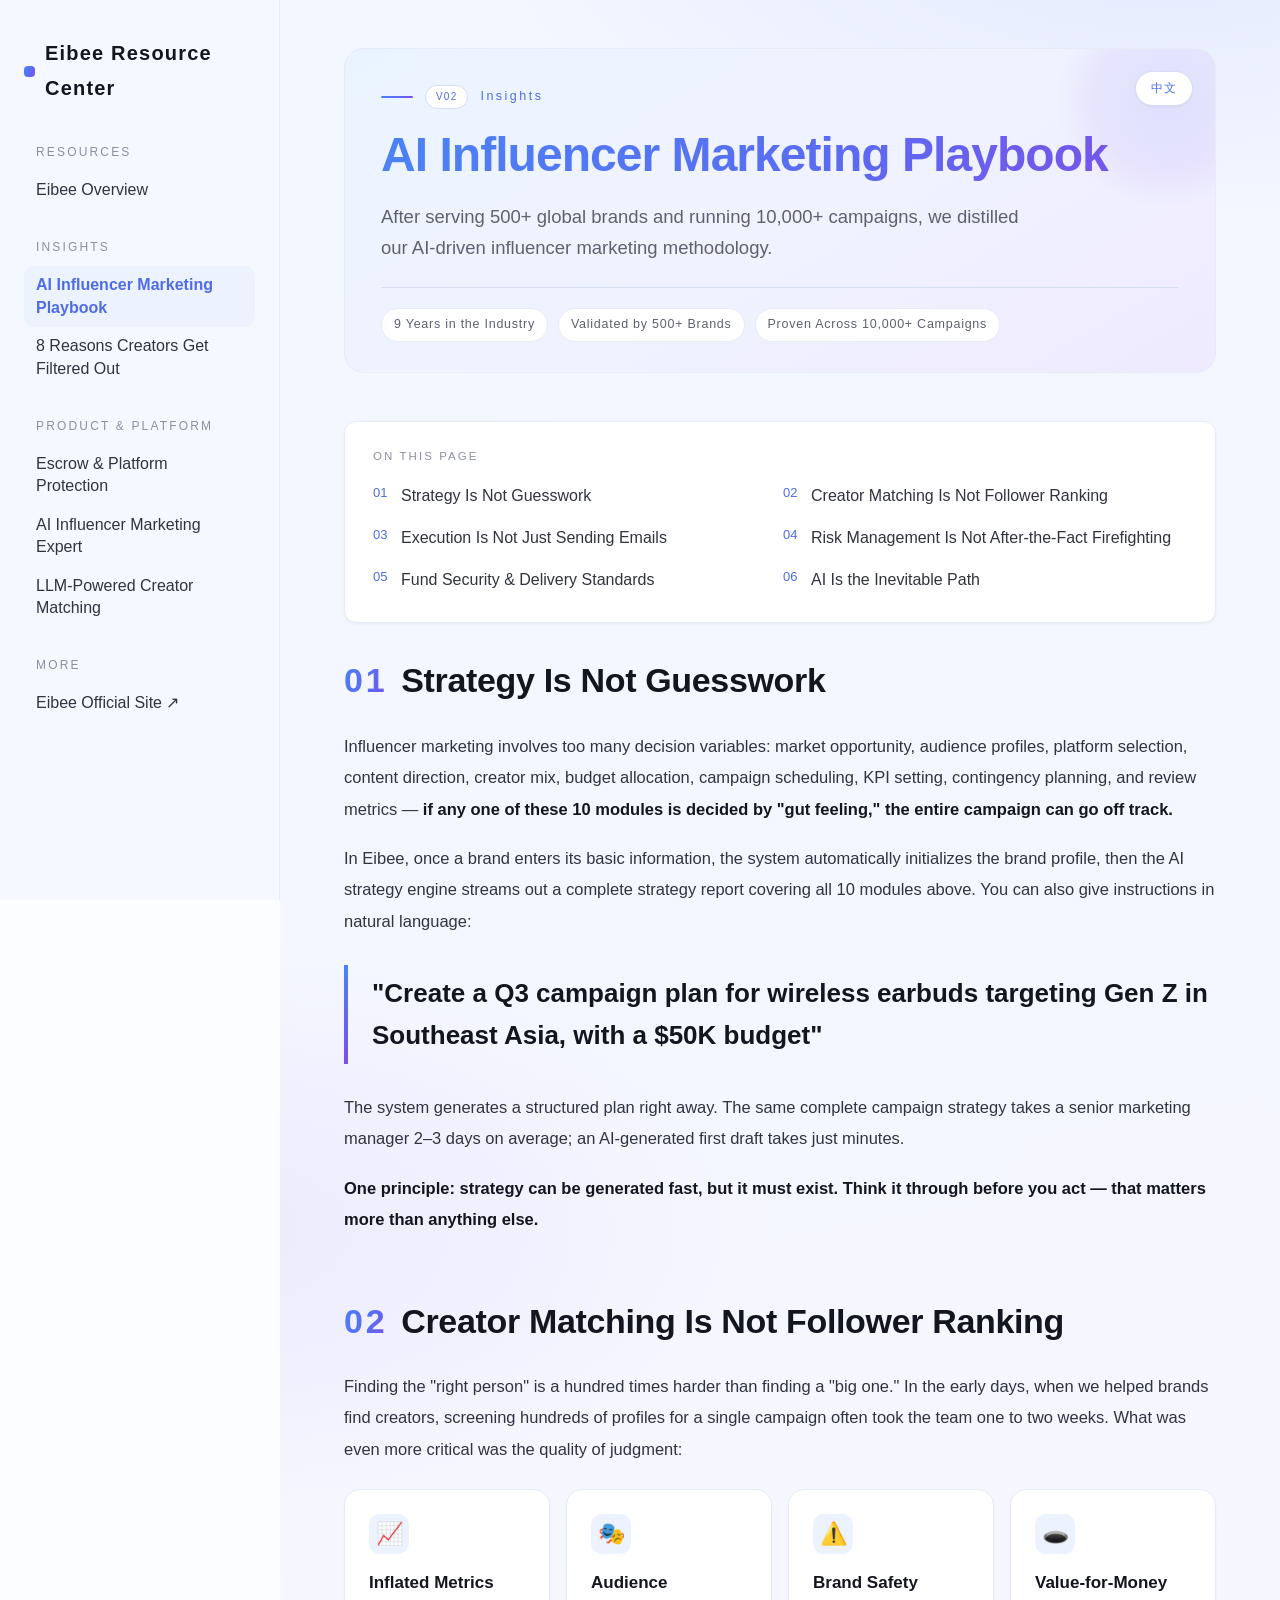
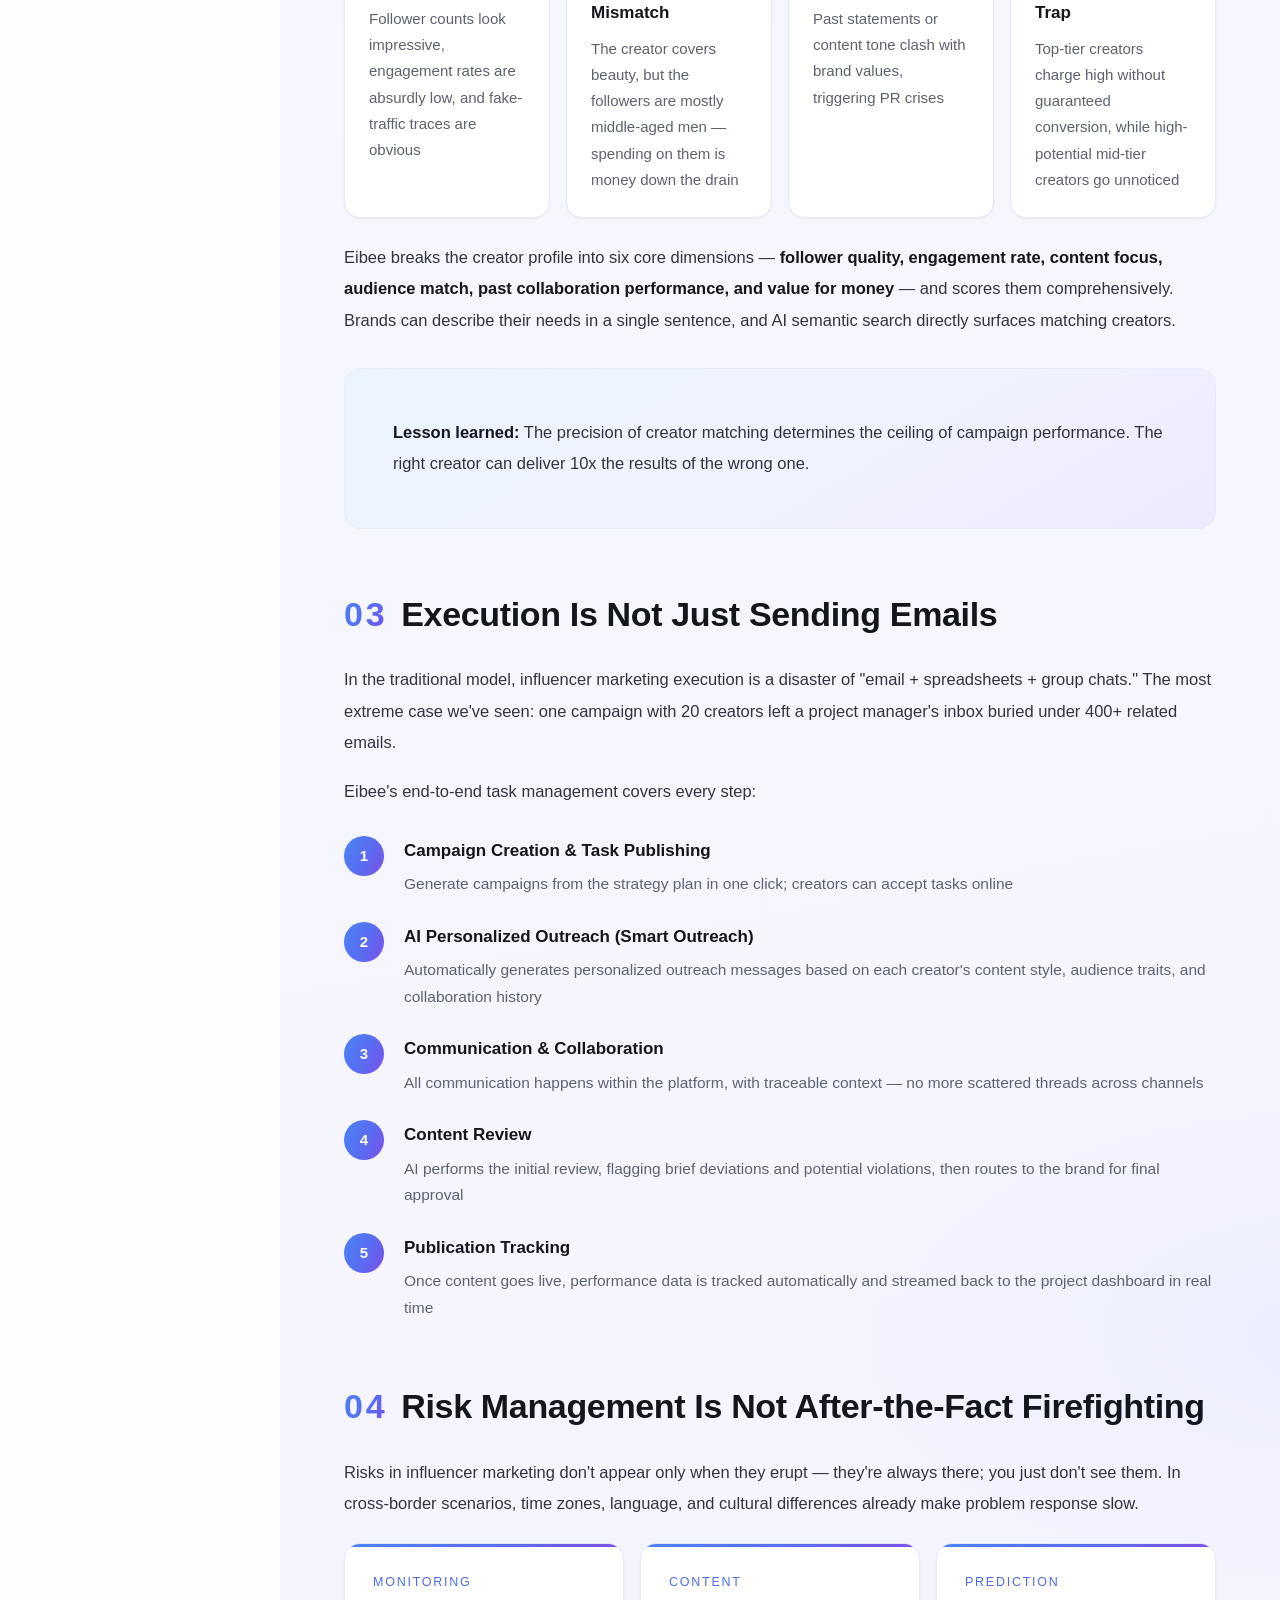
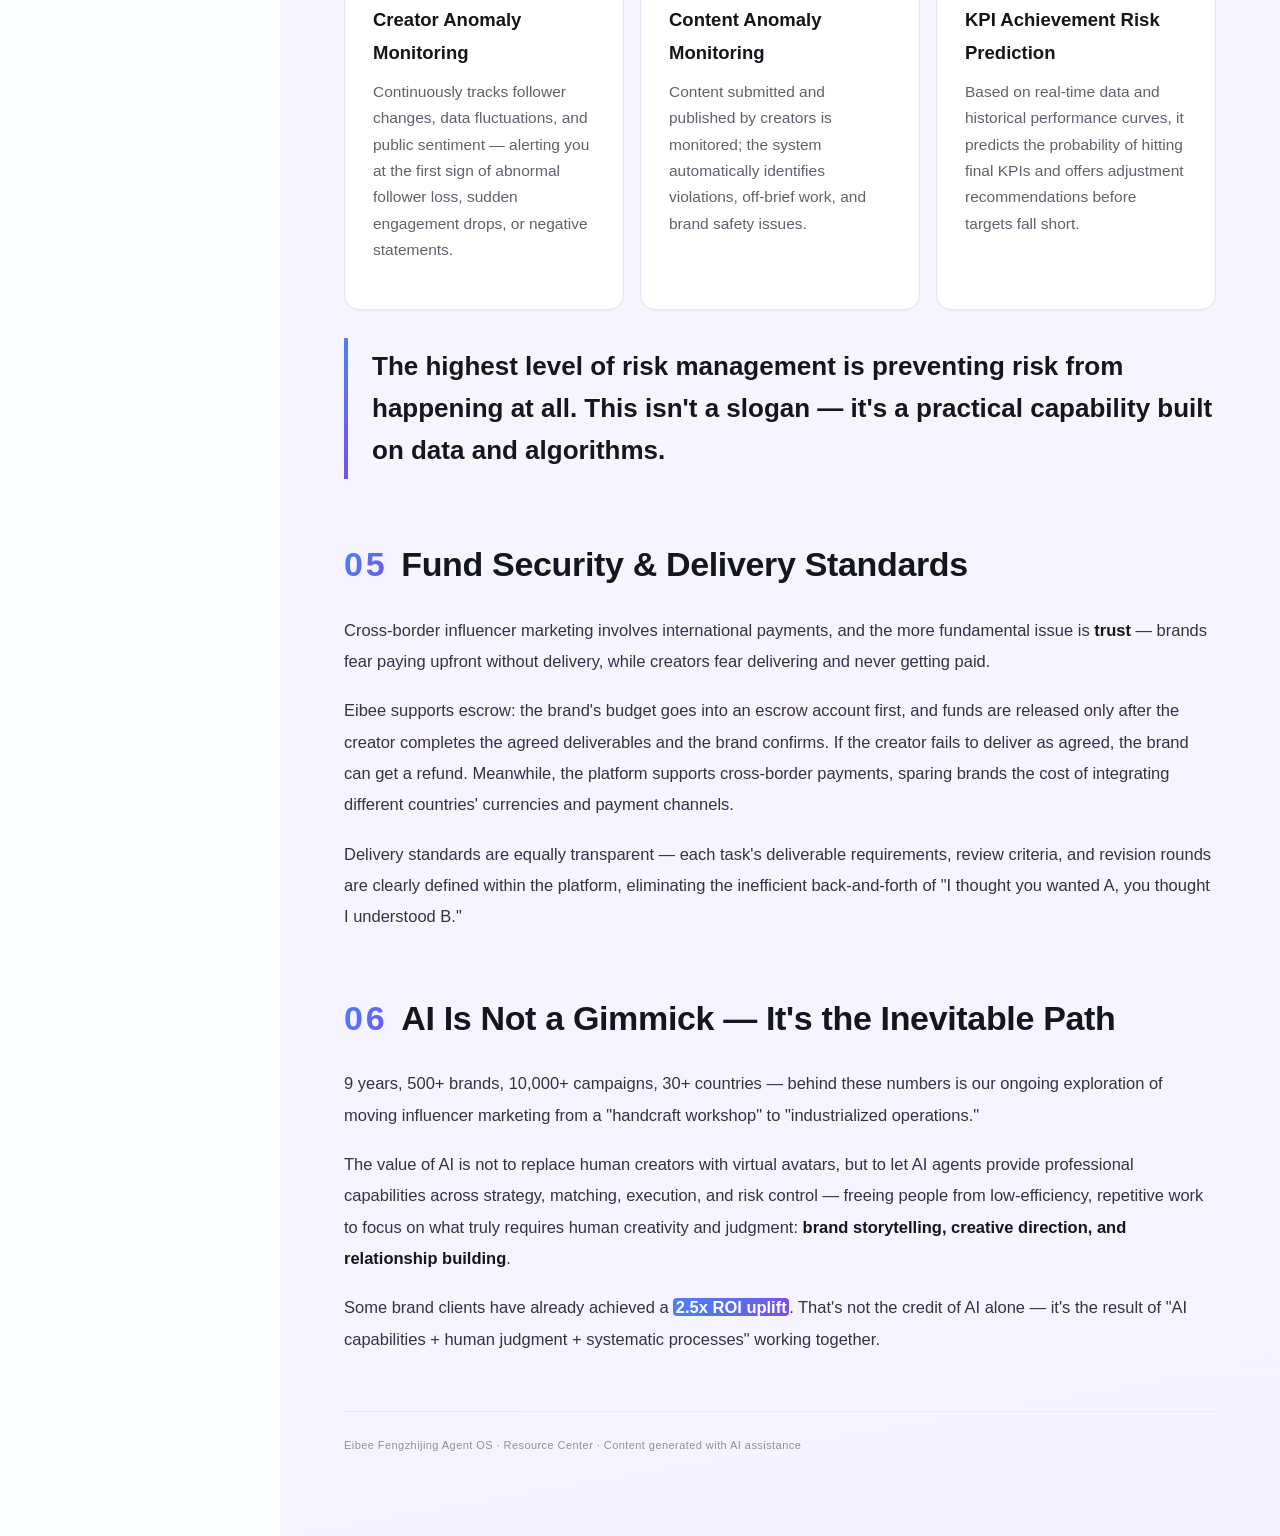
<file: methodology-en.html>
<!doctype html>
<html lang="en">
<head>
<meta charset="utf-8">
<meta name="viewport" content="width=device-width,initial-scale=1">
<title>AI Influencer Marketing Playbook · Eibee Resource Center</title>
<style>
:root{--paper:#fcfdff;--paper-2:#f5f8ff;--bg-soft:#eef4ff;--panel:#ffffff;--line:#e6ecf7;--line-strong:#d5ddf0;--ink:#14161d;--ink-2:#31343f;--ink-3:#5d6270;--grey:#8b90a0;--blue:#4b83f4;--indigo:#5468f0;--violet:#6a5cf0;--primary:#7459d9;--primary-hover:#8b73e5;--primary-active:#4b3a8c;--primary-soft:#edf2ff;--link:#4f6ce8;--grad:linear-gradient(115deg,#4b83f4 0%,#5a6cf2 55%,#7c4fe8 100%);--band:linear-gradient(150deg,#eaf4ff 0%,#f0f3ff 50%,#efeaff 100%);--shadow-sm:0 1px 2px rgba(20,22,29,.05);--shadow-md:0 8px 24px rgba(20,22,29,.07);--shadow-acc:0 8px 24px rgba(84,104,240,.14);--r-lg:16px;--r-md:12px;--title:'CreatorOS Alibaba PuHuiTi Medium','Alibaba PuHuiTi Medium','Alibaba PuHuiTi 3.0 65 Medium','PingFang SC','Microsoft YaHei',sans-serif;--mono:'CreatorOS Alibaba PuHuiTi Web','Alibaba PuHuiTi','Alibaba PuHuiTi 3.0 55 Regular','PingFang SC','Microsoft YaHei',sans-serif;--sans:'CreatorOS Alibaba PuHuiTi Web','Alibaba PuHuiTi','Alibaba PuHuiTi 3.0 55 Regular','PingFang SC','Microsoft YaHei',sans-serif;--sidebar-w:280px}*,*::before,*::after{box-sizing:border-box;margin:0;padding:0}html{scroll-behavior:smooth;-webkit-text-size-adjust:100%}body{font-family:var(--sans);background:var(--paper);color:var(--ink);line-height:1.75;font-size:16.5px;-webkit-font-smoothing:antialiased;-moz-osx-font-smoothing:grayscale}h1,h2,h3,h4,h5,h6,.sidebar-logo,.sidebar-group-title,.toc-title{font-family:var(--title)}::selection{background:#4b83f4;color:#fff}.page-wrap{display:flex;min-height:100vh}.sidebar{width:var(--sidebar-w);min-width:var(--sidebar-w);background:var(--paper-2);border-right:1px solid var(--line);padding:36px 0;position:fixed;top:0;left:0;bottom:0;overflow-y:auto;z-index:100}.sidebar-inner{padding:0 24px}.sidebar-logo{display:flex;align-items:center;gap:10px;font-family:var(--title);font-size:20px;font-weight:700;letter-spacing:.06em;color:var(--ink);text-decoration:none;margin-bottom:36px}.sidebar-logo::before{content:"";width:11px;height:11px;border-radius:4px;background:var(--grad);flex:none}.sidebar-group{margin-bottom:28px}.sidebar-group-title{font-family:var(--title);font-size:12px;letter-spacing:.18em;color:var(--grey);text-transform:uppercase;padding:0 12px;margin-bottom:8px}.sidebar-item{display:flex;align-items:center;gap:10px;padding:8px 12px;border-radius:10px;font-size:16px;color:var(--ink-2);text-decoration:none;transition:background .15s,color .15s;line-height:1.4}.sidebar-item:hover{background:var(--primary-soft);color:var(--link)}.sidebar-item.active{background:var(--primary-soft);color:var(--link);font-weight:600}.sidebar-item .si-icon{display:none}.sidebar-item.sub{padding-left:34px;font-size:16px;color:var(--ink-3)}.sidebar-item.sub.active{color:var(--link);background:var(--primary-soft)}.lang-toggle{position:absolute;top:22px;right:22px;z-index:5;padding:6px 15px;border-radius:999px;background:var(--panel);color:var(--link);border:1px solid var(--line-strong);font-family:var(--mono);font-size:12px;letter-spacing:.1em;text-decoration:none;cursor:pointer;box-shadow:var(--shadow-sm);transition:background .15s,border-color .15s,color .15s,box-shadow .15s}.lang-toggle:hover{background:var(--grad);border-color:transparent;color:#fff;box-shadow:var(--shadow-acc)}.sidebar-toggle{display:none;position:fixed;top:16px;left:16px;z-index:200;width:40px;height:40px;border-radius:10px;background:var(--panel);color:var(--ink);border:1px solid var(--line-strong);font-size:18px;cursor:pointer;align-items:center;justify-content:center;box-shadow:var(--shadow-sm)}.main{margin-left:var(--sidebar-w);flex:1;min-width:0;background:radial-gradient(1100px 480px at 88% -80px,rgba(91,124,244,.11),transparent 62%),radial-gradient(900px 460px at -80px 26%,rgba(124,79,232,.075),transparent 60%),radial-gradient(1000px 520px at 105% 62%,rgba(91,124,244,.06),transparent 58%),linear-gradient(170deg,#f3f7ff 0%,#f6f6ff 45%,#f5f3ff 100%)}.main-inner{position:relative;max-width:none;margin:0;padding:48px 64px 80px}.doc-hero{margin-bottom:48px;position:relative;background:var(--band);border:1px solid var(--line);border-radius:20px;padding:36px 36px 30px;overflow:hidden}.doc-hero::after{content:"";position:absolute;top:-60px;right:-60px;width:220px;height:220px;border-radius:50%;background:radial-gradient(circle,rgba(91,124,244,.13) 0%,rgba(124,79,232,.08) 45%,transparent 70%);pointer-events:none}.doc-eyebrow{font-family:var(--mono);font-size:12.5px;letter-spacing:.2em;color:var(--link);margin-bottom:16px;display:flex;align-items:center;gap:12px}.doc-eyebrow::before{content:"";width:32px;height:2px;border-radius:2px;background:var(--grad)}.doc-eyebrow .cat-tag{display:inline-block;padding:2px 10px;border-radius:999px;background:var(--panel);color:var(--link);border:1px solid var(--line-strong);font-size:10px;letter-spacing:.12em}.doc-title{font-size:clamp(30px,4.2vw,48px);font-weight:900;line-height:1.25;letter-spacing:-.02em;background:var(--grad);-webkit-background-clip:text;background-clip:text;-webkit-text-fill-color:transparent;color:var(--indigo);margin-bottom:16px}.doc-subtitle{font-size:18.5px;color:var(--ink-3);line-height:1.7;max-width:640px}.doc-meta{display:flex;gap:10px;flex-wrap:wrap;margin-top:24px;padding-top:20px;border-top:1px solid var(--line-strong);font-family:var(--mono);font-size:12.5px;letter-spacing:.06em;color:var(--ink-3)}.doc-meta span{display:flex;align-items:center;gap:6px;padding:5px 12px;border-radius:999px;background:var(--panel);border:1px solid var(--line)}.sec{margin-bottom:56px;scroll-margin-top:24px}.sec-head{display:flex;align-items:baseline;gap:14px;margin-bottom:20px}.sec-num{font-family:var(--mono);font-size:clamp(26px,3vw,34px);font-weight:700;background:var(--grad);-webkit-background-clip:text;background-clip:text;-webkit-text-fill-color:transparent;color:var(--indigo);letter-spacing:.08em;min-width:32px}.sec-title{font-size:clamp(26px,3vw,34px);font-weight:800;line-height:1.3;letter-spacing:-.01em;color:var(--ink)}.sec-lead{font-size:18px;color:var(--ink-3);line-height:1.8;margin-bottom:20px}.sec p{margin-bottom:18px;color:var(--ink-2);font-size:16.5px;line-height:1.9}.sec strong{color:var(--ink);font-weight:700}.hl{background:var(--grad);color:#fff;padding:0 .15em;border-radius:4px;font-weight:600}.pull{font-weight:800;font-size:clamp(20px,2.4vw,26px);line-height:1.6;border-left:4px solid transparent;border-image:linear-gradient(180deg,#4b83f4,#7c4fe8) 1;padding:8px 0 8px 24px;margin:28px 0;color:var(--ink)}.cards{display:grid;gap:16px;margin:24px 0}.cards-2{grid-template-columns:repeat(2,1fr)}.cards-3{grid-template-columns:repeat(3,1fr)}.cards-4{grid-template-columns:repeat(4,1fr)}.card{background:var(--panel);border:1px solid var(--line);border-radius:var(--r-lg);padding:24px;box-shadow:var(--shadow-sm);transition:transform .2s,box-shadow .2s,border-color .2s}.card:hover{transform:translateY(-3px);border-color:#a8b8f5;box-shadow:var(--shadow-acc)}.card-icon{width:40px;height:40px;border-radius:11px;background:var(--primary-soft);color:var(--link);display:flex;align-items:center;justify-content:center;font-size:22px;margin-bottom:14px}.card h4{font-size:17px;font-weight:700;margin-bottom:8px;color:var(--ink)}.card p{font-size:15px;color:var(--ink-3);line-height:1.75;margin:0}.feat-card{background:var(--panel);border:1px solid var(--line);border-radius:var(--r-lg);padding:28px;position:relative;overflow:hidden;box-shadow:var(--shadow-sm);transition:transform .2s,box-shadow .2s,border-color .2s}.feat-card:hover{transform:translateY(-3px);border-color:#a8b8f5;box-shadow:var(--shadow-acc)}.feat-card::before{content:"";position:absolute;top:0;left:0;right:0;height:3px;background:var(--grad)}.feat-card .fc-num{font-family:var(--mono);font-size:12.5px;letter-spacing:.14em;color:var(--link);margin-bottom:10px}.feat-card h4{font-size:18.5px;font-weight:700;margin-bottom:10px;color:var(--ink)}.feat-card p{font-size:15.5px;color:var(--ink-3);line-height:1.7}.feat-card ul{margin:12px 0 0;padding:0;list-style:none}.feat-card ul li{font-size:15px;color:var(--ink-3);padding:4px 0;padding-left:18px;position:relative;line-height:1.6}.feat-card ul li::before{content:"";position:absolute;left:0;top:12px;width:6px;height:6px;border-radius:50%;background:var(--grad)}.acc-band{background:var(--band);border:1px solid var(--line);border-radius:18px;padding:clamp(28px,4vw,48px);margin:32px 0}.acc-band .sec-title{color:var(--ink)}.stats-row{display:grid;gap:16px;margin:28px 0}.stats-4{grid-template-columns:repeat(4,1fr)}.stats-3{grid-template-columns:repeat(3,1fr)}.stat{text-align:center;padding:26px 16px;background:var(--panel);border:1px solid var(--line);border-radius:var(--r-lg);box-shadow:var(--shadow-sm);transition:border-color .2s,box-shadow .2s,transform .2s}.stat:hover{border-color:#a8b8f5;box-shadow:var(--shadow-acc);transform:translateY(-3px)}.stat .num{font-size:clamp(32px,3.8vw,50px);font-weight:900;background:var(--grad);-webkit-background-clip:text;background-clip:text;-webkit-text-fill-color:transparent;color:var(--indigo);line-height:1;font-variant-numeric:tabular-nums}.stat .label{font-family:var(--mono);font-size:12.5px;letter-spacing:.1em;color:var(--grey);margin-top:10px}.table-wrap{overflow-x:auto;margin:24px 0}table{width:100%;border-collapse:collapse;font-size:15.5px}th{text-align:left;padding:14px 16px;font-family:var(--mono);font-size:12.5px;letter-spacing:.1em;color:var(--link);border-bottom:2px solid transparent;border-image:linear-gradient(90deg,#4b83f4,#7c4fe8) 1;text-transform:uppercase}td{padding:16px 18px;border-bottom:1px solid var(--line);color:var(--ink-2)}tr:hover td{background:var(--paper-2)}.steps{margin:28px 0;position:relative}.step{display:flex;gap:20px;margin-bottom:24px;position:relative}.step:last-child{margin-bottom:0}.step-marker{width:40px;height:40px;flex:none;border-radius:50%;background:var(--grad);color:#fff;display:flex;align-items:center;justify-content:center;font-family:var(--mono);font-weight:700;font-size:15px}.step-body h4{font-size:17px;font-weight:700;margin-bottom:6px;color:var(--ink)}.step-body p{font-size:15.5px;color:var(--ink-3);margin:0;line-height:1.7}.doc-footer{margin-top:48px;padding-top:24px;border-top:1px solid var(--line);font-family:var(--mono);font-size:11px;letter-spacing:.04em;color:var(--grey);line-height:1.8}.toc{background:var(--panel);border:1px solid var(--line);border-radius:var(--r-md);padding:24px 28px;margin:28px 0;box-shadow:var(--shadow-sm)}.toc-title{font-family:var(--title);font-size:11.5px;letter-spacing:.18em;color:var(--grey);text-transform:uppercase;margin-bottom:12px}.toc-list{list-style:none;display:grid;grid-template-columns:repeat(2,1fr);gap:6px}.toc-list a{color:var(--ink-2);text-decoration:none;font-size:16px;padding:4px 0;display:flex;gap:8px;transition:color .15s}.toc-list a:hover{color:var(--link)}.toc-list a .tn{font-family:var(--mono);font-size:13px;color:var(--link);min-width:20px}@media(max-width:900px){.sidebar{transform:translateX(-100%);transition:transform .25s;box-shadow:8px 0 40px rgba(20,22,29,.18)}.sidebar.open{transform:translateX(0)}.sidebar-toggle{display:flex}.main{margin-left:0}.main-inner{padding:32px 20px 60px}.lang-toggle{top:14px;right:14px}.doc-hero{padding:26px 22px 24px}.cards-2,.cards-3,.cards-4{grid-template-columns:1fr}.stats-4,.stats-3{grid-template-columns:repeat(2,1fr)}.toc-list{grid-template-columns:1fr}}@media(max-width:560px){.stats-4,.stats-3{grid-template-columns:1fr}}@media print{.sidebar,.sidebar-toggle,.lang-toggle{display:none!important}.main{margin-left:0}.main-inner{max-width:100%;padding:0}.sec{break-inside:avoid}.card,.feat-card,.stat,.acc-band,.doc-hero{break-inside:avoid;box-shadow:none}.doc-title,.sec-num,.stat .num{-webkit-text-fill-color:currentColor;color:var(--indigo)}}
</style>
</head>
<body>
<div class="page-wrap">
<aside class="sidebar" id="sidebar">
  <div class="sidebar-inner">
    <a class="sidebar-logo" href="index.html?sharecode=LYEO55FTEU">Eibee Resource Center</a>
    <div class="sidebar-group">
  <div class="sidebar-group-title">RESOURCES</div>
  <a class="sidebar-item" href="index-en.html?sharecode=LYEO55FTEU"><span class="si-icon">›</span>Eibee Overview</a>
</div><div class="sidebar-group">
  <div class="sidebar-group-title">INSIGHTS</div>
  <a class="sidebar-item active" href="methodology-en.html?sharecode=LYEO55FTEU"><span class="si-icon">›</span>AI Influencer Marketing Playbook</a><a class="sidebar-item" href="8-mistakes-en.html?sharecode=LYEO55FTEU"><span class="si-icon">›</span>8 Reasons Creators Get Filtered Out</a>
</div><div class="sidebar-group">
  <div class="sidebar-group-title">PRODUCT &amp; PLATFORM</div>
  <a class="sidebar-item" href="fund-escrow-en.html?sharecode=LYEO55FTEU"><span class="si-icon">›</span>Escrow &amp; Platform Protection</a><a class="sidebar-item" href="ai-expert-en.html?sharecode=LYEO55FTEU"><span class="si-icon">›</span>AI Influencer Marketing Expert</a><a class="sidebar-item" href="llm-matching-en.html?sharecode=LYEO55FTEU"><span class="si-icon">›</span>LLM-Powered Creator Matching</a>
</div>
<div class="sidebar-group">
  <div class="sidebar-group-title">MORE</div>
  <a class="sidebar-item" href="https://www.eibee.ai" target="_blank" rel="noopener"><span class="si-icon">›</span>Eibee Official Site ↗</a>
</div>
  </div>
</aside>
<button class="sidebar-toggle" id="sidebarToggle">☰</button>
<main class="main"><div class="main-inner">
<div class="doc-hero"><a class="lang-toggle" href="methodology.html?sharecode=LYEO55FTEU">中文</a>
  <div class="doc-eyebrow"><span class="cat-tag">V02</span> Insights</div>
  <h1 class="doc-title">AI Influencer Marketing Playbook</h1>
  <p class="doc-subtitle">After serving 500+ global brands and running 10,000+ campaigns, we distilled our AI-driven influencer marketing methodology.</p>
  <div class="doc-meta"><span>9 Years in the Industry</span><span>Validated by 500+ Brands</span><span>Proven Across 10,000+ Campaigns</span></div>
</div>
<div class="toc"><div class="toc-title">On This Page</div><div class="toc-list"><a href="#s1"><span class="tn">01</span>Strategy Is Not Guesswork</a><a href="#s2"><span class="tn">02</span>Creator Matching Is Not Follower Ranking</a><a href="#s3"><span class="tn">03</span>Execution Is Not Just Sending Emails</a><a href="#s4"><span class="tn">04</span>Risk Management Is Not After-the-Fact Firefighting</a><a href="#s5"><span class="tn">05</span>Fund Security &amp; Delivery Standards</a><a href="#s6"><span class="tn">06</span>AI Is the Inevitable Path</a></div></div>

<section class="sec" id="s1">
  <div class="sec-head"><span class="sec-num">01</span><h2 class="sec-title">Strategy Is Not Guesswork</h2></div>
  <p>Influencer marketing involves too many decision variables: market opportunity, audience profiles, platform selection, content direction, creator mix, budget allocation, campaign scheduling, KPI setting, contingency planning, and review metrics — <strong>if any one of these 10 modules is decided by "gut feeling," the entire campaign can go off track.</strong></p>
  <p>In Eibee, once a brand enters its basic information, the system automatically initializes the brand profile, then the AI strategy engine streams out a complete strategy report covering all 10 modules above. You can also give instructions in natural language:</p>
  <div class="pull">"Create a Q3 campaign plan for wireless earbuds targeting Gen Z in Southeast Asia, with a $50K budget"</div>
  <p>The system generates a structured plan right away. The same complete campaign strategy takes a senior marketing manager 2–3 days on average; an AI-generated first draft takes just minutes.</p>
  <p><strong>One principle: strategy can be generated fast, but it must exist. Think it through before you act — that matters more than anything else.</strong></p>
</section>

<section class="sec" id="s2">
  <div class="sec-head"><span class="sec-num">02</span><h2 class="sec-title">Creator Matching Is Not Follower Ranking</h2></div>
  <p>Finding the "right person" is a hundred times harder than finding a "big one." In the early days, when we helped brands find creators, screening hundreds of profiles for a single campaign often took the team one to two weeks. What was even more critical was the quality of judgment:</p>
  <div class="cards cards-4">
    <div class="card"><div class="card-icon">📈</div><h4>Inflated Metrics</h4><p>Follower counts look impressive, engagement rates are absurdly low, and fake-traffic traces are obvious</p></div>
    <div class="card"><div class="card-icon">🎭</div><h4>Audience Mismatch</h4><p>The creator covers beauty, but the followers are mostly middle-aged men — spending on them is money down the drain</p></div>
    <div class="card"><div class="card-icon">⚠️</div><h4>Brand Safety</h4><p>Past statements or content tone clash with brand values, triggering PR crises</p></div>
    <div class="card"><div class="card-icon">🕳️</div><h4>Value-for-Money Trap</h4><p>Top-tier creators charge high without guaranteed conversion, while high-potential mid-tier creators go unnoticed</p></div>
  </div>
  <p>Eibee breaks the creator profile into six core dimensions — <strong>follower quality, engagement rate, content focus, audience match, past collaboration performance, and value for money</strong> — and scores them comprehensively. Brands can describe their needs in a single sentence, and AI semantic search directly surfaces matching creators.</p>
  <div class="acc-band">
    <p style="margin:0"><strong>Lesson learned:</strong> The precision of creator matching determines the ceiling of campaign performance. The right creator can deliver 10x the results of the wrong one.</p>
  </div>
</section>

<section class="sec" id="s3">
  <div class="sec-head"><span class="sec-num">03</span><h2 class="sec-title">Execution Is Not Just Sending Emails</h2></div>
  <p>In the traditional model, influencer marketing execution is a disaster of "email + spreadsheets + group chats." The most extreme case we've seen: one campaign with 20 creators left a project manager's inbox buried under 400+ related emails.</p>
  <p>Eibee's end-to-end task management covers every step:</p>
  <div class="steps">
    <div class="step"><div class="step-marker">1</div><div class="step-body"><h4>Campaign Creation &amp; Task Publishing</h4><p>Generate campaigns from the strategy plan in one click; creators can accept tasks online</p></div></div>
    <div class="step"><div class="step-marker">2</div><div class="step-body"><h4>AI Personalized Outreach (Smart Outreach)</h4><p>Automatically generates personalized outreach messages based on each creator's content style, audience traits, and collaboration history</p></div></div>
    <div class="step"><div class="step-marker">3</div><div class="step-body"><h4>Communication &amp; Collaboration</h4><p>All communication happens within the platform, with traceable context — no more scattered threads across channels</p></div></div>
    <div class="step"><div class="step-marker">4</div><div class="step-body"><h4>Content Review</h4><p>AI performs the initial review, flagging brief deviations and potential violations, then routes to the brand for final approval</p></div></div>
    <div class="step"><div class="step-marker">5</div><div class="step-body"><h4>Publication Tracking</h4><p>Once content goes live, performance data is tracked automatically and streamed back to the project dashboard in real time</p></div></div>
  </div>
</section>

<section class="sec" id="s4">
  <div class="sec-head"><span class="sec-num">04</span><h2 class="sec-title">Risk Management Is Not After-the-Fact Firefighting</h2></div>
  <p>Risks in influencer marketing don't appear only when they erupt — they're always there; you just don't see them. In cross-border scenarios, time zones, language, and cultural differences already make problem response slow.</p>
  <div class="cards cards-3">
    <div class="feat-card"><div class="fc-num">MONITORING</div><h4>Creator Anomaly Monitoring</h4><p>Continuously tracks follower changes, data fluctuations, and public sentiment — alerting you at the first sign of abnormal follower loss, sudden engagement drops, or negative statements.</p></div>
    <div class="feat-card"><div class="fc-num">CONTENT</div><h4>Content Anomaly Monitoring</h4><p>Content submitted and published by creators is monitored; the system automatically identifies violations, off-brief work, and brand safety issues.</p></div>
    <div class="feat-card"><div class="fc-num">PREDICTION</div><h4>KPI Achievement Risk Prediction</h4><p>Based on real-time data and historical performance curves, it predicts the probability of hitting final KPIs and offers adjustment recommendations before targets fall short.</p></div>
  </div>
  <div class="pull">The highest level of risk management is preventing risk from happening at all. This isn't a slogan — it's a practical capability built on data and algorithms.</div>
</section>

<section class="sec" id="s5">
  <div class="sec-head"><span class="sec-num">05</span><h2 class="sec-title">Fund Security &amp; Delivery Standards</h2></div>
  <p>Cross-border influencer marketing involves international payments, and the more fundamental issue is <strong>trust</strong> — brands fear paying upfront without delivery, while creators fear delivering and never getting paid.</p>
  <p>Eibee supports escrow: the brand's budget goes into an escrow account first, and funds are released only after the creator completes the agreed deliverables and the brand confirms. If the creator fails to deliver as agreed, the brand can get a refund. Meanwhile, the platform supports cross-border payments, sparing brands the cost of integrating different countries' currencies and payment channels.</p>
  <p>Delivery standards are equally transparent — each task's deliverable requirements, review criteria, and revision rounds are clearly defined within the platform, eliminating the inefficient back-and-forth of "I thought you wanted A, you thought I understood B."</p>
</section>

<section class="sec" id="s6">
  <div class="sec-head"><span class="sec-num" style="color:var(--acc)">06</span><h2 class="sec-title">AI Is Not a Gimmick — It's the Inevitable Path</h2></div>
  <p>9 years, 500+ brands, 10,000+ campaigns, 30+ countries — behind these numbers is our ongoing exploration of moving influencer marketing from a "handcraft workshop" to "industrialized operations."</p>
  <p>The value of AI is not to replace human creators with virtual avatars, but to let AI agents provide professional capabilities across strategy, matching, execution, and risk control — freeing people from low-efficiency, repetitive work to focus on what truly requires human creativity and judgment: <strong>brand storytelling, creative direction, and relationship building</strong>.</p>
  <p>Some brand clients have already achieved a <span class="hl">2.5x ROI uplift</span>. That's not the credit of AI alone — it's the result of "AI capabilities + human judgment + systematic processes" working together.</p>
</section> 
<div class="doc-footer">
  Eibee Fengzhijing Agent OS · Resource Center · Content generated with AI assistance
</div>
</div></main>
</div>
<script>
document.getElementById('sidebarToggle').addEventListener('click',function(){
  document.getElementById('sidebar').classList.toggle('open');
});
document.addEventListener('click',function(e){
  if(!e.target.closest('.sidebar')&&!e.target.closest('.sidebar-toggle')){
    document.getElementById('sidebar').classList.remove('open');
  }
});
</script>
</body>
</html>
</file>
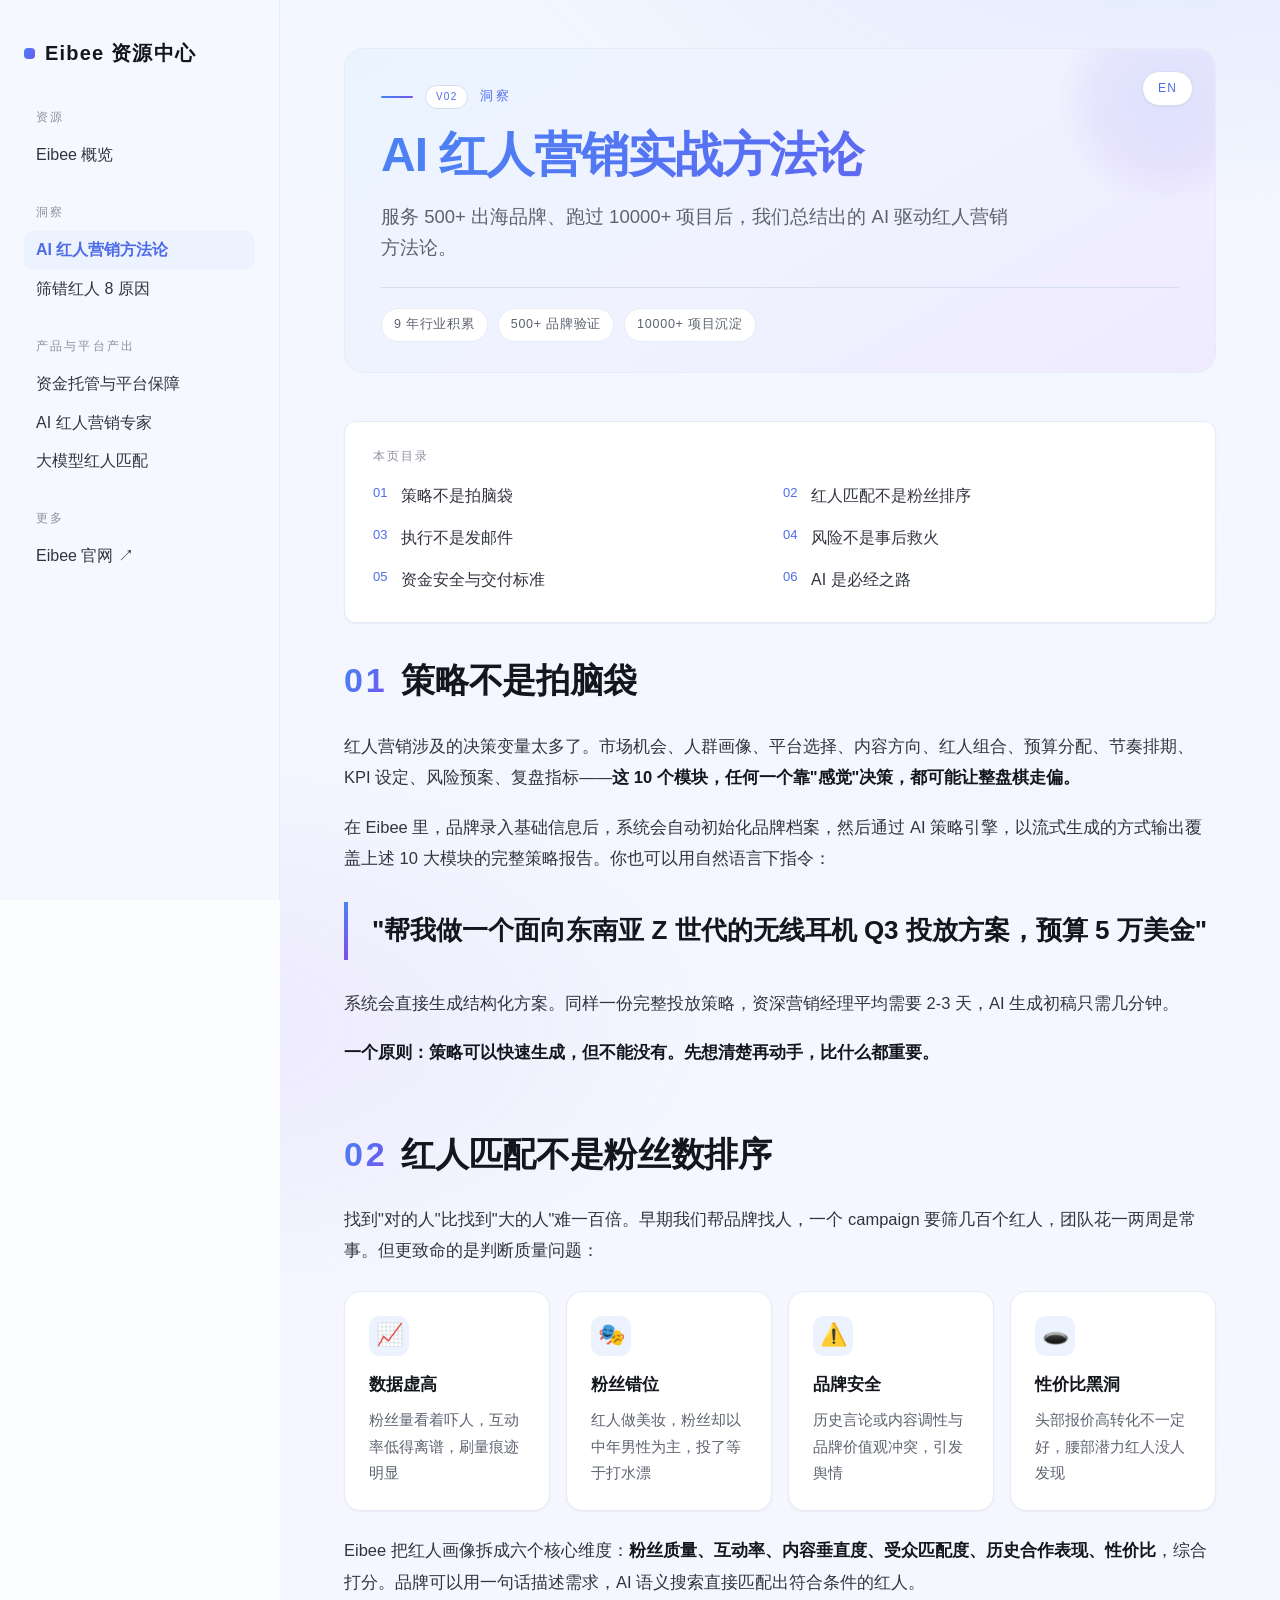
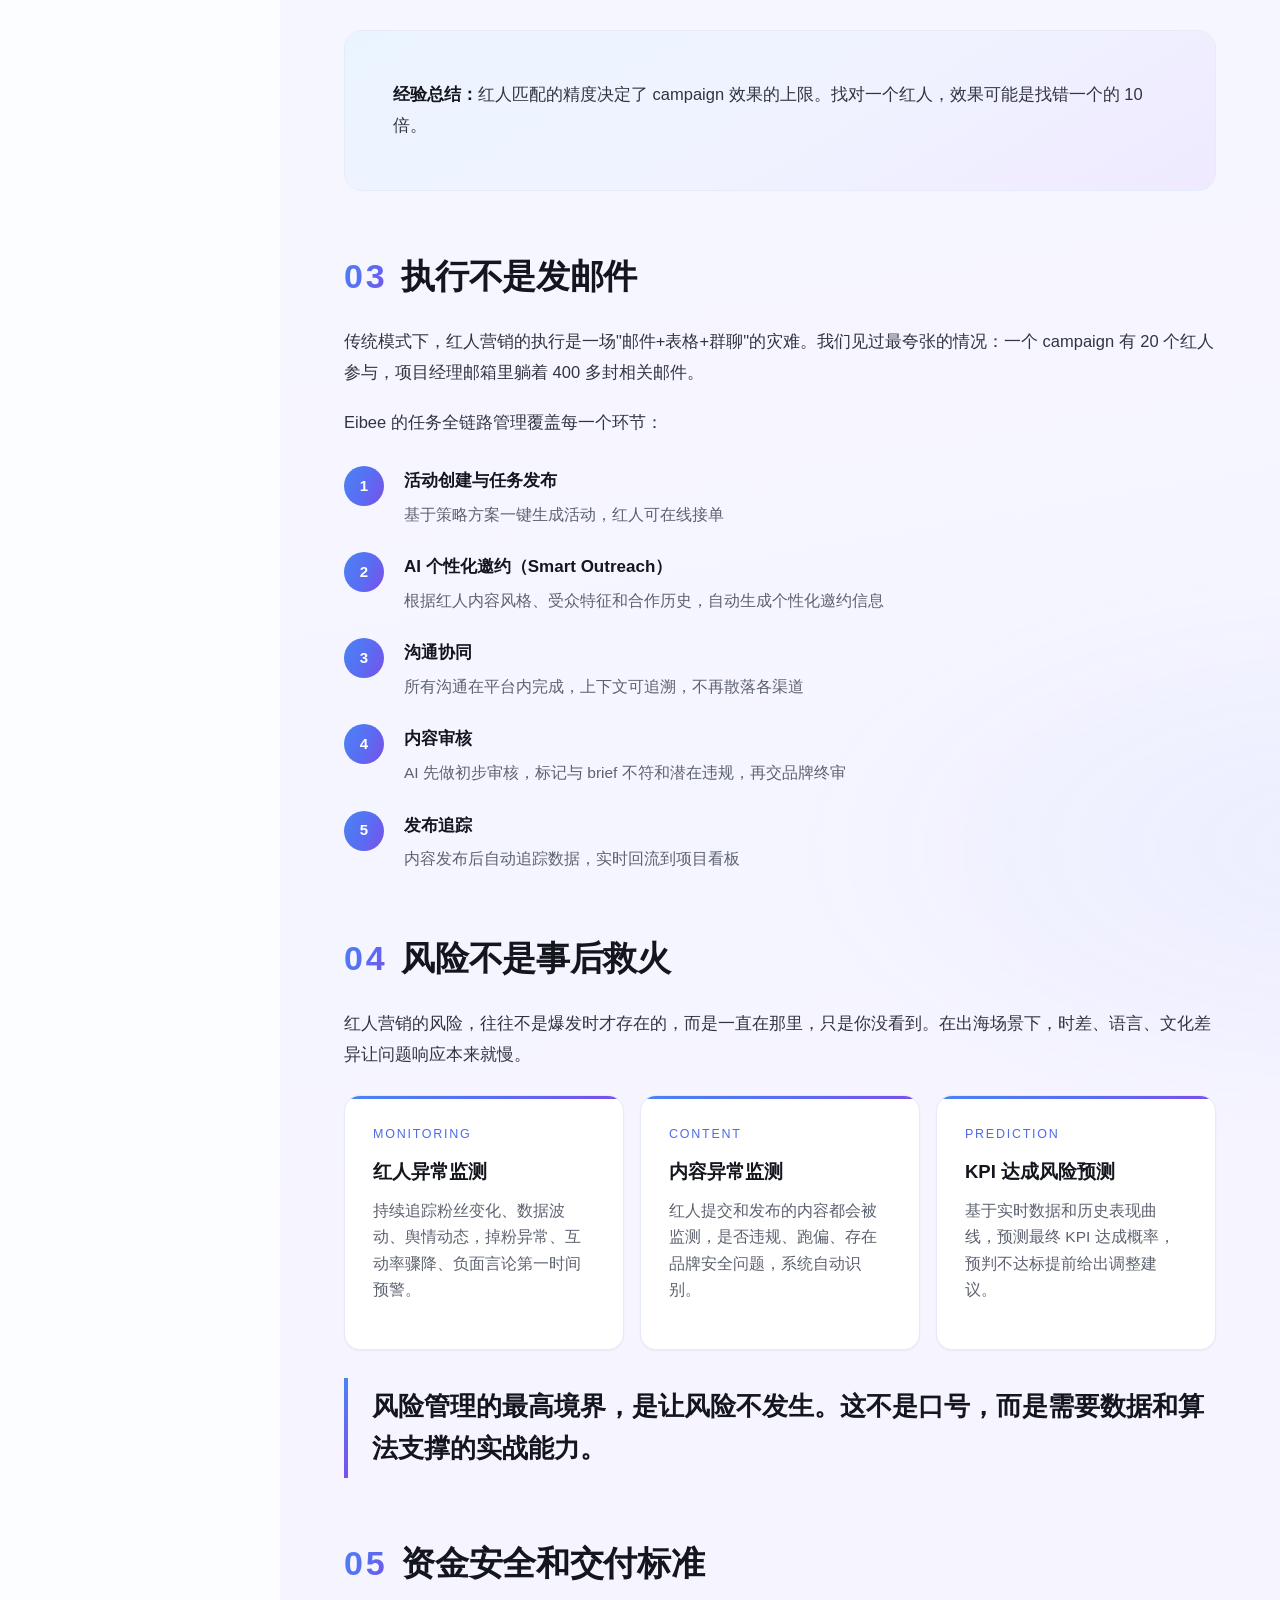
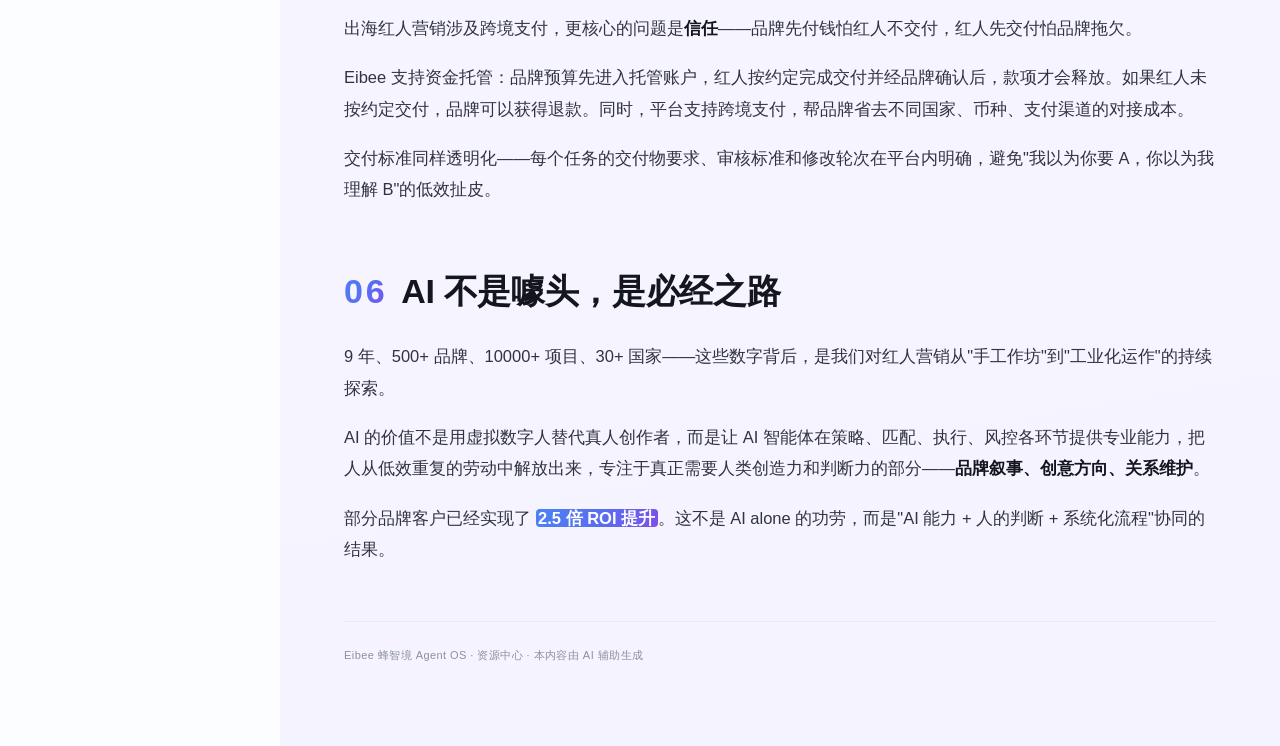
<file: methodology.html>
<!doctype html>
<html lang="zh-CN">
<head>
<meta charset="utf-8">
<meta name="viewport" content="width=device-width,initial-scale=1">
<title>AI 红人营销实战方法论 · Eibee 资源中心</title>
<style>
:root{--paper:#fcfdff;--paper-2:#f5f8ff;--bg-soft:#eef4ff;--panel:#ffffff;--line:#e6ecf7;--line-strong:#d5ddf0;--ink:#14161d;--ink-2:#31343f;--ink-3:#5d6270;--grey:#8b90a0;--blue:#4b83f4;--indigo:#5468f0;--violet:#6a5cf0;--primary:#7459d9;--primary-hover:#8b73e5;--primary-active:#4b3a8c;--primary-soft:#edf2ff;--link:#4f6ce8;--grad:linear-gradient(115deg,#4b83f4 0%,#5a6cf2 55%,#7c4fe8 100%);--band:linear-gradient(150deg,#eaf4ff 0%,#f0f3ff 50%,#efeaff 100%);--shadow-sm:0 1px 2px rgba(20,22,29,.05);--shadow-md:0 8px 24px rgba(20,22,29,.07);--shadow-acc:0 8px 24px rgba(84,104,240,.14);--r-lg:16px;--r-md:12px;--title:'CreatorOS Alibaba PuHuiTi Medium','Alibaba PuHuiTi Medium','Alibaba PuHuiTi 3.0 65 Medium','PingFang SC','Microsoft YaHei',sans-serif;--mono:'CreatorOS Alibaba PuHuiTi Web','Alibaba PuHuiTi','Alibaba PuHuiTi 3.0 55 Regular','PingFang SC','Microsoft YaHei',sans-serif;--sans:'CreatorOS Alibaba PuHuiTi Web','Alibaba PuHuiTi','Alibaba PuHuiTi 3.0 55 Regular','PingFang SC','Microsoft YaHei',sans-serif;--sidebar-w:280px}*,*::before,*::after{box-sizing:border-box;margin:0;padding:0}html{scroll-behavior:smooth;-webkit-text-size-adjust:100%}body{font-family:var(--sans);background:var(--paper);color:var(--ink);line-height:1.75;font-size:16.5px;-webkit-font-smoothing:antialiased;-moz-osx-font-smoothing:grayscale}h1,h2,h3,h4,h5,h6,.sidebar-logo,.sidebar-group-title,.toc-title{font-family:var(--title)}::selection{background:#4b83f4;color:#fff}.page-wrap{display:flex;min-height:100vh}.sidebar{width:var(--sidebar-w);min-width:var(--sidebar-w);background:var(--paper-2);border-right:1px solid var(--line);padding:36px 0;position:fixed;top:0;left:0;bottom:0;overflow-y:auto;z-index:100}.sidebar-inner{padding:0 24px}.sidebar-logo{display:flex;align-items:center;gap:10px;font-family:var(--title);font-size:20px;font-weight:700;letter-spacing:.06em;color:var(--ink);text-decoration:none;margin-bottom:36px}.sidebar-logo::before{content:"";width:11px;height:11px;border-radius:4px;background:var(--grad);flex:none}.sidebar-group{margin-bottom:28px}.sidebar-group-title{font-family:var(--title);font-size:12px;letter-spacing:.18em;color:var(--grey);text-transform:uppercase;padding:0 12px;margin-bottom:8px}.sidebar-item{display:flex;align-items:center;gap:10px;padding:8px 12px;border-radius:10px;font-size:16px;color:var(--ink-2);text-decoration:none;transition:background .15s,color .15s;line-height:1.4}.sidebar-item:hover{background:var(--primary-soft);color:var(--link)}.sidebar-item.active{background:var(--primary-soft);color:var(--link);font-weight:600}.sidebar-item .si-icon{display:none}.sidebar-item.sub{padding-left:34px;font-size:16px;color:var(--ink-3)}.sidebar-item.sub.active{color:var(--link);background:var(--primary-soft)}.lang-toggle{position:absolute;top:22px;right:22px;z-index:5;padding:6px 15px;border-radius:999px;background:var(--panel);color:var(--link);border:1px solid var(--line-strong);font-family:var(--mono);font-size:12px;letter-spacing:.1em;text-decoration:none;cursor:pointer;box-shadow:var(--shadow-sm);transition:background .15s,border-color .15s,color .15s,box-shadow .15s}.lang-toggle:hover{background:var(--grad);border-color:transparent;color:#fff;box-shadow:var(--shadow-acc)}.sidebar-toggle{display:none;position:fixed;top:16px;left:16px;z-index:200;width:40px;height:40px;border-radius:10px;background:var(--panel);color:var(--ink);border:1px solid var(--line-strong);font-size:18px;cursor:pointer;align-items:center;justify-content:center;box-shadow:var(--shadow-sm)}.main{margin-left:var(--sidebar-w);flex:1;min-width:0;background:radial-gradient(1100px 480px at 88% -80px,rgba(91,124,244,.11),transparent 62%),radial-gradient(900px 460px at -80px 26%,rgba(124,79,232,.075),transparent 60%),radial-gradient(1000px 520px at 105% 62%,rgba(91,124,244,.06),transparent 58%),linear-gradient(170deg,#f3f7ff 0%,#f6f6ff 45%,#f5f3ff 100%)}.main-inner{position:relative;max-width:none;margin:0;padding:48px 64px 80px}.doc-hero{margin-bottom:48px;position:relative;background:var(--band);border:1px solid var(--line);border-radius:20px;padding:36px 36px 30px;overflow:hidden}.doc-hero::after{content:"";position:absolute;top:-60px;right:-60px;width:220px;height:220px;border-radius:50%;background:radial-gradient(circle,rgba(91,124,244,.13) 0%,rgba(124,79,232,.08) 45%,transparent 70%);pointer-events:none}.doc-eyebrow{font-family:var(--mono);font-size:12.5px;letter-spacing:.2em;color:var(--link);margin-bottom:16px;display:flex;align-items:center;gap:12px}.doc-eyebrow::before{content:"";width:32px;height:2px;border-radius:2px;background:var(--grad)}.doc-eyebrow .cat-tag{display:inline-block;padding:2px 10px;border-radius:999px;background:var(--panel);color:var(--link);border:1px solid var(--line-strong);font-size:10px;letter-spacing:.12em}.doc-title{font-size:clamp(30px,4.2vw,48px);font-weight:900;line-height:1.25;letter-spacing:-.02em;background:var(--grad);-webkit-background-clip:text;background-clip:text;-webkit-text-fill-color:transparent;color:var(--indigo);margin-bottom:16px}.doc-subtitle{font-size:18.5px;color:var(--ink-3);line-height:1.7;max-width:640px}.doc-meta{display:flex;gap:10px;flex-wrap:wrap;margin-top:24px;padding-top:20px;border-top:1px solid var(--line-strong);font-family:var(--mono);font-size:12.5px;letter-spacing:.06em;color:var(--ink-3)}.doc-meta span{display:flex;align-items:center;gap:6px;padding:5px 12px;border-radius:999px;background:var(--panel);border:1px solid var(--line)}.sec{margin-bottom:56px;scroll-margin-top:24px}.sec-head{display:flex;align-items:baseline;gap:14px;margin-bottom:20px}.sec-num{font-family:var(--mono);font-size:clamp(26px,3vw,34px);font-weight:700;background:var(--grad);-webkit-background-clip:text;background-clip:text;-webkit-text-fill-color:transparent;color:var(--indigo);letter-spacing:.08em;min-width:32px}.sec-title{font-size:clamp(26px,3vw,34px);font-weight:800;line-height:1.3;letter-spacing:-.01em;color:var(--ink)}.sec-lead{font-size:18px;color:var(--ink-3);line-height:1.8;margin-bottom:20px}.sec p{margin-bottom:18px;color:var(--ink-2);font-size:16.5px;line-height:1.9}.sec strong{color:var(--ink);font-weight:700}.hl{background:var(--grad);color:#fff;padding:0 .15em;border-radius:4px;font-weight:600}.pull{font-weight:800;font-size:clamp(20px,2.4vw,26px);line-height:1.6;border-left:4px solid transparent;border-image:linear-gradient(180deg,#4b83f4,#7c4fe8) 1;padding:8px 0 8px 24px;margin:28px 0;color:var(--ink)}.cards{display:grid;gap:16px;margin:24px 0}.cards-2{grid-template-columns:repeat(2,1fr)}.cards-3{grid-template-columns:repeat(3,1fr)}.cards-4{grid-template-columns:repeat(4,1fr)}.card{background:var(--panel);border:1px solid var(--line);border-radius:var(--r-lg);padding:24px;box-shadow:var(--shadow-sm);transition:transform .2s,box-shadow .2s,border-color .2s}.card:hover{transform:translateY(-3px);border-color:#a8b8f5;box-shadow:var(--shadow-acc)}.card-icon{width:40px;height:40px;border-radius:11px;background:var(--primary-soft);color:var(--link);display:flex;align-items:center;justify-content:center;font-size:22px;margin-bottom:14px}.card h4{font-size:17px;font-weight:700;margin-bottom:8px;color:var(--ink)}.card p{font-size:15px;color:var(--ink-3);line-height:1.75;margin:0}.feat-card{background:var(--panel);border:1px solid var(--line);border-radius:var(--r-lg);padding:28px;position:relative;overflow:hidden;box-shadow:var(--shadow-sm);transition:transform .2s,box-shadow .2s,border-color .2s}.feat-card:hover{transform:translateY(-3px);border-color:#a8b8f5;box-shadow:var(--shadow-acc)}.feat-card::before{content:"";position:absolute;top:0;left:0;right:0;height:3px;background:var(--grad)}.feat-card .fc-num{font-family:var(--mono);font-size:12.5px;letter-spacing:.14em;color:var(--link);margin-bottom:10px}.feat-card h4{font-size:18.5px;font-weight:700;margin-bottom:10px;color:var(--ink)}.feat-card p{font-size:15.5px;color:var(--ink-3);line-height:1.7}.feat-card ul{margin:12px 0 0;padding:0;list-style:none}.feat-card ul li{font-size:15px;color:var(--ink-3);padding:4px 0;padding-left:18px;position:relative;line-height:1.6}.feat-card ul li::before{content:"";position:absolute;left:0;top:12px;width:6px;height:6px;border-radius:50%;background:var(--grad)}.acc-band{background:var(--band);border:1px solid var(--line);border-radius:18px;padding:clamp(28px,4vw,48px);margin:32px 0}.acc-band .sec-title{color:var(--ink)}.stats-row{display:grid;gap:16px;margin:28px 0}.stats-4{grid-template-columns:repeat(4,1fr)}.stats-3{grid-template-columns:repeat(3,1fr)}.stat{text-align:center;padding:26px 16px;background:var(--panel);border:1px solid var(--line);border-radius:var(--r-lg);box-shadow:var(--shadow-sm);transition:border-color .2s,box-shadow .2s,transform .2s}.stat:hover{border-color:#a8b8f5;box-shadow:var(--shadow-acc);transform:translateY(-3px)}.stat .num{font-size:clamp(32px,3.8vw,50px);font-weight:900;background:var(--grad);-webkit-background-clip:text;background-clip:text;-webkit-text-fill-color:transparent;color:var(--indigo);line-height:1;font-variant-numeric:tabular-nums}.stat .label{font-family:var(--mono);font-size:12.5px;letter-spacing:.1em;color:var(--grey);margin-top:10px}.table-wrap{overflow-x:auto;margin:24px 0}table{width:100%;border-collapse:collapse;font-size:15.5px}th{text-align:left;padding:14px 16px;font-family:var(--mono);font-size:12.5px;letter-spacing:.1em;color:var(--link);border-bottom:2px solid transparent;border-image:linear-gradient(90deg,#4b83f4,#7c4fe8) 1;text-transform:uppercase}td{padding:16px 18px;border-bottom:1px solid var(--line);color:var(--ink-2)}tr:hover td{background:var(--paper-2)}.steps{margin:28px 0;position:relative}.step{display:flex;gap:20px;margin-bottom:24px;position:relative}.step:last-child{margin-bottom:0}.step-marker{width:40px;height:40px;flex:none;border-radius:50%;background:var(--grad);color:#fff;display:flex;align-items:center;justify-content:center;font-family:var(--mono);font-weight:700;font-size:15px}.step-body h4{font-size:17px;font-weight:700;margin-bottom:6px;color:var(--ink)}.step-body p{font-size:15.5px;color:var(--ink-3);margin:0;line-height:1.7}.doc-footer{margin-top:48px;padding-top:24px;border-top:1px solid var(--line);font-family:var(--mono);font-size:11px;letter-spacing:.04em;color:var(--grey);line-height:1.8}.toc{background:var(--panel);border:1px solid var(--line);border-radius:var(--r-md);padding:24px 28px;margin:28px 0;box-shadow:var(--shadow-sm)}.toc-title{font-family:var(--title);font-size:11.5px;letter-spacing:.18em;color:var(--grey);text-transform:uppercase;margin-bottom:12px}.toc-list{list-style:none;display:grid;grid-template-columns:repeat(2,1fr);gap:6px}.toc-list a{color:var(--ink-2);text-decoration:none;font-size:16px;padding:4px 0;display:flex;gap:8px;transition:color .15s}.toc-list a:hover{color:var(--link)}.toc-list a .tn{font-family:var(--mono);font-size:13px;color:var(--link);min-width:20px}@media(max-width:900px){.sidebar{transform:translateX(-100%);transition:transform .25s;box-shadow:8px 0 40px rgba(20,22,29,.18)}.sidebar.open{transform:translateX(0)}.sidebar-toggle{display:flex}.main{margin-left:0}.main-inner{padding:32px 20px 60px}.lang-toggle{top:14px;right:14px}.doc-hero{padding:26px 22px 24px}.cards-2,.cards-3,.cards-4{grid-template-columns:1fr}.stats-4,.stats-3{grid-template-columns:repeat(2,1fr)}.toc-list{grid-template-columns:1fr}}@media(max-width:560px){.stats-4,.stats-3{grid-template-columns:1fr}}@media print{.sidebar,.sidebar-toggle,.lang-toggle{display:none!important}.main{margin-left:0}.main-inner{max-width:100%;padding:0}.sec{break-inside:avoid}.card,.feat-card,.stat,.acc-band,.doc-hero{break-inside:avoid;box-shadow:none}.doc-title,.sec-num,.stat .num{-webkit-text-fill-color:currentColor;color:var(--indigo)}}
</style>
</head>
<body>
<div class="page-wrap">
<aside class="sidebar" id="sidebar">
  <div class="sidebar-inner">
    <a class="sidebar-logo" href="index.html?sharecode=LYEO55FTEU">Eibee 资源中心</a>
    <div class="sidebar-group">
  <div class="sidebar-group-title">资源</div>
  <a class="sidebar-item" href="index.html?sharecode=LYEO55FTEU"><span class="si-icon">›</span>Eibee 概览</a>
</div><div class="sidebar-group">
  <div class="sidebar-group-title">洞察</div>
  <a class="sidebar-item active" href="methodology.html?sharecode=LYEO55FTEU"><span class="si-icon">›</span>AI 红人营销方法论</a><a class="sidebar-item" href="8-mistakes.html?sharecode=LYEO55FTEU"><span class="si-icon">›</span>筛错红人 8 原因</a>
</div><div class="sidebar-group">
  <div class="sidebar-group-title">产品与平台产出</div>
  <a class="sidebar-item" href="fund-escrow.html?sharecode=LYEO55FTEU"><span class="si-icon">›</span>资金托管与平台保障</a><a class="sidebar-item" href="ai-expert.html?sharecode=LYEO55FTEU"><span class="si-icon">›</span>AI 红人营销专家</a><a class="sidebar-item" href="llm-matching.html?sharecode=LYEO55FTEU"><span class="si-icon">›</span>大模型红人匹配</a>
</div>
<div class="sidebar-group">
  <div class="sidebar-group-title">更多</div>
  <a class="sidebar-item" href="https://www.eibee.ai" target="_blank" rel="noopener"><span class="si-icon">›</span>Eibee 官网 ↗</a>
</div>
  </div>
</aside>
<button class="sidebar-toggle" id="sidebarToggle">☰</button>
<main class="main"><div class="main-inner">
<div class="doc-hero"><a class="lang-toggle" href="methodology-en.html?sharecode=LYEO55FTEU">EN</a>
  <div class="doc-eyebrow"><span class="cat-tag">V02</span> 洞察</div>
  <h1 class="doc-title">AI 红人营销实战方法论</h1>
  <p class="doc-subtitle">服务 500+ 出海品牌、跑过 10000+ 项目后，我们总结出的 AI 驱动红人营销方法论。</p>
  <div class="doc-meta"><span>9 年行业积累</span><span>500+ 品牌验证</span><span>10000+ 项目沉淀</span></div>
</div>
<div class="toc"><div class="toc-title">本页目录</div><div class="toc-list"><a href="#s1"><span class="tn">01</span>策略不是拍脑袋</a><a href="#s2"><span class="tn">02</span>红人匹配不是粉丝排序</a><a href="#s3"><span class="tn">03</span>执行不是发邮件</a><a href="#s4"><span class="tn">04</span>风险不是事后救火</a><a href="#s5"><span class="tn">05</span>资金安全与交付标准</a><a href="#s6"><span class="tn">06</span>AI 是必经之路</a></div></div>

<section class="sec" id="s1">
  <div class="sec-head"><span class="sec-num">01</span><h2 class="sec-title">策略不是拍脑袋</h2></div>
  <p>红人营销涉及的决策变量太多了。市场机会、人群画像、平台选择、内容方向、红人组合、预算分配、节奏排期、KPI 设定、风险预案、复盘指标——<strong>这 10 个模块，任何一个靠"感觉"决策，都可能让整盘棋走偏。</strong></p>
  <p>在 Eibee 里，品牌录入基础信息后，系统会自动初始化品牌档案，然后通过 AI 策略引擎，以流式生成的方式输出覆盖上述 10 大模块的完整策略报告。你也可以用自然语言下指令：</p>
  <div class="pull">"帮我做一个面向东南亚 Z 世代的无线耳机 Q3 投放方案，预算 5 万美金"</div>
  <p>系统会直接生成结构化方案。同样一份完整投放策略，资深营销经理平均需要 2-3 天，AI 生成初稿只需几分钟。</p>
  <p><strong>一个原则：策略可以快速生成，但不能没有。先想清楚再动手，比什么都重要。</strong></p>
</section>

<section class="sec" id="s2">
  <div class="sec-head"><span class="sec-num">02</span><h2 class="sec-title">红人匹配不是粉丝数排序</h2></div>
  <p>找到"对的人"比找到"大的人"难一百倍。早期我们帮品牌找人，一个 campaign 要筛几百个红人，团队花一两周是常事。但更致命的是判断质量问题：</p>
  <div class="cards cards-4">
    <div class="card"><div class="card-icon">📈</div><h4>数据虚高</h4><p>粉丝量看着吓人，互动率低得离谱，刷量痕迹明显</p></div>
    <div class="card"><div class="card-icon">🎭</div><h4>粉丝错位</h4><p>红人做美妆，粉丝却以中年男性为主，投了等于打水漂</p></div>
    <div class="card"><div class="card-icon">⚠️</div><h4>品牌安全</h4><p>历史言论或内容调性与品牌价值观冲突，引发舆情</p></div>
    <div class="card"><div class="card-icon">🕳️</div><h4>性价比黑洞</h4><p>头部报价高转化不一定好，腰部潜力红人没人发现</p></div>
  </div>
  <p>Eibee 把红人画像拆成六个核心维度：<strong>粉丝质量、互动率、内容垂直度、受众匹配度、历史合作表现、性价比</strong>，综合打分。品牌可以用一句话描述需求，AI 语义搜索直接匹配出符合条件的红人。</p>
  <div class="acc-band">
    <p style="margin:0"><strong>经验总结：</strong>红人匹配的精度决定了 campaign 效果的上限。找对一个红人，效果可能是找错一个的 10 倍。</p>
  </div>
</section>

<section class="sec" id="s3">
  <div class="sec-head"><span class="sec-num">03</span><h2 class="sec-title">执行不是发邮件</h2></div>
  <p>传统模式下，红人营销的执行是一场"邮件+表格+群聊"的灾难。我们见过最夸张的情况：一个 campaign 有 20 个红人参与，项目经理邮箱里躺着 400 多封相关邮件。</p>
  <p>Eibee 的任务全链路管理覆盖每一个环节：</p>
  <div class="steps">
    <div class="step"><div class="step-marker">1</div><div class="step-body"><h4>活动创建与任务发布</h4><p>基于策略方案一键生成活动，红人可在线接单</p></div></div>
    <div class="step"><div class="step-marker">2</div><div class="step-body"><h4>AI 个性化邀约（Smart Outreach）</h4><p>根据红人内容风格、受众特征和合作历史，自动生成个性化邀约信息</p></div></div>
    <div class="step"><div class="step-marker">3</div><div class="step-body"><h4>沟通协同</h4><p>所有沟通在平台内完成，上下文可追溯，不再散落各渠道</p></div></div>
    <div class="step"><div class="step-marker">4</div><div class="step-body"><h4>内容审核</h4><p>AI 先做初步审核，标记与 brief 不符和潜在违规，再交品牌终审</p></div></div>
    <div class="step"><div class="step-marker">5</div><div class="step-body"><h4>发布追踪</h4><p>内容发布后自动追踪数据，实时回流到项目看板</p></div></div>
  </div>
</section>

<section class="sec" id="s4">
  <div class="sec-head"><span class="sec-num">04</span><h2 class="sec-title">风险不是事后救火</h2></div>
  <p>红人营销的风险，往往不是爆发时才存在的，而是一直在那里，只是你没看到。在出海场景下，时差、语言、文化差异让问题响应本来就慢。</p>
  <div class="cards cards-3">
    <div class="feat-card"><div class="fc-num">MONITORING</div><h4>红人异常监测</h4><p>持续追踪粉丝变化、数据波动、舆情动态，掉粉异常、互动率骤降、负面言论第一时间预警。</p></div>
    <div class="feat-card"><div class="fc-num">CONTENT</div><h4>内容异常监测</h4><p>红人提交和发布的内容都会被监测，是否违规、跑偏、存在品牌安全问题，系统自动识别。</p></div>
    <div class="feat-card"><div class="fc-num">PREDICTION</div><h4>KPI 达成风险预测</h4><p>基于实时数据和历史表现曲线，预测最终 KPI 达成概率，预判不达标提前给出调整建议。</p></div>
  </div>
  <div class="pull">风险管理的最高境界，是让风险不发生。这不是口号，而是需要数据和算法支撑的实战能力。</div>
</section>

<section class="sec" id="s5">
  <div class="sec-head"><span class="sec-num">05</span><h2 class="sec-title">资金安全和交付标准</h2></div>
  <p>出海红人营销涉及跨境支付，更核心的问题是<strong>信任</strong>——品牌先付钱怕红人不交付，红人先交付怕品牌拖欠。</p>
  <p>Eibee 支持资金托管：品牌预算先进入托管账户，红人按约定完成交付并经品牌确认后，款项才会释放。如果红人未按约定交付，品牌可以获得退款。同时，平台支持跨境支付，帮品牌省去不同国家、币种、支付渠道的对接成本。</p>
  <p>交付标准同样透明化——每个任务的交付物要求、审核标准和修改轮次在平台内明确，避免"我以为你要 A，你以为我理解 B"的低效扯皮。</p>
</section>

<section class="sec" id="s6">
  <div class="sec-head"><span class="sec-num" style="color:var(--acc)">06</span><h2 class="sec-title">AI 不是噱头，是必经之路</h2></div>
  <p>9 年、500+ 品牌、10000+ 项目、30+ 国家——这些数字背后，是我们对红人营销从"手工作坊"到"工业化运作"的持续探索。</p>
  <p>AI 的价值不是用虚拟数字人替代真人创作者，而是让 AI 智能体在策略、匹配、执行、风控各环节提供专业能力，把人从低效重复的劳动中解放出来，专注于真正需要人类创造力和判断力的部分——<strong>品牌叙事、创意方向、关系维护</strong>。</p>
  <p>部分品牌客户已经实现了 <span class="hl">2.5 倍 ROI 提升</span>。这不是 AI alone 的功劳，而是"AI 能力 + 人的判断 + 系统化流程"协同的结果。</p>
</section> 
<div class="doc-footer">
  Eibee 蜂智境 Agent OS · 资源中心 · 本内容由 AI 辅助生成
</div>
</div></main>
</div>
<script>
document.getElementById('sidebarToggle').addEventListener('click',function(){
  document.getElementById('sidebar').classList.toggle('open');
});
document.addEventListener('click',function(e){
  if(!e.target.closest('.sidebar')&&!e.target.closest('.sidebar-toggle')){
    document.getElementById('sidebar').classList.remove('open');
  }
});
</script>
</body>
</html>
</file>
